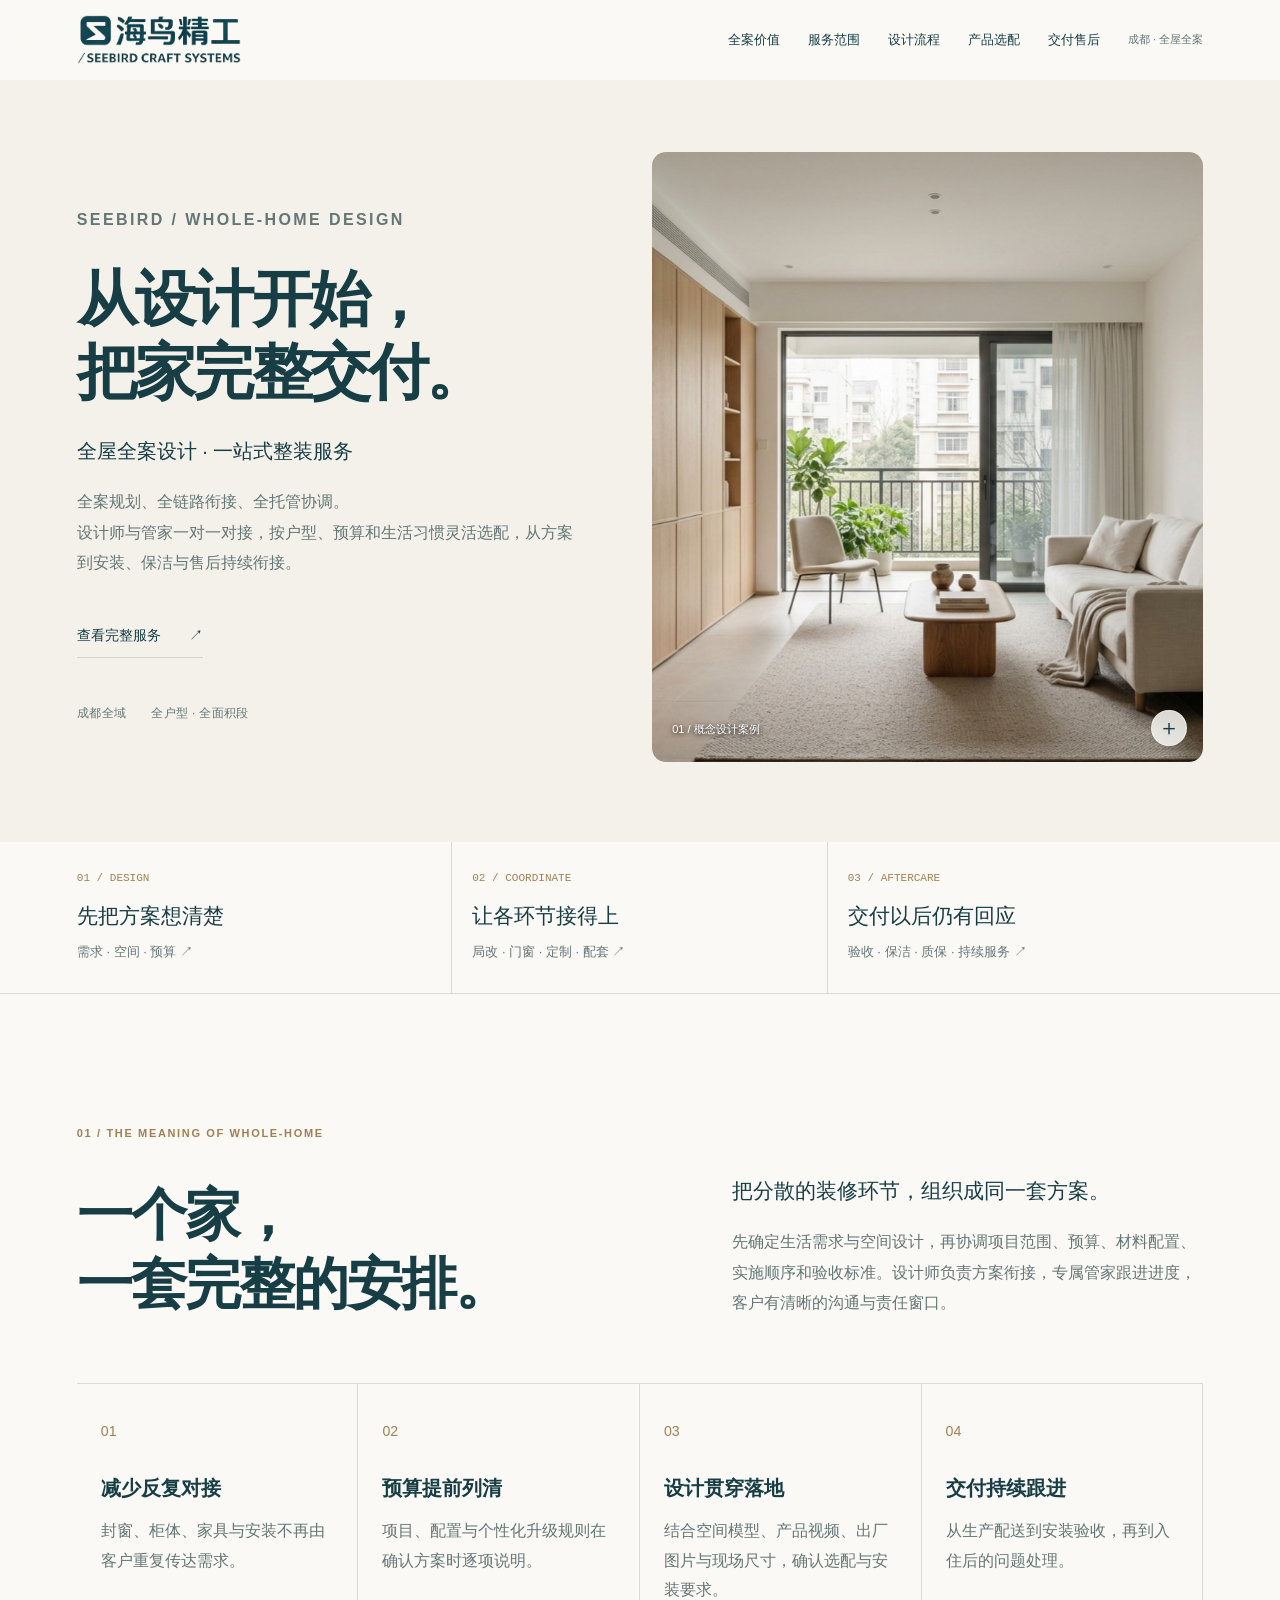
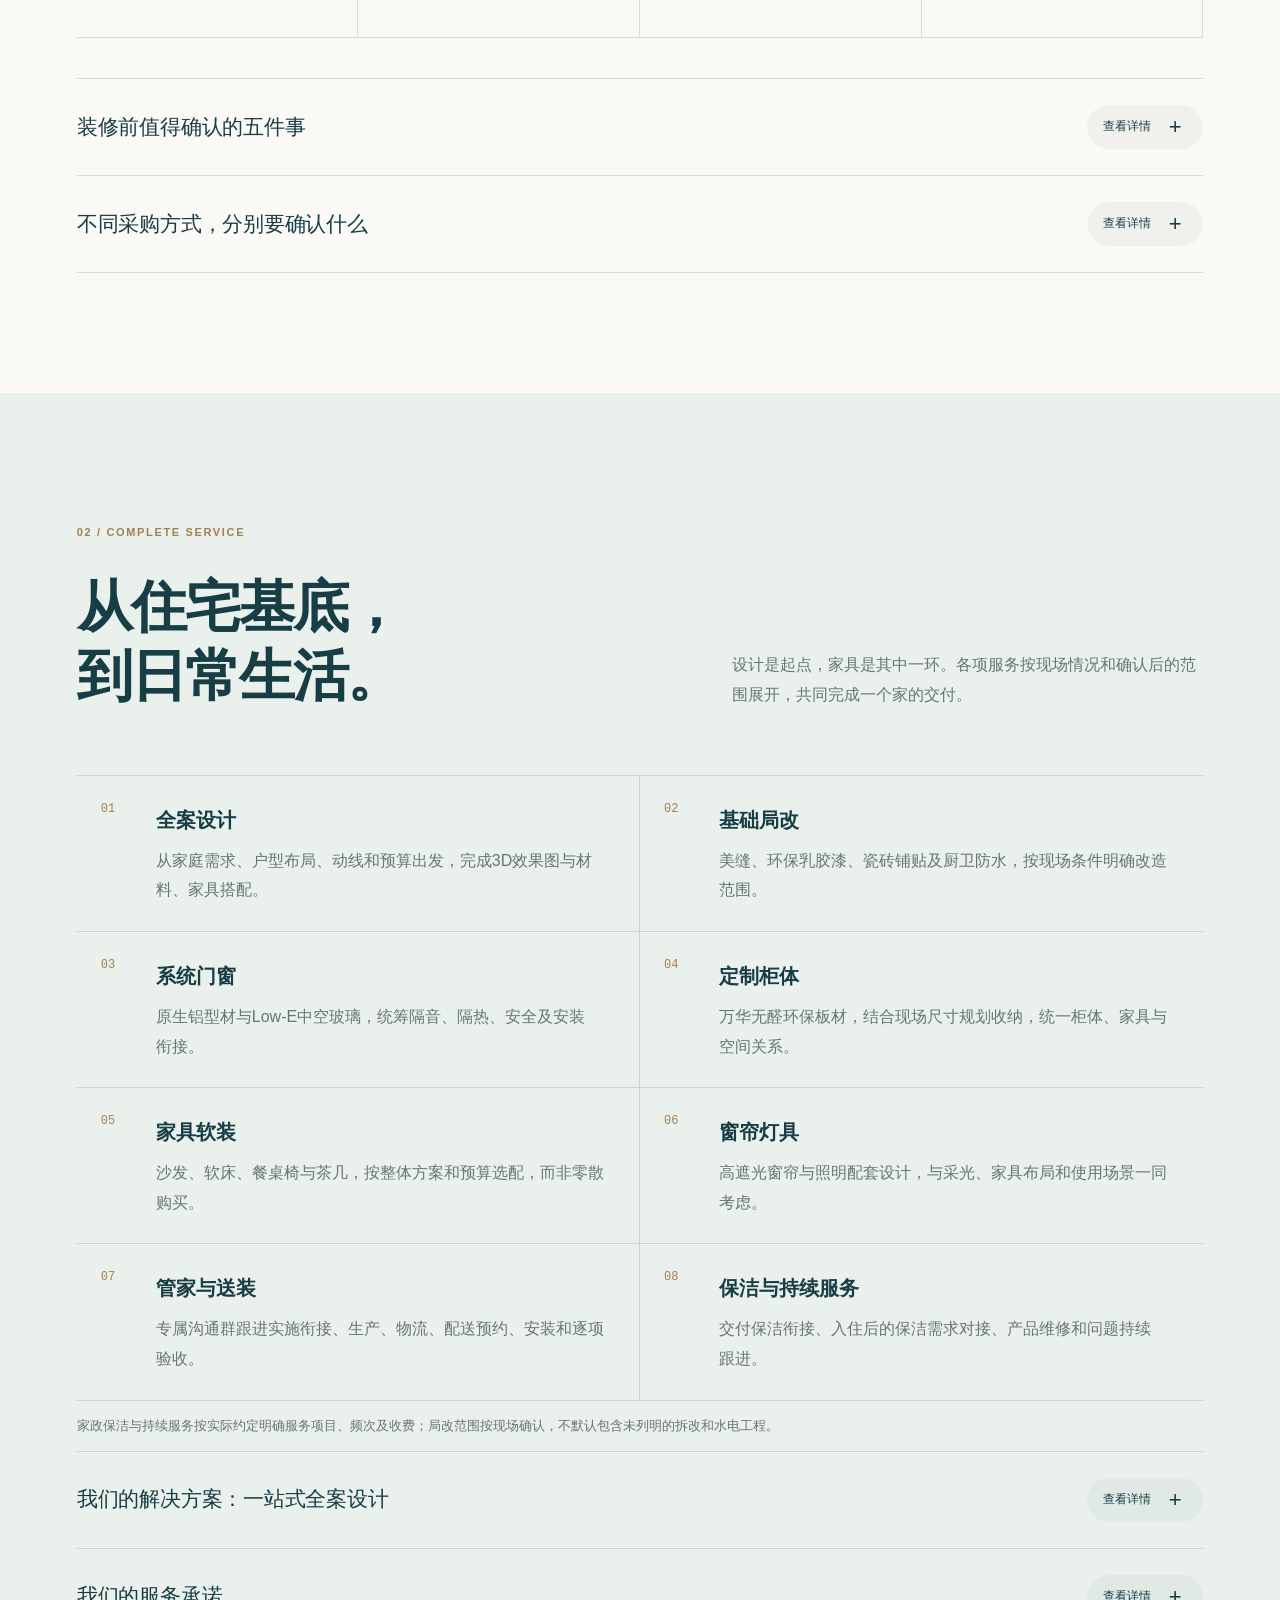
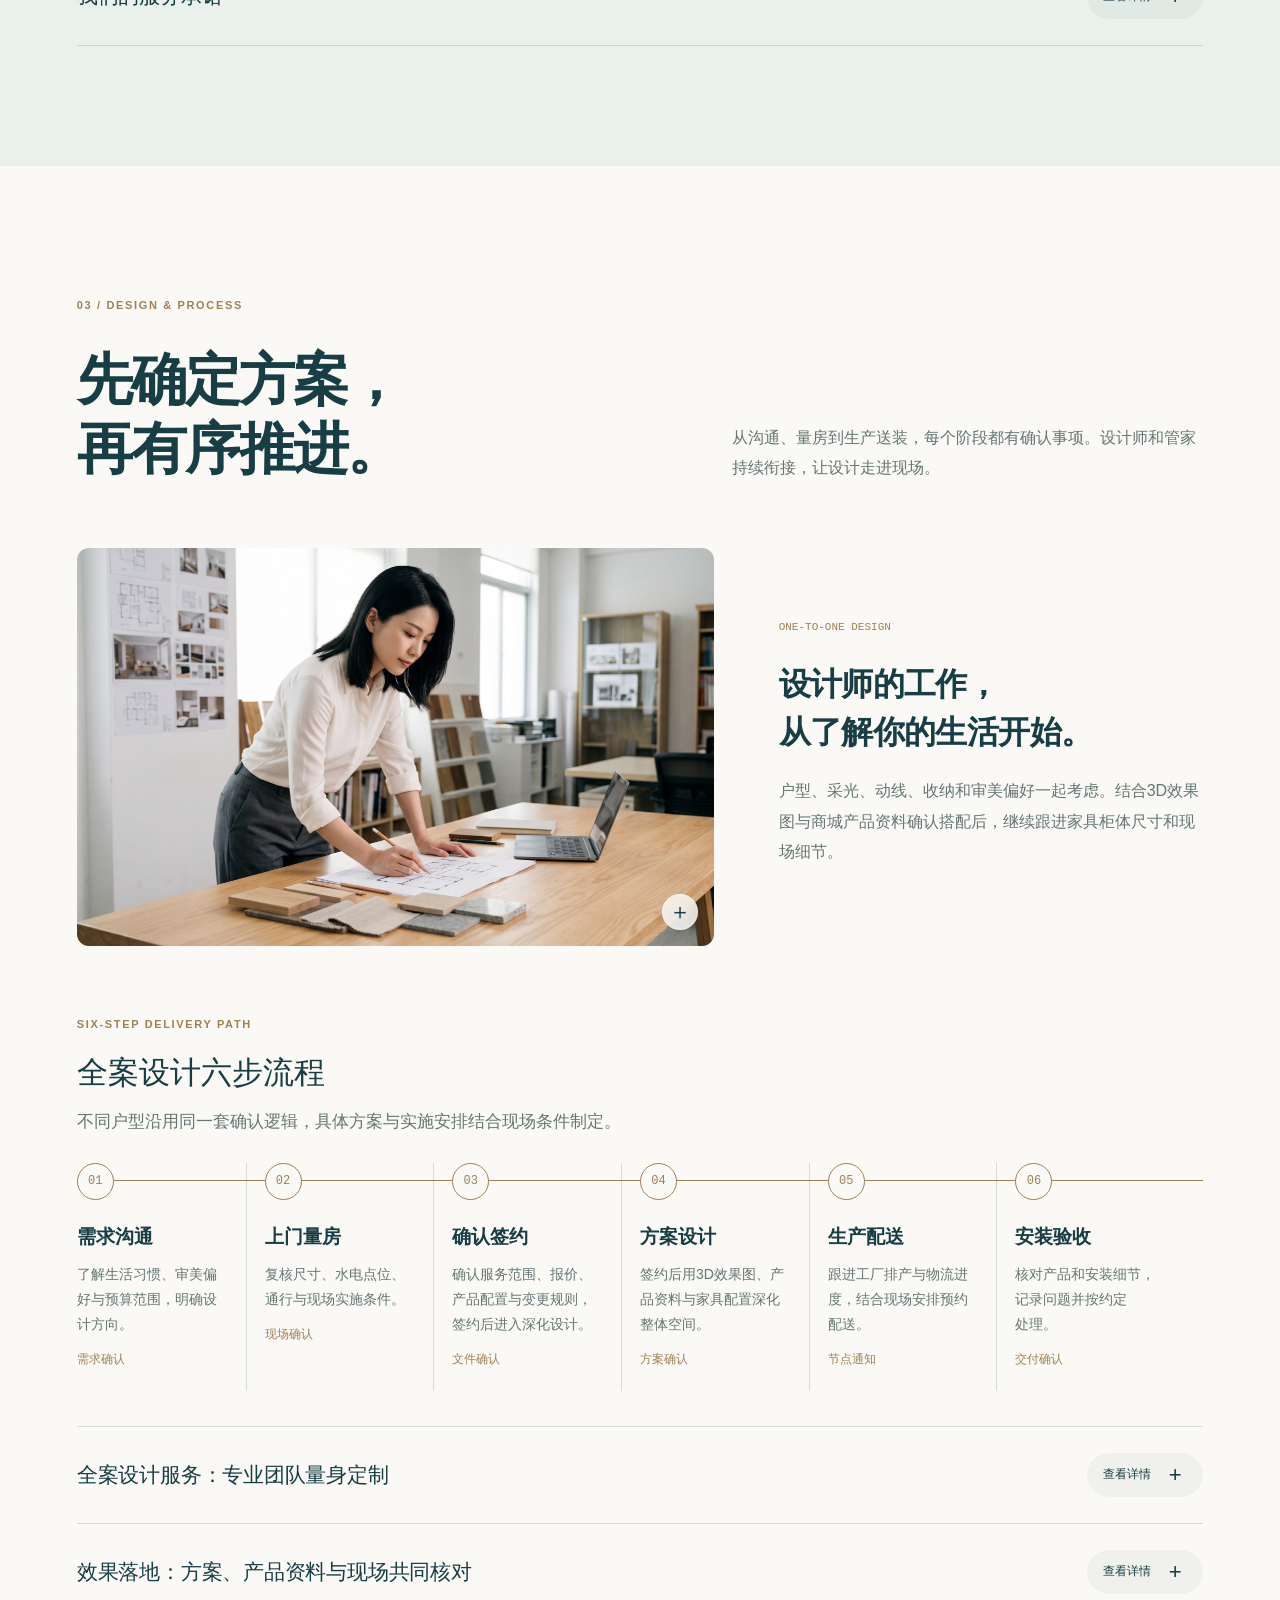
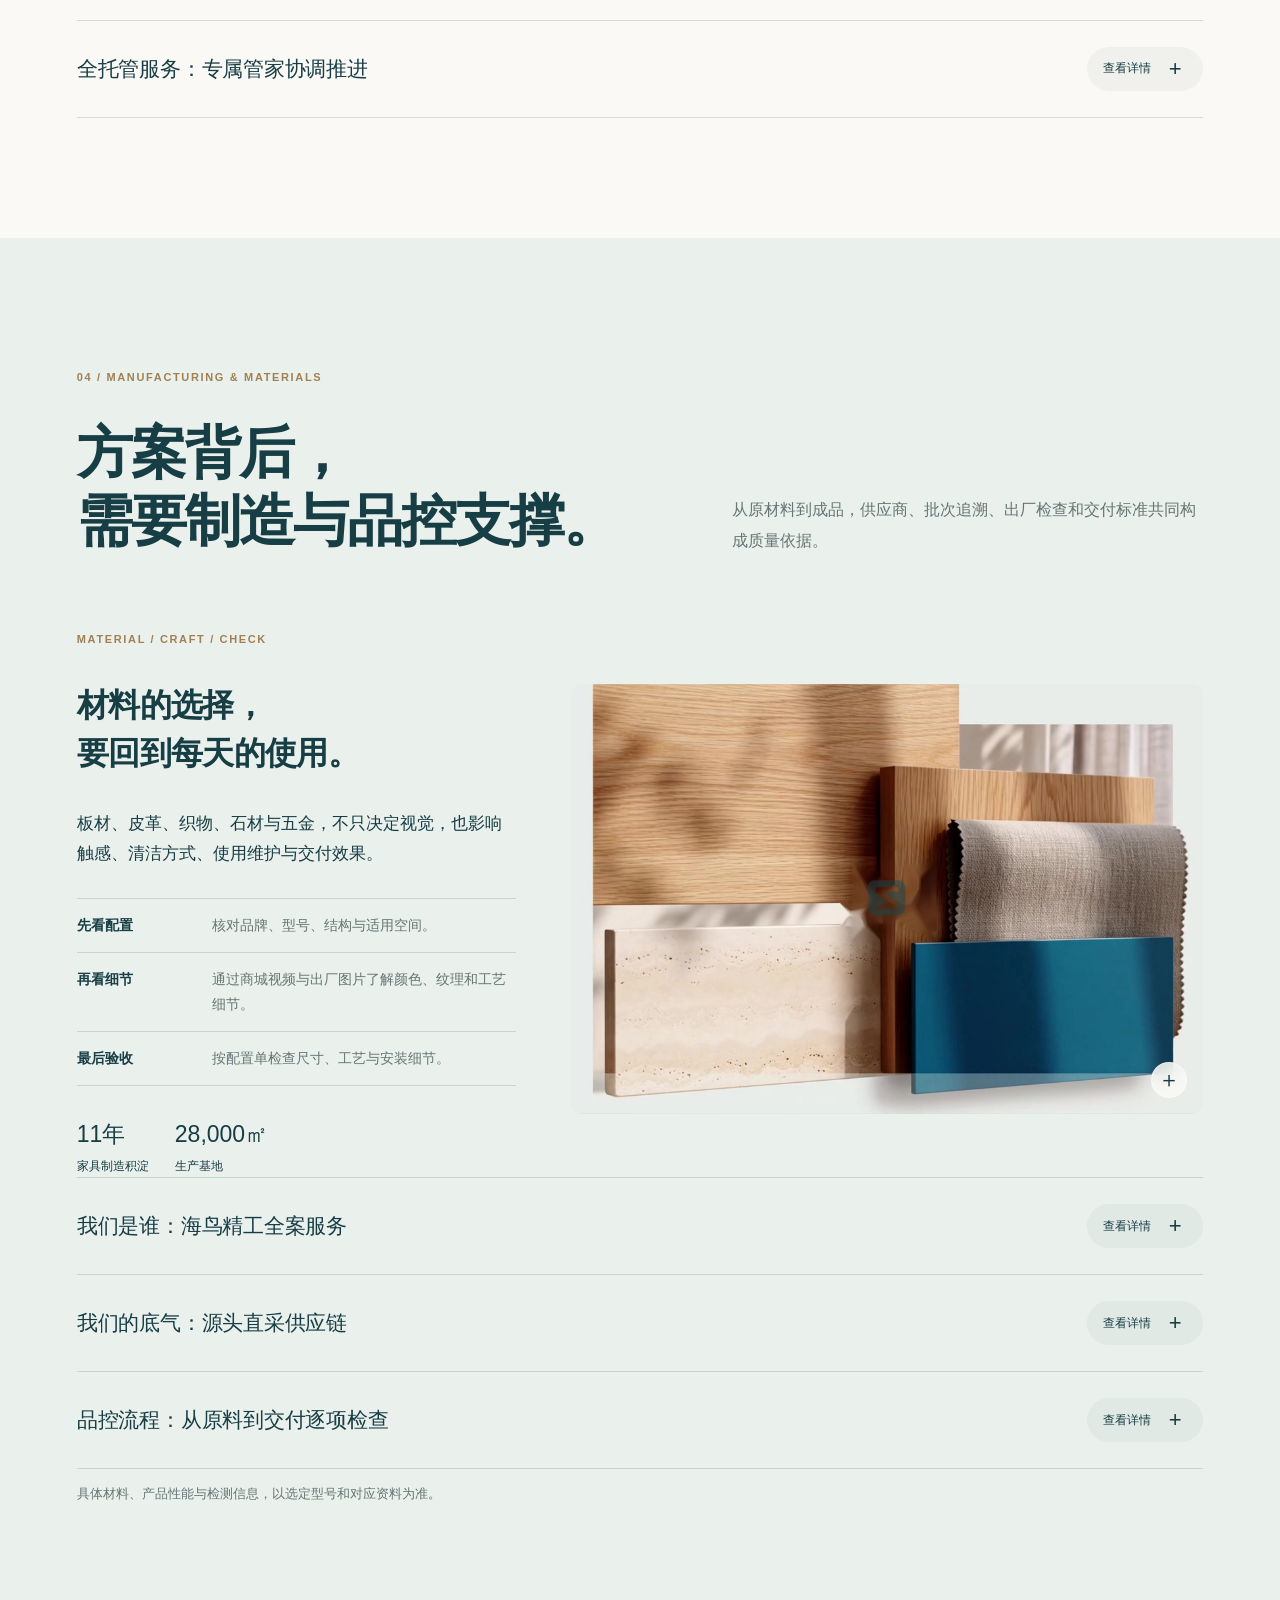
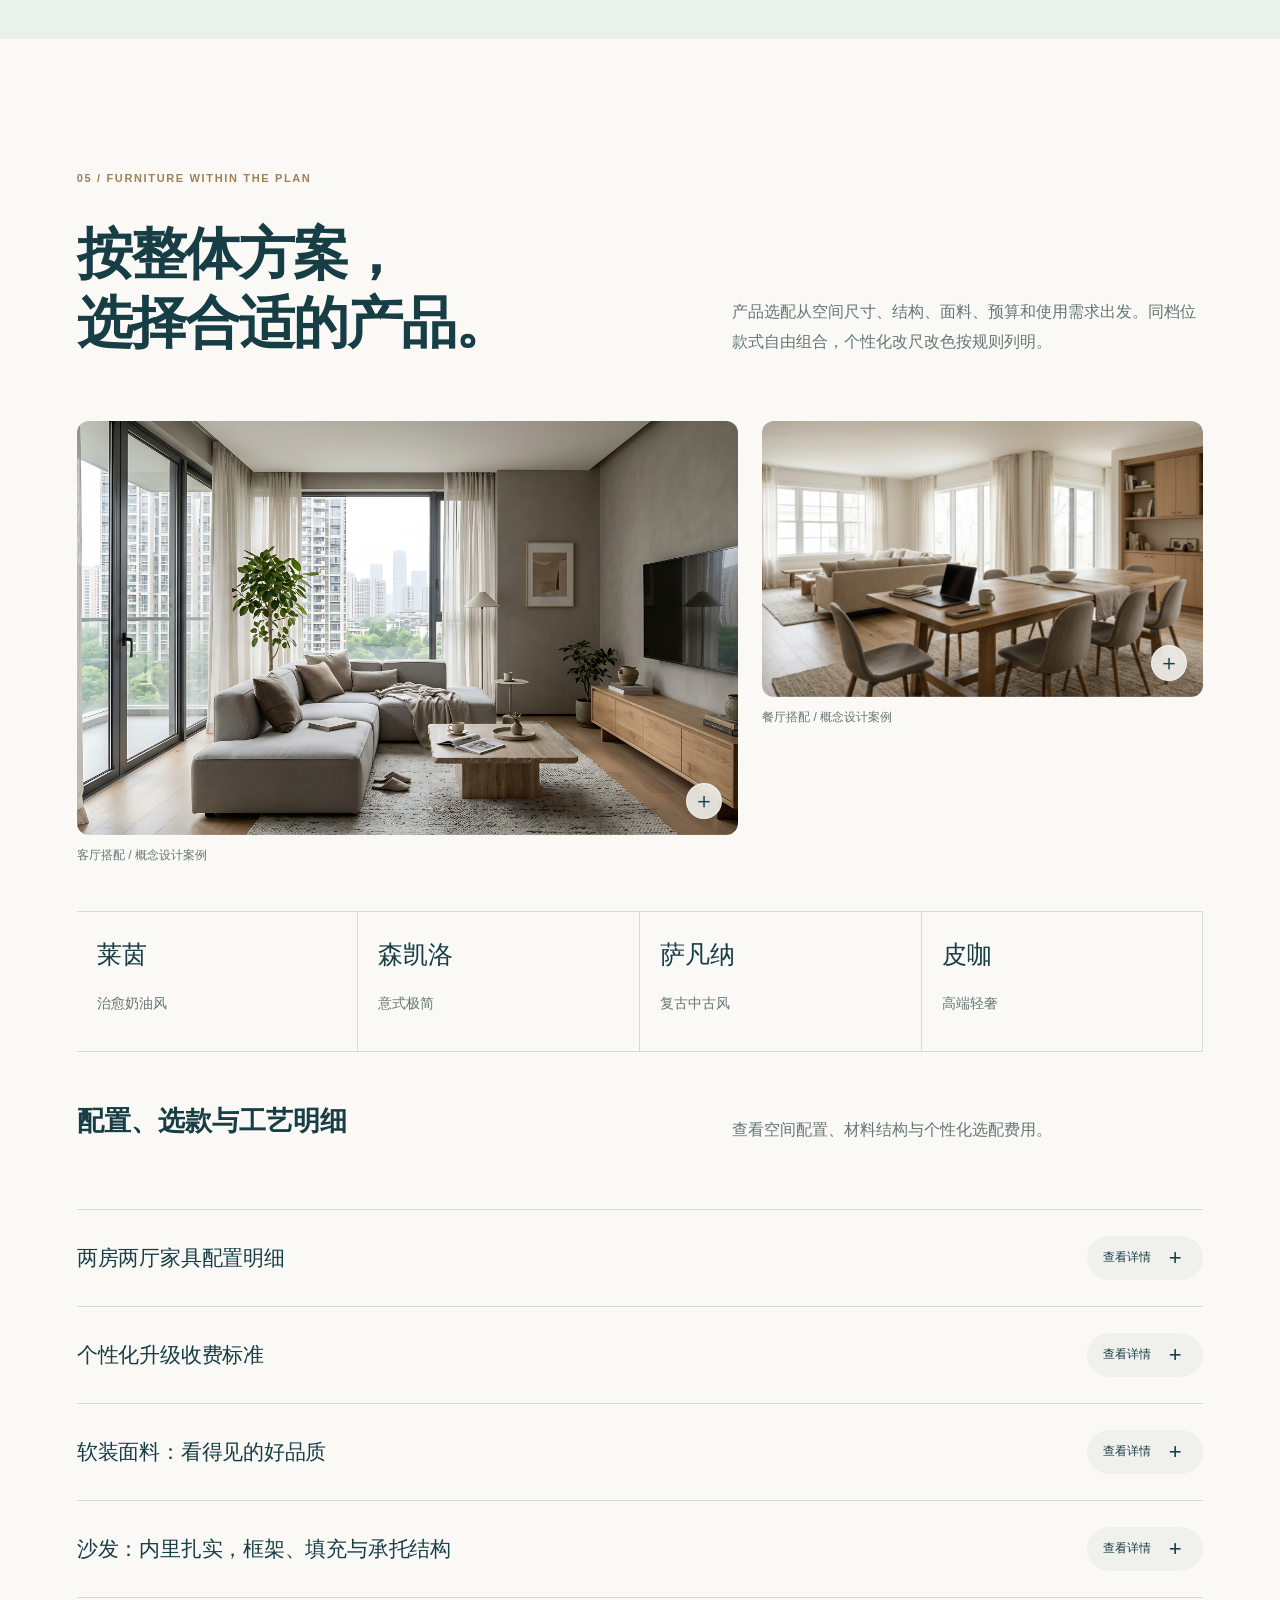
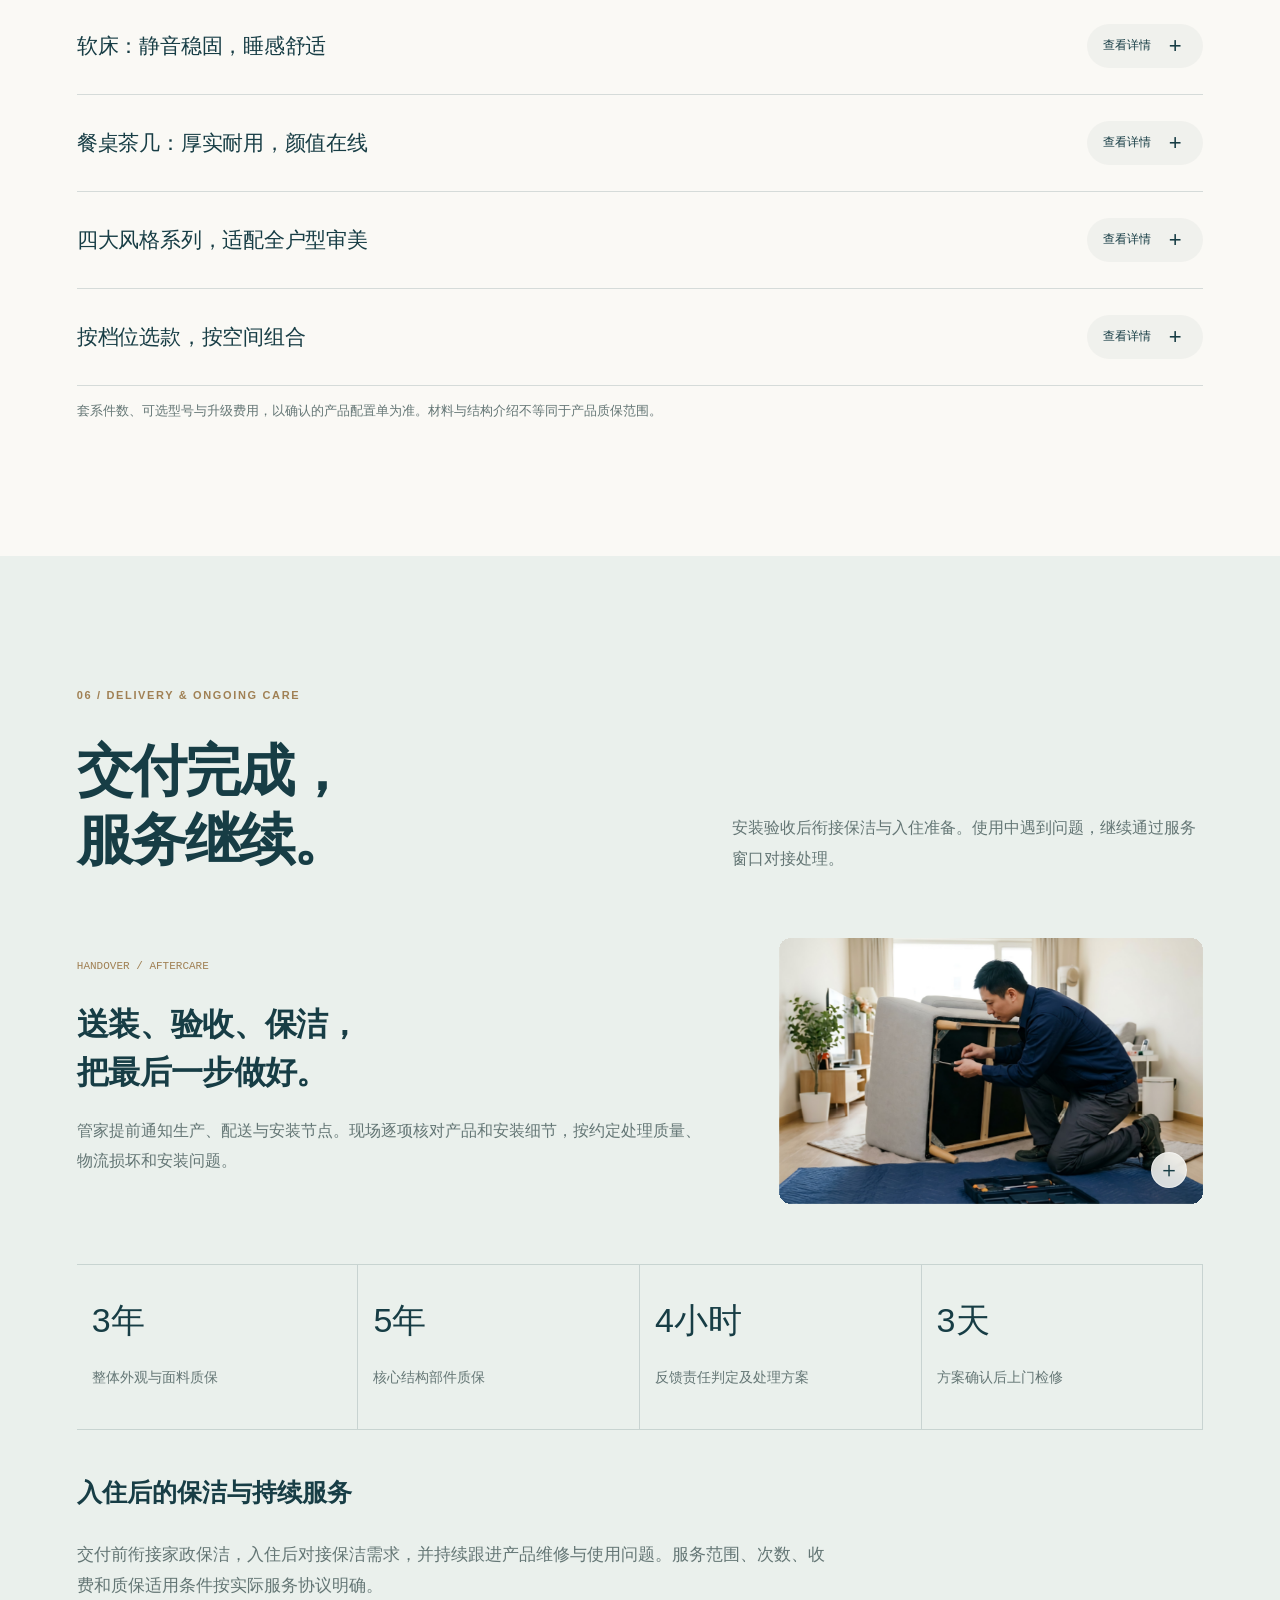
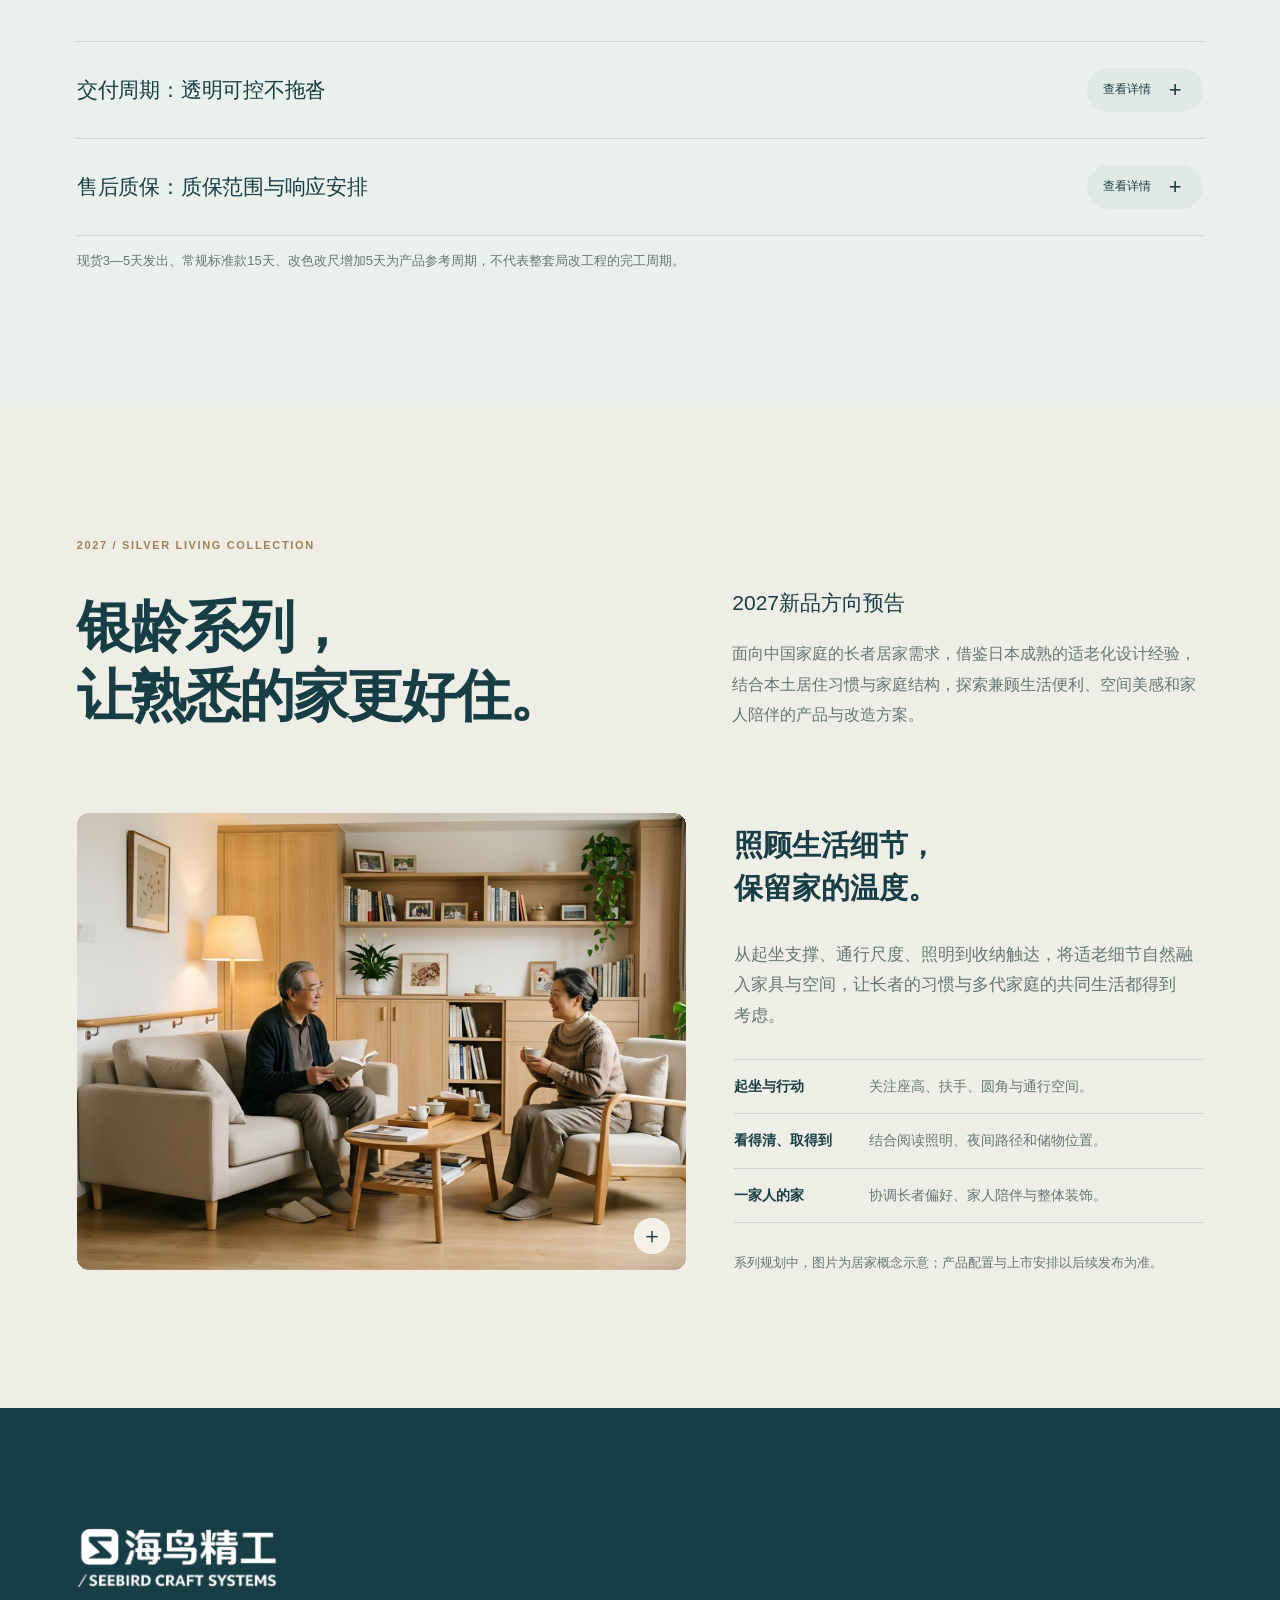
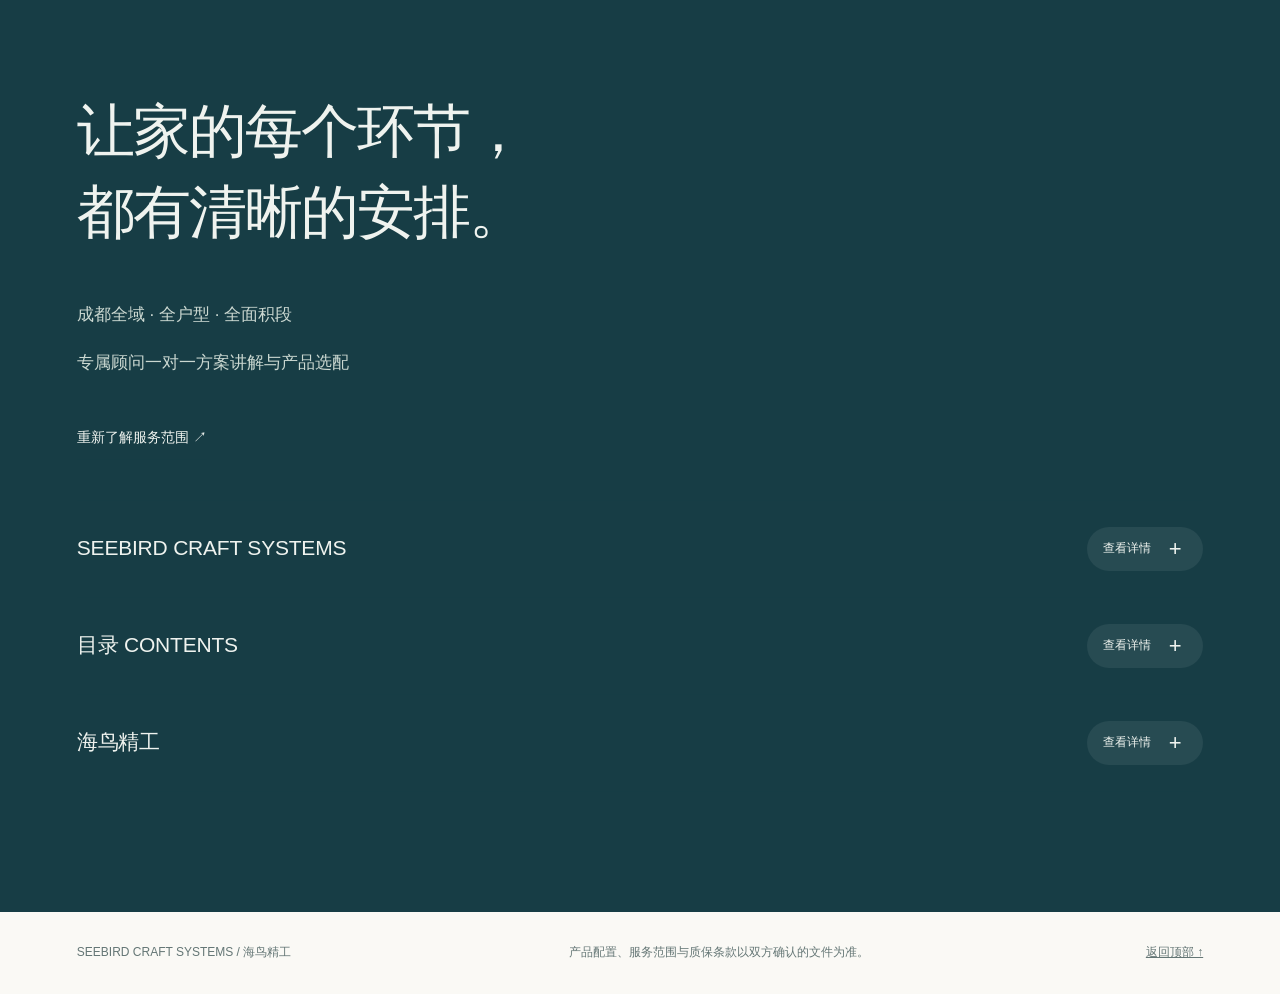
<file: index.html>
<!doctype html>
<html lang="zh-CN">
<head>
<meta charset="utf-8">
<meta name="viewport" content="width=device-width,initial-scale=1,viewport-fit=cover">
<meta name="description" content="海鸟精工一站式全案服务：设计、局改、门窗、定制、软装、窗帘灯具、安装保洁与持续服务。">
<title>海鸟精工｜一站式全案设计</title>
<script>if(window.matchMedia('(max-width: 900px)').matches){window.location.replace('mobile.html'+window.location.search+window.location.hash);}</script>
<link rel="stylesheet" href="site.css">
<link rel="stylesheet" href="refinement.css">
</head>
<body class="desktop">
<div class="progress">
<i>
</i>
</div>
<header>
<a class="logo" href="#top">
<img src="assets/new/logo.png" alt="海鸟精工 SEEBIRD CRAFT SYSTEMS">
</a>
<nav aria-label="章节导航">
<a href="#whole">全案价值</a>
<a href="#scope">服务范围</a>
<a href="#design">设计流程</a>
<a href="#products">产品选配</a>
<a href="#care">交付售后</a>
</nav>
<span class="header-label">成都 · 全屋全案</span>
</header>
<main id="top">
<section class="hero">
<div class="hero-copy">
<p class="eyebrow">SEEBIRD / WHOLE-HOME DESIGN</p>
<h1>从设计开始，<br>把家完整交付。</h1>
<p class="subtitle">全屋全案设计 · 一站式整装服务</p>
<p>全案规划、全链路衔接、全托管协调。<br>设计师与管家一对一对接，按户型、预算和生活习惯灵活选配，从方案到安装、保洁与售后持续衔接。</p>
<a class="link" href="#scope">查看完整服务 <span>↗</span>
</a>
<div class="hero-index">
<span>成都全域</span>
<span>全户型 · 全面积段</span>
</div>
</div>
<div class="hero-image">
<button class="photo" data-src="assets/new/hero.jpg">
<img loading="eager" fetchpriority="high" decoding="async" src="assets/new/hero.jpg" alt="概念设计案例：自然明亮的住宅客厅">
</button>
<span class="image-note">01 / 概念设计案例</span>
</div>
</section>
<div class="quick">
<a href="#design">
<small>01 / DESIGN</small>
<strong>先把方案想清楚</strong>
<span>需求 · 空间 · 预算 ↗</span>
</a>
<a href="#scope">
<small>02 / COORDINATE</small>
<strong>让各环节接得上</strong>
<span>局改 · 门窗 · 定制 · 配套 ↗</span>
</a>
<a href="#care">
<small>03 / AFTERCARE</small>
<strong>交付以后仍有回应</strong>
<span>验收 · 保洁 · 质保 · 持续服务 ↗</span>
</a>
</div>
<section id="whole" class="section">
<p class="eyebrow">01 / THE MEANING OF WHOLE-HOME</p>
<div class="heading">
<h2>一个家，<br>一套完整的安排。</h2>
<div>
<p class="lead">把分散的装修环节，组织成同一套方案。</p>
<p>先确定生活需求与空间设计，再协调项目范围、预算、材料配置、实施顺序和验收标准。设计师负责方案衔接，专属管家跟进进度，客户有清晰的沟通与责任窗口。</p>
</div>
</div>
<div class="reasons">
<article>
<small>01</small>
<h3>减少反复对接</h3>
<p>封窗、柜体、家具与安装不再由客户重复传达需求。</p>
</article>
<article>
<small>02</small>
<h3>预算提前列清</h3>
<p>项目、配置与个性化升级规则在确认方案时逐项说明。</p>
</article>
<article>
<small>03</small>
<h3>设计贯穿落地</h3>
<p>结合空间模型、产品视频、出厂图片与现场尺寸，确认选配与安装要求。</p>
</article>
<article>
<small>04</small>
<h3>交付持续跟进</h3>
<p>从生产配送到安装验收，再到入住后的问题处理。</p>
</article>
</div>
<div class="reading-details">
<details data-page="3">
<summary>
<span class="detail-title">装修前值得确认的五件事</span>
<span class="detail-action">
<span class="action-label">查看详情</span>
<span class="action-icon" aria-hidden="true">⌄</span>
</span>
</summary>
<div class="detail-body">
<div class="detail-grid" data-count="6">
<article class="detail-card">
<div class="detail-card-head">
<span class="detail-icon">
<svg viewBox="0 0 24 24" fill="none" stroke="currentColor" stroke-width="1.5" stroke-linecap="round" stroke-linejoin="round" aria-hidden="true">
<path d="M5 3h14v18H5zM8 9l2 2 5-5M8 15h8M8 18h6"/>
</svg>
</span>
<h4>装修前，先把沟通、预算、选材和交付责任明确下来。</h4>
</div>
<div class="detail-card-copy">
</div>
</article>
<article class="detail-card">
<div class="detail-card-head">
<span class="detail-icon">
<svg viewBox="0 0 24 24" fill="none" stroke="currentColor" stroke-width="1.5" stroke-linecap="round" stroke-linejoin="round" aria-hidden="true">
<path d="M4 7h16v14H4zM8 7V3h8v4M8 12h8M8 16h5"/>
</svg>
</span>
<h4>对接与分工</h4>
</div>
<div class="detail-card-copy">
<p>封窗、定制和家具涉及不同工序。统一沟通窗口，有助于减少重复确认，让尺寸、工期和责任分工接得上。</p>
</div>
</article>
<article class="detail-card">
<div class="detail-card-head">
<span class="detail-icon">
<svg viewBox="0 0 24 24" fill="none" stroke="currentColor" stroke-width="1.5" stroke-linecap="round" stroke-linejoin="round" aria-hidden="true">
<path d="M4 7h16v14H4zM8 7V3h8v4M8 12h8M8 16h5"/>
</svg>
</span>
<h4>预算与变更</h4>
</div>
<div class="detail-card-copy">
<p>先核对报价包含的项目、材料和数量。改尺、改色、追加项目等变更，应在执行前说明费用并取得确认。</p>
</div>
</article>
<article class="detail-card">
<div class="detail-card-head">
<span class="detail-icon">
<svg viewBox="0 0 24 24" fill="none" stroke="currentColor" stroke-width="1.5" stroke-linecap="round" stroke-linejoin="round" aria-hidden="true">
<path d="M4 20h16M5 16l1-5L16 1l5 5-10 10-6 1M14 3l5 5"/>
</svg>
</span>
<h4>设计服务范围</h4>
</div>
<div class="detail-card-copy">
<p>确认设计服务的工作内容、交付成果、调整方式和费用，让设计投入对应到实际需求。</p>
</div>
</article>
<article class="detail-card">
<div class="detail-card-head">
<span class="detail-icon">
<svg viewBox="0 0 24 24" fill="none" stroke="currentColor" stroke-width="1.5" stroke-linecap="round" stroke-linejoin="round" aria-hidden="true">
<path d="M5 3h14v18H5zM8 9l2 2 5-5M8 15h8M8 18h6"/>
</svg>
</span>
<h4>选材与验收</h4>
</div>
<div class="detail-card-copy">
<p>选材时核对品牌、型号与规格资料，施工和安装时明确检查项目；交付时留存验收记录和售后联系方式。</p>
</div>
</article>
<article class="detail-card">
<div class="detail-card-head">
<span class="detail-icon">
<svg viewBox="0 0 24 24" fill="none" stroke="currentColor" stroke-width="1.5" stroke-linecap="round" stroke-linejoin="round" aria-hidden="true">
<path d="M4 20h16M5 16l1-5L16 1l5 5-10 10-6 1M14 3l5 5"/>
</svg>
</span>
<h4>设计与产品配置核对</h4>
</div>
<div class="detail-card-copy">
<p>效果图用于讨论布局与搭配，专属产品商城提供视频、出厂图片与规格资料。结合现场尺寸复核，将选定型号、颜色和尺寸写入配置清单。</p>
</div>
</article>
</div>
</div>
</details>
<details data-page="23">
<summary>
<span class="detail-title">不同采购方式，分别要确认什么</span>
<span class="detail-action">
<span class="action-label">查看详情</span>
<span class="action-icon" aria-hidden="true">⌄</span>
</span>
</summary>
<div class="detail-body">
<div class="detail-grid" data-count="3">
<article class="detail-card">
<div class="detail-card-head">
<span class="detail-icon">
<svg viewBox="0 0 24 24" fill="none" stroke="currentColor" stroke-width="1.5" stroke-linecap="round" stroke-linejoin="round" aria-hidden="true">
<path d="M4 7h16v14H4zM8 7V3h8v4M8 12h8M8 16h5"/>
</svg>
</span>
<h4>自己零散采购</h4>
</div>
<div class="detail-card-copy">
<p>自行采购时，需要汇总材料、人工、运输与安装费用，并预留变更空间。</p>
<p>由客户分别安排供应商时，需要协调到货顺序、现场条件和施工进度。</p>
<p>签约时分别记录各供应商的质保范围、责任边界和服务联系方式。</p>
</div>
</article>
<article class="detail-card">
<div class="detail-card-head">
<span class="detail-icon">
<svg viewBox="0 0 24 24" fill="none" stroke="currentColor" stroke-width="1.5" stroke-linecap="round" stroke-linejoin="round" aria-hidden="true">
<path d="M4 7h16v14H4zM8 7V3h8v4M8 12h8M8 16h5"/>
</svg>
</span>
<h4>委托装修服务</h4>
</div>
<div class="detail-card-copy">
<p>委托服务时，先核对设计、施工、主材与软装是否包含在报价内，再了解增减项的确认方式。</p>
<p>施工与材料标准、项目分工及履约安排，应在签约前逐项核对。</p>
<p>了解设计方案、产品配置与现场施工之间如何衔接，以及出现差异后的处理流程。</p>
</div>
</article>
<article class="detail-card">
<div class="detail-card-head">
<span class="detail-icon">
<svg viewBox="0 0 24 24" fill="none" stroke="currentColor" stroke-width="1.5" stroke-linecap="round" stroke-linejoin="round" aria-hidden="true">
<path d="M4 20h16M5 16l1-5L16 1l5 5-10 10-6 1M14 3l5 5"/>
</svg>
</span>
<h4>海鸟精工 · 全案设计</h4>
</div>
<div class="detail-card-copy">
<p>海鸟精工按确认方案列明项目、产品配置和变更规则，便于客户逐项核对预算。</p>
<p>设计师衔接空间方案与选配，专属管家协调施工、生产和送装节点，减少客户在不同环节之间反复沟通。</p>
<p>通过材料确认、出厂检查和安装验收落实交付要求。产品外观与面料、核心结构分别说明质保范围，售后有明确的对接窗口。</p>
</div>
</article>
</div>
</div>
</details>
</div>
</section>
<section id="scope" class="section soft">
<p class="eyebrow">02 / COMPLETE SERVICE</p>
<div class="heading">
<h2>从住宅基底，<br>到日常生活。</h2>
<p>设计是起点，家具是其中一环。各项服务按现场情况和确认后的范围展开，共同完成一个家的交付。</p>
</div>
<div class="services">
<article>
<span>01</span>
<div>
<h3>全案设计</h3>
<p>从家庭需求、户型布局、动线和预算出发，完成3D效果图与材料、家具搭配。</p>
</div>
</article>
<article>
<span>02</span>
<div>
<h3>基础局改</h3>
<p>美缝、环保乳胶漆、瓷砖铺贴及厨卫防水，按现场条件明确改造范围。</p>
</div>
</article>
<article>
<span>03</span>
<div>
<h3>系统门窗</h3>
<p>原生铝型材与Low-E中空玻璃，统筹隔音、隔热、安全及安装衔接。</p>
</div>
</article>
<article>
<span>04</span>
<div>
<h3>定制柜体</h3>
<p>万华无醛环保板材，结合现场尺寸规划收纳，统一柜体、家具与空间关系。</p>
</div>
</article>
<article>
<span>05</span>
<div>
<h3>家具软装</h3>
<p>沙发、软床、餐桌椅与茶几，按整体方案和预算选配，而非零散购买。</p>
</div>
</article>
<article>
<span>06</span>
<div>
<h3>窗帘灯具</h3>
<p>高遮光窗帘与照明配套设计，与采光、家具布局和使用场景一同考虑。</p>
</div>
</article>
<article>
<span>07</span>
<div>
<h3>管家与送装</h3>
<p>专属沟通群跟进实施衔接、生产、物流、配送预约、安装和逐项验收。</p>
</div>
</article>
<article>
<span>08</span>
<div>
<h3>保洁与持续服务</h3>
<p>交付保洁衔接、入住后的保洁需求对接、产品维修和问题持续跟进。</p>
</div>
</article>
</div>
<p class="fine">家政保洁与持续服务按实际约定明确服务项目、频次及收费；局改范围按现场确认，不默认包含未列明的拆改和水电工程。</p>
<details data-page="5">
<summary>
<span class="detail-title">我们的解决方案：一站式全案设计</span>
<span class="detail-action">
<span class="action-label">查看详情</span>
<span class="action-icon" aria-hidden="true">⌄</span>
</span>
</summary>
<div class="detail-body">
<p>把设计、局改、门窗、柜体与家具配套放在同一套计划中，先确认范围与预算，再按节点推进。</p>
<div class="detail-grid" data-count="6">
<article class="detail-card">
<div class="detail-card-head">
<span class="detail-icon">
<svg viewBox="0 0 24 24" fill="none" stroke="currentColor" stroke-width="1.5" stroke-linecap="round" stroke-linejoin="round" aria-hidden="true">
<path d="M4 7h16v14H4zM8 7V3h8v4M8 12h8M8 16h5"/>
</svg>
</span>
<h4>基础局改 · 焕新基底</h4>
</div>
<div class="detail-card-copy">
<p>涵盖美缝、环保乳胶漆、瓷砖铺贴及厨卫防水工程，从源头筑牢家装品质基础。</p>
</div>
</article>
<article class="detail-card">
<div class="detail-card-head">
<span class="detail-icon">
<svg viewBox="0 0 24 24" fill="none" stroke="currentColor" stroke-width="1.5" stroke-linecap="round" stroke-linejoin="round" aria-hidden="true">
<path d="M4 7h16v14H4zM8 7V3h8v4M8 12h8M8 16h5"/>
</svg>
</span>
<h4>系统门窗 · 静谧安全</h4>
</div>
<div class="detail-card-copy">
<p>甄选原生铝型材搭配加厚Low-E中空玻璃，隔音隔热、防风抗压，兼顾节能与安全。</p>
</div>
</article>
<article class="detail-card">
<div class="detail-card-head">
<span class="detail-icon">
<svg viewBox="0 0 24 24" fill="none" stroke="currentColor" stroke-width="1.5" stroke-linecap="round" stroke-linejoin="round" aria-hidden="true">
<path d="M2 11L12 2l10 9M5 9v12h14V9M9 21v-7h6v7"/>
</svg>
</span>
<h4>定制柜体 · 环保收纳</h4>
</div>
<div class="detail-card-copy">
<p>采用万华无醛环保板材，依据户型量身定制，合理规划空间，收纳与美观兼得。</p>
</div>
</article>
<article class="detail-card">
<div class="detail-card-head">
<span class="detail-icon">
<svg viewBox="0 0 24 24" fill="none" stroke="currentColor" stroke-width="1.5" stroke-linecap="round" stroke-linejoin="round" aria-hidden="true">
<path d="M4 7h16v14H4zM8 7V3h8v4M8 12h8M8 16h5"/>
</svg>
</span>
<h4>软装家具 · 全屋配齐</h4>
</div>
<div class="detail-card-copy">
<p>沙发、软床、餐桌椅等核心家具一站式配齐，结合尺寸、预算和风格选配。</p>
</div>
</article>
<article class="detail-card">
<div class="detail-card-head">
<span class="detail-icon">
<svg viewBox="0 0 24 24" fill="none" stroke="currentColor" stroke-width="1.5" stroke-linecap="round" stroke-linejoin="round" aria-hidden="true">
<path d="M4 7h16v14H4zM8 7V3h8v4M8 12h8M8 16h5"/>
</svg>
</span>
<h4>窗帘灯具 · 细节点睛</h4>
</div>
<div class="detail-card-copy">
<p>结合采光、遮光和夜间使用需求，安排窗帘与灯具配套，使光线与空间布局相互配合。</p>
</div>
</article>
<article class="detail-card">
<div class="detail-card-head">
<span class="detail-icon">
<svg viewBox="0 0 24 24" fill="none" stroke="currentColor" stroke-width="1.5" stroke-linecap="round" stroke-linejoin="round" aria-hidden="true">
<path d="M4 7h16v14H4zM8 7V3h8v4M8 12h8M8 16h5"/>
</svg>
</span>
<h4>专属管家 · 全程协调</h4>
</div>
<div class="detail-card-copy">
<p>签约后由专属管家跟进量房、排产、配送与验收，涉及方案、费用和材料变更时与客户确认。</p>
<p>服务按确认的范围组织实施。需要设计与现场共同配合的事项，由设计师和管家衔接。</p>
</div>
</article>
</div>
</div>
</details>
<details data-page="8">
<summary>
<span class="detail-title">我们的服务承诺</span>
<span class="detail-action">
<span class="action-label">查看详情</span>
<span class="action-icon" aria-hidden="true">⌄</span>
</span>
</summary>
<div class="detail-body">
<div class="detail-grid" data-count="5">
<article class="detail-card">
<div class="detail-card-head">
<span class="detail-icon">
<svg viewBox="0 0 24 24" fill="none" stroke="currentColor" stroke-width="1.5" stroke-linecap="round" stroke-linejoin="round" aria-hidden="true">
<path d="M5 3h14v18H5zM8 9l2 2 5-5M8 15h8M8 18h6"/>
</svg>
</span>
<h4>报价、沟通、选配与质保，签约前逐项说明</h4>
</div>
<div class="detail-card-copy">
</div>
</article>
<article class="detail-card">
<div class="detail-card-head">
<span class="detail-icon">
<svg viewBox="0 0 24 24" fill="none" stroke="currentColor" stroke-width="1.5" stroke-linecap="round" stroke-linejoin="round" aria-hidden="true">
<path d="M4 7h16v14H4zM8 7V3h8v4M8 12h8M8 16h5"/>
</svg>
</span>
<h4>项目明细与报价</h4>
</div>
<div class="detail-card-copy">
<p>方案确认后列明报价、产品配置和服务范围。客户提出调整时，先确认费用与工期变化，再安排执行。</p>
</div>
</article>
<article class="detail-card">
<div class="detail-card-head">
<span class="detail-icon">
<svg viewBox="0 0 24 24" fill="none" stroke="currentColor" stroke-width="1.5" stroke-linecap="round" stroke-linejoin="round" aria-hidden="true">
<path d="M4 7h16v14H4zM8 7V3h8v4M8 12h8M8 16h5"/>
</svg>
</span>
<h4>专属管家一对一</h4>
</div>
<div class="detail-card-copy">
<p>签约后建立服务沟通群，由专属管家对接需求与进度，协调量房、生产、配送和验收。</p>
</div>
</article>
<article class="detail-card">
<div class="detail-card-head">
<span class="detail-icon">
<svg viewBox="0 0 24 24" fill="none" stroke="currentColor" stroke-width="1.5" stroke-linecap="round" stroke-linejoin="round" aria-hidden="true">
<path d="M4 20h16M5 16l1-5L16 1l5 5-10 10-6 1M14 3l5 5"/>
</svg>
</span>
<h4>款式自由任选</h4>
</div>
<div class="detail-card-copy">
<p>按选定档位的产品清单选款，支持颜色与尺寸调整。涉及升级或定制的费用，在配置单中单独列明。</p>
</div>
</article>
<article class="detail-card">
<div class="detail-card-head">
<span class="detail-icon">
<svg viewBox="0 0 24 24" fill="none" stroke="currentColor" stroke-width="1.5" stroke-linecap="round" stroke-linejoin="round" aria-hidden="true">
<path d="M5 3h14v18H5zM8 9l2 2 5-5M8 15h8M8 18h6"/>
</svg>
</span>
<h4>产品质保与服务响应</h4>
</div>
<div class="detail-card-copy">
<p>产品外观与面料提供<strong>3年</strong>质保，核心结构部件提供<strong>5年</strong>质保。问题反馈与上门检修按售后流程安排，适用条件在服务协议中明确。</p>
</div>
</article>
</div>
</div>
</details>
</section>
<section id="design" class="section">
<p class="eyebrow">03 / DESIGN & PROCESS</p>
<div class="heading">
<h2>先确定方案，<br>再有序推进。</h2>
<p>从沟通、量房到生产送装，每个阶段都有确认事项。设计师和管家持续衔接，让设计走进现场。</p>
</div>
<div class="feature">
<button class="photo" data-src="assets/new/designer.png">
<img loading="lazy" src="assets/new/designer.png" alt="设计沟通场景示意">
</button>
<div>
<small>ONE-TO-ONE DESIGN</small>
<h3>设计师的工作，<br>从了解你的生活开始。</h3>
<p>户型、采光、动线、收纳和审美偏好一起考虑。结合3D效果图与商城产品资料确认搭配后，继续跟进家具柜体尺寸和现场细节。</p>

</div>
</div>
<div class="process-head">
<p class="eyebrow">SIX-STEP DELIVERY PATH</p>
<h3>全案设计六步流程</h3>
<p>不同户型沿用同一套确认逻辑，具体方案与实施安排结合现场条件制定。</p>
</div>
<ol class="steps process-axis">
<li>
<h3>需求沟通</h3>
<p>了解生活习惯、审美偏好与预算范围，明确设计方向。</p>
<small>需求确认</small>
</li>
<li>
<h3>上门量房</h3>
<p>复核尺寸、水电点位、通行与现场实施条件。</p>
<small>现场确认</small>
</li>
<li>
<h3>确认签约</h3>
<p>确认服务范围、报价、产品配置与变更规则，签约后进入深化设计。</p>
<small>文件确认</small>
</li>
<li>
<h3>方案设计</h3>
<p>签约后用3D效果图、产品资料与家具配置深化整体空间。</p>
<small>方案确认</small>
</li>
<li>
<h3>生产配送</h3>
<p>跟进工厂排产与物流进度，结合现场安排预约配送。</p>
<small>节点通知</small>
</li>
<li>
<h3>安装验收</h3>
<p>核对产品和安装细节，记录问题并按约定处理。</p>
<small>交付确认</small>
</li>
</ol>

<details data-page="17">
<summary>
<span class="detail-title">全案设计服务：专业团队量身定制</span>
<span class="detail-action">
<span class="action-label">查看详情</span>
<span class="action-icon" aria-hidden="true">⌄</span>
</span>
</summary>
<div class="detail-body">
<p>设计师从生活方式与审美偏好出发，衔接空间布局、收纳与软装搭配，形成可讨论、可确认的整体方案。</p>
<div class="detail-grid" data-count="1">
<article class="detail-card">
<div class="detail-card-head">
<span class="detail-icon">
<svg viewBox="0 0 24 24" fill="none" stroke="currentColor" stroke-width="1.5" stroke-linecap="round" stroke-linejoin="round" aria-hidden="true">
<path d="M4 20h16M5 16l1-5L16 1l5 5-10 10-6 1M14 3l5 5"/>
</svg>
</span>
<h4>专属设计团队</h4>
</div>
<div class="detail-card-copy">
<p>设计团队结合户型结构、采光通风、空间动线与收纳需求展开设计，依据量房结果调整布局。</p>
<p class="detail-support">1v1全程跟踪</p>
<p>由对接设计师持续跟进需求、方案和现场核对，保留已确认的布局、材料与搭配记录，减少反复转述。</p>
<p class="detail-support">3D效果图预览</p>
<p>专业3D建模渲染，开工前即可看到未来家的完整效果。支持方案反复调整优化，确认空间布局、材料与搭配后，再推进实施。</p>
</div>
</article>
</div>
</div>
</details>
<details data-page="18">
<summary>
<span class="detail-title">效果落地：方案、产品资料与现场共同核对</span>
<span class="detail-action">
<span class="action-label">查看详情</span>
<span class="action-icon" aria-hidden="true">⌄</span>
</span>
</summary>
<div class="detail-body">
<div class="detail-grid" data-count="5">
<article class="detail-card">
<div class="detail-card-head">
<span class="detail-icon">
<svg viewBox="0 0 24 24" fill="none" stroke="currentColor" stroke-width="1.5" stroke-linecap="round" stroke-linejoin="round" aria-hidden="true">
<path d="M4 20h16M5 16l1-5L16 1l5 5-10 10-6 1M14 3l5 5"/>
</svg>
</span>
<h4>模型与尺寸复核</h4>
</div>
<div class="detail-card-copy">
<p>以家具和柜体的实际规格建立模型，结合现场尺寸检查摆放、通行与使用空间。下单前再次确认关键尺寸。</p>
</div>
</article>
<article class="detail-card">
<div class="detail-card-head">
<span class="detail-icon">
<svg viewBox="0 0 24 24" fill="none" stroke="currentColor" stroke-width="1.5" stroke-linecap="round" stroke-linejoin="round" aria-hidden="true">
<path d="M4 20h16M5 16l1-5L16 1l5 5-10 10-6 1M14 3l5 5"/>
</svg>
</span>
<h4>材质与颜色确认</h4>
</div>
<div class="detail-card-copy">
<p>效果图用于讨论整体关系，产品视频与出厂图片用于了解面料、颜色和细节。选定的材质与色号记录在配置清单中，交付时据此核对。</p>
</div>
</article>
<article class="detail-card">
<div class="detail-card-head">
<span class="detail-icon">
<svg viewBox="0 0 24 24" fill="none" stroke="currentColor" stroke-width="1.5" stroke-linecap="round" stroke-linejoin="round" aria-hidden="true">
<path d="M4 7h16v14H4zM8 7V3h8v4M8 12h8M8 16h5"/>
</svg>
</span>
<h4>产品资料核对</h4>
</div>
<div class="detail-card-copy">
<p>选款时结合专属产品商城中的视频、出厂图片和规格资料核对材质、工艺与尺寸，确认后写入配置单。</p>
</div>
</article>
<article class="detail-card">
<div class="detail-card-head">
<span class="detail-icon">
<svg viewBox="0 0 24 24" fill="none" stroke="currentColor" stroke-width="1.5" stroke-linecap="round" stroke-linejoin="round" aria-hidden="true">
<path d="M4 20h16M5 16l1-5L16 1l5 5-10 10-6 1M14 3l5 5"/>
</svg>
</span>
<h4>设计师全程跟进</h4>
</div>
<div class="detail-card-copy">
<p>设计师衔接方案与现场，重点核对家具尺寸、柜体位置、材料搭配和安装细节，发现差异及时沟通。</p>
</div>
</article>
<article class="detail-card">
<div class="detail-card-head">
<span class="detail-icon">
<svg viewBox="0 0 24 24" fill="none" stroke="currentColor" stroke-width="1.5" stroke-linecap="round" stroke-linejoin="round" aria-hidden="true">
<path d="M4 7h16v14H4zM8 7V3h8v4M8 12h8M8 16h5"/>
</svg>
</span>
<h4>我们的承诺</h4>
</div>
<div class="detail-card-copy">
<p>交付时按照确认的方案、型号、色号和配置核对。因我方原因造成的偏差，记录问题并按服务约定安排调整。</p>
</div>
</article>
</div>
</div>
</details>
<details data-page="19">
<summary>
<span class="detail-title">全托管服务：专属管家协调推进</span>
<span class="detail-action">
<span class="action-label">查看详情</span>
<span class="action-icon" aria-hidden="true">⌄</span>
</span>
</summary>
<div class="detail-body">
<div class="detail-grid" data-count="5">
<article class="detail-card">
<div class="detail-card-head">
<span class="detail-icon">
<svg viewBox="0 0 24 24" fill="none" stroke="currentColor" stroke-width="1.5" stroke-linecap="round" stroke-linejoin="round" aria-hidden="true">
<path d="M4 7h16v14H4zM8 7V3h8v4M8 12h8M8 16h5"/>
</svg>
</span>
<h4>签约启动</h4>
</div>
<div class="detail-card-copy">
<p>签署服务协议，即刻配备专属管家，建立一对一服务沟通群，全程对接您的需求与进度。</p>
</div>
</article>
<article class="detail-card">
<div class="detail-card-head">
<span class="detail-icon">
<svg viewBox="0 0 24 24" fill="none" stroke="currentColor" stroke-width="1.5" stroke-linecap="round" stroke-linejoin="round" aria-hidden="true">
<path d="M4 7h16v14H4zM8 7V3h8v4M8 12h8M8 16h5"/>
</svg>
</span>
<h4>现场复核</h4>
</div>
<div class="detail-card-copy">
<p>现场复核尺寸与水电点位，确认安装位置、通行条件和施工衔接要求。</p>
</div>
</article>
<article class="detail-card">
<div class="detail-card-head">
<span class="detail-icon">
<svg viewBox="0 0 24 24" fill="none" stroke="currentColor" stroke-width="1.5" stroke-linecap="round" stroke-linejoin="round" aria-hidden="true">
<path d="M4 7h16v14H4zM8 7V3h8v4M8 12h8M8 16h5"/>
</svg>
</span>
<h4>生产配送</h4>
</div>
<div class="detail-card-copy">
<p>跟进工厂生产与物流进度，结合现场准备情况预约配送；节点发生变化时及时与客户沟通。</p>
</div>
</article>
<article class="detail-card">
<div class="detail-card-head">
<span class="detail-icon">
<svg viewBox="0 0 24 24" fill="none" stroke="currentColor" stroke-width="1.5" stroke-linecap="round" stroke-linejoin="round" aria-hidden="true">
<path d="M5 3h14v18H5zM8 9l2 2 5-5M8 15h8M8 18h6"/>
</svg>
</span>
<h4>送装验收</h4>
</div>
<div class="detail-card-copy">
<p>自有专业团队上门安装，完工后逐项核对产品与安装细节，逐项验收后交付使用。</p>
</div>
</article>
<article class="detail-card">
<div class="detail-card-head">
<span class="detail-icon">
<svg viewBox="0 0 24 24" fill="none" stroke="currentColor" stroke-width="1.5" stroke-linecap="round" stroke-linejoin="round" aria-hidden="true">
<path d="M4 7h16v14H4zM8 7V3h8v4M8 12h8M8 16h5"/>
</svg>
</span>
<h4>专属管家 1对1全程跟踪</h4>
</div>
<div class="detail-card-copy">
<p>专属管家集中对接项目进度，提前说明需要客户确认的事项。方案、材料、费用和验收等重要节点共同确认。</p>
</div>
</article>
</div>
</div>
</details>
</section>
<section id="supply" class="section soft">
<p class="eyebrow">04 / MANUFACTURING & MATERIALS</p>
<div class="heading">
<h2>方案背后，<br>需要制造与品控支撑。</h2>
<p>从原材料到成品，供应商、批次追溯、出厂检查和交付标准共同构成质量依据。</p>
</div>
<div class="material-row material-story">
<div class="material-copy">
<p class="eyebrow">MATERIAL / CRAFT / CHECK</p>
<h3>材料的选择，<br>要回到每天的使用。</h3>
<p>板材、皮革、织物、石材与五金，不只决定视觉，也影响触感、清洁方式、使用维护与交付效果。</p>
<ul class="material-points">
<li>
<b>先看配置</b>
<span>核对品牌、型号、结构与适用空间。</span>
</li>
<li>
<b>再看细节</b>
<span>通过商城视频与出厂图片了解颜色、纹理和工艺细节。</span>
</li>
<li>
<b>最后验收</b>
<span>按配置单检查尺寸、工艺与安装细节。</span>
</li>
</ul>
<div class="facts">
<span>
<b>11年</b>家具制造积淀</span>
<span>
<b>28,000㎡</b>生产基地</span>
</div>
</div>
<button class="photo material-image" data-src="assets/new/materials.jpg" aria-label="放大查看材质搭配">
<img src="assets/new/materials.jpg" alt="木纹、洞石、织物与深青色饰面组成的材质搭配展示" loading="lazy" width="1920" height="1308">
</button>
</div>
<details data-page="4">
<summary>
<span class="detail-title">我们是谁：海鸟精工全案服务</span>
<span class="detail-action">
<span class="action-label">查看详情</span>
<span class="action-icon" aria-hidden="true">⌄</span>
</span>
</summary>
<div class="detail-body">
<p>海鸟精工是一家专注全屋全案设计与整装交付的家居服务品牌，依托自有工厂与全链路系统性保障，为成都客户打造从设计规划到入住的一站式解决方案。</p>
<div class="detail-grid" data-count="4">
<article class="detail-card">
<div class="detail-card-head">
<span class="detail-icon">
<svg viewBox="0 0 24 24" fill="none" stroke="currentColor" stroke-width="1.5" stroke-linecap="round" stroke-linejoin="round" aria-hidden="true">
<path d="M3 7l9-5 9 5-9 5-9-5zm0 5l9 5 9-5M3 17l9 5 9-5"/>
</svg>
</span>
<h4>品质工艺</h4>
</div>
<div class="detail-card-copy">
<p>
<strong>11年</strong>家具制造积淀，深耕工艺细节。从原料甄选到成品出厂，每一道工序严格把控，交付成品经得起长期检验。</p>
</div>
</article>
<article class="detail-card">
<div class="detail-card-head">
<span class="detail-icon">
<svg viewBox="0 0 24 24" fill="none" stroke="currentColor" stroke-width="1.5" stroke-linecap="round" stroke-linejoin="round" aria-hidden="true">
<path d="M4 7h16v14H4zM8 7V3h8v4M8 12h8M8 16h5"/>
</svg>
</span>
<h4>自有供应链</h4>
</div>
<div class="detail-card-copy">
<p>
<strong>28000㎡</strong>现代化生产基地，自有工厂直供，砍掉中间溢价环节。严选一线家居品牌原料，价格透明更实惠。</p>
</div>
</article>
<article class="detail-card">
<div class="detail-card-head">
<span class="detail-icon">
<svg viewBox="0 0 24 24" fill="none" stroke="currentColor" stroke-width="1.5" stroke-linecap="round" stroke-linejoin="round" aria-hidden="true">
<path d="M5 3h14v18H5zM8 9l2 2 5-5M8 15h8M8 18h6"/>
</svg>
</span>
<h4>全链路系统保障</h4>
</div>
<div class="detail-card-copy">
<p>从设计选材到生产、配送、安装和售后，由设计师与管家衔接。局改、门窗和定制等配套服务，按确认范围协调实施。</p>
</div>
</article>
<article class="detail-card">
<div class="detail-card-head">
<span class="detail-icon">
<svg viewBox="0 0 24 24" fill="none" stroke="currentColor" stroke-width="1.5" stroke-linecap="round" stroke-linejoin="round" aria-hidden="true">
<path d="M4 7h16v14H4zM8 7V3h8v4M8 12h8M8 16h5"/>
</svg>
</span>
<h4>绿色环保</h4>
</div>
<div class="detail-card-copy">
<p>采用万华无醛环保板材，相关产品检测资料可按适用型号核对，材料选择兼顾日常使用与环保要求。</p>
</div>
</article>
</div>
</div>
</details>
<details data-page="10">
<summary>
<span class="detail-title">我们的底气：源头直采供应链</span>
<span class="detail-action">
<span class="action-label">查看详情</span>
<span class="action-icon" aria-hidden="true">⌄</span>
</span>
</summary>
<div class="detail-body">
<p>自有工厂衔接选材、排产和质检，产品配置与报价明细便于核对。</p>
<div class="detail-grid" data-count="3">
<article class="detail-card">
<div class="detail-card-head">
<span class="detail-icon">
<svg viewBox="0 0 24 24" fill="none" stroke="currentColor" stroke-width="1.5" stroke-linecap="round" stroke-linejoin="round" aria-hidden="true">
<path d="M4 7h16v14H4zM8 7V3h8v4M8 12h8M8 16h5"/>
</svg>
</span>
<h4>产能规模</h4>
</div>
<div class="detail-card-copy">
<p class="detail-support">28000㎡</p>
<p>依托<strong>28000㎡</strong>生产基地，衔接备料、生产、质检与配送，按确认的产品配置组织交付。</p>
</div>
</article>
<article class="detail-card">
<div class="detail-card-head">
<span class="detail-icon">
<svg viewBox="0 0 24 24" fill="none" stroke="currentColor" stroke-width="1.5" stroke-linecap="round" stroke-linejoin="round" aria-hidden="true">
<path d="M4 7h16v14H4zM8 7V3h8v4M8 12h8M8 16h5"/>
</svg>
</span>
<h4>行业积淀</h4>
</div>
<div class="detail-card-copy">
<p class="detail-support">11年</p>
<p>深耕家具制造领域<strong>11年</strong>，累计服务超3000家装企与定制品牌，深谙市场需求与品质标准，形成成熟稳定的供应链服务体系。</p>
</div>
</article>
<article class="detail-card">
<div class="detail-card-head">
<span class="detail-icon">
<svg viewBox="0 0 24 24" fill="none" stroke="currentColor" stroke-width="1.5" stroke-linecap="round" stroke-linejoin="round" aria-hidden="true">
<path d="M4 7h16v14H4zM8 7V3h8v4M8 12h8M8 16h5"/>
</svg>
</span>
<h4>自有产能</h4>
</div>
<div class="detail-card-copy">
<p class="detail-support">3大基地</p>
<p>软体家具与餐桌柜体分设生产基地，结合产品类型组织制造，跟进原料批次、加工和成品检查。</p>
</div>
</article>
</div>
</div>
</details>
<details data-page="22">
<summary>
<span class="detail-title">品控流程：从原料到交付逐项检查</span>
<span class="detail-action">
<span class="action-label">查看详情</span>
<span class="action-icon" aria-hidden="true">⌄</span>
</span>
</summary>
<div class="detail-body">
<div class="detail-grid" data-count="4">
<article class="detail-card">
<div class="detail-card-head">
<span class="detail-icon">
<svg viewBox="0 0 24 24" fill="none" stroke="currentColor" stroke-width="1.5" stroke-linecap="round" stroke-linejoin="round" aria-hidden="true">
<path d="M5 3h14v18H5zM8 9l2 2 5-5M8 15h8M8 18h6"/>
</svg>
</span>
<h4>全流程质检</h4>
</div>
<div class="detail-card-copy">
<p>工厂设置质检台，出厂前检查成品的外观、结构与配置。发现问题后安排复核和处理，再进入发货环节。</p>
</div>
</article>
<article class="detail-card">
<div class="detail-card-head">
<span class="detail-icon">
<svg viewBox="0 0 24 24" fill="none" stroke="currentColor" stroke-width="1.5" stroke-linecap="round" stroke-linejoin="round" aria-hidden="true">
<path d="M5 3h14v18H5zM8 9l2 2 5-5M8 15h8M8 18h6"/>
</svg>
</span>
<h4>产品检测资料</h4>
</div>
<div class="detail-card-copy">
<p>甲醛释放量、物理性能等指标，应结合适用型号的检测报告查看，核对检测机构、项目和结果。</p>
</div>
</article>
<article class="detail-card">
<div class="detail-card-head">
<span class="detail-icon">
<svg viewBox="0 0 24 24" fill="none" stroke="currentColor" stroke-width="1.5" stroke-linecap="round" stroke-linejoin="round" aria-hidden="true">
<path d="M4 7h16v14H4zM8 7V3h8v4M8 12h8M8 16h5"/>
</svg>
</span>
<h4>源头供应链管控</h4>
</div>
<div class="detail-card-copy">
<p>原材料从合格供应商库采购，结合批次记录跟进来源，为材料复核与问题追溯提供依据。</p>
</div>
</article>
<article class="detail-card">
<div class="detail-card-head">
<span class="detail-icon">
<svg viewBox="0 0 24 24" fill="none" stroke="currentColor" stroke-width="1.5" stroke-linecap="round" stroke-linejoin="round" aria-hidden="true">
<path d="M4 7h16v14H4zM8 7V3h8v4M8 12h8M8 16h5"/>
</svg>
</span>
<h4>交付标准统一</h4>
</div>
<div class="detail-card-copy">
<p>按配置清单中的型号、材质、工艺和尺寸核对交付成品，发现差异后记录并按约定处理。</p>
</div>
</article>
</div>
</div>
</details>
<p class="fine">具体材料、产品性能与检测信息，以选定型号和对应资料为准。</p>
</section>
<section id="products" class="section">
<p class="eyebrow">05 / FURNITURE WITHIN THE PLAN</p>
<div class="heading">
<h2>按整体方案，<br>选择合适的产品。</h2>
<p>产品选配从空间尺寸、结构、面料、预算和使用需求出发。同档位款式自由组合，个性化改尺改色按规则列明。</p>
</div>
<div class="two-images">
<figure>
<button class="photo" data-src="assets/new/living.jpg">
<img loading="lazy" src="assets/new/living.jpg" alt="概念设计案例：住宅客厅家具搭配">
</button>
<figcaption>客厅搭配 / 概念设计案例</figcaption>
</figure>
<figure>
<button class="photo" data-src="assets/new/dining.jpg">
<img loading="lazy" src="assets/new/dining.jpg" alt="概念设计案例：住宅餐厅与木质餐桌">
</button>
<figcaption>餐厅搭配 / 概念设计案例</figcaption>
</figure>
</div>
<div class="series">
<div>
<h3>莱茵</h3>
<p>治愈奶油风</p>
</div>
<div>
<h3>森凯洛</h3>
<p>意式极简</p>
</div>
<div>
<h3>萨凡纳</h3>
<p>复古中古风</p>
</div>
<div>
<h3>皮咖</h3>
<p>高端轻奢</p>
</div>
</div>
<div class="heading compact">
<h3>配置、选款与工艺明细</h3>
<p>查看空间配置、材料结构与个性化选配费用。</p>
</div>
<details data-page="7">
<summary>
<span class="detail-title">两房两厅家具配置明细</span>
<span class="detail-action">
<span class="action-label">查看详情</span>
<span class="action-icon" aria-hidden="true">⌄</span>
</span>
</summary>
<div class="detail-body">
<p>以两房两厅为例，按客厅、餐厅和卧室分别确认家具配置。</p>
<div class="table-scroll">
<table class="configuration-table">
<caption>两房两厅参考配置</caption>
<thead>
<tr>
<th scope="col">空间</th>
<th scope="col">家具组合</th>
<th scope="col">数量</th>
</tr>
</thead>
<tbody>
<tr>
<th scope="row">客厅</th>
<td>沙发、茶几</td>
<td>各1件</td>
</tr>
<tr>
<th scope="row">餐厅</th>
<td>餐桌、餐椅</td>
<td>1桌、4椅</td>
</tr>
<tr>
<th scope="row">主卧</th>
<td>双人床、床头柜</td>
<td>1床、2柜</td>
</tr>
<tr>
<th scope="row">次卧</th>
<td>床、床头柜</td>
<td>1床、1柜</td>
</tr>
</tbody>
</table>
</div>
<div class="detail-grid" data-count="2">
<article class="detail-card">
<div class="detail-card-head">
<span class="detail-icon">
<svg viewBox="0 0 24 24" fill="none" stroke="currentColor" stroke-width="1.5" stroke-linecap="round" stroke-linejoin="round" aria-hidden="true">
<path d="M4 20h16M5 16l1-5L16 1l5 5-10 10-6 1M14 3l5 5"/>
</svg>
</span>
<h4>选款权益</h4>
</div>
<div class="detail-card-copy">
<p>同档位内按可选清单搭配款式，升级、改尺及改色费用另行确认。</p>
<p>根据户型和使用需求调整配置，确认尺寸、颜色与费用后安排生产。</p>
</div>
</article>
<article class="detail-card">
<div class="detail-card-head">
<span class="detail-icon">
<svg viewBox="0 0 24 24" fill="none" stroke="currentColor" stroke-width="1.5" stroke-linecap="round" stroke-linejoin="round" aria-hidden="true">
<path d="M2 11L12 2l10 9M5 9v12h14V9M9 21v-7h6v7"/>
</svg>
</span>
<h4>支持加房间升级配置，按需补差扩容</h4>
</div>
<div class="detail-card-copy">
</div>
</article>
</div>
</div>
</details>
<details data-page="9">
<summary>
<span class="detail-title">个性化升级收费标准</span>
<span class="detail-action">
<span class="action-label">查看详情</span>
<span class="action-icon" aria-hidden="true">⌄</span>
</span>
</summary>
<div class="detail-body">
<div class="detail-grid" data-count="4">
<article class="detail-card">
<div class="detail-card-head">
<span class="detail-icon">
<svg viewBox="0 0 24 24" fill="none" stroke="currentColor" stroke-width="1.5" stroke-linecap="round" stroke-linejoin="round" aria-hidden="true">
<path d="M2 11L12 2l10 9M5 9v12h14V9M9 21v-7h6v7"/>
</svg>
</span>
<h4>改尺、改色和房间增配费用分别列明</h4>
</div>
<div class="detail-card-copy">
</div>
</article>
<article class="detail-card">
<div class="detail-card-head">
<span class="detail-icon">
<svg viewBox="0 0 24 24" fill="none" stroke="currentColor" stroke-width="1.5" stroke-linecap="round" stroke-linejoin="round" aria-hidden="true">
<path d="M2 11L12 2l10 9M5 9v12h14V9M9 21v-7h6v7"/>
</svg>
</span>
<h4>加房间升级配置</h4>
</div>
<div class="detail-card-copy">
<p class="detail-support">¥2200 / 间</p>
<p>每增加1个标准房间配置（含1张床+1个床头柜），按需补差即可轻松扩容。</p>
<p>满足多居室家庭或客房需求，灵活适配不同户型结构。</p>
</div>
</article>
<article class="detail-card">
<div class="detail-card-head">
<span class="detail-icon">
<svg viewBox="0 0 24 24" fill="none" stroke="currentColor" stroke-width="1.5" stroke-linecap="round" stroke-linejoin="round" aria-hidden="true">
<path d="M4 7h16v14H4zM8 7V3h8v4M8 12h8M8 16h5"/>
</svg>
</span>
<h4>沙发尺寸定制</h4>
</div>
<div class="detail-card-copy">
<p class="detail-support">¥150-200 / 10cm</p>
<p>
<strong>10cm</strong>起改，B2档位+150元/<strong>10cm</strong>，VIP档位+200元/<strong>10cm</strong>。</p>
<p>尺寸改小<strong>30cm</strong>范围内不做降价调整，结合户型与摆放条件确认尺寸。</p>
</div>
</article>
<article class="detail-card">
<div class="detail-card-head">
<span class="detail-icon">
<svg viewBox="0 0 24 24" fill="none" stroke="currentColor" stroke-width="1.5" stroke-linecap="round" stroke-linejoin="round" aria-hidden="true">
<path d="M4 7h16v14H4zM8 7V3h8v4M8 12h8M8 16h5"/>
</svg>
</span>
<h4>软装色彩定制</h4>
</div>
<div class="detail-card-copy">
<p class="detail-support">0元起 / 件</p>
<p>主推色系免费任选；同材质非主推色系，沙发单件补差200-500元。</p>
<p>支持全屋色彩统一搭配，让家更具个人风格与温度。</p>
</div>
</article>
</div>
</div>
</details>
<details data-page="11">
<summary>
<span class="detail-title">软装面料：看得见的好品质</span>
<span class="detail-action">
<span class="action-label">查看详情</span>
<span class="action-icon" aria-hidden="true">⌄</span>
</span>
</summary>
<div class="detail-body">
<div class="detail-grid" data-count="2">
<article class="detail-card">
<div class="detail-card-head">
<span class="detail-icon">
<svg viewBox="0 0 24 24" fill="none" stroke="currentColor" stroke-width="1.5" stroke-linecap="round" stroke-linejoin="round" aria-hidden="true">
<path d="M3 7l9-5 9 5-9 5-9-5zm0 5l9 5 9-5M3 17l9 5 9-5"/>
</svg>
</span>
<h4>头层真皮 · 自然奢选</h4>
</div>
<div class="detail-card-copy">
<p>甄选原生皮料：严选<strong>2-3年</strong>小黄牛背部皮，天然毛孔透气排湿，纤维紧密韧性强。</p>
<p>真皮表面保留自然纹理，选配时结合产品视频、出厂图片和面料说明了解细节；使用中注意光照、湿度与日常养护。</p>
<p>如何鉴别好真皮？</p>
<p class="detail-support">一看：观察皮面纹理与自然差异</p>
<p class="detail-support">二捏：按压后迅速回弹，柔软有弹性</p>
<p class="detail-support">三查：结合材料标识与产品资料确认</p>
</div>
</article>
<article class="detail-card">
<div class="detail-card-head">
<span class="detail-icon">
<svg viewBox="0 0 24 24" fill="none" stroke="currentColor" stroke-width="1.5" stroke-linecap="round" stroke-linejoin="round" aria-hidden="true">
<path d="M3 7l9-5 9 5-9 5-9-5zm0 5l9 5 9-5M3 17l9 5 9-5"/>
</svg>
</span>
<h4>耐磨猫抓布 · 科技升级</h4>
</div>
<div class="detail-card-copy">
<p>耐磨与清洁：选用耐磨编织面料，兼顾日常摩擦和清洁需求。宠物抓挠与污渍仍需及时处理。</p>
<p>亲肤透气舒适：高密纺织面料，触感柔软亲肤，透气性佳，四季舒适。</p>
<p class="detail-support">适合人群</p>
<p class="detail-support">有孩家庭：关注面料清洁方式与边角处理</p>
<p class="detail-support">养宠家庭：关注耐磨表现与面料维护</p>
<p class="detail-support">预算搭配：比较不同面料的触感、养护与费用</p>
</div>
</article>
</div>
</div>
</details>
<details data-page="12">
<summary>
<span class="detail-title">沙发：内里扎实，框架、填充与承托结构</span>
<span class="detail-action">
<span class="action-label">查看详情</span>
<span class="action-icon" aria-hidden="true">⌄</span>
</span>
</summary>
<div class="detail-body">
<div class="detail-grid" data-count="3">
<article class="detail-card">
<div class="detail-card-head">
<span class="detail-icon">
<svg viewBox="0 0 24 24" fill="none" stroke="currentColor" stroke-width="1.5" stroke-linecap="round" stroke-linejoin="round" aria-hidden="true">
<path d="M3 7l9-5 9 5-9 5-9-5zm0 5l9 5 9-5M3 17l9 5 9-5"/>
</svg>
</span>
<h4>框架稳 · 20年耐用</h4>
</div>
<div class="detail-card-copy">
<p>采用落叶松实木框架，结合连接方式与加工工艺，关注结构支撑和日常使用稳定性。</p>
<p>选购时查看框架结构与连接方式，安装后检查支撑、连接和摆放稳定性。</p>
</div>
</article>
<article class="detail-card">
<div class="detail-card-head">
<span class="detail-icon">
<svg viewBox="0 0 24 24" fill="none" stroke="currentColor" stroke-width="1.5" stroke-linecap="round" stroke-linejoin="round" aria-hidden="true">
<path d="M4 7h16v14H4zM8 7V3h8v4M8 12h8M8 16h5"/>
</svg>
</span>
<h4>填充与承托 · 分层结构</h4>
</div>
<div class="detail-card-copy">
<p>分层海绵提供不同的坐感与承托，选配时结合填充规格、坐深、座高与产品视频了解结构。</p>
<p>搭配公仔棉靠包，结合填充说明、靠背高度和产品视频了解靠坐支撑，按使用习惯选择配置。</p>
</div>
</article>
<article class="detail-card">
<div class="detail-card-head">
<span class="detail-icon">
<svg viewBox="0 0 24 24" fill="none" stroke="currentColor" stroke-width="1.5" stroke-linecap="round" stroke-linejoin="round" aria-hidden="true">
<path d="M4 7h16v14H4zM8 7V3h8v4M8 12h8M8 16h5"/>
</svg>
</span>
<h4>承重强 · 静音稳固</h4>
</div>
<div class="detail-card-copy">
<p>
<strong>1.8mm</strong>加粗静音蛇形弹簧，配合高韧绷带十字编织。受力均匀分散，动态承重性能优异。</p>
<p>关注长期使用中的承托稳定性和异响控制。</p>
</div>
</article>
</div>
</div>
</details>
<details data-page="13">
<summary>
<span class="detail-title">软床：静音稳固，睡感舒适</span>
<span class="detail-action">
<span class="action-label">查看详情</span>
<span class="action-icon" aria-hidden="true">⌄</span>
</span>
</summary>
<div class="detail-body">
<div class="detail-grid" data-count="3">
<article class="detail-card">
<div class="detail-card-head">
<span class="detail-icon">
<svg viewBox="0 0 24 24" fill="none" stroke="currentColor" stroke-width="1.5" stroke-linecap="round" stroke-linejoin="round" aria-hidden="true">
<path d="M3 7l9-5 9 5-9 5-9-5zm0 5l9 5 9-5M3 17l9 5 9-5"/>
</svg>
</span>
<h4>实木框架 · 稳固无异响</h4>
</div>
<div class="detail-card-copy">
<p>采用落叶松实木主框架与加厚实木夹板，结合连接件、承托方式和安装检查，关注结构稳定性。</p>
<p>通过框架与连接部位加固提高稳定性，安装后检查紧固状态和使用异响。</p>
</div>
</article>
<article class="detail-card">
<div class="detail-card-head">
<span class="detail-icon">
<svg viewBox="0 0 24 24" fill="none" stroke="currentColor" stroke-width="1.5" stroke-linecap="round" stroke-linejoin="round" aria-hidden="true">
<path d="M3 7l9-5 9 5-9 5-9-5zm0 5l9 5 9-5M3 17l9 5 9-5"/>
</svg>
</span>
<h4>排骨架与承托结构</h4>
</div>
<div class="detail-card-copy">
<p>排骨架提供弹性支撑，选配时核对承托结构、床垫适配尺寸与产品规格。</p>
<p>组装后检查连接、承托与翻身时的声音，必要时调整紧固和接触部位。</p>
</div>
</article>
<article class="detail-card">
<div class="detail-card-head">
<span class="detail-icon">
<svg viewBox="0 0 24 24" fill="none" stroke="currentColor" stroke-width="1.5" stroke-linecap="round" stroke-linejoin="round" aria-hidden="true">
<path d="M4 7h16v14H4zM8 7V3h8v4M8 12h8M8 16h5"/>
</svg>
</span>
<h4>舒适靠包 · 倚靠随心</h4>
</div>
<div class="detail-card-copy">
<p>高密度海绵+公仔棉双靠包设计，软弹适中，倚靠阅读、追剧都舒适。</p>
<p>可拆洗部位按产品洗护说明清洁，具体结构以选定型号为准。</p>
</div>
</article>
</div>
</div>
</details>
<details data-page="14">
<summary>
<span class="detail-title">餐桌茶几：厚实耐用，颜值在线</span>
<span class="detail-action">
<span class="action-label">查看详情</span>
<span class="action-icon" aria-hidden="true">⌄</span>
</span>
</summary>
<div class="detail-body">
<div class="detail-grid" data-count="3">
<article class="detail-card">
<div class="detail-card-head">
<span class="detail-icon">
<svg viewBox="0 0 24 24" fill="none" stroke="currentColor" stroke-width="1.5" stroke-linecap="round" stroke-linejoin="round" aria-hidden="true">
<path d="M3 7l9-5 9 5-9 5-9-5zm0 5l9 5 9-5M3 17l9 5 9-5"/>
</svg>
</span>
<h4>甄选台面 · 18mm足厚整板</h4>
</div>
<div class="detail-card-copy">
<p>岩板台面：关注表面耐磨、耐热与清洁表现，使用条件以对应型号的产品说明为准。</p>
<p>微晶石面：兼具玻璃通透与石材坚硬，光泽度高，视觉精致高级。</p>
<p>3D饰面石：复刻天然大理石纹理，结合现代板材耐磨防刮特性。</p>
</div>
</article>
<article class="detail-card">
<div class="detail-card-head">
<span class="detail-icon">
<svg viewBox="0 0 24 24" fill="none" stroke="currentColor" stroke-width="1.5" stroke-linecap="round" stroke-linejoin="round" aria-hidden="true">
<path d="M4 7h16v14H4zM8 7V3h8v4M8 12h8M8 16h5"/>
</svg>
</span>
<h4>精工底座 · 细节见真章</h4>
</div>
<div class="detail-card-copy">
<p>加厚金属架构：<strong>1.2mm</strong>足厚不锈钢或碳素钢，承重优异，兼顾承重、稳定性和日常维护需求。</p>
<p>圆润边角处理：多道打磨工序，触感光滑无毛刺，避免磕碰划伤。</p>
<p>防滑脚垫设计：底部防滑减震脚垫，保护地板，摆放更稳固。</p>
</div>
</article>
<article class="detail-card">
<div class="detail-card-head">
<span class="detail-icon">
<svg viewBox="0 0 24 24" fill="none" stroke="currentColor" stroke-width="1.5" stroke-linecap="round" stroke-linejoin="round" aria-hidden="true">
<path d="M4 7h16v14H4zM8 7V3h8v4M8 12h8M8 16h5"/>
</svg>
</span>
<h4>品质承诺</h4>
</div>
<div class="detail-card-copy">
<p>选配时确认18毫米整板规格、台面材质和底座结构，交付时检查连接、稳定性与边角处理。日常使用按照对应产品的养护说明进行。</p>
</div>
</article>
</div>
</div>
</details>
<details data-page="15">
<summary>
<span class="detail-title">四大风格系列，适配全户型审美</span>
<span class="detail-action">
<span class="action-label">查看详情</span>
<span class="action-icon" aria-hidden="true">⌄</span>
</span>
</summary>
<div class="detail-body">
<div class="detail-grid" data-count="4">
<article class="detail-card">
<div class="detail-card-head">
<span class="detail-icon">
<svg viewBox="0 0 24 24" fill="none" stroke="currentColor" stroke-width="1.5" stroke-linecap="round" stroke-linejoin="round" aria-hidden="true">
<path d="M4 20h16M5 16l1-5L16 1l5 5-10 10-6 1M14 3l5 5"/>
</svg>
</span>
<h4>莱茵系列</h4>
</div>
<div class="detail-card-copy">
<p class="detail-support">治愈奶油风</p>
<p>以暖白与浅咖为主调，营造柔和温馨的空间氛围。</p>
<p>结合户型尺度与采光，选择适合的体量和配色。</p>
</div>
</article>
<article class="detail-card">
<div class="detail-card-head">
<span class="detail-icon">
<svg viewBox="0 0 24 24" fill="none" stroke="currentColor" stroke-width="1.5" stroke-linecap="round" stroke-linejoin="round" aria-hidden="true">
<path d="M4 20h16M5 16l1-5L16 1l5 5-10 10-6 1M14 3l5 5"/>
</svg>
</span>
<h4>森凯洛系列</h4>
</div>
<div class="detail-card-copy">
<p class="detail-support">意式极简</p>
<p>以利落线条、简洁体块与细节比例组织空间。</p>
<p>适合偏好简洁线条与现代材料的空间搭配。</p>
</div>
</article>
<article class="detail-card">
<div class="detail-card-head">
<span class="detail-icon">
<svg viewBox="0 0 24 24" fill="none" stroke="currentColor" stroke-width="1.5" stroke-linecap="round" stroke-linejoin="round" aria-hidden="true">
<path d="M4 20h16M5 16l1-5L16 1l5 5-10 10-6 1M14 3l5 5"/>
</svg>
</span>
<h4>萨凡纳系列</h4>
</div>
<div class="detail-card-copy">
<p class="detail-support">复古中古风</p>
<p>甄选进口油蜡皮与油蜡布材质，自带岁月沉淀的复古肌理。</p>
<p>配色浓郁质感独特，适配追求个性与腔调的品味家庭。</p>
</div>
</article>
<article class="detail-card">
<div class="detail-card-head">
<span class="detail-icon">
<svg viewBox="0 0 24 24" fill="none" stroke="currentColor" stroke-width="1.5" stroke-linecap="round" stroke-linejoin="round" aria-hidden="true">
<path d="M4 20h16M5 16l1-5L16 1l5 5-10 10-6 1M14 3l5 5"/>
</svg>
</span>
<h4>皮咖系列</h4>
</div>
<div class="detail-card-copy">
<p class="detail-support">高端轻奢</p>
<p>头层真皮与金属细节结合，注重触感和材质之间的对比。</p>
<p>依据空间尺度选择家具体量，并与柜体、灯光共同搭配。</p>
</div>
</article>
</div>
</div>
</details>
<details data-page="16">
<summary>
<span class="detail-title">按档位选款，按空间组合</span>
<span class="detail-action">
<span class="action-label">查看详情</span>
<span class="action-icon" aria-hidden="true">⌄</span>
</span>
</summary>
<div class="detail-body">
<p>四大风格 · 五大品类 · 数百款SKU，风格多样完整，满足不同家庭审美需求</p>
<div class="detail-grid" data-count="3">
<article class="detail-card">
<div class="detail-card-head">
<span class="detail-icon">
<svg viewBox="0 0 24 24" fill="none" stroke="currentColor" stroke-width="1.5" stroke-linecap="round" stroke-linejoin="round" aria-hidden="true">
<path d="M4 7h16v14H4zM8 7V3h8v4M8 12h8M8 16h5"/>
</svg>
</span>
<h4>B2 基础甄选档</h4>
</div>
<div class="detail-card-copy">
<p>五类家具按清单选配</p>
<p>涵盖沙发(30+款)、软床(30+款)、茶几(25款)、餐桌(21款)及餐椅(17款)五大核心品类，满足现代家居的基础搭配需求，可结合空间方案选配。</p>
</div>
</article>
<article class="detail-card">
<div class="detail-card-head">
<span class="detail-icon">
<svg viewBox="0 0 24 24" fill="none" stroke="currentColor" stroke-width="1.5" stroke-linecap="round" stroke-linejoin="round" aria-hidden="true">
<path d="M4 7h16v14H4zM8 7V3h8v4M8 12h8M8 16h5"/>
</svg>
</span>
<h4>VIP 尊享定制档</h4>
</div>
<div class="detail-card-copy">
<p class="detail-support">200+款软装通选</p>
<p>升级甄选200+款精品，涵盖功能沙发、L型转角沙发等多元款式，软床款式增至50款，覆盖意式、轻奢、极简等风格，随心定义家的格调。</p>
<p class="detail-support">800+</p>
</div>
</article>
<article class="detail-card">
<div class="detail-card-head">
<span class="detail-icon">
<svg viewBox="0 0 24 24" fill="none" stroke="currentColor" stroke-width="1.5" stroke-linecap="round" stroke-linejoin="round" aria-hidden="true">
<path d="M2 11L12 2l10 9M5 9v12h14V9M9 21v-7h6v7"/>
</svg>
</span>
<h4>仅客厅空间即可实现超800种搭配组合</h4>
</div>
<div class="detail-card-copy">
<p>再结合餐厅、卧室的自由组合，整体搭配可能性超过数千种。</p>
<p>设计师结合家具尺寸、材质和空间关系提供搭配建议，在选定档位内确认适合的组合。</p>
<p>专属产品商城展示产品视频与出厂图片，可按型号了解外观、结构和细节。</p>
<p>设计师结合商城产品资料与户型方案，协助确认可选型号、尺寸和搭配。</p>
</div>
</article>
</div>
</div>
</details>
<p class="fine">套系件数、可选型号与升级费用，以确认的产品配置单为准。材料与结构介绍不等同于产品质保范围。</p>
</section>
<section id="care" class="section soft">
<p class="eyebrow">06 / DELIVERY & ONGOING CARE</p>
<div class="heading">
<h2>交付完成，<br>服务继续。</h2>
<p>安装验收后衔接保洁与入住准备。使用中遇到问题，继续通过服务窗口对接处理。</p>
</div>
<div class="feature reverse">
<div>
<small>HANDOVER / AFTERCARE</small>
<h3>送装、验收、保洁，<br>把最后一步做好。</h3>
<p>管家提前通知生产、配送与安装节点。现场逐项核对产品和安装细节，按约定处理质量、物流损坏和安装问题。</p>

</div>
<button class="photo" data-src="assets/new/installer.jpg">
<img loading="lazy" src="assets/new/installer.jpg" alt="家具安装服务示意">
</button>
</div>
<div class="care-stats">
<div>
<b>3年</b>
<p>整体外观与面料质保</p>
</div>
<div>
<b>5年</b>
<p>核心结构部件质保</p>
</div>
<div>
<b>4小时</b>
<p>反馈责任判定及处理方案</p>
</div>
<div>
<b>3天</b>
<p>方案确认后上门检修</p>
</div>
</div>
<div class="care-copy">
<h3>入住后的保洁与持续服务</h3>
<p>交付前衔接家政保洁，入住后对接保洁需求，并持续跟进产品维修与使用问题。服务范围、次数、收费和质保适用条件按实际服务协议明确。</p>
</div>
<details data-page="20">
<summary>
<span class="detail-title">交付周期：透明可控不拖沓</span>
<span class="detail-action">
<span class="action-label">查看详情</span>
<span class="action-icon" aria-hidden="true">⌄</span>
</span>
</summary>
<div class="detail-body">
<div class="detail-grid" data-count="5">
<article class="detail-card">
<div class="detail-card-head">
<span class="detail-icon">
<svg viewBox="0 0 24 24" fill="none" stroke="currentColor" stroke-width="1.5" stroke-linecap="round" stroke-linejoin="round" aria-hidden="true">
<path d="M4 7h16v14H4zM8 7V3h8v4M8 12h8M8 16h5"/>
</svg>
</span>
<h4>现货产品</h4>
</div>
<div class="detail-card-copy">
</div>
</article>
<article class="detail-card">
<div class="detail-card-head">
<span class="detail-icon">
<svg viewBox="0 0 24 24" fill="none" stroke="currentColor" stroke-width="1.5" stroke-linecap="round" stroke-linejoin="round" aria-hidden="true">
<path d="M21 12a9 9 0 1 1-18 0 9 9 0 0 1 18 0M12 6v6l4 2"/>
</svg>
</span>
<h4>现货发货参考：3—5天</h4>
</div>
<div class="detail-card-copy">
<p>仓库常备库存，下单即安排物流直发，无需等待生产环节，真正的快速交付体验。</p>
</div>
</article>
<article class="detail-card">
<div class="detail-card-head">
<span class="detail-icon">
<svg viewBox="0 0 24 24" fill="none" stroke="currentColor" stroke-width="1.5" stroke-linecap="round" stroke-linejoin="round" aria-hidden="true">
<path d="M4 20h16M5 16l1-5L16 1l5 5-10 10-6 1M14 3l5 5"/>
</svg>
</span>
<h4>常规标准款</h4>
</div>
<div class="detail-card-copy">
<p class="detail-support">15天标准周期</p>
<p>按产品配置组织备料、加工和组装，跟进工序检查与排产节点。</p>
</div>
</article>
<article class="detail-card">
<div class="detail-card-head">
<span class="detail-icon">
<svg viewBox="0 0 24 24" fill="none" stroke="currentColor" stroke-width="1.5" stroke-linecap="round" stroke-linejoin="round" aria-hidden="true">
<path d="M4 20h16M5 16l1-5L16 1l5 5-10 10-6 1M14 3l5 5"/>
</svg>
</span>
<h4>改色改尺定制款</h4>
</div>
<div class="detail-card-copy">
<p class="detail-support">+5天定制周期</p>
<p>支持颜色与尺寸调整，确认定制要求、费用及排产时间后安排生产。</p>
</div>
</article>
<article class="detail-card">
<div class="detail-card-head">
<span class="detail-icon">
<svg viewBox="0 0 24 24" fill="none" stroke="currentColor" stroke-width="1.5" stroke-linecap="round" stroke-linejoin="round" aria-hidden="true">
<path d="M21 12a9 9 0 1 1-18 0 9 9 0 0 1 18 0M12 6v6l4 2"/>
</svg>
</span>
<h4>进度透明可查</h4>
</div>
<div class="detail-card-copy">
<p>签约后由专属管家沟通交付计划，生产、配送和安装节点提前通知。客户可通过服务群了解进度，涉及调整时说明原因与后续安排。</p>
</div>
</article>
</div>
</div>
</details>
<details data-page="21">
<summary>
<span class="detail-title">售后质保：质保范围与响应安排</span>
<span class="detail-action">
<span class="action-label">查看详情</span>
<span class="action-icon" aria-hidden="true">⌄</span>
</span>
</summary>
<div class="detail-body">
<p>产品交付后保留售后对接窗口。质保部位、适用条件和问题处理方式在服务协议中分别说明。</p>
<div class="detail-grid" data-count="3">
<article class="detail-card">
<div class="detail-card-head">
<span class="detail-icon">
<svg viewBox="0 0 24 24" fill="none" stroke="currentColor" stroke-width="1.5" stroke-linecap="round" stroke-linejoin="round" aria-hidden="true">
<path d="M5 3h14v18H5zM8 9l2 2 5-5M8 15h8M8 18h6"/>
</svg>
</span>
<h4>产品质保 · 分部位说明</h4>
</div>
<div class="detail-card-copy">
<p>整体外观与面料：非人为损坏按约定提供<strong>3年</strong>质保，覆盖项目及除外情形以协议为准。</p>
<p>核心结构部件：实木框架、高密海绵、五金功能件等按约定提供<strong>5年</strong>质保。</p>
</div>
</article>
<article class="detail-card">
<div class="detail-card-head">
<span class="detail-icon">
<svg viewBox="0 0 24 24" fill="none" stroke="currentColor" stroke-width="1.5" stroke-linecap="round" stroke-linejoin="round" aria-hidden="true">
<path d="M4 7h16v14H4zM8 7V3h8v4M8 12h8M8 16h5"/>
</svg>
</span>
<h4>问题反馈 · 明确处理安排</h4>
</div>
<div class="detail-card-copy">
<p>反馈闭环时效：用户反馈问题后，<strong>4小时</strong>内完成责任判定，并出具清晰可执行的解决方案。</p>
<p>上门检修：方案确认后按约定在<strong>3天</strong>内安排上门，具体维修进度结合配件与现场情况沟通。</p>
</div>
</article>
<article class="detail-card">
<div class="detail-card-head">
<span class="detail-icon">
<svg viewBox="0 0 24 24" fill="none" stroke="currentColor" stroke-width="1.5" stroke-linecap="round" stroke-linejoin="round" aria-hidden="true">
<path d="M5 3h14v18H5zM8 9l2 2 5-5M8 15h8M8 18h6"/>
</svg>
</span>
<h4>责任确认 · 跟进处理结果</h4>
</div>
<div class="detail-card-copy">
<p>由海鸟精工负责运输、安装的产品，发现质量、运输损坏或安装问题后，由服务窗口登记并核实责任，按协议安排维修、调整或其他处理，跟进至结果确认。</p>
</div>
</article>
</div>
</div>
</details>
<p class="fine">现货3—5天发出、常规标准款15天、改色改尺增加5天为产品参考周期，不代表整套局改工程的完工周期。</p>
</section>
<section id="silver" class="section silver-section">
<p class="eyebrow">2027 / SILVER LIVING COLLECTION</p>
<div class="heading"><h2>银龄系列，<br>让熟悉的家更好住。</h2><div><p class="lead">2027新品方向预告</p><p>面向中国家庭的长者居家需求，借鉴日本成熟的适老化设计经验，结合本土居住习惯与家庭结构，探索兼顾生活便利、空间美感和家人陪伴的产品与改造方案。</p></div></div>
<div class="silver-feature"><button class="photo" data-src="assets/new/silver-living-2027.jpg"><img loading="lazy" src="assets/new/silver-living-2027.jpg" alt="银龄居家概念：中国长者夫妻在温暖客厅交流，扶手座椅与宽敞动线融入家居装饰"></button><div class="silver-copy"><h3>照顾生活细节，<br>保留家的温度。</h3><p>从起坐支撑、通行尺度、照明到收纳触达，将适老细节自然融入家具与空间，让长者的习惯与多代家庭的共同生活都得到考虑。</p><ul class="material-points"><li><b>起坐与行动</b><span>关注座高、扶手、圆角与通行空间。</span></li><li><b>看得清、取得到</b><span>结合阅读照明、夜间路径和储物位置。</span></li><li><b>一家人的家</b><span>协调长者偏好、家人陪伴与整体装饰。</span></li></ul><p class="fine">系列规划中，图片为居家概念示意；产品配置与上市安排以后续发布为准。</p></div></div>
</section>
<section class="end section">
<img src="assets/new/logo.png" alt="海鸟精工完整LOGO">
<h2>让家的每个环节，<br>都有清晰的安排。</h2>
<p>成都全域 · 全户型 · 全面积段</p>
<p>专属顾问一对一方案讲解与产品选配</p>
<a class="link" href="#scope">重新了解服务范围 ↗</a>
<div class="reading-details">
<details data-page="1">
<summary>
<span class="detail-title">SEEBIRD CRAFT SYSTEMS</span>
<span class="detail-action">
<span class="action-label">查看详情</span>
<span class="action-icon" aria-hidden="true">⌄</span>
</span>
</summary>
<div class="detail-body">
<div class="detail-grid" data-count="7">
<article class="detail-card">
<div class="detail-card-head">
<span class="detail-icon">
<svg viewBox="0 0 24 24" fill="none" stroke="currentColor" stroke-width="1.5" stroke-linecap="round" stroke-linejoin="round" aria-hidden="true">
<path d="M4 7h16v14H4zM8 7V3h8v4M8 12h8M8 16h5"/>
</svg>
</span>
<h4>海鸟精工</h4>
</div>
<div class="detail-card-copy">
</div>
</article>
<article class="detail-card">
<div class="detail-card-head">
<span class="detail-icon">
<svg viewBox="0 0 24 24" fill="none" stroke="currentColor" stroke-width="1.5" stroke-linecap="round" stroke-linejoin="round" aria-hidden="true">
<path d="M4 20h16M5 16l1-5L16 1l5 5-10 10-6 1M14 3l5 5"/>
</svg>
</span>
<h4>全屋全案设计 · 一站式整装服务</h4>
</div>
<div class="detail-card-copy">
</div>
</article>
<article class="detail-card">
<div class="detail-card-head">
<span class="detail-icon">
<svg viewBox="0 0 24 24" fill="none" stroke="currentColor" stroke-width="1.5" stroke-linecap="round" stroke-linejoin="round" aria-hidden="true">
<path d="M4 20h16M5 16l1-5L16 1l5 5-10 10-6 1M14 3l5 5"/>
</svg>
</span>
<h4>面向成都全户型客户 · 从设计到交付全程协调</h4>
</div>
<div class="detail-card-copy">
</div>
</article>
<article class="detail-card">
<div class="detail-card-head">
<span class="detail-icon">
<svg viewBox="0 0 24 24" fill="none" stroke="currentColor" stroke-width="1.5" stroke-linecap="round" stroke-linejoin="round" aria-hidden="true">
<path d="M5 3h14v18H5zM8 9l2 2 5-5M8 15h8M8 18h6"/>
</svg>
</span>
<h4>全链路系统保障设计施工软装售后一体化</h4>
</div>
<div class="detail-card-copy">
</div>
</article>
<article class="detail-card">
<div class="detail-card-head">
<span class="detail-icon">
<svg viewBox="0 0 24 24" fill="none" stroke="currentColor" stroke-width="1.5" stroke-linecap="round" stroke-linejoin="round" aria-hidden="true">
<path d="M4 20h16M5 16l1-5L16 1l5 5-10 10-6 1M14 3l5 5"/>
</svg>
</span>
<h4>设计师一对一专属跟踪，量身定制</h4>
</div>
<div class="detail-card-copy">
</div>
</article>
<article class="detail-card">
<div class="detail-card-head">
<span class="detail-icon">
<svg viewBox="0 0 24 24" fill="none" stroke="currentColor" stroke-width="1.5" stroke-linecap="round" stroke-linejoin="round" aria-hidden="true">
<path d="M4 20h16M5 16l1-5L16 1l5 5-10 10-6 1M14 3l5 5"/>
</svg>
</span>
<h4>百款SKU通选四大风格，风格多样完整</h4>
</div>
<div class="detail-card-copy">
</div>
</article>
<article class="detail-card">
<div class="detail-card-head">
<span class="detail-icon">
<svg viewBox="0 0 24 24" fill="none" stroke="currentColor" stroke-width="1.5" stroke-linecap="round" stroke-linejoin="round" aria-hidden="true">
<path d="M5 3h14v18H5zM8 9l2 2 5-5M8 15h8M8 18h6"/>
</svg>
</span>
<h4>核心结构部件按约定提供5年质保</h4>
</div>
<div class="detail-card-copy">
</div>
</article>
</div>
</div>
</details>
<details data-page="2">
<summary>
<span class="detail-title">目录 CONTENTS</span>
<span class="detail-action">
<span class="action-label">查看详情</span>
<span class="action-icon" aria-hidden="true">⌄</span>
</span>
</summary>
<div class="detail-body">
<div class="detail-grid" data-count="6">
<article class="detail-card">
<div class="detail-card-head">
<span class="detail-icon">
<svg viewBox="0 0 24 24" fill="none" stroke="currentColor" stroke-width="1.5" stroke-linecap="round" stroke-linejoin="round" aria-hidden="true">
<path d="M4 7h16v14H4zM8 7V3h8v4M8 12h8M8 16h5"/>
</svg>
</span>
<h4>装修前值得确认的五件事</h4>
</div>
<div class="detail-card-copy">
<p>沟通与分工 · 预算与变更 · 选材与验收 · 设计与配置核对</p>
</div>
</article>
<article class="detail-card">
<div class="detail-card-head">
<span class="detail-icon">
<svg viewBox="0 0 24 24" fill="none" stroke="currentColor" stroke-width="1.5" stroke-linecap="round" stroke-linejoin="round" aria-hidden="true">
<path d="M4 7h16v14H4zM8 7V3h8v4M8 12h8M8 16h5"/>
</svg>
</span>
<h4>海鸟精工全案服务</h4>
</div>
<div class="detail-card-copy">
<p>品牌实力 · 一站式全案方案源头供应链 · 个性化定制</p>
</div>
</article>
<article class="detail-card">
<div class="detail-card-head">
<span class="detail-icon">
<svg viewBox="0 0 24 24" fill="none" stroke="currentColor" stroke-width="1.5" stroke-linecap="round" stroke-linejoin="round" aria-hidden="true">
<path d="M4 20h16M5 16l1-5L16 1l5 5-10 10-6 1M14 3l5 5"/>
</svg>
</span>
<h4>全案设计流程</h4>
</div>
<div class="detail-card-copy">
<p class="detail-support">不限面积通用流程 · 六步闭环需求沟通到交付验收</p>
</div>
</article>
<article class="detail-card">
<div class="detail-card-head">
<span class="detail-icon">
<svg viewBox="0 0 24 24" fill="none" stroke="currentColor" stroke-width="1.5" stroke-linecap="round" stroke-linejoin="round" aria-hidden="true">
<path d="M3 7l9-5 9 5-9 5-9-5zm0 5l9 5 9-5M3 17l9 5 9-5"/>
</svg>
</span>
<h4>家具材料与结构</h4>
</div>
<div class="detail-card-copy">
<p>面料 · 沙发 · 软床 · 餐桌茶几四大风格 · 百款通选</p>
</div>
</article>
<article class="detail-card">
<div class="detail-card-head">
<span class="detail-icon">
<svg viewBox="0 0 24 24" fill="none" stroke="currentColor" stroke-width="1.5" stroke-linecap="round" stroke-linejoin="round" aria-hidden="true">
<path d="M5 3h14v18H5zM8 9l2 2 5-5M8 15h8M8 18h6"/>
</svg>
</span>
<h4>设计与交付保障</h4>
</div>
<div class="detail-card-copy">
<p class="detail-support">方案与配置核对 · 管家协调 · 交付节点</p>
</div>
</article>
<article class="detail-card">
<div class="detail-card-head">
<span class="detail-icon">
<svg viewBox="0 0 24 24" fill="none" stroke="currentColor" stroke-width="1.5" stroke-linecap="round" stroke-linejoin="round" aria-hidden="true">
<path d="M5 3h14v18H5zM8 9l2 2 5-5M8 15h8M8 18h6"/>
</svg>
</span>
<h4>售后与品控保障</h4>
</div>
<div class="detail-card-copy">
<p class="detail-support">产品质保 · 售后响应 · 出厂检查 · 检测资料</p>
</div>
</article>
</div>
</div>
</details>
<details data-page="24">
<summary>
<span class="detail-title">海鸟精工</span>
<span class="detail-action">
<span class="action-label">查看详情</span>
<span class="action-icon" aria-hidden="true">⌄</span>
</span>
</summary>
<div class="detail-body">
<div class="detail-grid" data-count="4">
<article class="detail-card">
<div class="detail-card-head">
<span class="detail-icon">
<svg viewBox="0 0 24 24" fill="none" stroke="currentColor" stroke-width="1.5" stroke-linecap="round" stroke-linejoin="round" aria-hidden="true">
<path d="M4 20h16M5 16l1-5L16 1l5 5-10 10-6 1M14 3l5 5"/>
</svg>
</span>
<h4>全屋全案设计 · 一站式整装服务</h4>
</div>
<div class="detail-card-copy">
</div>
</article>
<article class="detail-card">
<div class="detail-card-head">
<span class="detail-icon">
<svg viewBox="0 0 24 24" fill="none" stroke="currentColor" stroke-width="1.5" stroke-linecap="round" stroke-linejoin="round" aria-hidden="true">
<path d="M4 7h16v14H4zM8 7V3h8v4M8 12h8M8 16h5"/>
</svg>
</span>
<h4>服务范围</h4>
</div>
<div class="detail-card-copy">
<p class="detail-support">成都市全域 · 全户型全面积段</p>
<p class="detail-support">从刚需小户型到改善大平层</p>
</div>
</article>
<article class="detail-card">
<div class="detail-card-head">
<span class="detail-icon">
<svg viewBox="0 0 24 24" fill="none" stroke="currentColor" stroke-width="1.5" stroke-linecap="round" stroke-linejoin="round" aria-hidden="true">
<path d="M4 7h16v14H4zM8 7V3h8v4M8 12h8M8 16h5"/>
</svg>
</span>
<h4>咨询预约</h4>
</div>
<div class="detail-card-copy">
<p class="detail-support">预约方案沟通与产品选配咨询</p>
<p class="detail-support">专属顾问一对一方案讲解</p>
</div>
</article>
<article class="detail-card">
<div class="detail-card-head">
<span class="detail-icon">
<svg viewBox="0 0 24 24" fill="none" stroke="currentColor" stroke-width="1.5" stroke-linecap="round" stroke-linejoin="round" aria-hidden="true">
<path d="M4 7h16v14H4zM8 7V3h8v4M8 12h8M8 16h5"/>
</svg>
</span>
<h4>了解配置、确认方案，让每一步交付有据可查</h4>
</div>
<div class="detail-card-copy">
<p>SEEBIRD CRAFT SYSTEMS · 设计 / 产品 / 交付 / 服务</p>
</div>
</article>
</div>
</div>
</details>
</div>
</section>
</main>
<footer>
<span>SEEBIRD CRAFT SYSTEMS / 海鸟精工</span>
<span>产品配置、服务范围与质保条款以双方确认的文件为准。</span>
<a href="#top">返回顶部 ↑</a>
</footer>
<dialog class="viewer" aria-label="空间与材质图片浏览">
<span class="viewer-hint">SEEBIRD / 图片浏览</span>
<button class="close" aria-label="关闭大图">×</button>
<button class="prev" aria-label="上一张">‹</button>
<img alt="">
<button class="next" aria-label="下一张">›</button>
<p>
</p>
<i>
</i>
</dialog>
<script src="site.js">
</script>
</body>
</html>
</file>
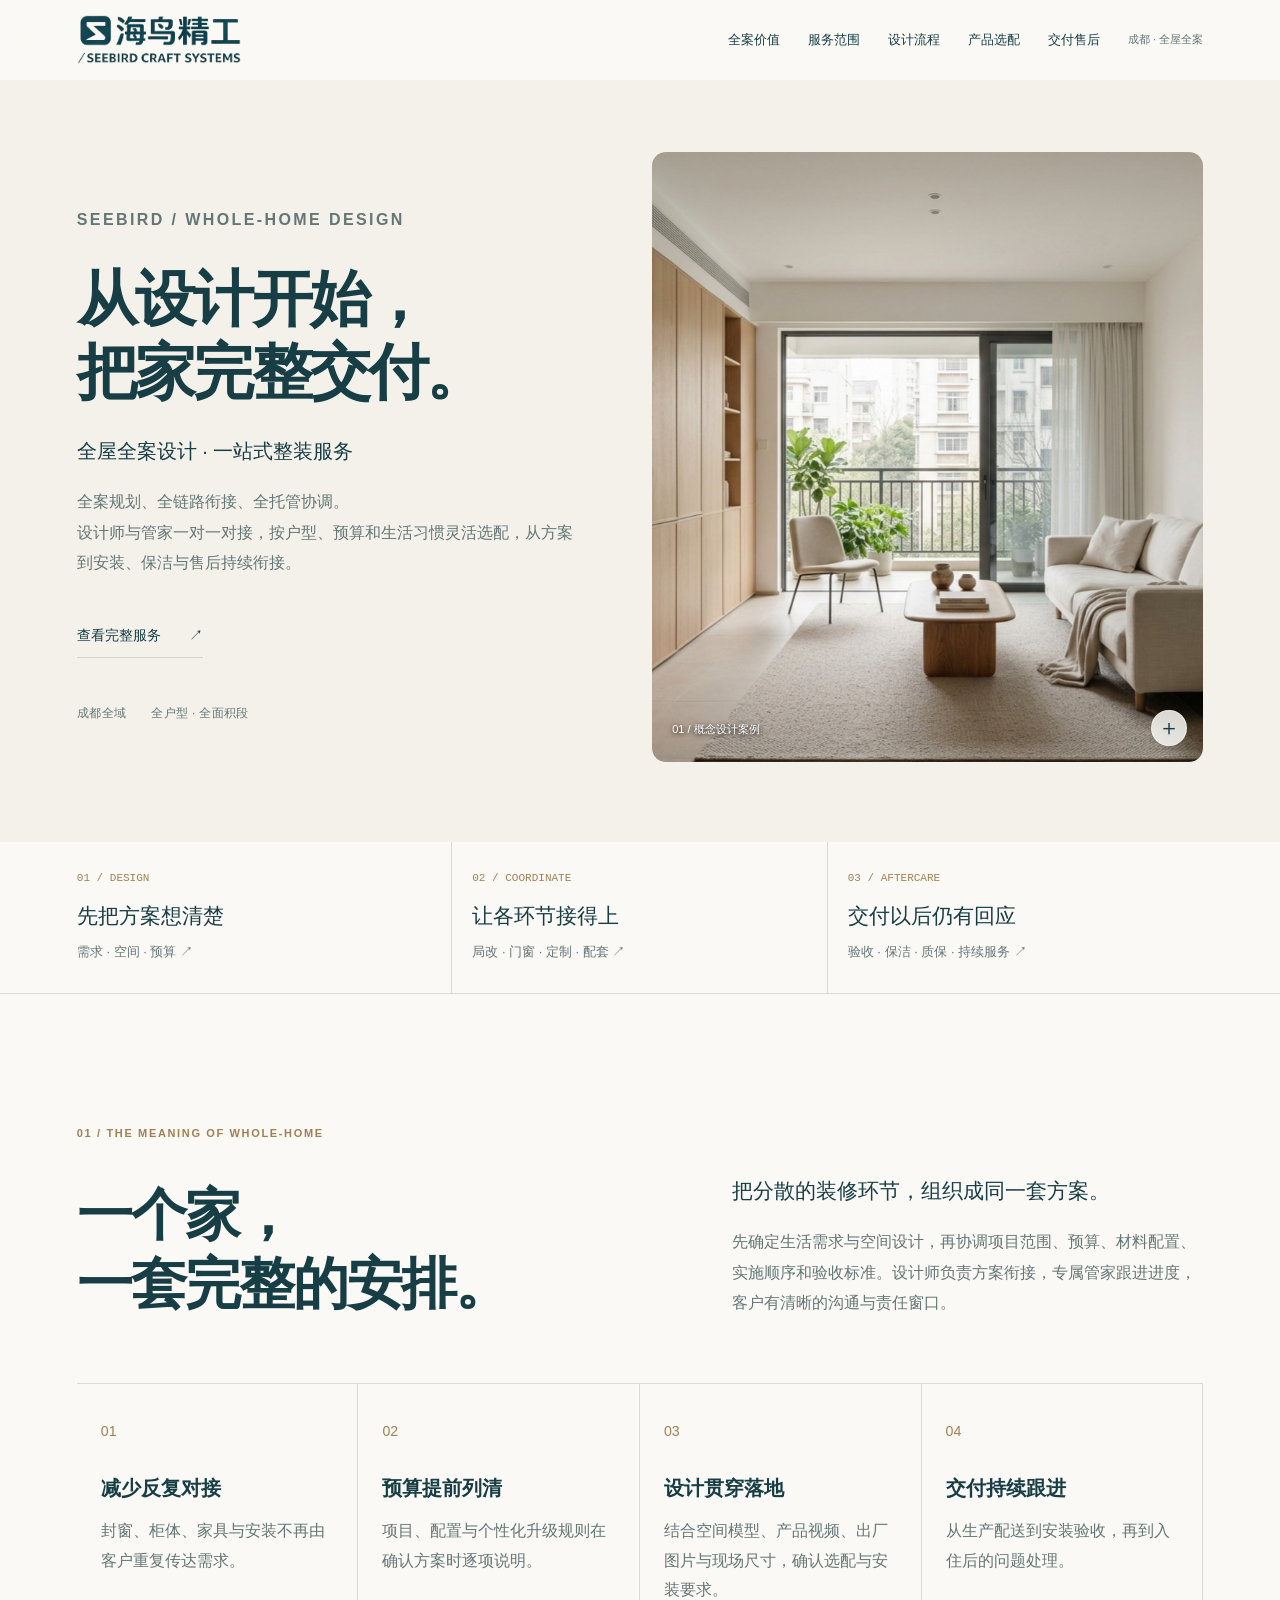
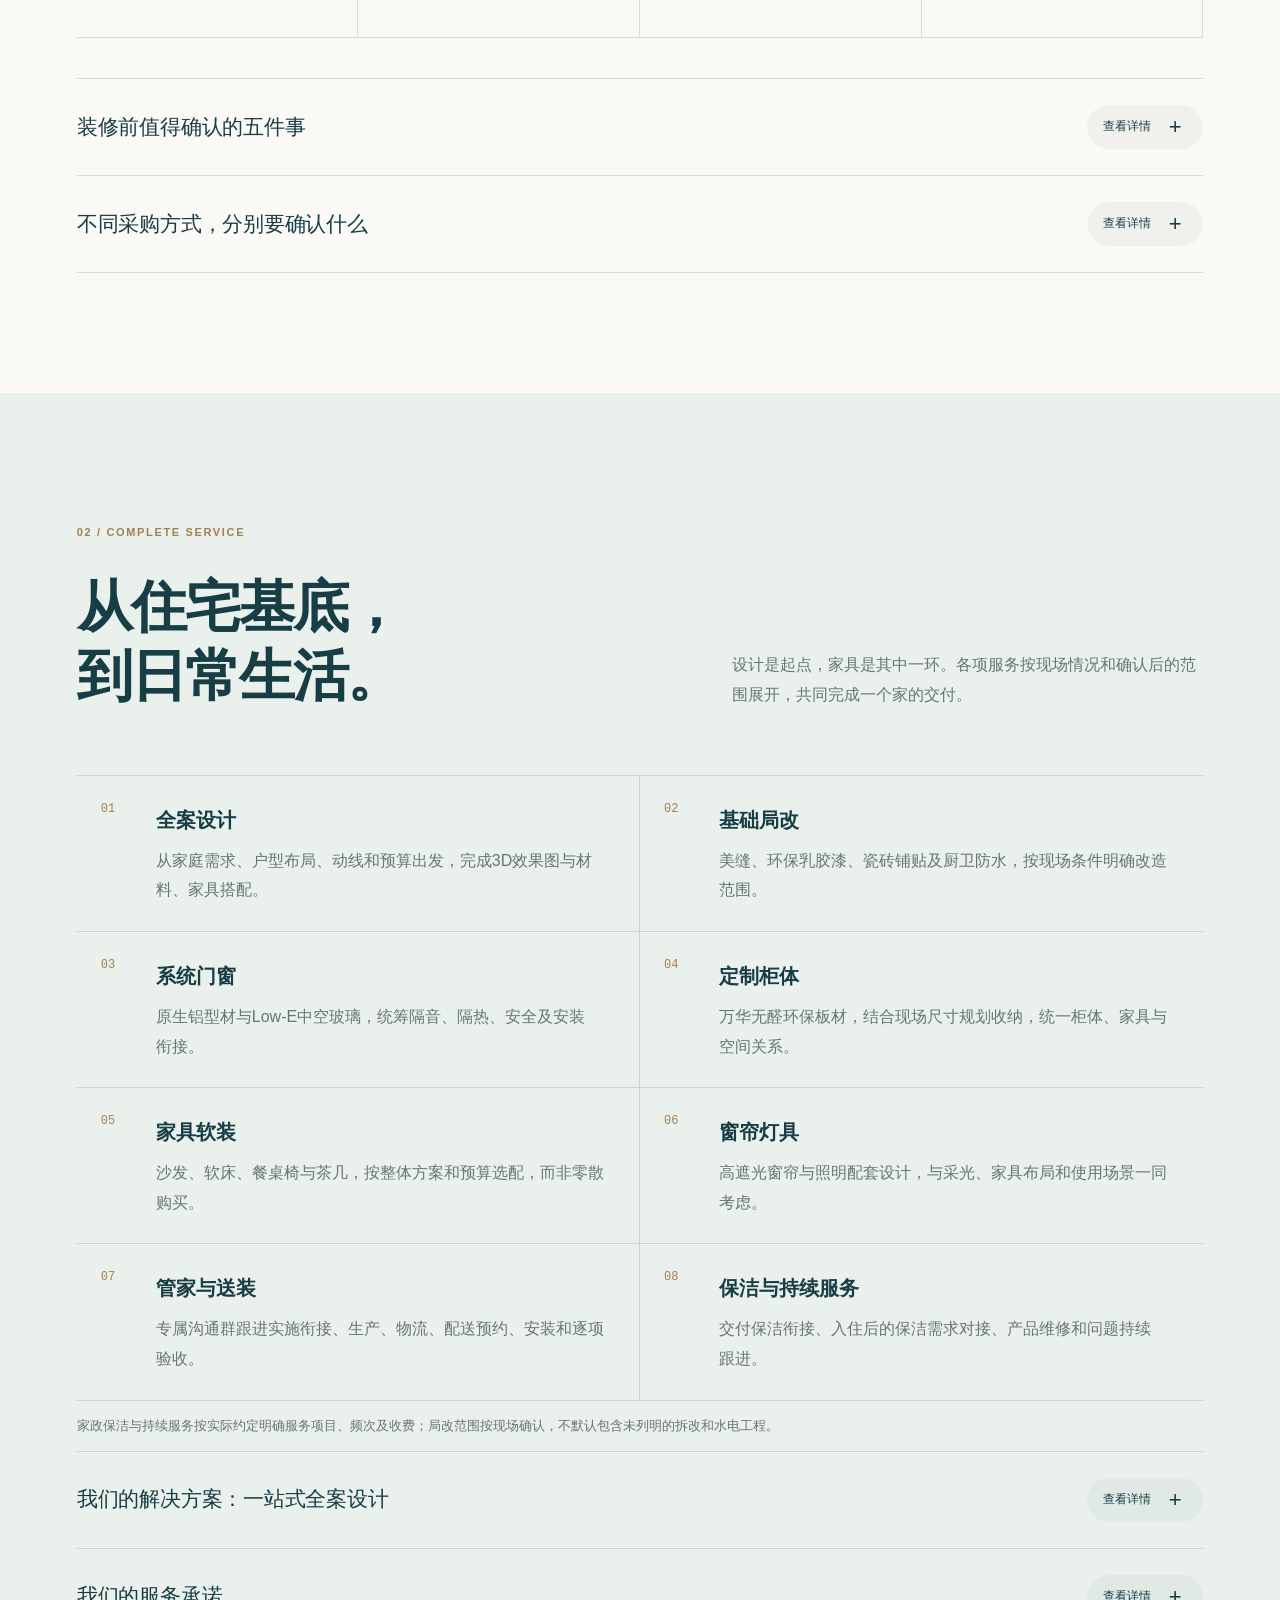
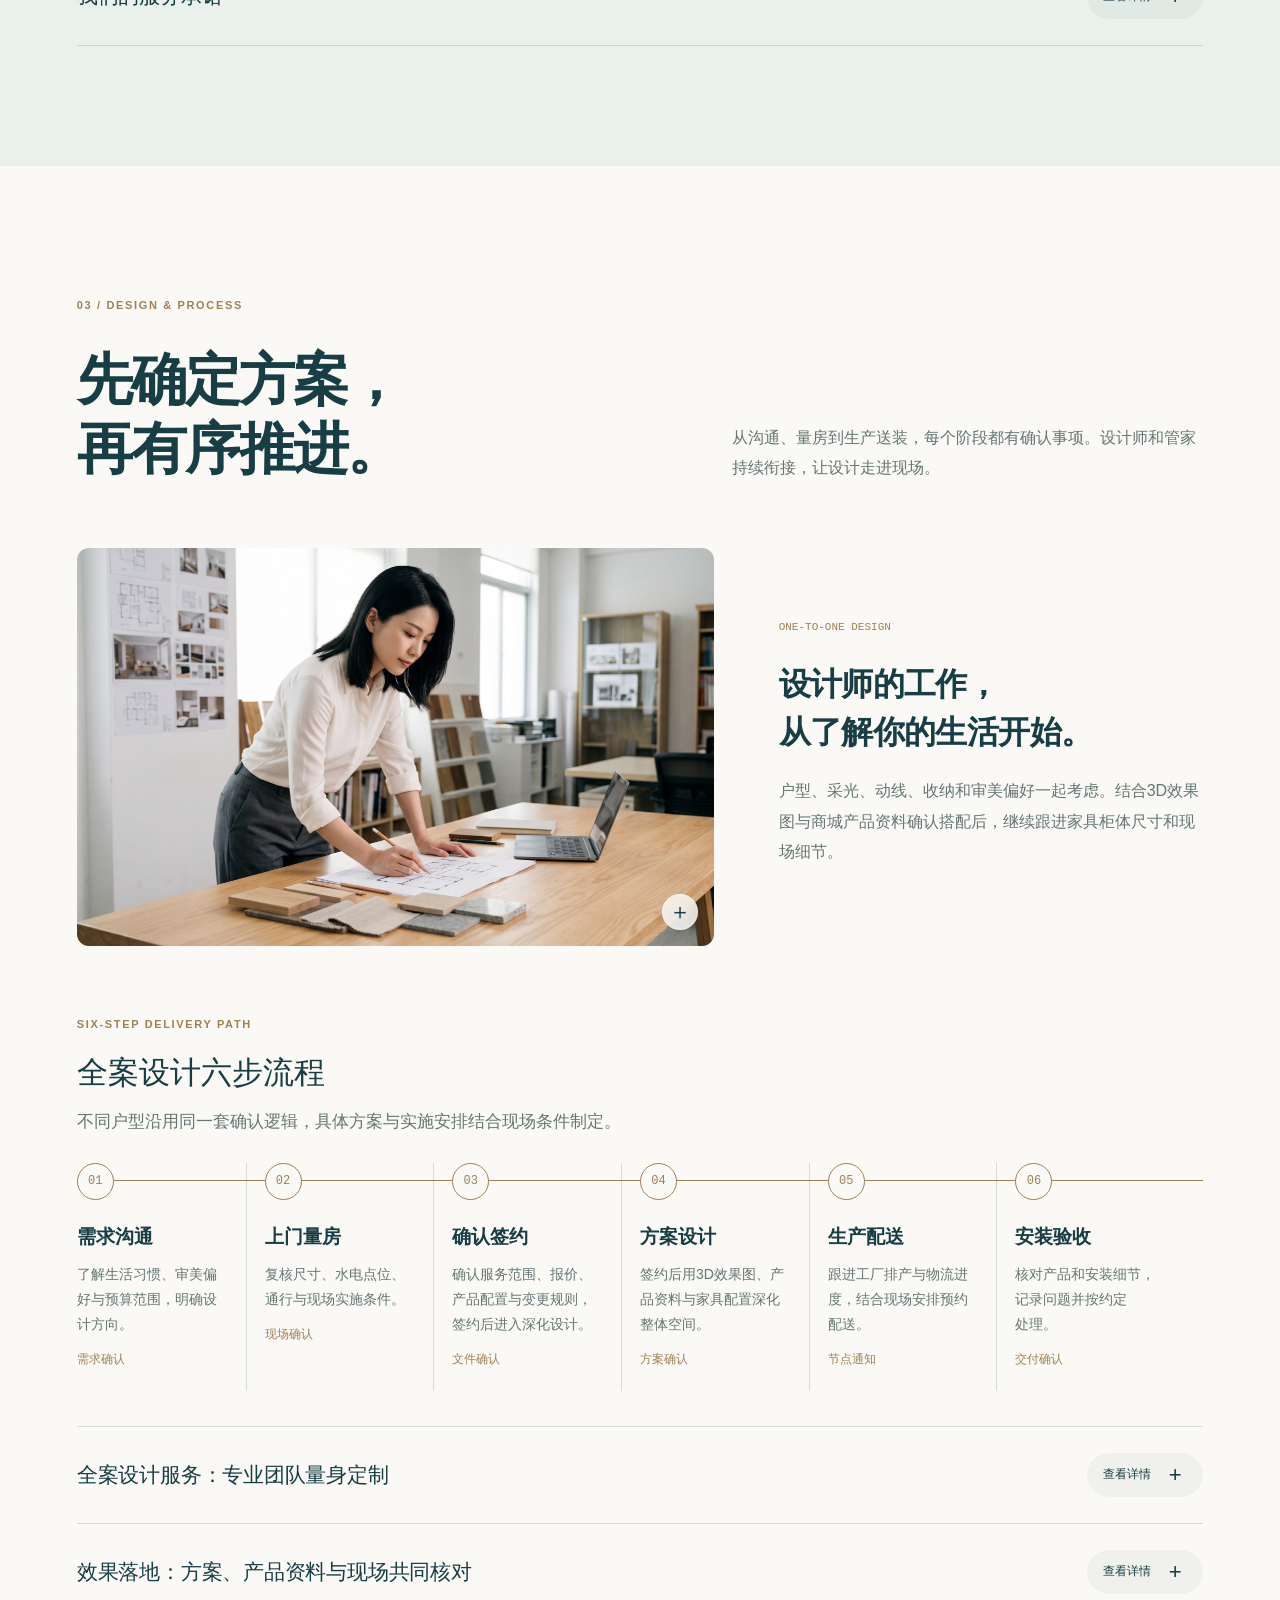
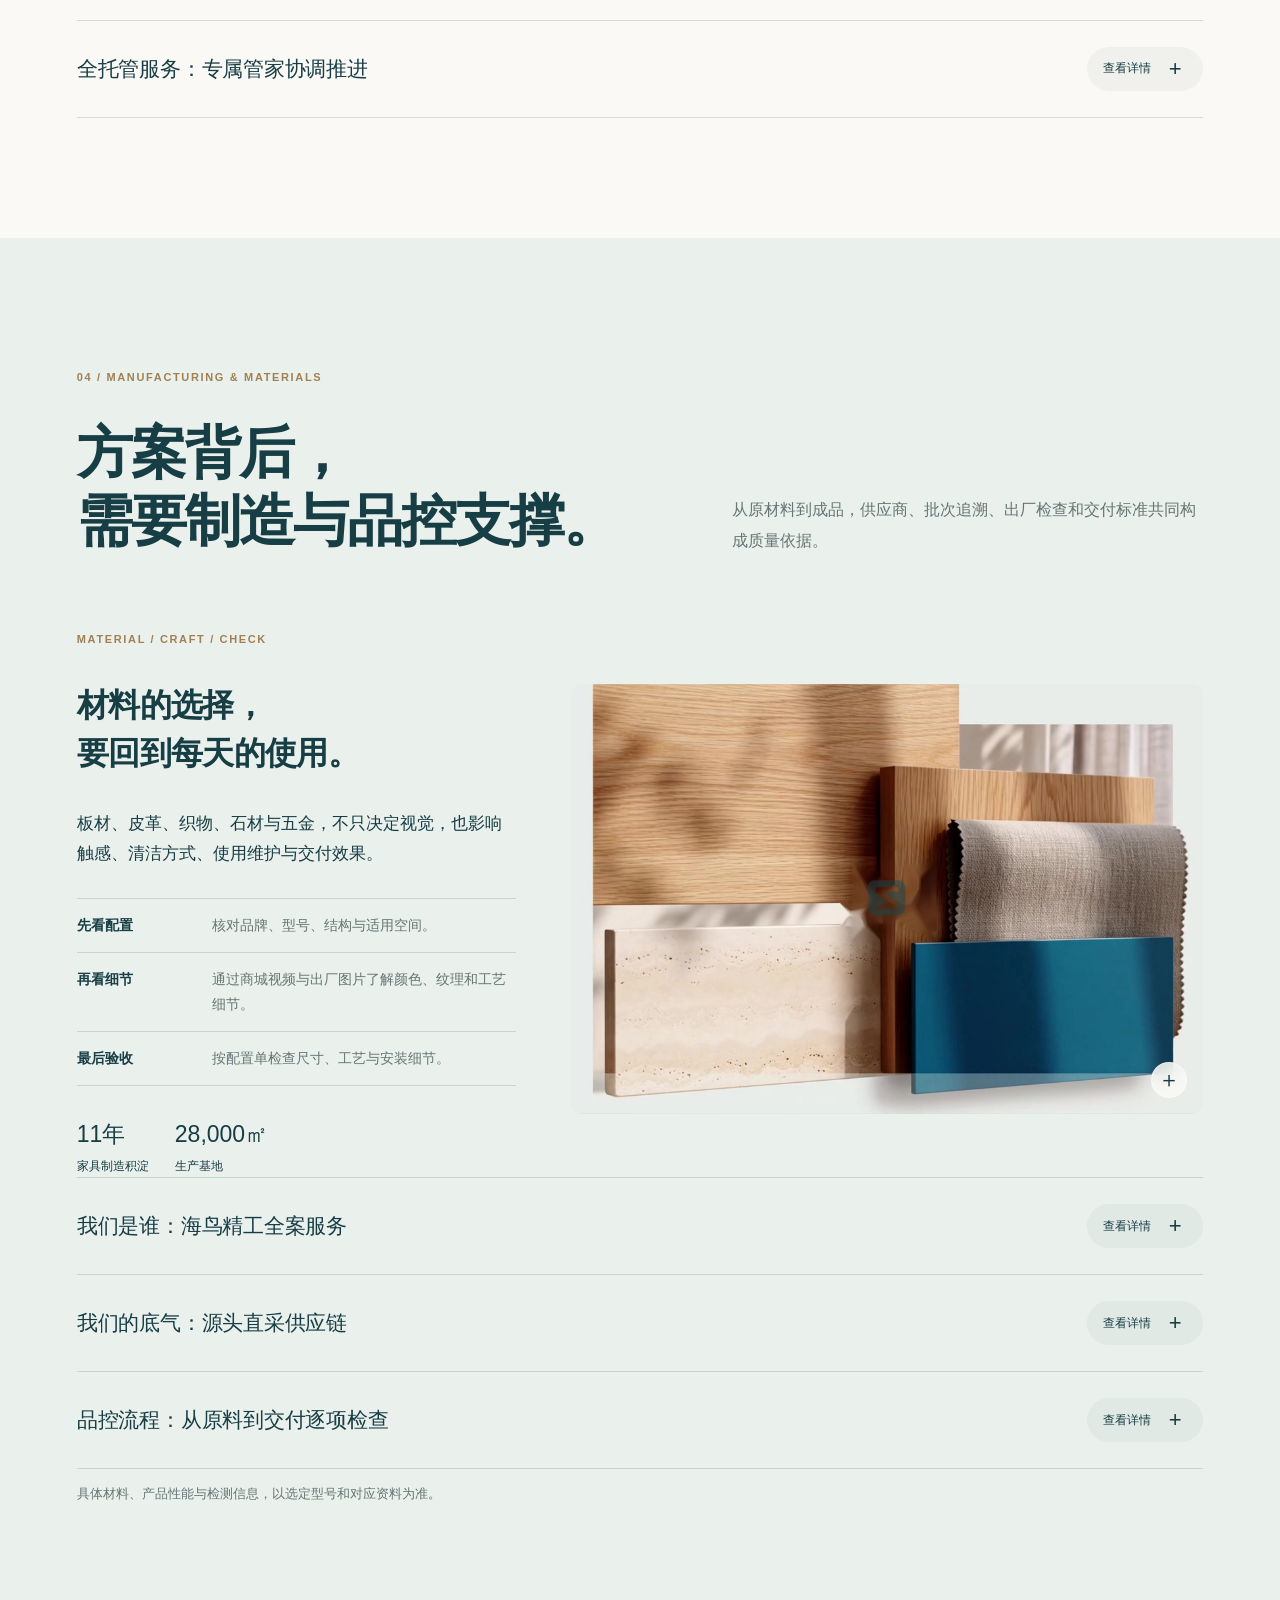
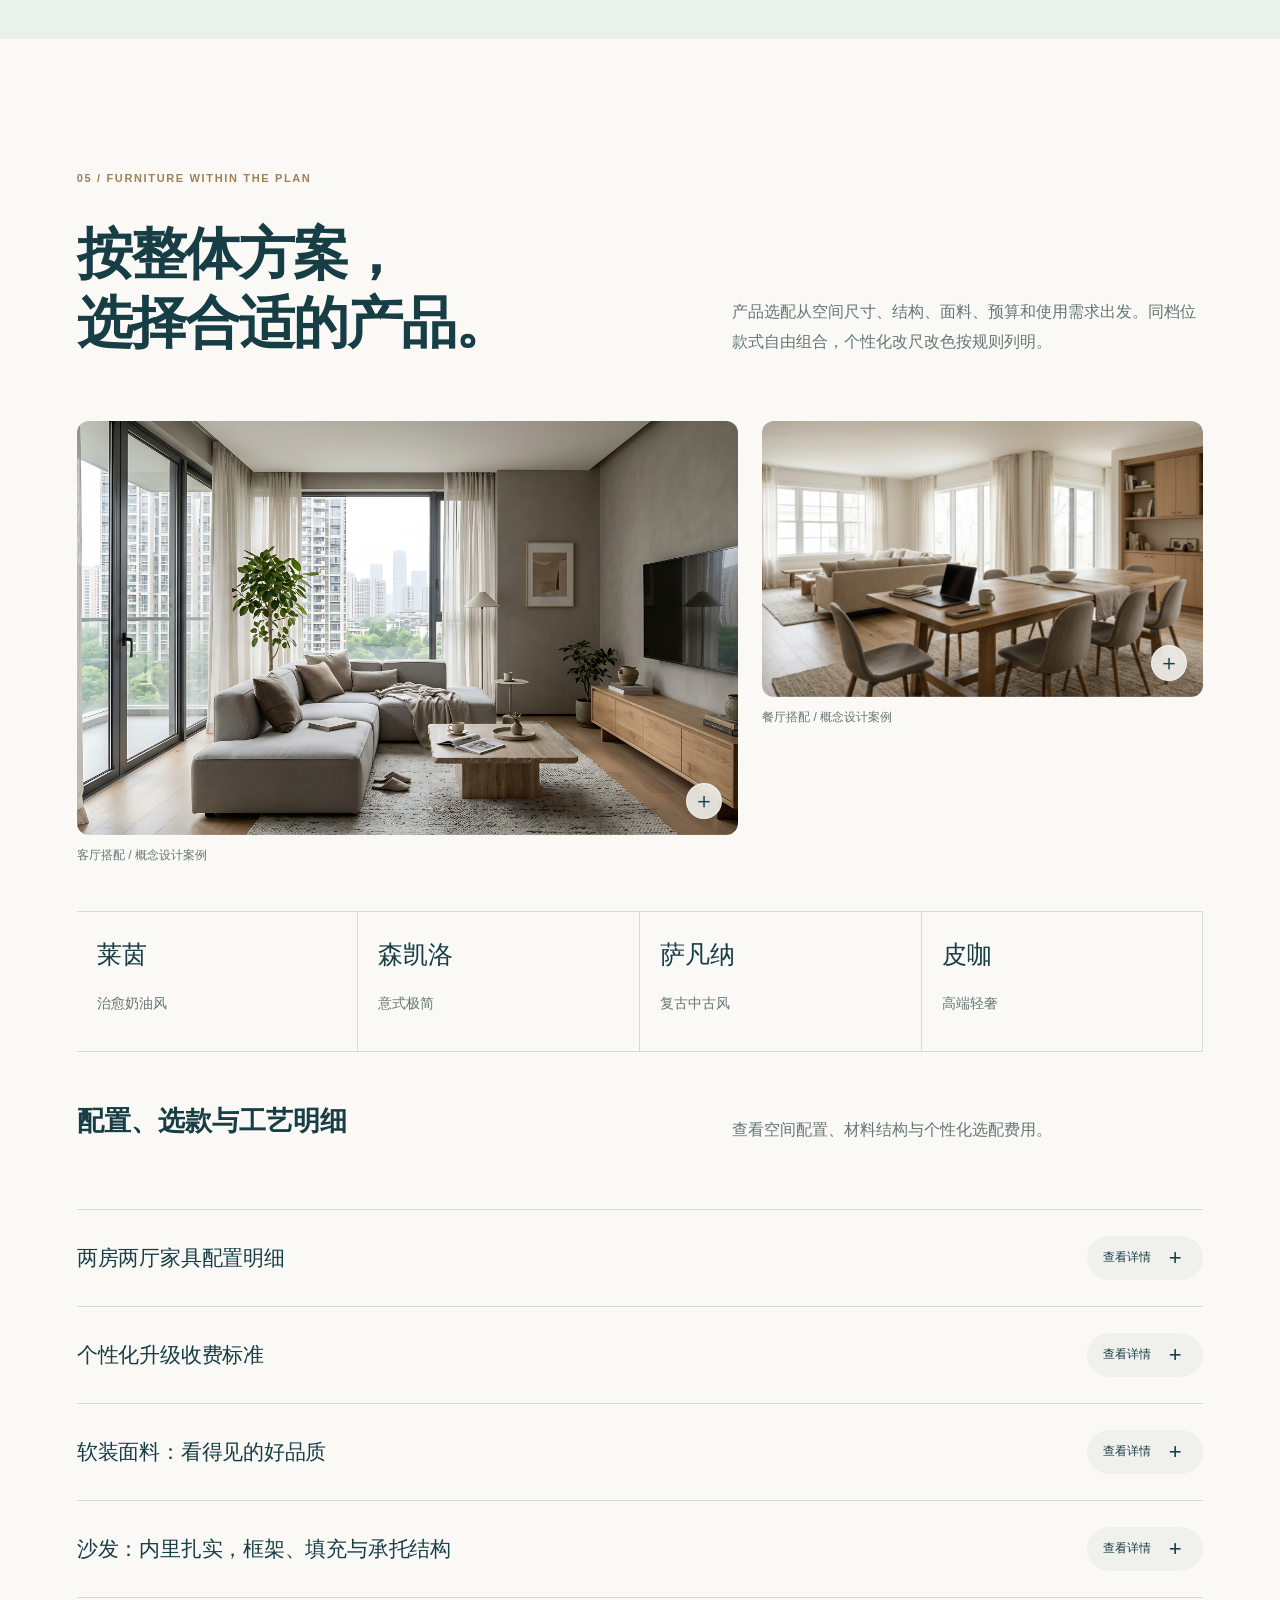
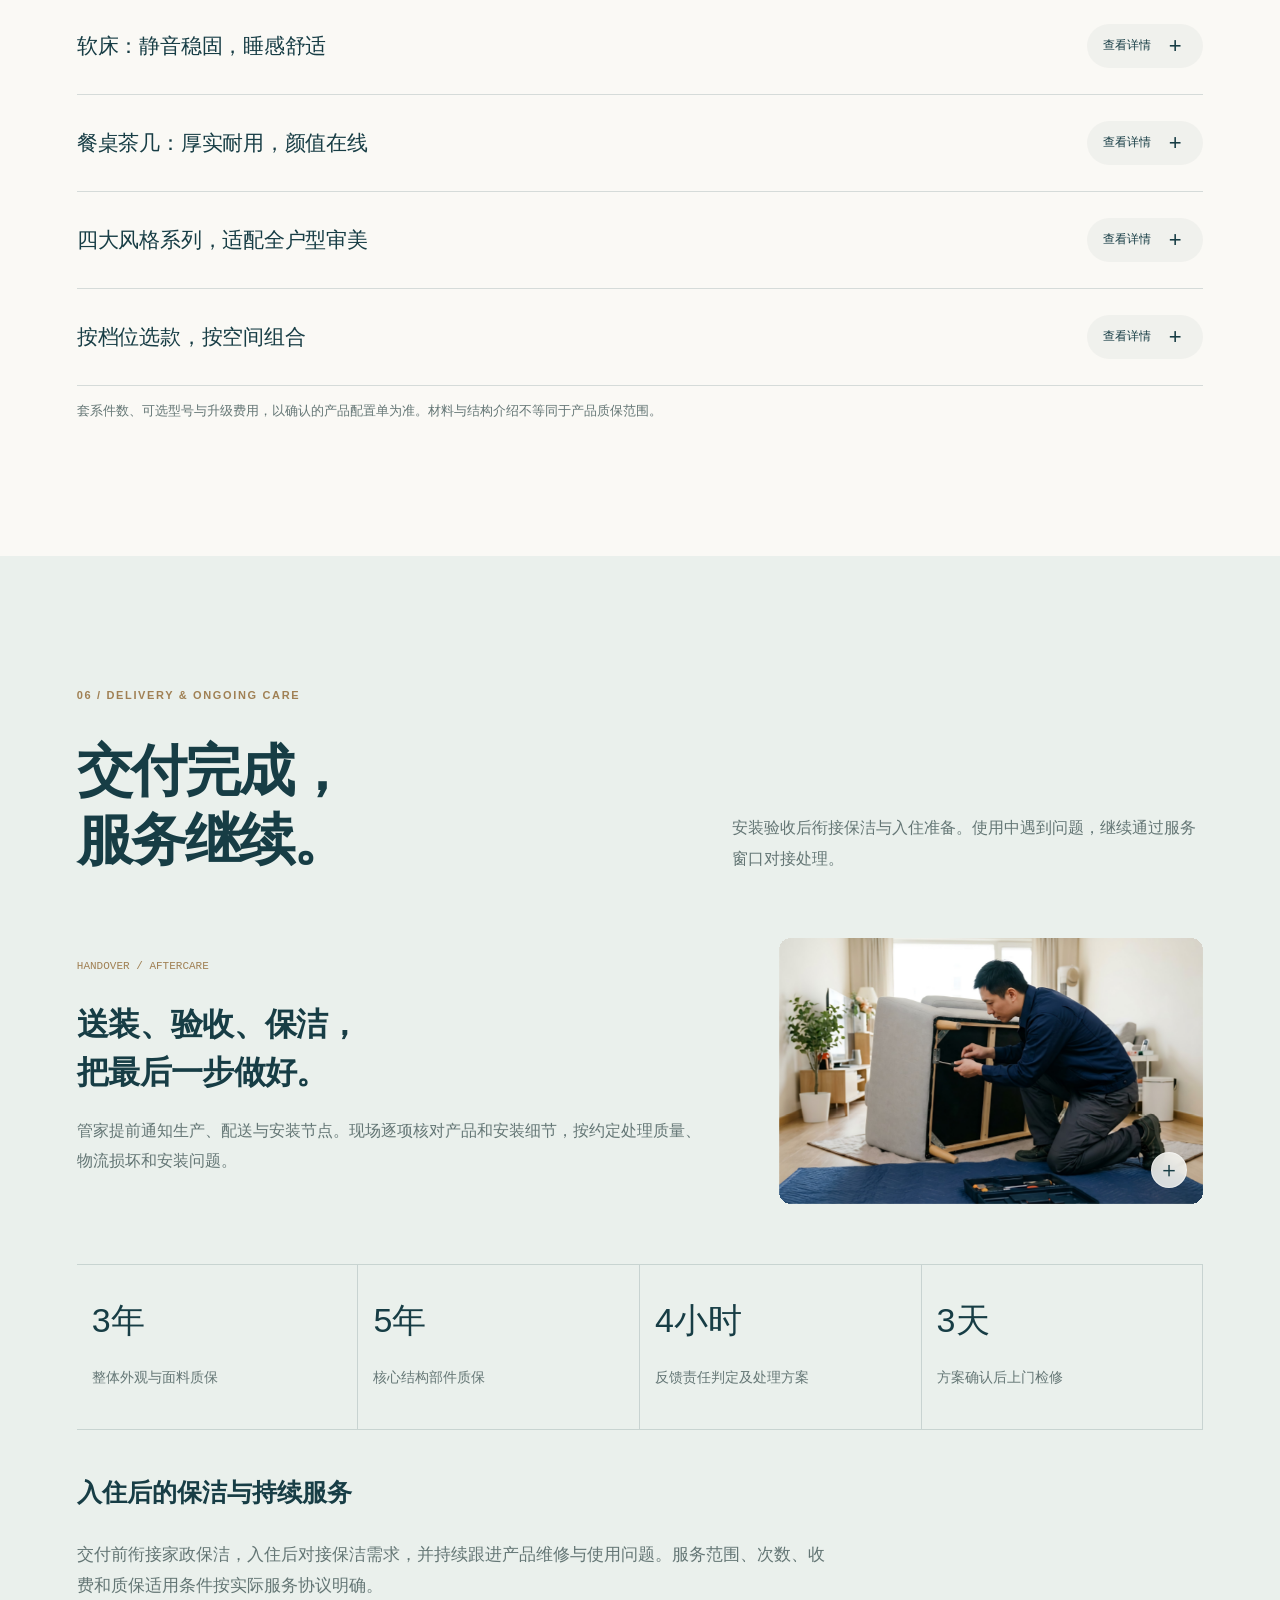
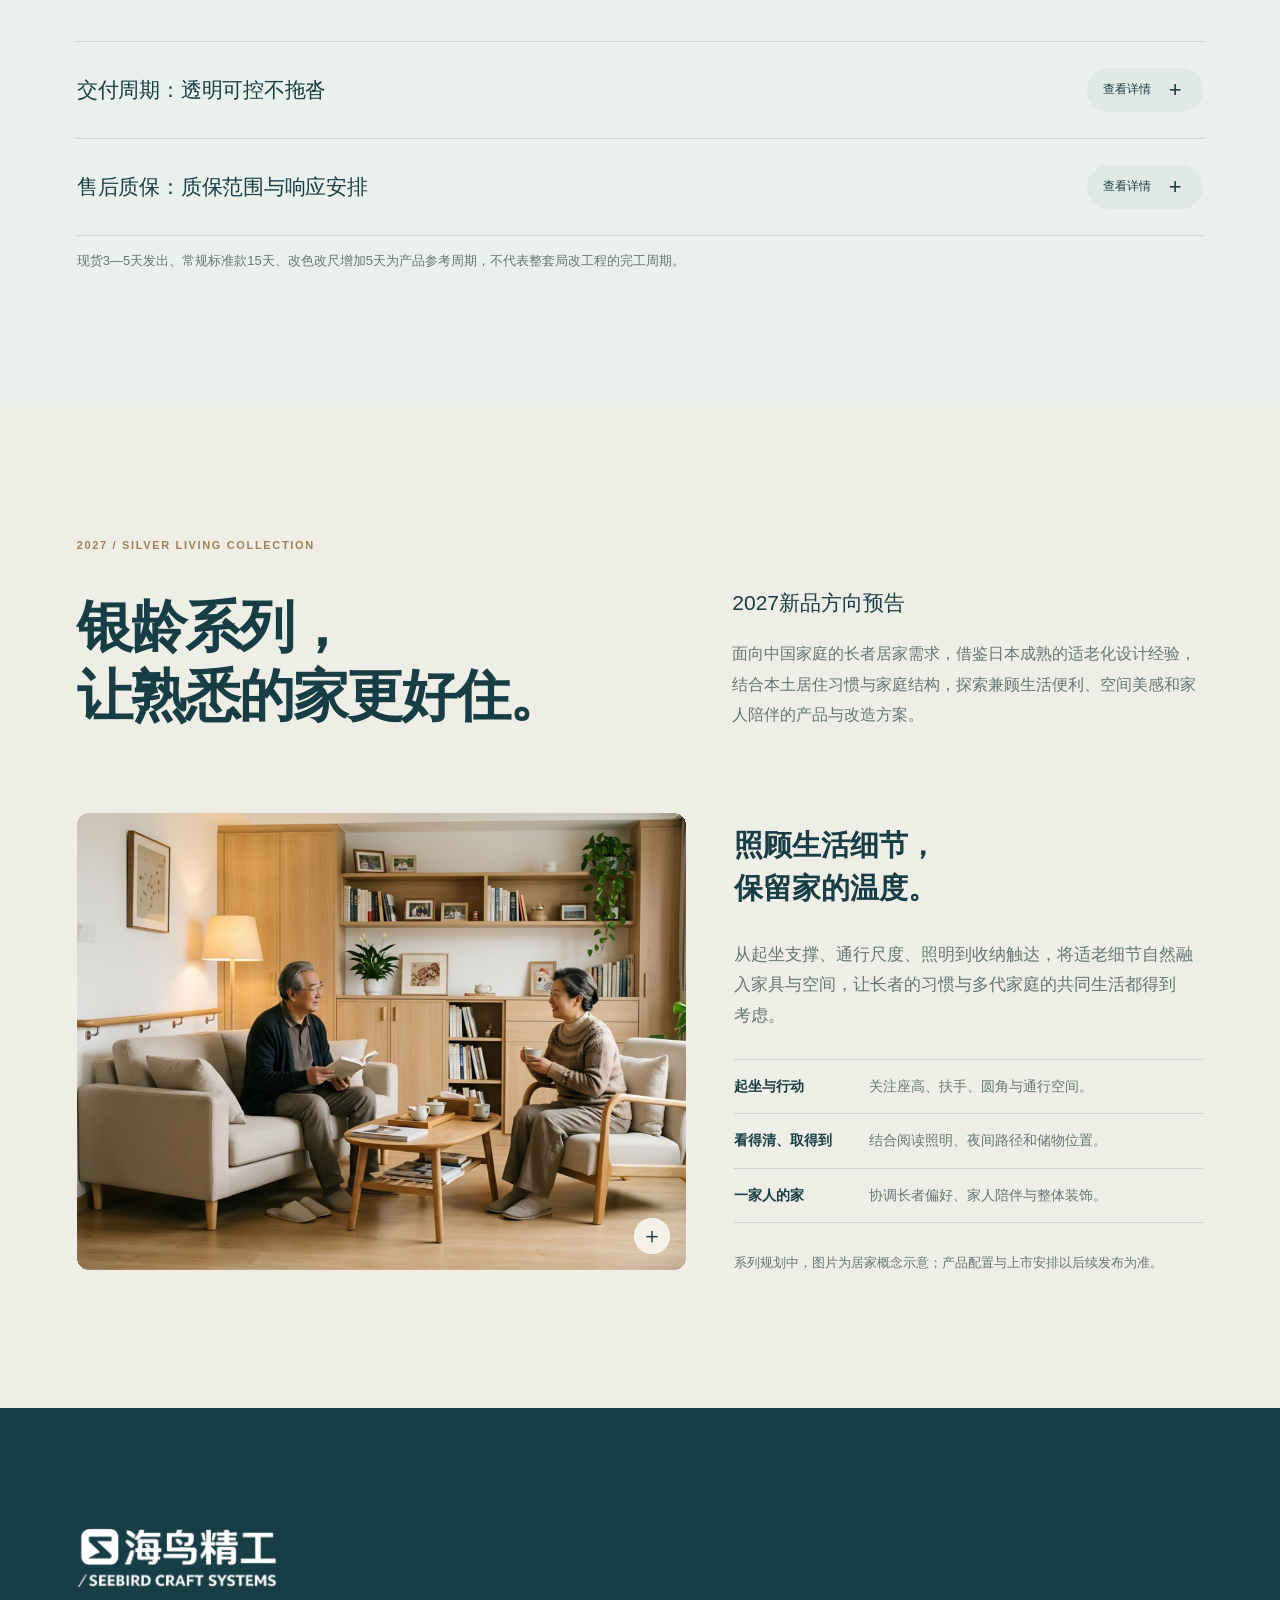
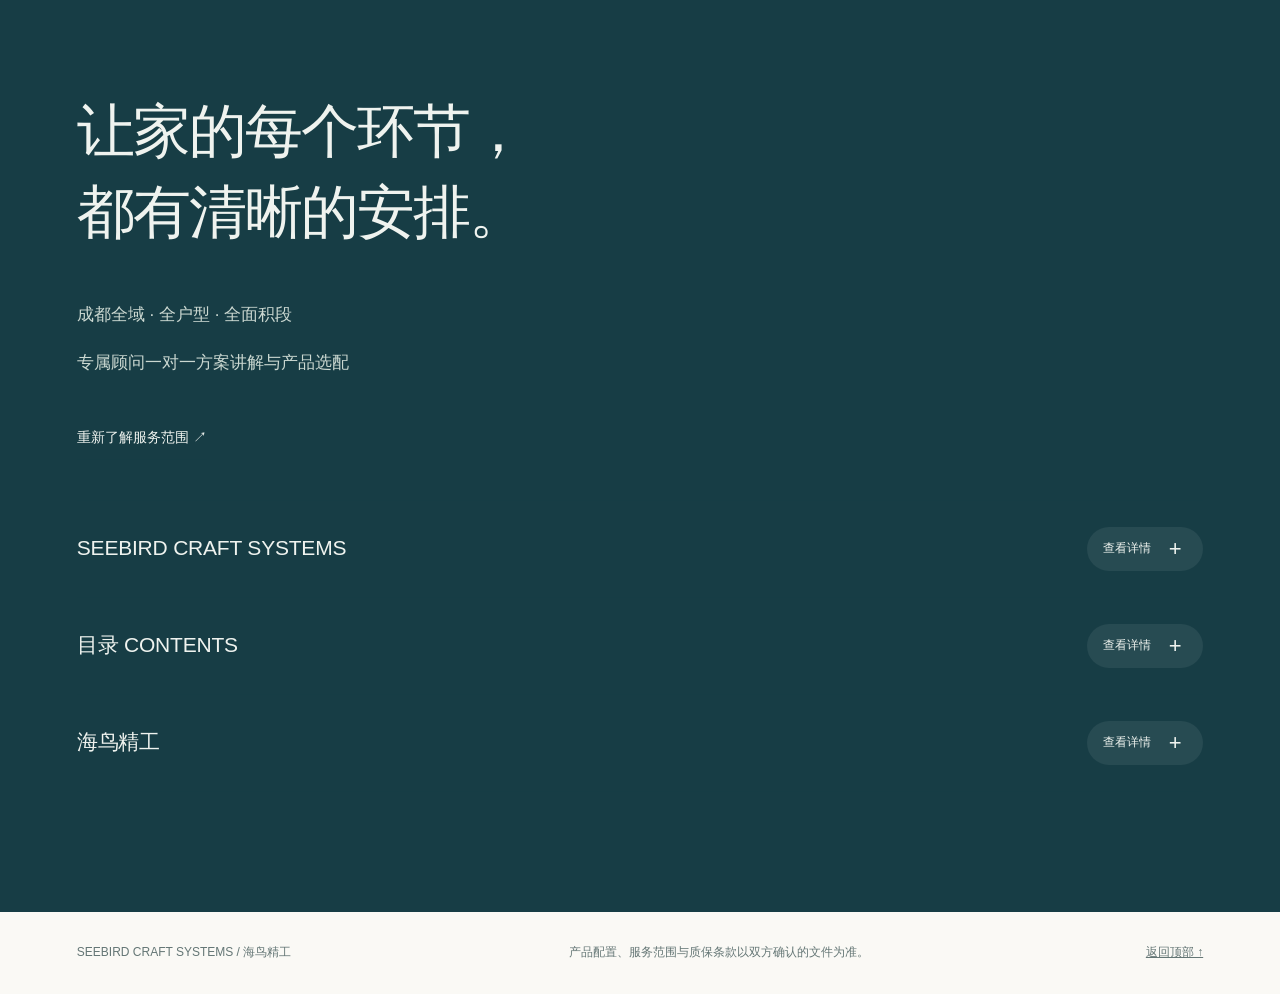
<file: desktop.html>
<!doctype html>
<html lang="zh-CN">
<head>
<meta charset="utf-8">
<meta name="viewport" content="width=device-width,initial-scale=1,viewport-fit=cover">
<meta name="description" content="海鸟精工一站式全案服务：设计、局改、门窗、定制、软装、窗帘灯具、安装保洁与持续服务。">
<title>海鸟精工｜一站式全案设计</title>
<link rel="stylesheet" href="site.css">
<link rel="stylesheet" href="refinement.css">
</head>
<body class="desktop">
<div class="progress">
<i>
</i>
</div>
<header>
<a class="logo" href="#top">
<img src="assets/new/logo.png" alt="海鸟精工 SEEBIRD CRAFT SYSTEMS">
</a>
<nav aria-label="章节导航">
<a href="#whole">全案价值</a>
<a href="#scope">服务范围</a>
<a href="#design">设计流程</a>
<a href="#products">产品选配</a>
<a href="#care">交付售后</a>
</nav>
<span class="header-label">成都 · 全屋全案</span>
</header>
<main id="top">
<section class="hero">
<div class="hero-copy">
<p class="eyebrow">SEEBIRD / WHOLE-HOME DESIGN</p>
<h1>从设计开始，<br>把家完整交付。</h1>
<p class="subtitle">全屋全案设计 · 一站式整装服务</p>
<p>全案规划、全链路衔接、全托管协调。<br>设计师与管家一对一对接，按户型、预算和生活习惯灵活选配，从方案到安装、保洁与售后持续衔接。</p>
<a class="link" href="#scope">查看完整服务 <span>↗</span>
</a>
<div class="hero-index">
<span>成都全域</span>
<span>全户型 · 全面积段</span>
</div>
</div>
<div class="hero-image">
<button class="photo" data-src="assets/new/hero.jpg">
<img loading="eager" fetchpriority="high" decoding="async" src="assets/new/hero.jpg" alt="概念设计案例：自然明亮的住宅客厅">
</button>
<span class="image-note">01 / 概念设计案例</span>
</div>
</section>
<div class="quick">
<a href="#design">
<small>01 / DESIGN</small>
<strong>先把方案想清楚</strong>
<span>需求 · 空间 · 预算 ↗</span>
</a>
<a href="#scope">
<small>02 / COORDINATE</small>
<strong>让各环节接得上</strong>
<span>局改 · 门窗 · 定制 · 配套 ↗</span>
</a>
<a href="#care">
<small>03 / AFTERCARE</small>
<strong>交付以后仍有回应</strong>
<span>验收 · 保洁 · 质保 · 持续服务 ↗</span>
</a>
</div>
<section id="whole" class="section">
<p class="eyebrow">01 / THE MEANING OF WHOLE-HOME</p>
<div class="heading">
<h2>一个家，<br>一套完整的安排。</h2>
<div>
<p class="lead">把分散的装修环节，组织成同一套方案。</p>
<p>先确定生活需求与空间设计，再协调项目范围、预算、材料配置、实施顺序和验收标准。设计师负责方案衔接，专属管家跟进进度，客户有清晰的沟通与责任窗口。</p>
</div>
</div>
<div class="reasons">
<article>
<small>01</small>
<h3>减少反复对接</h3>
<p>封窗、柜体、家具与安装不再由客户重复传达需求。</p>
</article>
<article>
<small>02</small>
<h3>预算提前列清</h3>
<p>项目、配置与个性化升级规则在确认方案时逐项说明。</p>
</article>
<article>
<small>03</small>
<h3>设计贯穿落地</h3>
<p>结合空间模型、产品视频、出厂图片与现场尺寸，确认选配与安装要求。</p>
</article>
<article>
<small>04</small>
<h3>交付持续跟进</h3>
<p>从生产配送到安装验收，再到入住后的问题处理。</p>
</article>
</div>
<div class="reading-details">
<details data-page="3">
<summary>
<span class="detail-title">装修前值得确认的五件事</span>
<span class="detail-action">
<span class="action-label">查看详情</span>
<span class="action-icon" aria-hidden="true">⌄</span>
</span>
</summary>
<div class="detail-body">
<div class="detail-grid" data-count="6">
<article class="detail-card">
<div class="detail-card-head">
<span class="detail-icon">
<svg viewBox="0 0 24 24" fill="none" stroke="currentColor" stroke-width="1.5" stroke-linecap="round" stroke-linejoin="round" aria-hidden="true">
<path d="M5 3h14v18H5zM8 9l2 2 5-5M8 15h8M8 18h6"/>
</svg>
</span>
<h4>装修前，先把沟通、预算、选材和交付责任明确下来。</h4>
</div>
<div class="detail-card-copy">
</div>
</article>
<article class="detail-card">
<div class="detail-card-head">
<span class="detail-icon">
<svg viewBox="0 0 24 24" fill="none" stroke="currentColor" stroke-width="1.5" stroke-linecap="round" stroke-linejoin="round" aria-hidden="true">
<path d="M4 7h16v14H4zM8 7V3h8v4M8 12h8M8 16h5"/>
</svg>
</span>
<h4>对接与分工</h4>
</div>
<div class="detail-card-copy">
<p>封窗、定制和家具涉及不同工序。统一沟通窗口，有助于减少重复确认，让尺寸、工期和责任分工接得上。</p>
</div>
</article>
<article class="detail-card">
<div class="detail-card-head">
<span class="detail-icon">
<svg viewBox="0 0 24 24" fill="none" stroke="currentColor" stroke-width="1.5" stroke-linecap="round" stroke-linejoin="round" aria-hidden="true">
<path d="M4 7h16v14H4zM8 7V3h8v4M8 12h8M8 16h5"/>
</svg>
</span>
<h4>预算与变更</h4>
</div>
<div class="detail-card-copy">
<p>先核对报价包含的项目、材料和数量。改尺、改色、追加项目等变更，应在执行前说明费用并取得确认。</p>
</div>
</article>
<article class="detail-card">
<div class="detail-card-head">
<span class="detail-icon">
<svg viewBox="0 0 24 24" fill="none" stroke="currentColor" stroke-width="1.5" stroke-linecap="round" stroke-linejoin="round" aria-hidden="true">
<path d="M4 20h16M5 16l1-5L16 1l5 5-10 10-6 1M14 3l5 5"/>
</svg>
</span>
<h4>设计服务范围</h4>
</div>
<div class="detail-card-copy">
<p>确认设计服务的工作内容、交付成果、调整方式和费用，让设计投入对应到实际需求。</p>
</div>
</article>
<article class="detail-card">
<div class="detail-card-head">
<span class="detail-icon">
<svg viewBox="0 0 24 24" fill="none" stroke="currentColor" stroke-width="1.5" stroke-linecap="round" stroke-linejoin="round" aria-hidden="true">
<path d="M5 3h14v18H5zM8 9l2 2 5-5M8 15h8M8 18h6"/>
</svg>
</span>
<h4>选材与验收</h4>
</div>
<div class="detail-card-copy">
<p>选材时核对品牌、型号与规格资料，施工和安装时明确检查项目；交付时留存验收记录和售后联系方式。</p>
</div>
</article>
<article class="detail-card">
<div class="detail-card-head">
<span class="detail-icon">
<svg viewBox="0 0 24 24" fill="none" stroke="currentColor" stroke-width="1.5" stroke-linecap="round" stroke-linejoin="round" aria-hidden="true">
<path d="M4 20h16M5 16l1-5L16 1l5 5-10 10-6 1M14 3l5 5"/>
</svg>
</span>
<h4>设计与产品配置核对</h4>
</div>
<div class="detail-card-copy">
<p>效果图用于讨论布局与搭配，专属产品商城提供视频、出厂图片与规格资料。结合现场尺寸复核，将选定型号、颜色和尺寸写入配置清单。</p>
</div>
</article>
</div>
</div>
</details>
<details data-page="23">
<summary>
<span class="detail-title">不同采购方式，分别要确认什么</span>
<span class="detail-action">
<span class="action-label">查看详情</span>
<span class="action-icon" aria-hidden="true">⌄</span>
</span>
</summary>
<div class="detail-body">
<div class="detail-grid" data-count="3">
<article class="detail-card">
<div class="detail-card-head">
<span class="detail-icon">
<svg viewBox="0 0 24 24" fill="none" stroke="currentColor" stroke-width="1.5" stroke-linecap="round" stroke-linejoin="round" aria-hidden="true">
<path d="M4 7h16v14H4zM8 7V3h8v4M8 12h8M8 16h5"/>
</svg>
</span>
<h4>自己零散采购</h4>
</div>
<div class="detail-card-copy">
<p>自行采购时，需要汇总材料、人工、运输与安装费用，并预留变更空间。</p>
<p>由客户分别安排供应商时，需要协调到货顺序、现场条件和施工进度。</p>
<p>签约时分别记录各供应商的质保范围、责任边界和服务联系方式。</p>
</div>
</article>
<article class="detail-card">
<div class="detail-card-head">
<span class="detail-icon">
<svg viewBox="0 0 24 24" fill="none" stroke="currentColor" stroke-width="1.5" stroke-linecap="round" stroke-linejoin="round" aria-hidden="true">
<path d="M4 7h16v14H4zM8 7V3h8v4M8 12h8M8 16h5"/>
</svg>
</span>
<h4>委托装修服务</h4>
</div>
<div class="detail-card-copy">
<p>委托服务时，先核对设计、施工、主材与软装是否包含在报价内，再了解增减项的确认方式。</p>
<p>施工与材料标准、项目分工及履约安排，应在签约前逐项核对。</p>
<p>了解设计方案、产品配置与现场施工之间如何衔接，以及出现差异后的处理流程。</p>
</div>
</article>
<article class="detail-card">
<div class="detail-card-head">
<span class="detail-icon">
<svg viewBox="0 0 24 24" fill="none" stroke="currentColor" stroke-width="1.5" stroke-linecap="round" stroke-linejoin="round" aria-hidden="true">
<path d="M4 20h16M5 16l1-5L16 1l5 5-10 10-6 1M14 3l5 5"/>
</svg>
</span>
<h4>海鸟精工 · 全案设计</h4>
</div>
<div class="detail-card-copy">
<p>海鸟精工按确认方案列明项目、产品配置和变更规则，便于客户逐项核对预算。</p>
<p>设计师衔接空间方案与选配，专属管家协调施工、生产和送装节点，减少客户在不同环节之间反复沟通。</p>
<p>通过材料确认、出厂检查和安装验收落实交付要求。产品外观与面料、核心结构分别说明质保范围，售后有明确的对接窗口。</p>
</div>
</article>
</div>
</div>
</details>
</div>
</section>
<section id="scope" class="section soft">
<p class="eyebrow">02 / COMPLETE SERVICE</p>
<div class="heading">
<h2>从住宅基底，<br>到日常生活。</h2>
<p>设计是起点，家具是其中一环。各项服务按现场情况和确认后的范围展开，共同完成一个家的交付。</p>
</div>
<div class="services">
<article>
<span>01</span>
<div>
<h3>全案设计</h3>
<p>从家庭需求、户型布局、动线和预算出发，完成3D效果图与材料、家具搭配。</p>
</div>
</article>
<article>
<span>02</span>
<div>
<h3>基础局改</h3>
<p>美缝、环保乳胶漆、瓷砖铺贴及厨卫防水，按现场条件明确改造范围。</p>
</div>
</article>
<article>
<span>03</span>
<div>
<h3>系统门窗</h3>
<p>原生铝型材与Low-E中空玻璃，统筹隔音、隔热、安全及安装衔接。</p>
</div>
</article>
<article>
<span>04</span>
<div>
<h3>定制柜体</h3>
<p>万华无醛环保板材，结合现场尺寸规划收纳，统一柜体、家具与空间关系。</p>
</div>
</article>
<article>
<span>05</span>
<div>
<h3>家具软装</h3>
<p>沙发、软床、餐桌椅与茶几，按整体方案和预算选配，而非零散购买。</p>
</div>
</article>
<article>
<span>06</span>
<div>
<h3>窗帘灯具</h3>
<p>高遮光窗帘与照明配套设计，与采光、家具布局和使用场景一同考虑。</p>
</div>
</article>
<article>
<span>07</span>
<div>
<h3>管家与送装</h3>
<p>专属沟通群跟进实施衔接、生产、物流、配送预约、安装和逐项验收。</p>
</div>
</article>
<article>
<span>08</span>
<div>
<h3>保洁与持续服务</h3>
<p>交付保洁衔接、入住后的保洁需求对接、产品维修和问题持续跟进。</p>
</div>
</article>
</div>
<p class="fine">家政保洁与持续服务按实际约定明确服务项目、频次及收费；局改范围按现场确认，不默认包含未列明的拆改和水电工程。</p>
<details data-page="5">
<summary>
<span class="detail-title">我们的解决方案：一站式全案设计</span>
<span class="detail-action">
<span class="action-label">查看详情</span>
<span class="action-icon" aria-hidden="true">⌄</span>
</span>
</summary>
<div class="detail-body">
<p>把设计、局改、门窗、柜体与家具配套放在同一套计划中，先确认范围与预算，再按节点推进。</p>
<div class="detail-grid" data-count="6">
<article class="detail-card">
<div class="detail-card-head">
<span class="detail-icon">
<svg viewBox="0 0 24 24" fill="none" stroke="currentColor" stroke-width="1.5" stroke-linecap="round" stroke-linejoin="round" aria-hidden="true">
<path d="M4 7h16v14H4zM8 7V3h8v4M8 12h8M8 16h5"/>
</svg>
</span>
<h4>基础局改 · 焕新基底</h4>
</div>
<div class="detail-card-copy">
<p>涵盖美缝、环保乳胶漆、瓷砖铺贴及厨卫防水工程，从源头筑牢家装品质基础。</p>
</div>
</article>
<article class="detail-card">
<div class="detail-card-head">
<span class="detail-icon">
<svg viewBox="0 0 24 24" fill="none" stroke="currentColor" stroke-width="1.5" stroke-linecap="round" stroke-linejoin="round" aria-hidden="true">
<path d="M4 7h16v14H4zM8 7V3h8v4M8 12h8M8 16h5"/>
</svg>
</span>
<h4>系统门窗 · 静谧安全</h4>
</div>
<div class="detail-card-copy">
<p>甄选原生铝型材搭配加厚Low-E中空玻璃，隔音隔热、防风抗压，兼顾节能与安全。</p>
</div>
</article>
<article class="detail-card">
<div class="detail-card-head">
<span class="detail-icon">
<svg viewBox="0 0 24 24" fill="none" stroke="currentColor" stroke-width="1.5" stroke-linecap="round" stroke-linejoin="round" aria-hidden="true">
<path d="M2 11L12 2l10 9M5 9v12h14V9M9 21v-7h6v7"/>
</svg>
</span>
<h4>定制柜体 · 环保收纳</h4>
</div>
<div class="detail-card-copy">
<p>采用万华无醛环保板材，依据户型量身定制，合理规划空间，收纳与美观兼得。</p>
</div>
</article>
<article class="detail-card">
<div class="detail-card-head">
<span class="detail-icon">
<svg viewBox="0 0 24 24" fill="none" stroke="currentColor" stroke-width="1.5" stroke-linecap="round" stroke-linejoin="round" aria-hidden="true">
<path d="M4 7h16v14H4zM8 7V3h8v4M8 12h8M8 16h5"/>
</svg>
</span>
<h4>软装家具 · 全屋配齐</h4>
</div>
<div class="detail-card-copy">
<p>沙发、软床、餐桌椅等核心家具一站式配齐，结合尺寸、预算和风格选配。</p>
</div>
</article>
<article class="detail-card">
<div class="detail-card-head">
<span class="detail-icon">
<svg viewBox="0 0 24 24" fill="none" stroke="currentColor" stroke-width="1.5" stroke-linecap="round" stroke-linejoin="round" aria-hidden="true">
<path d="M4 7h16v14H4zM8 7V3h8v4M8 12h8M8 16h5"/>
</svg>
</span>
<h4>窗帘灯具 · 细节点睛</h4>
</div>
<div class="detail-card-copy">
<p>结合采光、遮光和夜间使用需求，安排窗帘与灯具配套，使光线与空间布局相互配合。</p>
</div>
</article>
<article class="detail-card">
<div class="detail-card-head">
<span class="detail-icon">
<svg viewBox="0 0 24 24" fill="none" stroke="currentColor" stroke-width="1.5" stroke-linecap="round" stroke-linejoin="round" aria-hidden="true">
<path d="M4 7h16v14H4zM8 7V3h8v4M8 12h8M8 16h5"/>
</svg>
</span>
<h4>专属管家 · 全程协调</h4>
</div>
<div class="detail-card-copy">
<p>签约后由专属管家跟进量房、排产、配送与验收，涉及方案、费用和材料变更时与客户确认。</p>
<p>服务按确认的范围组织实施。需要设计与现场共同配合的事项，由设计师和管家衔接。</p>
</div>
</article>
</div>
</div>
</details>
<details data-page="8">
<summary>
<span class="detail-title">我们的服务承诺</span>
<span class="detail-action">
<span class="action-label">查看详情</span>
<span class="action-icon" aria-hidden="true">⌄</span>
</span>
</summary>
<div class="detail-body">
<div class="detail-grid" data-count="5">
<article class="detail-card">
<div class="detail-card-head">
<span class="detail-icon">
<svg viewBox="0 0 24 24" fill="none" stroke="currentColor" stroke-width="1.5" stroke-linecap="round" stroke-linejoin="round" aria-hidden="true">
<path d="M5 3h14v18H5zM8 9l2 2 5-5M8 15h8M8 18h6"/>
</svg>
</span>
<h4>报价、沟通、选配与质保，签约前逐项说明</h4>
</div>
<div class="detail-card-copy">
</div>
</article>
<article class="detail-card">
<div class="detail-card-head">
<span class="detail-icon">
<svg viewBox="0 0 24 24" fill="none" stroke="currentColor" stroke-width="1.5" stroke-linecap="round" stroke-linejoin="round" aria-hidden="true">
<path d="M4 7h16v14H4zM8 7V3h8v4M8 12h8M8 16h5"/>
</svg>
</span>
<h4>项目明细与报价</h4>
</div>
<div class="detail-card-copy">
<p>方案确认后列明报价、产品配置和服务范围。客户提出调整时，先确认费用与工期变化，再安排执行。</p>
</div>
</article>
<article class="detail-card">
<div class="detail-card-head">
<span class="detail-icon">
<svg viewBox="0 0 24 24" fill="none" stroke="currentColor" stroke-width="1.5" stroke-linecap="round" stroke-linejoin="round" aria-hidden="true">
<path d="M4 7h16v14H4zM8 7V3h8v4M8 12h8M8 16h5"/>
</svg>
</span>
<h4>专属管家一对一</h4>
</div>
<div class="detail-card-copy">
<p>签约后建立服务沟通群，由专属管家对接需求与进度，协调量房、生产、配送和验收。</p>
</div>
</article>
<article class="detail-card">
<div class="detail-card-head">
<span class="detail-icon">
<svg viewBox="0 0 24 24" fill="none" stroke="currentColor" stroke-width="1.5" stroke-linecap="round" stroke-linejoin="round" aria-hidden="true">
<path d="M4 20h16M5 16l1-5L16 1l5 5-10 10-6 1M14 3l5 5"/>
</svg>
</span>
<h4>款式自由任选</h4>
</div>
<div class="detail-card-copy">
<p>按选定档位的产品清单选款，支持颜色与尺寸调整。涉及升级或定制的费用，在配置单中单独列明。</p>
</div>
</article>
<article class="detail-card">
<div class="detail-card-head">
<span class="detail-icon">
<svg viewBox="0 0 24 24" fill="none" stroke="currentColor" stroke-width="1.5" stroke-linecap="round" stroke-linejoin="round" aria-hidden="true">
<path d="M5 3h14v18H5zM8 9l2 2 5-5M8 15h8M8 18h6"/>
</svg>
</span>
<h4>产品质保与服务响应</h4>
</div>
<div class="detail-card-copy">
<p>产品外观与面料提供<strong>3年</strong>质保，核心结构部件提供<strong>5年</strong>质保。问题反馈与上门检修按售后流程安排，适用条件在服务协议中明确。</p>
</div>
</article>
</div>
</div>
</details>
</section>
<section id="design" class="section">
<p class="eyebrow">03 / DESIGN & PROCESS</p>
<div class="heading">
<h2>先确定方案，<br>再有序推进。</h2>
<p>从沟通、量房到生产送装，每个阶段都有确认事项。设计师和管家持续衔接，让设计走进现场。</p>
</div>
<div class="feature">
<button class="photo" data-src="assets/new/designer.png">
<img loading="lazy" src="assets/new/designer.png" alt="设计沟通场景示意">
</button>
<div>
<small>ONE-TO-ONE DESIGN</small>
<h3>设计师的工作，<br>从了解你的生活开始。</h3>
<p>户型、采光、动线、收纳和审美偏好一起考虑。结合3D效果图与商城产品资料确认搭配后，继续跟进家具柜体尺寸和现场细节。</p>

</div>
</div>
<div class="process-head">
<p class="eyebrow">SIX-STEP DELIVERY PATH</p>
<h3>全案设计六步流程</h3>
<p>不同户型沿用同一套确认逻辑，具体方案与实施安排结合现场条件制定。</p>
</div>
<ol class="steps process-axis">
<li>
<h3>需求沟通</h3>
<p>了解生活习惯、审美偏好与预算范围，明确设计方向。</p>
<small>需求确认</small>
</li>
<li>
<h3>上门量房</h3>
<p>复核尺寸、水电点位、通行与现场实施条件。</p>
<small>现场确认</small>
</li>
<li>
<h3>确认签约</h3>
<p>确认服务范围、报价、产品配置与变更规则，签约后进入深化设计。</p>
<small>文件确认</small>
</li>
<li>
<h3>方案设计</h3>
<p>签约后用3D效果图、产品资料与家具配置深化整体空间。</p>
<small>方案确认</small>
</li>
<li>
<h3>生产配送</h3>
<p>跟进工厂排产与物流进度，结合现场安排预约配送。</p>
<small>节点通知</small>
</li>
<li>
<h3>安装验收</h3>
<p>核对产品和安装细节，记录问题并按约定处理。</p>
<small>交付确认</small>
</li>
</ol>

<details data-page="17">
<summary>
<span class="detail-title">全案设计服务：专业团队量身定制</span>
<span class="detail-action">
<span class="action-label">查看详情</span>
<span class="action-icon" aria-hidden="true">⌄</span>
</span>
</summary>
<div class="detail-body">
<p>设计师从生活方式与审美偏好出发，衔接空间布局、收纳与软装搭配，形成可讨论、可确认的整体方案。</p>
<div class="detail-grid" data-count="1">
<article class="detail-card">
<div class="detail-card-head">
<span class="detail-icon">
<svg viewBox="0 0 24 24" fill="none" stroke="currentColor" stroke-width="1.5" stroke-linecap="round" stroke-linejoin="round" aria-hidden="true">
<path d="M4 20h16M5 16l1-5L16 1l5 5-10 10-6 1M14 3l5 5"/>
</svg>
</span>
<h4>专属设计团队</h4>
</div>
<div class="detail-card-copy">
<p>设计团队结合户型结构、采光通风、空间动线与收纳需求展开设计，依据量房结果调整布局。</p>
<p class="detail-support">1v1全程跟踪</p>
<p>由对接设计师持续跟进需求、方案和现场核对，保留已确认的布局、材料与搭配记录，减少反复转述。</p>
<p class="detail-support">3D效果图预览</p>
<p>专业3D建模渲染，开工前即可看到未来家的完整效果。支持方案反复调整优化，确认空间布局、材料与搭配后，再推进实施。</p>
</div>
</article>
</div>
</div>
</details>
<details data-page="18">
<summary>
<span class="detail-title">效果落地：方案、产品资料与现场共同核对</span>
<span class="detail-action">
<span class="action-label">查看详情</span>
<span class="action-icon" aria-hidden="true">⌄</span>
</span>
</summary>
<div class="detail-body">
<div class="detail-grid" data-count="5">
<article class="detail-card">
<div class="detail-card-head">
<span class="detail-icon">
<svg viewBox="0 0 24 24" fill="none" stroke="currentColor" stroke-width="1.5" stroke-linecap="round" stroke-linejoin="round" aria-hidden="true">
<path d="M4 20h16M5 16l1-5L16 1l5 5-10 10-6 1M14 3l5 5"/>
</svg>
</span>
<h4>模型与尺寸复核</h4>
</div>
<div class="detail-card-copy">
<p>以家具和柜体的实际规格建立模型，结合现场尺寸检查摆放、通行与使用空间。下单前再次确认关键尺寸。</p>
</div>
</article>
<article class="detail-card">
<div class="detail-card-head">
<span class="detail-icon">
<svg viewBox="0 0 24 24" fill="none" stroke="currentColor" stroke-width="1.5" stroke-linecap="round" stroke-linejoin="round" aria-hidden="true">
<path d="M4 20h16M5 16l1-5L16 1l5 5-10 10-6 1M14 3l5 5"/>
</svg>
</span>
<h4>材质与颜色确认</h4>
</div>
<div class="detail-card-copy">
<p>效果图用于讨论整体关系，产品视频与出厂图片用于了解面料、颜色和细节。选定的材质与色号记录在配置清单中，交付时据此核对。</p>
</div>
</article>
<article class="detail-card">
<div class="detail-card-head">
<span class="detail-icon">
<svg viewBox="0 0 24 24" fill="none" stroke="currentColor" stroke-width="1.5" stroke-linecap="round" stroke-linejoin="round" aria-hidden="true">
<path d="M4 7h16v14H4zM8 7V3h8v4M8 12h8M8 16h5"/>
</svg>
</span>
<h4>产品资料核对</h4>
</div>
<div class="detail-card-copy">
<p>选款时结合专属产品商城中的视频、出厂图片和规格资料核对材质、工艺与尺寸，确认后写入配置单。</p>
</div>
</article>
<article class="detail-card">
<div class="detail-card-head">
<span class="detail-icon">
<svg viewBox="0 0 24 24" fill="none" stroke="currentColor" stroke-width="1.5" stroke-linecap="round" stroke-linejoin="round" aria-hidden="true">
<path d="M4 20h16M5 16l1-5L16 1l5 5-10 10-6 1M14 3l5 5"/>
</svg>
</span>
<h4>设计师全程跟进</h4>
</div>
<div class="detail-card-copy">
<p>设计师衔接方案与现场，重点核对家具尺寸、柜体位置、材料搭配和安装细节，发现差异及时沟通。</p>
</div>
</article>
<article class="detail-card">
<div class="detail-card-head">
<span class="detail-icon">
<svg viewBox="0 0 24 24" fill="none" stroke="currentColor" stroke-width="1.5" stroke-linecap="round" stroke-linejoin="round" aria-hidden="true">
<path d="M4 7h16v14H4zM8 7V3h8v4M8 12h8M8 16h5"/>
</svg>
</span>
<h4>我们的承诺</h4>
</div>
<div class="detail-card-copy">
<p>交付时按照确认的方案、型号、色号和配置核对。因我方原因造成的偏差，记录问题并按服务约定安排调整。</p>
</div>
</article>
</div>
</div>
</details>
<details data-page="19">
<summary>
<span class="detail-title">全托管服务：专属管家协调推进</span>
<span class="detail-action">
<span class="action-label">查看详情</span>
<span class="action-icon" aria-hidden="true">⌄</span>
</span>
</summary>
<div class="detail-body">
<div class="detail-grid" data-count="5">
<article class="detail-card">
<div class="detail-card-head">
<span class="detail-icon">
<svg viewBox="0 0 24 24" fill="none" stroke="currentColor" stroke-width="1.5" stroke-linecap="round" stroke-linejoin="round" aria-hidden="true">
<path d="M4 7h16v14H4zM8 7V3h8v4M8 12h8M8 16h5"/>
</svg>
</span>
<h4>签约启动</h4>
</div>
<div class="detail-card-copy">
<p>签署服务协议，即刻配备专属管家，建立一对一服务沟通群，全程对接您的需求与进度。</p>
</div>
</article>
<article class="detail-card">
<div class="detail-card-head">
<span class="detail-icon">
<svg viewBox="0 0 24 24" fill="none" stroke="currentColor" stroke-width="1.5" stroke-linecap="round" stroke-linejoin="round" aria-hidden="true">
<path d="M4 7h16v14H4zM8 7V3h8v4M8 12h8M8 16h5"/>
</svg>
</span>
<h4>现场复核</h4>
</div>
<div class="detail-card-copy">
<p>现场复核尺寸与水电点位，确认安装位置、通行条件和施工衔接要求。</p>
</div>
</article>
<article class="detail-card">
<div class="detail-card-head">
<span class="detail-icon">
<svg viewBox="0 0 24 24" fill="none" stroke="currentColor" stroke-width="1.5" stroke-linecap="round" stroke-linejoin="round" aria-hidden="true">
<path d="M4 7h16v14H4zM8 7V3h8v4M8 12h8M8 16h5"/>
</svg>
</span>
<h4>生产配送</h4>
</div>
<div class="detail-card-copy">
<p>跟进工厂生产与物流进度，结合现场准备情况预约配送；节点发生变化时及时与客户沟通。</p>
</div>
</article>
<article class="detail-card">
<div class="detail-card-head">
<span class="detail-icon">
<svg viewBox="0 0 24 24" fill="none" stroke="currentColor" stroke-width="1.5" stroke-linecap="round" stroke-linejoin="round" aria-hidden="true">
<path d="M5 3h14v18H5zM8 9l2 2 5-5M8 15h8M8 18h6"/>
</svg>
</span>
<h4>送装验收</h4>
</div>
<div class="detail-card-copy">
<p>自有专业团队上门安装，完工后逐项核对产品与安装细节，逐项验收后交付使用。</p>
</div>
</article>
<article class="detail-card">
<div class="detail-card-head">
<span class="detail-icon">
<svg viewBox="0 0 24 24" fill="none" stroke="currentColor" stroke-width="1.5" stroke-linecap="round" stroke-linejoin="round" aria-hidden="true">
<path d="M4 7h16v14H4zM8 7V3h8v4M8 12h8M8 16h5"/>
</svg>
</span>
<h4>专属管家 1对1全程跟踪</h4>
</div>
<div class="detail-card-copy">
<p>专属管家集中对接项目进度，提前说明需要客户确认的事项。方案、材料、费用和验收等重要节点共同确认。</p>
</div>
</article>
</div>
</div>
</details>
</section>
<section id="supply" class="section soft">
<p class="eyebrow">04 / MANUFACTURING & MATERIALS</p>
<div class="heading">
<h2>方案背后，<br>需要制造与品控支撑。</h2>
<p>从原材料到成品，供应商、批次追溯、出厂检查和交付标准共同构成质量依据。</p>
</div>
<div class="material-row material-story">
<div class="material-copy">
<p class="eyebrow">MATERIAL / CRAFT / CHECK</p>
<h3>材料的选择，<br>要回到每天的使用。</h3>
<p>板材、皮革、织物、石材与五金，不只决定视觉，也影响触感、清洁方式、使用维护与交付效果。</p>
<ul class="material-points">
<li>
<b>先看配置</b>
<span>核对品牌、型号、结构与适用空间。</span>
</li>
<li>
<b>再看细节</b>
<span>通过商城视频与出厂图片了解颜色、纹理和工艺细节。</span>
</li>
<li>
<b>最后验收</b>
<span>按配置单检查尺寸、工艺与安装细节。</span>
</li>
</ul>
<div class="facts">
<span>
<b>11年</b>家具制造积淀</span>
<span>
<b>28,000㎡</b>生产基地</span>
</div>
</div>
<button class="photo material-image" data-src="assets/new/materials.jpg" aria-label="放大查看材质搭配">
<img src="assets/new/materials.jpg" alt="木纹、洞石、织物与深青色饰面组成的材质搭配展示" loading="lazy" width="1920" height="1308">
</button>
</div>
<details data-page="4">
<summary>
<span class="detail-title">我们是谁：海鸟精工全案服务</span>
<span class="detail-action">
<span class="action-label">查看详情</span>
<span class="action-icon" aria-hidden="true">⌄</span>
</span>
</summary>
<div class="detail-body">
<p>海鸟精工是一家专注全屋全案设计与整装交付的家居服务品牌，依托自有工厂与全链路系统性保障，为成都客户打造从设计规划到入住的一站式解决方案。</p>
<div class="detail-grid" data-count="4">
<article class="detail-card">
<div class="detail-card-head">
<span class="detail-icon">
<svg viewBox="0 0 24 24" fill="none" stroke="currentColor" stroke-width="1.5" stroke-linecap="round" stroke-linejoin="round" aria-hidden="true">
<path d="M3 7l9-5 9 5-9 5-9-5zm0 5l9 5 9-5M3 17l9 5 9-5"/>
</svg>
</span>
<h4>品质工艺</h4>
</div>
<div class="detail-card-copy">
<p>
<strong>11年</strong>家具制造积淀，深耕工艺细节。从原料甄选到成品出厂，每一道工序严格把控，交付成品经得起长期检验。</p>
</div>
</article>
<article class="detail-card">
<div class="detail-card-head">
<span class="detail-icon">
<svg viewBox="0 0 24 24" fill="none" stroke="currentColor" stroke-width="1.5" stroke-linecap="round" stroke-linejoin="round" aria-hidden="true">
<path d="M4 7h16v14H4zM8 7V3h8v4M8 12h8M8 16h5"/>
</svg>
</span>
<h4>自有供应链</h4>
</div>
<div class="detail-card-copy">
<p>
<strong>28000㎡</strong>现代化生产基地，自有工厂直供，砍掉中间溢价环节。严选一线家居品牌原料，价格透明更实惠。</p>
</div>
</article>
<article class="detail-card">
<div class="detail-card-head">
<span class="detail-icon">
<svg viewBox="0 0 24 24" fill="none" stroke="currentColor" stroke-width="1.5" stroke-linecap="round" stroke-linejoin="round" aria-hidden="true">
<path d="M5 3h14v18H5zM8 9l2 2 5-5M8 15h8M8 18h6"/>
</svg>
</span>
<h4>全链路系统保障</h4>
</div>
<div class="detail-card-copy">
<p>从设计选材到生产、配送、安装和售后，由设计师与管家衔接。局改、门窗和定制等配套服务，按确认范围协调实施。</p>
</div>
</article>
<article class="detail-card">
<div class="detail-card-head">
<span class="detail-icon">
<svg viewBox="0 0 24 24" fill="none" stroke="currentColor" stroke-width="1.5" stroke-linecap="round" stroke-linejoin="round" aria-hidden="true">
<path d="M4 7h16v14H4zM8 7V3h8v4M8 12h8M8 16h5"/>
</svg>
</span>
<h4>绿色环保</h4>
</div>
<div class="detail-card-copy">
<p>采用万华无醛环保板材，相关产品检测资料可按适用型号核对，材料选择兼顾日常使用与环保要求。</p>
</div>
</article>
</div>
</div>
</details>
<details data-page="10">
<summary>
<span class="detail-title">我们的底气：源头直采供应链</span>
<span class="detail-action">
<span class="action-label">查看详情</span>
<span class="action-icon" aria-hidden="true">⌄</span>
</span>
</summary>
<div class="detail-body">
<p>自有工厂衔接选材、排产和质检，产品配置与报价明细便于核对。</p>
<div class="detail-grid" data-count="3">
<article class="detail-card">
<div class="detail-card-head">
<span class="detail-icon">
<svg viewBox="0 0 24 24" fill="none" stroke="currentColor" stroke-width="1.5" stroke-linecap="round" stroke-linejoin="round" aria-hidden="true">
<path d="M4 7h16v14H4zM8 7V3h8v4M8 12h8M8 16h5"/>
</svg>
</span>
<h4>产能规模</h4>
</div>
<div class="detail-card-copy">
<p class="detail-support">28000㎡</p>
<p>依托<strong>28000㎡</strong>生产基地，衔接备料、生产、质检与配送，按确认的产品配置组织交付。</p>
</div>
</article>
<article class="detail-card">
<div class="detail-card-head">
<span class="detail-icon">
<svg viewBox="0 0 24 24" fill="none" stroke="currentColor" stroke-width="1.5" stroke-linecap="round" stroke-linejoin="round" aria-hidden="true">
<path d="M4 7h16v14H4zM8 7V3h8v4M8 12h8M8 16h5"/>
</svg>
</span>
<h4>行业积淀</h4>
</div>
<div class="detail-card-copy">
<p class="detail-support">11年</p>
<p>深耕家具制造领域<strong>11年</strong>，累计服务超3000家装企与定制品牌，深谙市场需求与品质标准，形成成熟稳定的供应链服务体系。</p>
</div>
</article>
<article class="detail-card">
<div class="detail-card-head">
<span class="detail-icon">
<svg viewBox="0 0 24 24" fill="none" stroke="currentColor" stroke-width="1.5" stroke-linecap="round" stroke-linejoin="round" aria-hidden="true">
<path d="M4 7h16v14H4zM8 7V3h8v4M8 12h8M8 16h5"/>
</svg>
</span>
<h4>自有产能</h4>
</div>
<div class="detail-card-copy">
<p class="detail-support">3大基地</p>
<p>软体家具与餐桌柜体分设生产基地，结合产品类型组织制造，跟进原料批次、加工和成品检查。</p>
</div>
</article>
</div>
</div>
</details>
<details data-page="22">
<summary>
<span class="detail-title">品控流程：从原料到交付逐项检查</span>
<span class="detail-action">
<span class="action-label">查看详情</span>
<span class="action-icon" aria-hidden="true">⌄</span>
</span>
</summary>
<div class="detail-body">
<div class="detail-grid" data-count="4">
<article class="detail-card">
<div class="detail-card-head">
<span class="detail-icon">
<svg viewBox="0 0 24 24" fill="none" stroke="currentColor" stroke-width="1.5" stroke-linecap="round" stroke-linejoin="round" aria-hidden="true">
<path d="M5 3h14v18H5zM8 9l2 2 5-5M8 15h8M8 18h6"/>
</svg>
</span>
<h4>全流程质检</h4>
</div>
<div class="detail-card-copy">
<p>工厂设置质检台，出厂前检查成品的外观、结构与配置。发现问题后安排复核和处理，再进入发货环节。</p>
</div>
</article>
<article class="detail-card">
<div class="detail-card-head">
<span class="detail-icon">
<svg viewBox="0 0 24 24" fill="none" stroke="currentColor" stroke-width="1.5" stroke-linecap="round" stroke-linejoin="round" aria-hidden="true">
<path d="M5 3h14v18H5zM8 9l2 2 5-5M8 15h8M8 18h6"/>
</svg>
</span>
<h4>产品检测资料</h4>
</div>
<div class="detail-card-copy">
<p>甲醛释放量、物理性能等指标，应结合适用型号的检测报告查看，核对检测机构、项目和结果。</p>
</div>
</article>
<article class="detail-card">
<div class="detail-card-head">
<span class="detail-icon">
<svg viewBox="0 0 24 24" fill="none" stroke="currentColor" stroke-width="1.5" stroke-linecap="round" stroke-linejoin="round" aria-hidden="true">
<path d="M4 7h16v14H4zM8 7V3h8v4M8 12h8M8 16h5"/>
</svg>
</span>
<h4>源头供应链管控</h4>
</div>
<div class="detail-card-copy">
<p>原材料从合格供应商库采购，结合批次记录跟进来源，为材料复核与问题追溯提供依据。</p>
</div>
</article>
<article class="detail-card">
<div class="detail-card-head">
<span class="detail-icon">
<svg viewBox="0 0 24 24" fill="none" stroke="currentColor" stroke-width="1.5" stroke-linecap="round" stroke-linejoin="round" aria-hidden="true">
<path d="M4 7h16v14H4zM8 7V3h8v4M8 12h8M8 16h5"/>
</svg>
</span>
<h4>交付标准统一</h4>
</div>
<div class="detail-card-copy">
<p>按配置清单中的型号、材质、工艺和尺寸核对交付成品，发现差异后记录并按约定处理。</p>
</div>
</article>
</div>
</div>
</details>
<p class="fine">具体材料、产品性能与检测信息，以选定型号和对应资料为准。</p>
</section>
<section id="products" class="section">
<p class="eyebrow">05 / FURNITURE WITHIN THE PLAN</p>
<div class="heading">
<h2>按整体方案，<br>选择合适的产品。</h2>
<p>产品选配从空间尺寸、结构、面料、预算和使用需求出发。同档位款式自由组合，个性化改尺改色按规则列明。</p>
</div>
<div class="two-images">
<figure>
<button class="photo" data-src="assets/new/living.jpg">
<img loading="lazy" src="assets/new/living.jpg" alt="概念设计案例：住宅客厅家具搭配">
</button>
<figcaption>客厅搭配 / 概念设计案例</figcaption>
</figure>
<figure>
<button class="photo" data-src="assets/new/dining.jpg">
<img loading="lazy" src="assets/new/dining.jpg" alt="概念设计案例：住宅餐厅与木质餐桌">
</button>
<figcaption>餐厅搭配 / 概念设计案例</figcaption>
</figure>
</div>
<div class="series">
<div>
<h3>莱茵</h3>
<p>治愈奶油风</p>
</div>
<div>
<h3>森凯洛</h3>
<p>意式极简</p>
</div>
<div>
<h3>萨凡纳</h3>
<p>复古中古风</p>
</div>
<div>
<h3>皮咖</h3>
<p>高端轻奢</p>
</div>
</div>
<div class="heading compact">
<h3>配置、选款与工艺明细</h3>
<p>查看空间配置、材料结构与个性化选配费用。</p>
</div>
<details data-page="7">
<summary>
<span class="detail-title">两房两厅家具配置明细</span>
<span class="detail-action">
<span class="action-label">查看详情</span>
<span class="action-icon" aria-hidden="true">⌄</span>
</span>
</summary>
<div class="detail-body">
<p>以两房两厅为例，按客厅、餐厅和卧室分别确认家具配置。</p>
<div class="table-scroll">
<table class="configuration-table">
<caption>两房两厅参考配置</caption>
<thead>
<tr>
<th scope="col">空间</th>
<th scope="col">家具组合</th>
<th scope="col">数量</th>
</tr>
</thead>
<tbody>
<tr>
<th scope="row">客厅</th>
<td>沙发、茶几</td>
<td>各1件</td>
</tr>
<tr>
<th scope="row">餐厅</th>
<td>餐桌、餐椅</td>
<td>1桌、4椅</td>
</tr>
<tr>
<th scope="row">主卧</th>
<td>双人床、床头柜</td>
<td>1床、2柜</td>
</tr>
<tr>
<th scope="row">次卧</th>
<td>床、床头柜</td>
<td>1床、1柜</td>
</tr>
</tbody>
</table>
</div>
<div class="detail-grid" data-count="2">
<article class="detail-card">
<div class="detail-card-head">
<span class="detail-icon">
<svg viewBox="0 0 24 24" fill="none" stroke="currentColor" stroke-width="1.5" stroke-linecap="round" stroke-linejoin="round" aria-hidden="true">
<path d="M4 20h16M5 16l1-5L16 1l5 5-10 10-6 1M14 3l5 5"/>
</svg>
</span>
<h4>选款权益</h4>
</div>
<div class="detail-card-copy">
<p>同档位内按可选清单搭配款式，升级、改尺及改色费用另行确认。</p>
<p>根据户型和使用需求调整配置，确认尺寸、颜色与费用后安排生产。</p>
</div>
</article>
<article class="detail-card">
<div class="detail-card-head">
<span class="detail-icon">
<svg viewBox="0 0 24 24" fill="none" stroke="currentColor" stroke-width="1.5" stroke-linecap="round" stroke-linejoin="round" aria-hidden="true">
<path d="M2 11L12 2l10 9M5 9v12h14V9M9 21v-7h6v7"/>
</svg>
</span>
<h4>支持加房间升级配置，按需补差扩容</h4>
</div>
<div class="detail-card-copy">
</div>
</article>
</div>
</div>
</details>
<details data-page="9">
<summary>
<span class="detail-title">个性化升级收费标准</span>
<span class="detail-action">
<span class="action-label">查看详情</span>
<span class="action-icon" aria-hidden="true">⌄</span>
</span>
</summary>
<div class="detail-body">
<div class="detail-grid" data-count="4">
<article class="detail-card">
<div class="detail-card-head">
<span class="detail-icon">
<svg viewBox="0 0 24 24" fill="none" stroke="currentColor" stroke-width="1.5" stroke-linecap="round" stroke-linejoin="round" aria-hidden="true">
<path d="M2 11L12 2l10 9M5 9v12h14V9M9 21v-7h6v7"/>
</svg>
</span>
<h4>改尺、改色和房间增配费用分别列明</h4>
</div>
<div class="detail-card-copy">
</div>
</article>
<article class="detail-card">
<div class="detail-card-head">
<span class="detail-icon">
<svg viewBox="0 0 24 24" fill="none" stroke="currentColor" stroke-width="1.5" stroke-linecap="round" stroke-linejoin="round" aria-hidden="true">
<path d="M2 11L12 2l10 9M5 9v12h14V9M9 21v-7h6v7"/>
</svg>
</span>
<h4>加房间升级配置</h4>
</div>
<div class="detail-card-copy">
<p class="detail-support">¥2200 / 间</p>
<p>每增加1个标准房间配置（含1张床+1个床头柜），按需补差即可轻松扩容。</p>
<p>满足多居室家庭或客房需求，灵活适配不同户型结构。</p>
</div>
</article>
<article class="detail-card">
<div class="detail-card-head">
<span class="detail-icon">
<svg viewBox="0 0 24 24" fill="none" stroke="currentColor" stroke-width="1.5" stroke-linecap="round" stroke-linejoin="round" aria-hidden="true">
<path d="M4 7h16v14H4zM8 7V3h8v4M8 12h8M8 16h5"/>
</svg>
</span>
<h4>沙发尺寸定制</h4>
</div>
<div class="detail-card-copy">
<p class="detail-support">¥150-200 / 10cm</p>
<p>
<strong>10cm</strong>起改，B2档位+150元/<strong>10cm</strong>，VIP档位+200元/<strong>10cm</strong>。</p>
<p>尺寸改小<strong>30cm</strong>范围内不做降价调整，结合户型与摆放条件确认尺寸。</p>
</div>
</article>
<article class="detail-card">
<div class="detail-card-head">
<span class="detail-icon">
<svg viewBox="0 0 24 24" fill="none" stroke="currentColor" stroke-width="1.5" stroke-linecap="round" stroke-linejoin="round" aria-hidden="true">
<path d="M4 7h16v14H4zM8 7V3h8v4M8 12h8M8 16h5"/>
</svg>
</span>
<h4>软装色彩定制</h4>
</div>
<div class="detail-card-copy">
<p class="detail-support">0元起 / 件</p>
<p>主推色系免费任选；同材质非主推色系，沙发单件补差200-500元。</p>
<p>支持全屋色彩统一搭配，让家更具个人风格与温度。</p>
</div>
</article>
</div>
</div>
</details>
<details data-page="11">
<summary>
<span class="detail-title">软装面料：看得见的好品质</span>
<span class="detail-action">
<span class="action-label">查看详情</span>
<span class="action-icon" aria-hidden="true">⌄</span>
</span>
</summary>
<div class="detail-body">
<div class="detail-grid" data-count="2">
<article class="detail-card">
<div class="detail-card-head">
<span class="detail-icon">
<svg viewBox="0 0 24 24" fill="none" stroke="currentColor" stroke-width="1.5" stroke-linecap="round" stroke-linejoin="round" aria-hidden="true">
<path d="M3 7l9-5 9 5-9 5-9-5zm0 5l9 5 9-5M3 17l9 5 9-5"/>
</svg>
</span>
<h4>头层真皮 · 自然奢选</h4>
</div>
<div class="detail-card-copy">
<p>甄选原生皮料：严选<strong>2-3年</strong>小黄牛背部皮，天然毛孔透气排湿，纤维紧密韧性强。</p>
<p>真皮表面保留自然纹理，选配时结合产品视频、出厂图片和面料说明了解细节；使用中注意光照、湿度与日常养护。</p>
<p>如何鉴别好真皮？</p>
<p class="detail-support">一看：观察皮面纹理与自然差异</p>
<p class="detail-support">二捏：按压后迅速回弹，柔软有弹性</p>
<p class="detail-support">三查：结合材料标识与产品资料确认</p>
</div>
</article>
<article class="detail-card">
<div class="detail-card-head">
<span class="detail-icon">
<svg viewBox="0 0 24 24" fill="none" stroke="currentColor" stroke-width="1.5" stroke-linecap="round" stroke-linejoin="round" aria-hidden="true">
<path d="M3 7l9-5 9 5-9 5-9-5zm0 5l9 5 9-5M3 17l9 5 9-5"/>
</svg>
</span>
<h4>耐磨猫抓布 · 科技升级</h4>
</div>
<div class="detail-card-copy">
<p>耐磨与清洁：选用耐磨编织面料，兼顾日常摩擦和清洁需求。宠物抓挠与污渍仍需及时处理。</p>
<p>亲肤透气舒适：高密纺织面料，触感柔软亲肤，透气性佳，四季舒适。</p>
<p class="detail-support">适合人群</p>
<p class="detail-support">有孩家庭：关注面料清洁方式与边角处理</p>
<p class="detail-support">养宠家庭：关注耐磨表现与面料维护</p>
<p class="detail-support">预算搭配：比较不同面料的触感、养护与费用</p>
</div>
</article>
</div>
</div>
</details>
<details data-page="12">
<summary>
<span class="detail-title">沙发：内里扎实，框架、填充与承托结构</span>
<span class="detail-action">
<span class="action-label">查看详情</span>
<span class="action-icon" aria-hidden="true">⌄</span>
</span>
</summary>
<div class="detail-body">
<div class="detail-grid" data-count="3">
<article class="detail-card">
<div class="detail-card-head">
<span class="detail-icon">
<svg viewBox="0 0 24 24" fill="none" stroke="currentColor" stroke-width="1.5" stroke-linecap="round" stroke-linejoin="round" aria-hidden="true">
<path d="M3 7l9-5 9 5-9 5-9-5zm0 5l9 5 9-5M3 17l9 5 9-5"/>
</svg>
</span>
<h4>框架稳 · 20年耐用</h4>
</div>
<div class="detail-card-copy">
<p>采用落叶松实木框架，结合连接方式与加工工艺，关注结构支撑和日常使用稳定性。</p>
<p>选购时查看框架结构与连接方式，安装后检查支撑、连接和摆放稳定性。</p>
</div>
</article>
<article class="detail-card">
<div class="detail-card-head">
<span class="detail-icon">
<svg viewBox="0 0 24 24" fill="none" stroke="currentColor" stroke-width="1.5" stroke-linecap="round" stroke-linejoin="round" aria-hidden="true">
<path d="M4 7h16v14H4zM8 7V3h8v4M8 12h8M8 16h5"/>
</svg>
</span>
<h4>填充与承托 · 分层结构</h4>
</div>
<div class="detail-card-copy">
<p>分层海绵提供不同的坐感与承托，选配时结合填充规格、坐深、座高与产品视频了解结构。</p>
<p>搭配公仔棉靠包，结合填充说明、靠背高度和产品视频了解靠坐支撑，按使用习惯选择配置。</p>
</div>
</article>
<article class="detail-card">
<div class="detail-card-head">
<span class="detail-icon">
<svg viewBox="0 0 24 24" fill="none" stroke="currentColor" stroke-width="1.5" stroke-linecap="round" stroke-linejoin="round" aria-hidden="true">
<path d="M4 7h16v14H4zM8 7V3h8v4M8 12h8M8 16h5"/>
</svg>
</span>
<h4>承重强 · 静音稳固</h4>
</div>
<div class="detail-card-copy">
<p>
<strong>1.8mm</strong>加粗静音蛇形弹簧，配合高韧绷带十字编织。受力均匀分散，动态承重性能优异。</p>
<p>关注长期使用中的承托稳定性和异响控制。</p>
</div>
</article>
</div>
</div>
</details>
<details data-page="13">
<summary>
<span class="detail-title">软床：静音稳固，睡感舒适</span>
<span class="detail-action">
<span class="action-label">查看详情</span>
<span class="action-icon" aria-hidden="true">⌄</span>
</span>
</summary>
<div class="detail-body">
<div class="detail-grid" data-count="3">
<article class="detail-card">
<div class="detail-card-head">
<span class="detail-icon">
<svg viewBox="0 0 24 24" fill="none" stroke="currentColor" stroke-width="1.5" stroke-linecap="round" stroke-linejoin="round" aria-hidden="true">
<path d="M3 7l9-5 9 5-9 5-9-5zm0 5l9 5 9-5M3 17l9 5 9-5"/>
</svg>
</span>
<h4>实木框架 · 稳固无异响</h4>
</div>
<div class="detail-card-copy">
<p>采用落叶松实木主框架与加厚实木夹板，结合连接件、承托方式和安装检查，关注结构稳定性。</p>
<p>通过框架与连接部位加固提高稳定性，安装后检查紧固状态和使用异响。</p>
</div>
</article>
<article class="detail-card">
<div class="detail-card-head">
<span class="detail-icon">
<svg viewBox="0 0 24 24" fill="none" stroke="currentColor" stroke-width="1.5" stroke-linecap="round" stroke-linejoin="round" aria-hidden="true">
<path d="M3 7l9-5 9 5-9 5-9-5zm0 5l9 5 9-5M3 17l9 5 9-5"/>
</svg>
</span>
<h4>排骨架与承托结构</h4>
</div>
<div class="detail-card-copy">
<p>排骨架提供弹性支撑，选配时核对承托结构、床垫适配尺寸与产品规格。</p>
<p>组装后检查连接、承托与翻身时的声音，必要时调整紧固和接触部位。</p>
</div>
</article>
<article class="detail-card">
<div class="detail-card-head">
<span class="detail-icon">
<svg viewBox="0 0 24 24" fill="none" stroke="currentColor" stroke-width="1.5" stroke-linecap="round" stroke-linejoin="round" aria-hidden="true">
<path d="M4 7h16v14H4zM8 7V3h8v4M8 12h8M8 16h5"/>
</svg>
</span>
<h4>舒适靠包 · 倚靠随心</h4>
</div>
<div class="detail-card-copy">
<p>高密度海绵+公仔棉双靠包设计，软弹适中，倚靠阅读、追剧都舒适。</p>
<p>可拆洗部位按产品洗护说明清洁，具体结构以选定型号为准。</p>
</div>
</article>
</div>
</div>
</details>
<details data-page="14">
<summary>
<span class="detail-title">餐桌茶几：厚实耐用，颜值在线</span>
<span class="detail-action">
<span class="action-label">查看详情</span>
<span class="action-icon" aria-hidden="true">⌄</span>
</span>
</summary>
<div class="detail-body">
<div class="detail-grid" data-count="3">
<article class="detail-card">
<div class="detail-card-head">
<span class="detail-icon">
<svg viewBox="0 0 24 24" fill="none" stroke="currentColor" stroke-width="1.5" stroke-linecap="round" stroke-linejoin="round" aria-hidden="true">
<path d="M3 7l9-5 9 5-9 5-9-5zm0 5l9 5 9-5M3 17l9 5 9-5"/>
</svg>
</span>
<h4>甄选台面 · 18mm足厚整板</h4>
</div>
<div class="detail-card-copy">
<p>岩板台面：关注表面耐磨、耐热与清洁表现，使用条件以对应型号的产品说明为准。</p>
<p>微晶石面：兼具玻璃通透与石材坚硬，光泽度高，视觉精致高级。</p>
<p>3D饰面石：复刻天然大理石纹理，结合现代板材耐磨防刮特性。</p>
</div>
</article>
<article class="detail-card">
<div class="detail-card-head">
<span class="detail-icon">
<svg viewBox="0 0 24 24" fill="none" stroke="currentColor" stroke-width="1.5" stroke-linecap="round" stroke-linejoin="round" aria-hidden="true">
<path d="M4 7h16v14H4zM8 7V3h8v4M8 12h8M8 16h5"/>
</svg>
</span>
<h4>精工底座 · 细节见真章</h4>
</div>
<div class="detail-card-copy">
<p>加厚金属架构：<strong>1.2mm</strong>足厚不锈钢或碳素钢，承重优异，兼顾承重、稳定性和日常维护需求。</p>
<p>圆润边角处理：多道打磨工序，触感光滑无毛刺，避免磕碰划伤。</p>
<p>防滑脚垫设计：底部防滑减震脚垫，保护地板，摆放更稳固。</p>
</div>
</article>
<article class="detail-card">
<div class="detail-card-head">
<span class="detail-icon">
<svg viewBox="0 0 24 24" fill="none" stroke="currentColor" stroke-width="1.5" stroke-linecap="round" stroke-linejoin="round" aria-hidden="true">
<path d="M4 7h16v14H4zM8 7V3h8v4M8 12h8M8 16h5"/>
</svg>
</span>
<h4>品质承诺</h4>
</div>
<div class="detail-card-copy">
<p>选配时确认18毫米整板规格、台面材质和底座结构，交付时检查连接、稳定性与边角处理。日常使用按照对应产品的养护说明进行。</p>
</div>
</article>
</div>
</div>
</details>
<details data-page="15">
<summary>
<span class="detail-title">四大风格系列，适配全户型审美</span>
<span class="detail-action">
<span class="action-label">查看详情</span>
<span class="action-icon" aria-hidden="true">⌄</span>
</span>
</summary>
<div class="detail-body">
<div class="detail-grid" data-count="4">
<article class="detail-card">
<div class="detail-card-head">
<span class="detail-icon">
<svg viewBox="0 0 24 24" fill="none" stroke="currentColor" stroke-width="1.5" stroke-linecap="round" stroke-linejoin="round" aria-hidden="true">
<path d="M4 20h16M5 16l1-5L16 1l5 5-10 10-6 1M14 3l5 5"/>
</svg>
</span>
<h4>莱茵系列</h4>
</div>
<div class="detail-card-copy">
<p class="detail-support">治愈奶油风</p>
<p>以暖白与浅咖为主调，营造柔和温馨的空间氛围。</p>
<p>结合户型尺度与采光，选择适合的体量和配色。</p>
</div>
</article>
<article class="detail-card">
<div class="detail-card-head">
<span class="detail-icon">
<svg viewBox="0 0 24 24" fill="none" stroke="currentColor" stroke-width="1.5" stroke-linecap="round" stroke-linejoin="round" aria-hidden="true">
<path d="M4 20h16M5 16l1-5L16 1l5 5-10 10-6 1M14 3l5 5"/>
</svg>
</span>
<h4>森凯洛系列</h4>
</div>
<div class="detail-card-copy">
<p class="detail-support">意式极简</p>
<p>以利落线条、简洁体块与细节比例组织空间。</p>
<p>适合偏好简洁线条与现代材料的空间搭配。</p>
</div>
</article>
<article class="detail-card">
<div class="detail-card-head">
<span class="detail-icon">
<svg viewBox="0 0 24 24" fill="none" stroke="currentColor" stroke-width="1.5" stroke-linecap="round" stroke-linejoin="round" aria-hidden="true">
<path d="M4 20h16M5 16l1-5L16 1l5 5-10 10-6 1M14 3l5 5"/>
</svg>
</span>
<h4>萨凡纳系列</h4>
</div>
<div class="detail-card-copy">
<p class="detail-support">复古中古风</p>
<p>甄选进口油蜡皮与油蜡布材质，自带岁月沉淀的复古肌理。</p>
<p>配色浓郁质感独特，适配追求个性与腔调的品味家庭。</p>
</div>
</article>
<article class="detail-card">
<div class="detail-card-head">
<span class="detail-icon">
<svg viewBox="0 0 24 24" fill="none" stroke="currentColor" stroke-width="1.5" stroke-linecap="round" stroke-linejoin="round" aria-hidden="true">
<path d="M4 20h16M5 16l1-5L16 1l5 5-10 10-6 1M14 3l5 5"/>
</svg>
</span>
<h4>皮咖系列</h4>
</div>
<div class="detail-card-copy">
<p class="detail-support">高端轻奢</p>
<p>头层真皮与金属细节结合，注重触感和材质之间的对比。</p>
<p>依据空间尺度选择家具体量，并与柜体、灯光共同搭配。</p>
</div>
</article>
</div>
</div>
</details>
<details data-page="16">
<summary>
<span class="detail-title">按档位选款，按空间组合</span>
<span class="detail-action">
<span class="action-label">查看详情</span>
<span class="action-icon" aria-hidden="true">⌄</span>
</span>
</summary>
<div class="detail-body">
<p>四大风格 · 五大品类 · 数百款SKU，风格多样完整，满足不同家庭审美需求</p>
<div class="detail-grid" data-count="3">
<article class="detail-card">
<div class="detail-card-head">
<span class="detail-icon">
<svg viewBox="0 0 24 24" fill="none" stroke="currentColor" stroke-width="1.5" stroke-linecap="round" stroke-linejoin="round" aria-hidden="true">
<path d="M4 7h16v14H4zM8 7V3h8v4M8 12h8M8 16h5"/>
</svg>
</span>
<h4>B2 基础甄选档</h4>
</div>
<div class="detail-card-copy">
<p>五类家具按清单选配</p>
<p>涵盖沙发(30+款)、软床(30+款)、茶几(25款)、餐桌(21款)及餐椅(17款)五大核心品类，满足现代家居的基础搭配需求，可结合空间方案选配。</p>
</div>
</article>
<article class="detail-card">
<div class="detail-card-head">
<span class="detail-icon">
<svg viewBox="0 0 24 24" fill="none" stroke="currentColor" stroke-width="1.5" stroke-linecap="round" stroke-linejoin="round" aria-hidden="true">
<path d="M4 7h16v14H4zM8 7V3h8v4M8 12h8M8 16h5"/>
</svg>
</span>
<h4>VIP 尊享定制档</h4>
</div>
<div class="detail-card-copy">
<p class="detail-support">200+款软装通选</p>
<p>升级甄选200+款精品，涵盖功能沙发、L型转角沙发等多元款式，软床款式增至50款，覆盖意式、轻奢、极简等风格，随心定义家的格调。</p>
<p class="detail-support">800+</p>
</div>
</article>
<article class="detail-card">
<div class="detail-card-head">
<span class="detail-icon">
<svg viewBox="0 0 24 24" fill="none" stroke="currentColor" stroke-width="1.5" stroke-linecap="round" stroke-linejoin="round" aria-hidden="true">
<path d="M2 11L12 2l10 9M5 9v12h14V9M9 21v-7h6v7"/>
</svg>
</span>
<h4>仅客厅空间即可实现超800种搭配组合</h4>
</div>
<div class="detail-card-copy">
<p>再结合餐厅、卧室的自由组合，整体搭配可能性超过数千种。</p>
<p>设计师结合家具尺寸、材质和空间关系提供搭配建议，在选定档位内确认适合的组合。</p>
<p>专属产品商城展示产品视频与出厂图片，可按型号了解外观、结构和细节。</p>
<p>设计师结合商城产品资料与户型方案，协助确认可选型号、尺寸和搭配。</p>
</div>
</article>
</div>
</div>
</details>
<p class="fine">套系件数、可选型号与升级费用，以确认的产品配置单为准。材料与结构介绍不等同于产品质保范围。</p>
</section>
<section id="care" class="section soft">
<p class="eyebrow">06 / DELIVERY & ONGOING CARE</p>
<div class="heading">
<h2>交付完成，<br>服务继续。</h2>
<p>安装验收后衔接保洁与入住准备。使用中遇到问题，继续通过服务窗口对接处理。</p>
</div>
<div class="feature reverse">
<div>
<small>HANDOVER / AFTERCARE</small>
<h3>送装、验收、保洁，<br>把最后一步做好。</h3>
<p>管家提前通知生产、配送与安装节点。现场逐项核对产品和安装细节，按约定处理质量、物流损坏和安装问题。</p>

</div>
<button class="photo" data-src="assets/new/installer.jpg">
<img loading="lazy" src="assets/new/installer.jpg" alt="家具安装服务示意">
</button>
</div>
<div class="care-stats">
<div>
<b>3年</b>
<p>整体外观与面料质保</p>
</div>
<div>
<b>5年</b>
<p>核心结构部件质保</p>
</div>
<div>
<b>4小时</b>
<p>反馈责任判定及处理方案</p>
</div>
<div>
<b>3天</b>
<p>方案确认后上门检修</p>
</div>
</div>
<div class="care-copy">
<h3>入住后的保洁与持续服务</h3>
<p>交付前衔接家政保洁，入住后对接保洁需求，并持续跟进产品维修与使用问题。服务范围、次数、收费和质保适用条件按实际服务协议明确。</p>
</div>
<details data-page="20">
<summary>
<span class="detail-title">交付周期：透明可控不拖沓</span>
<span class="detail-action">
<span class="action-label">查看详情</span>
<span class="action-icon" aria-hidden="true">⌄</span>
</span>
</summary>
<div class="detail-body">
<div class="detail-grid" data-count="5">
<article class="detail-card">
<div class="detail-card-head">
<span class="detail-icon">
<svg viewBox="0 0 24 24" fill="none" stroke="currentColor" stroke-width="1.5" stroke-linecap="round" stroke-linejoin="round" aria-hidden="true">
<path d="M4 7h16v14H4zM8 7V3h8v4M8 12h8M8 16h5"/>
</svg>
</span>
<h4>现货产品</h4>
</div>
<div class="detail-card-copy">
</div>
</article>
<article class="detail-card">
<div class="detail-card-head">
<span class="detail-icon">
<svg viewBox="0 0 24 24" fill="none" stroke="currentColor" stroke-width="1.5" stroke-linecap="round" stroke-linejoin="round" aria-hidden="true">
<path d="M21 12a9 9 0 1 1-18 0 9 9 0 0 1 18 0M12 6v6l4 2"/>
</svg>
</span>
<h4>现货发货参考：3—5天</h4>
</div>
<div class="detail-card-copy">
<p>仓库常备库存，下单即安排物流直发，无需等待生产环节，真正的快速交付体验。</p>
</div>
</article>
<article class="detail-card">
<div class="detail-card-head">
<span class="detail-icon">
<svg viewBox="0 0 24 24" fill="none" stroke="currentColor" stroke-width="1.5" stroke-linecap="round" stroke-linejoin="round" aria-hidden="true">
<path d="M4 20h16M5 16l1-5L16 1l5 5-10 10-6 1M14 3l5 5"/>
</svg>
</span>
<h4>常规标准款</h4>
</div>
<div class="detail-card-copy">
<p class="detail-support">15天标准周期</p>
<p>按产品配置组织备料、加工和组装，跟进工序检查与排产节点。</p>
</div>
</article>
<article class="detail-card">
<div class="detail-card-head">
<span class="detail-icon">
<svg viewBox="0 0 24 24" fill="none" stroke="currentColor" stroke-width="1.5" stroke-linecap="round" stroke-linejoin="round" aria-hidden="true">
<path d="M4 20h16M5 16l1-5L16 1l5 5-10 10-6 1M14 3l5 5"/>
</svg>
</span>
<h4>改色改尺定制款</h4>
</div>
<div class="detail-card-copy">
<p class="detail-support">+5天定制周期</p>
<p>支持颜色与尺寸调整，确认定制要求、费用及排产时间后安排生产。</p>
</div>
</article>
<article class="detail-card">
<div class="detail-card-head">
<span class="detail-icon">
<svg viewBox="0 0 24 24" fill="none" stroke="currentColor" stroke-width="1.5" stroke-linecap="round" stroke-linejoin="round" aria-hidden="true">
<path d="M21 12a9 9 0 1 1-18 0 9 9 0 0 1 18 0M12 6v6l4 2"/>
</svg>
</span>
<h4>进度透明可查</h4>
</div>
<div class="detail-card-copy">
<p>签约后由专属管家沟通交付计划，生产、配送和安装节点提前通知。客户可通过服务群了解进度，涉及调整时说明原因与后续安排。</p>
</div>
</article>
</div>
</div>
</details>
<details data-page="21">
<summary>
<span class="detail-title">售后质保：质保范围与响应安排</span>
<span class="detail-action">
<span class="action-label">查看详情</span>
<span class="action-icon" aria-hidden="true">⌄</span>
</span>
</summary>
<div class="detail-body">
<p>产品交付后保留售后对接窗口。质保部位、适用条件和问题处理方式在服务协议中分别说明。</p>
<div class="detail-grid" data-count="3">
<article class="detail-card">
<div class="detail-card-head">
<span class="detail-icon">
<svg viewBox="0 0 24 24" fill="none" stroke="currentColor" stroke-width="1.5" stroke-linecap="round" stroke-linejoin="round" aria-hidden="true">
<path d="M5 3h14v18H5zM8 9l2 2 5-5M8 15h8M8 18h6"/>
</svg>
</span>
<h4>产品质保 · 分部位说明</h4>
</div>
<div class="detail-card-copy">
<p>整体外观与面料：非人为损坏按约定提供<strong>3年</strong>质保，覆盖项目及除外情形以协议为准。</p>
<p>核心结构部件：实木框架、高密海绵、五金功能件等按约定提供<strong>5年</strong>质保。</p>
</div>
</article>
<article class="detail-card">
<div class="detail-card-head">
<span class="detail-icon">
<svg viewBox="0 0 24 24" fill="none" stroke="currentColor" stroke-width="1.5" stroke-linecap="round" stroke-linejoin="round" aria-hidden="true">
<path d="M4 7h16v14H4zM8 7V3h8v4M8 12h8M8 16h5"/>
</svg>
</span>
<h4>问题反馈 · 明确处理安排</h4>
</div>
<div class="detail-card-copy">
<p>反馈闭环时效：用户反馈问题后，<strong>4小时</strong>内完成责任判定，并出具清晰可执行的解决方案。</p>
<p>上门检修：方案确认后按约定在<strong>3天</strong>内安排上门，具体维修进度结合配件与现场情况沟通。</p>
</div>
</article>
<article class="detail-card">
<div class="detail-card-head">
<span class="detail-icon">
<svg viewBox="0 0 24 24" fill="none" stroke="currentColor" stroke-width="1.5" stroke-linecap="round" stroke-linejoin="round" aria-hidden="true">
<path d="M5 3h14v18H5zM8 9l2 2 5-5M8 15h8M8 18h6"/>
</svg>
</span>
<h4>责任确认 · 跟进处理结果</h4>
</div>
<div class="detail-card-copy">
<p>由海鸟精工负责运输、安装的产品，发现质量、运输损坏或安装问题后，由服务窗口登记并核实责任，按协议安排维修、调整或其他处理，跟进至结果确认。</p>
</div>
</article>
</div>
</div>
</details>
<p class="fine">现货3—5天发出、常规标准款15天、改色改尺增加5天为产品参考周期，不代表整套局改工程的完工周期。</p>
</section>
<section id="silver" class="section silver-section">
<p class="eyebrow">2027 / SILVER LIVING COLLECTION</p>
<div class="heading"><h2>银龄系列，<br>让熟悉的家更好住。</h2><div><p class="lead">2027新品方向预告</p><p>面向中国家庭的长者居家需求，借鉴日本成熟的适老化设计经验，结合本土居住习惯与家庭结构，探索兼顾生活便利、空间美感和家人陪伴的产品与改造方案。</p></div></div>
<div class="silver-feature"><button class="photo" data-src="assets/new/silver-living-2027.jpg"><img loading="lazy" src="assets/new/silver-living-2027.jpg" alt="银龄居家概念：中国长者夫妻在温暖客厅交流，扶手座椅与宽敞动线融入家居装饰"></button><div class="silver-copy"><h3>照顾生活细节，<br>保留家的温度。</h3><p>从起坐支撑、通行尺度、照明到收纳触达，将适老细节自然融入家具与空间，让长者的习惯与多代家庭的共同生活都得到考虑。</p><ul class="material-points"><li><b>起坐与行动</b><span>关注座高、扶手、圆角与通行空间。</span></li><li><b>看得清、取得到</b><span>结合阅读照明、夜间路径和储物位置。</span></li><li><b>一家人的家</b><span>协调长者偏好、家人陪伴与整体装饰。</span></li></ul><p class="fine">系列规划中，图片为居家概念示意；产品配置与上市安排以后续发布为准。</p></div></div>
</section>
<section class="end section">
<img src="assets/new/logo.png" alt="海鸟精工完整LOGO">
<h2>让家的每个环节，<br>都有清晰的安排。</h2>
<p>成都全域 · 全户型 · 全面积段</p>
<p>专属顾问一对一方案讲解与产品选配</p>
<a class="link" href="#scope">重新了解服务范围 ↗</a>
<div class="reading-details">
<details data-page="1">
<summary>
<span class="detail-title">SEEBIRD CRAFT SYSTEMS</span>
<span class="detail-action">
<span class="action-label">查看详情</span>
<span class="action-icon" aria-hidden="true">⌄</span>
</span>
</summary>
<div class="detail-body">
<div class="detail-grid" data-count="7">
<article class="detail-card">
<div class="detail-card-head">
<span class="detail-icon">
<svg viewBox="0 0 24 24" fill="none" stroke="currentColor" stroke-width="1.5" stroke-linecap="round" stroke-linejoin="round" aria-hidden="true">
<path d="M4 7h16v14H4zM8 7V3h8v4M8 12h8M8 16h5"/>
</svg>
</span>
<h4>海鸟精工</h4>
</div>
<div class="detail-card-copy">
</div>
</article>
<article class="detail-card">
<div class="detail-card-head">
<span class="detail-icon">
<svg viewBox="0 0 24 24" fill="none" stroke="currentColor" stroke-width="1.5" stroke-linecap="round" stroke-linejoin="round" aria-hidden="true">
<path d="M4 20h16M5 16l1-5L16 1l5 5-10 10-6 1M14 3l5 5"/>
</svg>
</span>
<h4>全屋全案设计 · 一站式整装服务</h4>
</div>
<div class="detail-card-copy">
</div>
</article>
<article class="detail-card">
<div class="detail-card-head">
<span class="detail-icon">
<svg viewBox="0 0 24 24" fill="none" stroke="currentColor" stroke-width="1.5" stroke-linecap="round" stroke-linejoin="round" aria-hidden="true">
<path d="M4 20h16M5 16l1-5L16 1l5 5-10 10-6 1M14 3l5 5"/>
</svg>
</span>
<h4>面向成都全户型客户 · 从设计到交付全程协调</h4>
</div>
<div class="detail-card-copy">
</div>
</article>
<article class="detail-card">
<div class="detail-card-head">
<span class="detail-icon">
<svg viewBox="0 0 24 24" fill="none" stroke="currentColor" stroke-width="1.5" stroke-linecap="round" stroke-linejoin="round" aria-hidden="true">
<path d="M5 3h14v18H5zM8 9l2 2 5-5M8 15h8M8 18h6"/>
</svg>
</span>
<h4>全链路系统保障设计施工软装售后一体化</h4>
</div>
<div class="detail-card-copy">
</div>
</article>
<article class="detail-card">
<div class="detail-card-head">
<span class="detail-icon">
<svg viewBox="0 0 24 24" fill="none" stroke="currentColor" stroke-width="1.5" stroke-linecap="round" stroke-linejoin="round" aria-hidden="true">
<path d="M4 20h16M5 16l1-5L16 1l5 5-10 10-6 1M14 3l5 5"/>
</svg>
</span>
<h4>设计师一对一专属跟踪，量身定制</h4>
</div>
<div class="detail-card-copy">
</div>
</article>
<article class="detail-card">
<div class="detail-card-head">
<span class="detail-icon">
<svg viewBox="0 0 24 24" fill="none" stroke="currentColor" stroke-width="1.5" stroke-linecap="round" stroke-linejoin="round" aria-hidden="true">
<path d="M4 20h16M5 16l1-5L16 1l5 5-10 10-6 1M14 3l5 5"/>
</svg>
</span>
<h4>百款SKU通选四大风格，风格多样完整</h4>
</div>
<div class="detail-card-copy">
</div>
</article>
<article class="detail-card">
<div class="detail-card-head">
<span class="detail-icon">
<svg viewBox="0 0 24 24" fill="none" stroke="currentColor" stroke-width="1.5" stroke-linecap="round" stroke-linejoin="round" aria-hidden="true">
<path d="M5 3h14v18H5zM8 9l2 2 5-5M8 15h8M8 18h6"/>
</svg>
</span>
<h4>核心结构部件按约定提供5年质保</h4>
</div>
<div class="detail-card-copy">
</div>
</article>
</div>
</div>
</details>
<details data-page="2">
<summary>
<span class="detail-title">目录 CONTENTS</span>
<span class="detail-action">
<span class="action-label">查看详情</span>
<span class="action-icon" aria-hidden="true">⌄</span>
</span>
</summary>
<div class="detail-body">
<div class="detail-grid" data-count="6">
<article class="detail-card">
<div class="detail-card-head">
<span class="detail-icon">
<svg viewBox="0 0 24 24" fill="none" stroke="currentColor" stroke-width="1.5" stroke-linecap="round" stroke-linejoin="round" aria-hidden="true">
<path d="M4 7h16v14H4zM8 7V3h8v4M8 12h8M8 16h5"/>
</svg>
</span>
<h4>装修前值得确认的五件事</h4>
</div>
<div class="detail-card-copy">
<p>沟通与分工 · 预算与变更 · 选材与验收 · 设计与配置核对</p>
</div>
</article>
<article class="detail-card">
<div class="detail-card-head">
<span class="detail-icon">
<svg viewBox="0 0 24 24" fill="none" stroke="currentColor" stroke-width="1.5" stroke-linecap="round" stroke-linejoin="round" aria-hidden="true">
<path d="M4 7h16v14H4zM8 7V3h8v4M8 12h8M8 16h5"/>
</svg>
</span>
<h4>海鸟精工全案服务</h4>
</div>
<div class="detail-card-copy">
<p>品牌实力 · 一站式全案方案源头供应链 · 个性化定制</p>
</div>
</article>
<article class="detail-card">
<div class="detail-card-head">
<span class="detail-icon">
<svg viewBox="0 0 24 24" fill="none" stroke="currentColor" stroke-width="1.5" stroke-linecap="round" stroke-linejoin="round" aria-hidden="true">
<path d="M4 20h16M5 16l1-5L16 1l5 5-10 10-6 1M14 3l5 5"/>
</svg>
</span>
<h4>全案设计流程</h4>
</div>
<div class="detail-card-copy">
<p class="detail-support">不限面积通用流程 · 六步闭环需求沟通到交付验收</p>
</div>
</article>
<article class="detail-card">
<div class="detail-card-head">
<span class="detail-icon">
<svg viewBox="0 0 24 24" fill="none" stroke="currentColor" stroke-width="1.5" stroke-linecap="round" stroke-linejoin="round" aria-hidden="true">
<path d="M3 7l9-5 9 5-9 5-9-5zm0 5l9 5 9-5M3 17l9 5 9-5"/>
</svg>
</span>
<h4>家具材料与结构</h4>
</div>
<div class="detail-card-copy">
<p>面料 · 沙发 · 软床 · 餐桌茶几四大风格 · 百款通选</p>
</div>
</article>
<article class="detail-card">
<div class="detail-card-head">
<span class="detail-icon">
<svg viewBox="0 0 24 24" fill="none" stroke="currentColor" stroke-width="1.5" stroke-linecap="round" stroke-linejoin="round" aria-hidden="true">
<path d="M5 3h14v18H5zM8 9l2 2 5-5M8 15h8M8 18h6"/>
</svg>
</span>
<h4>设计与交付保障</h4>
</div>
<div class="detail-card-copy">
<p class="detail-support">方案与配置核对 · 管家协调 · 交付节点</p>
</div>
</article>
<article class="detail-card">
<div class="detail-card-head">
<span class="detail-icon">
<svg viewBox="0 0 24 24" fill="none" stroke="currentColor" stroke-width="1.5" stroke-linecap="round" stroke-linejoin="round" aria-hidden="true">
<path d="M5 3h14v18H5zM8 9l2 2 5-5M8 15h8M8 18h6"/>
</svg>
</span>
<h4>售后与品控保障</h4>
</div>
<div class="detail-card-copy">
<p class="detail-support">产品质保 · 售后响应 · 出厂检查 · 检测资料</p>
</div>
</article>
</div>
</div>
</details>
<details data-page="24">
<summary>
<span class="detail-title">海鸟精工</span>
<span class="detail-action">
<span class="action-label">查看详情</span>
<span class="action-icon" aria-hidden="true">⌄</span>
</span>
</summary>
<div class="detail-body">
<div class="detail-grid" data-count="4">
<article class="detail-card">
<div class="detail-card-head">
<span class="detail-icon">
<svg viewBox="0 0 24 24" fill="none" stroke="currentColor" stroke-width="1.5" stroke-linecap="round" stroke-linejoin="round" aria-hidden="true">
<path d="M4 20h16M5 16l1-5L16 1l5 5-10 10-6 1M14 3l5 5"/>
</svg>
</span>
<h4>全屋全案设计 · 一站式整装服务</h4>
</div>
<div class="detail-card-copy">
</div>
</article>
<article class="detail-card">
<div class="detail-card-head">
<span class="detail-icon">
<svg viewBox="0 0 24 24" fill="none" stroke="currentColor" stroke-width="1.5" stroke-linecap="round" stroke-linejoin="round" aria-hidden="true">
<path d="M4 7h16v14H4zM8 7V3h8v4M8 12h8M8 16h5"/>
</svg>
</span>
<h4>服务范围</h4>
</div>
<div class="detail-card-copy">
<p class="detail-support">成都市全域 · 全户型全面积段</p>
<p class="detail-support">从刚需小户型到改善大平层</p>
</div>
</article>
<article class="detail-card">
<div class="detail-card-head">
<span class="detail-icon">
<svg viewBox="0 0 24 24" fill="none" stroke="currentColor" stroke-width="1.5" stroke-linecap="round" stroke-linejoin="round" aria-hidden="true">
<path d="M4 7h16v14H4zM8 7V3h8v4M8 12h8M8 16h5"/>
</svg>
</span>
<h4>咨询预约</h4>
</div>
<div class="detail-card-copy">
<p class="detail-support">预约方案沟通与产品选配咨询</p>
<p class="detail-support">专属顾问一对一方案讲解</p>
</div>
</article>
<article class="detail-card">
<div class="detail-card-head">
<span class="detail-icon">
<svg viewBox="0 0 24 24" fill="none" stroke="currentColor" stroke-width="1.5" stroke-linecap="round" stroke-linejoin="round" aria-hidden="true">
<path d="M4 7h16v14H4zM8 7V3h8v4M8 12h8M8 16h5"/>
</svg>
</span>
<h4>了解配置、确认方案，让每一步交付有据可查</h4>
</div>
<div class="detail-card-copy">
<p>SEEBIRD CRAFT SYSTEMS · 设计 / 产品 / 交付 / 服务</p>
</div>
</article>
</div>
</div>
</details>
</div>
</section>
</main>
<footer>
<span>SEEBIRD CRAFT SYSTEMS / 海鸟精工</span>
<span>产品配置、服务范围与质保条款以双方确认的文件为准。</span>
<a href="#top">返回顶部 ↑</a>
</footer>
<dialog class="viewer" aria-label="空间与材质图片浏览">
<span class="viewer-hint">SEEBIRD / 图片浏览</span>
<button class="close" aria-label="关闭大图">×</button>
<button class="prev" aria-label="上一张">‹</button>
<img alt="">
<button class="next" aria-label="下一张">›</button>
<p>
</p>
<i>
</i>
</dialog>
<script src="site.js">
</script>
</body>
</html>
</file>
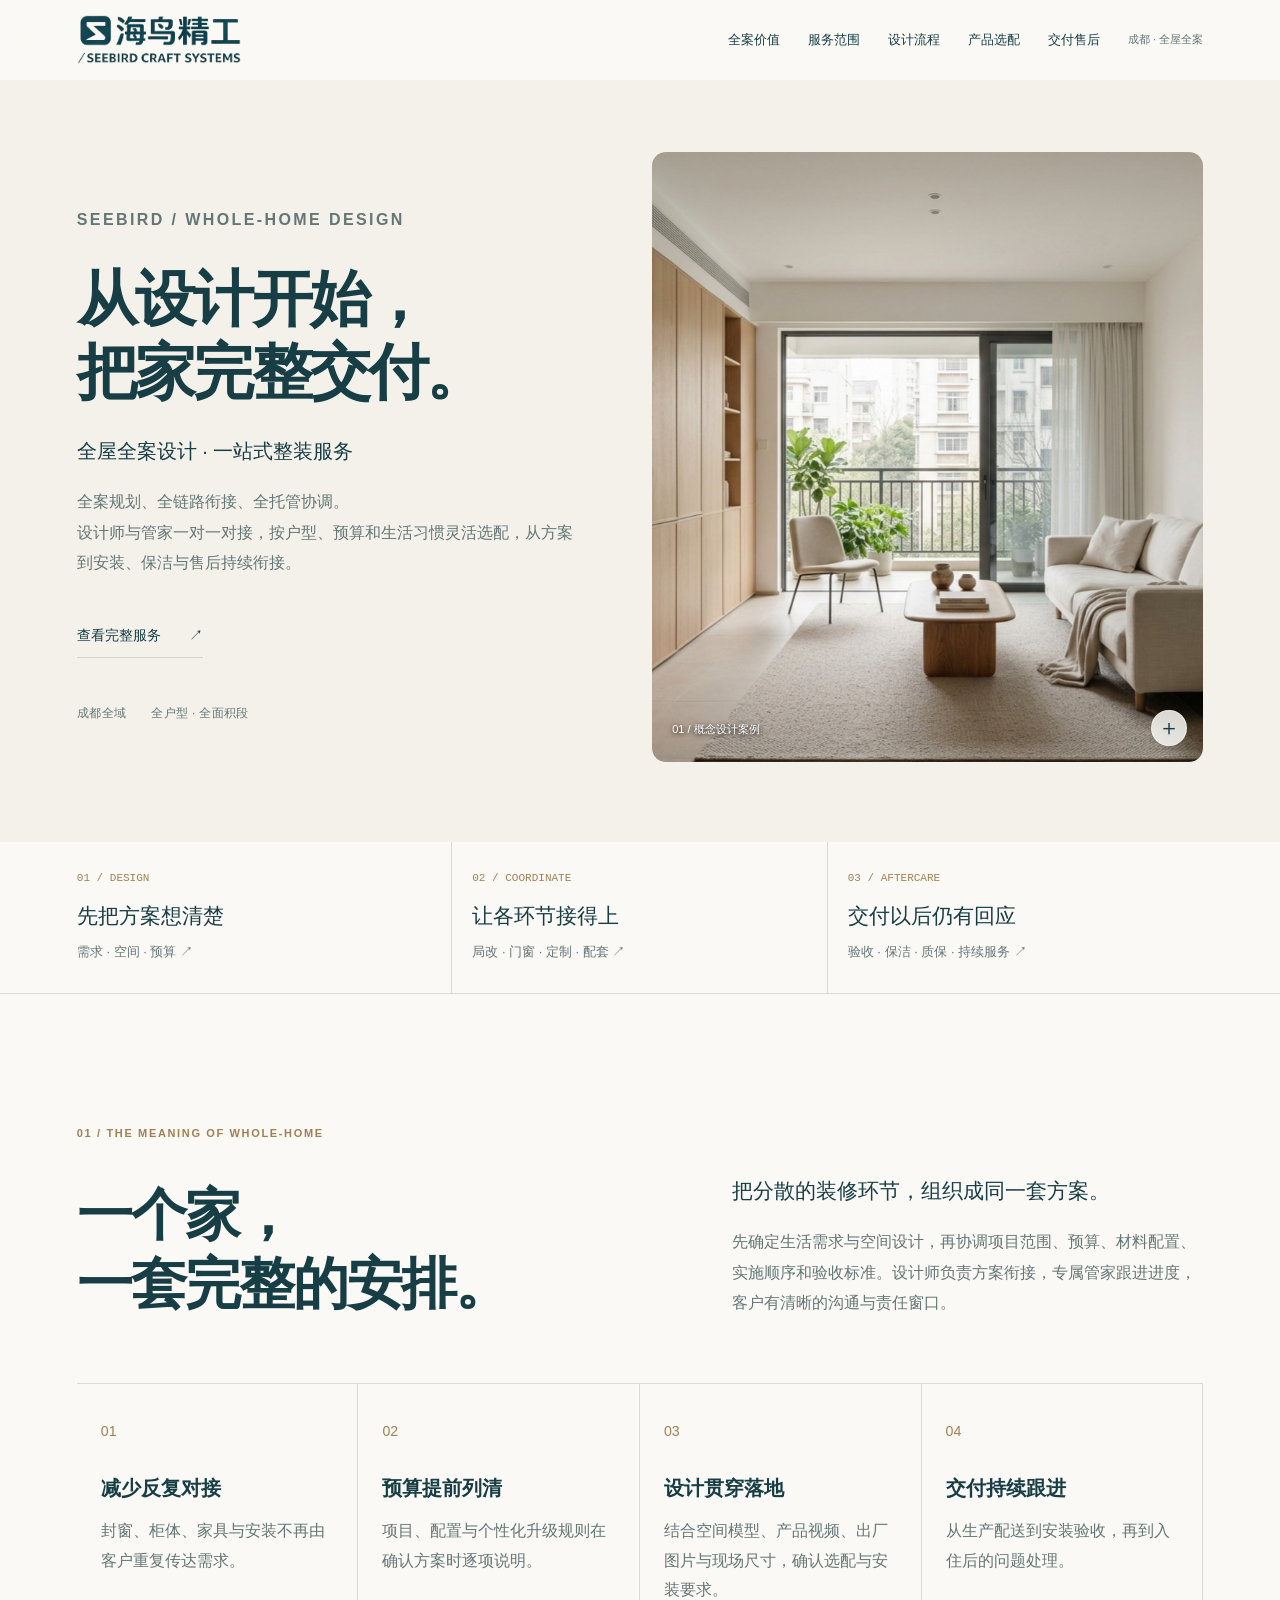
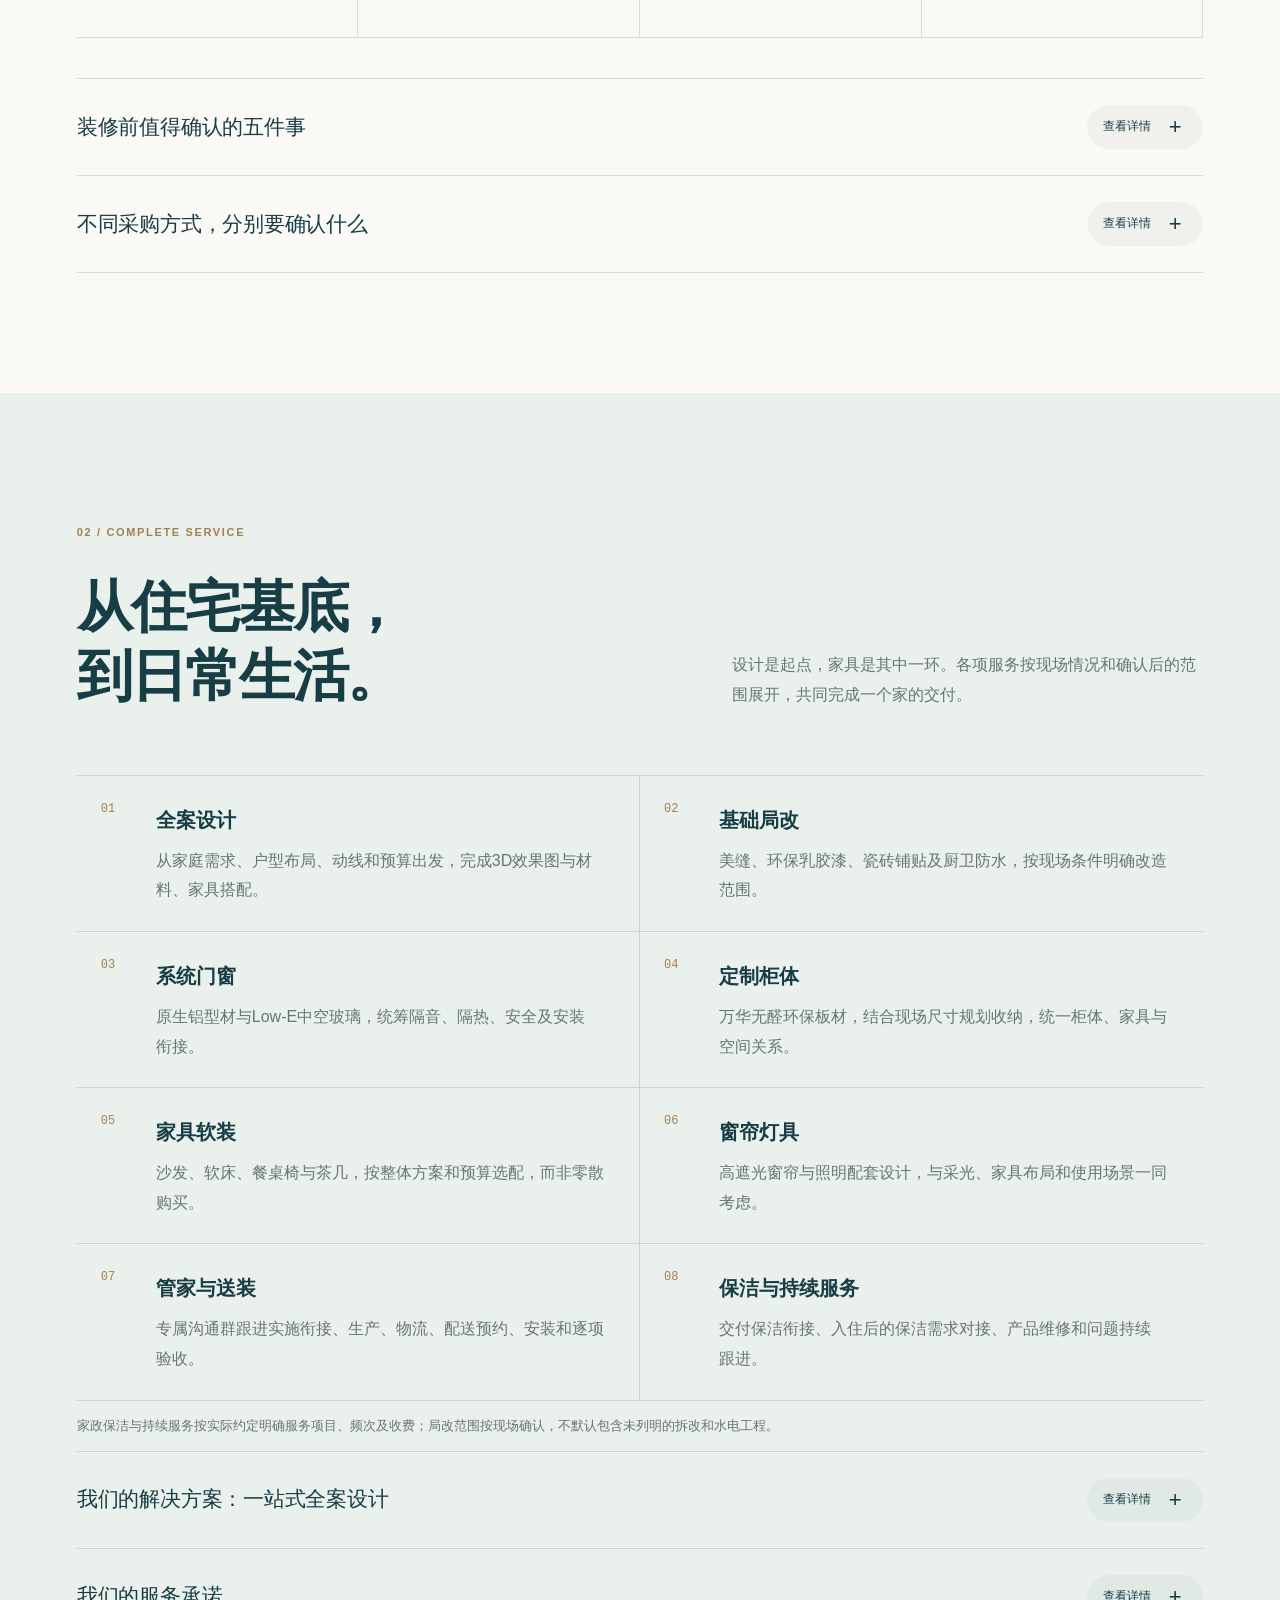
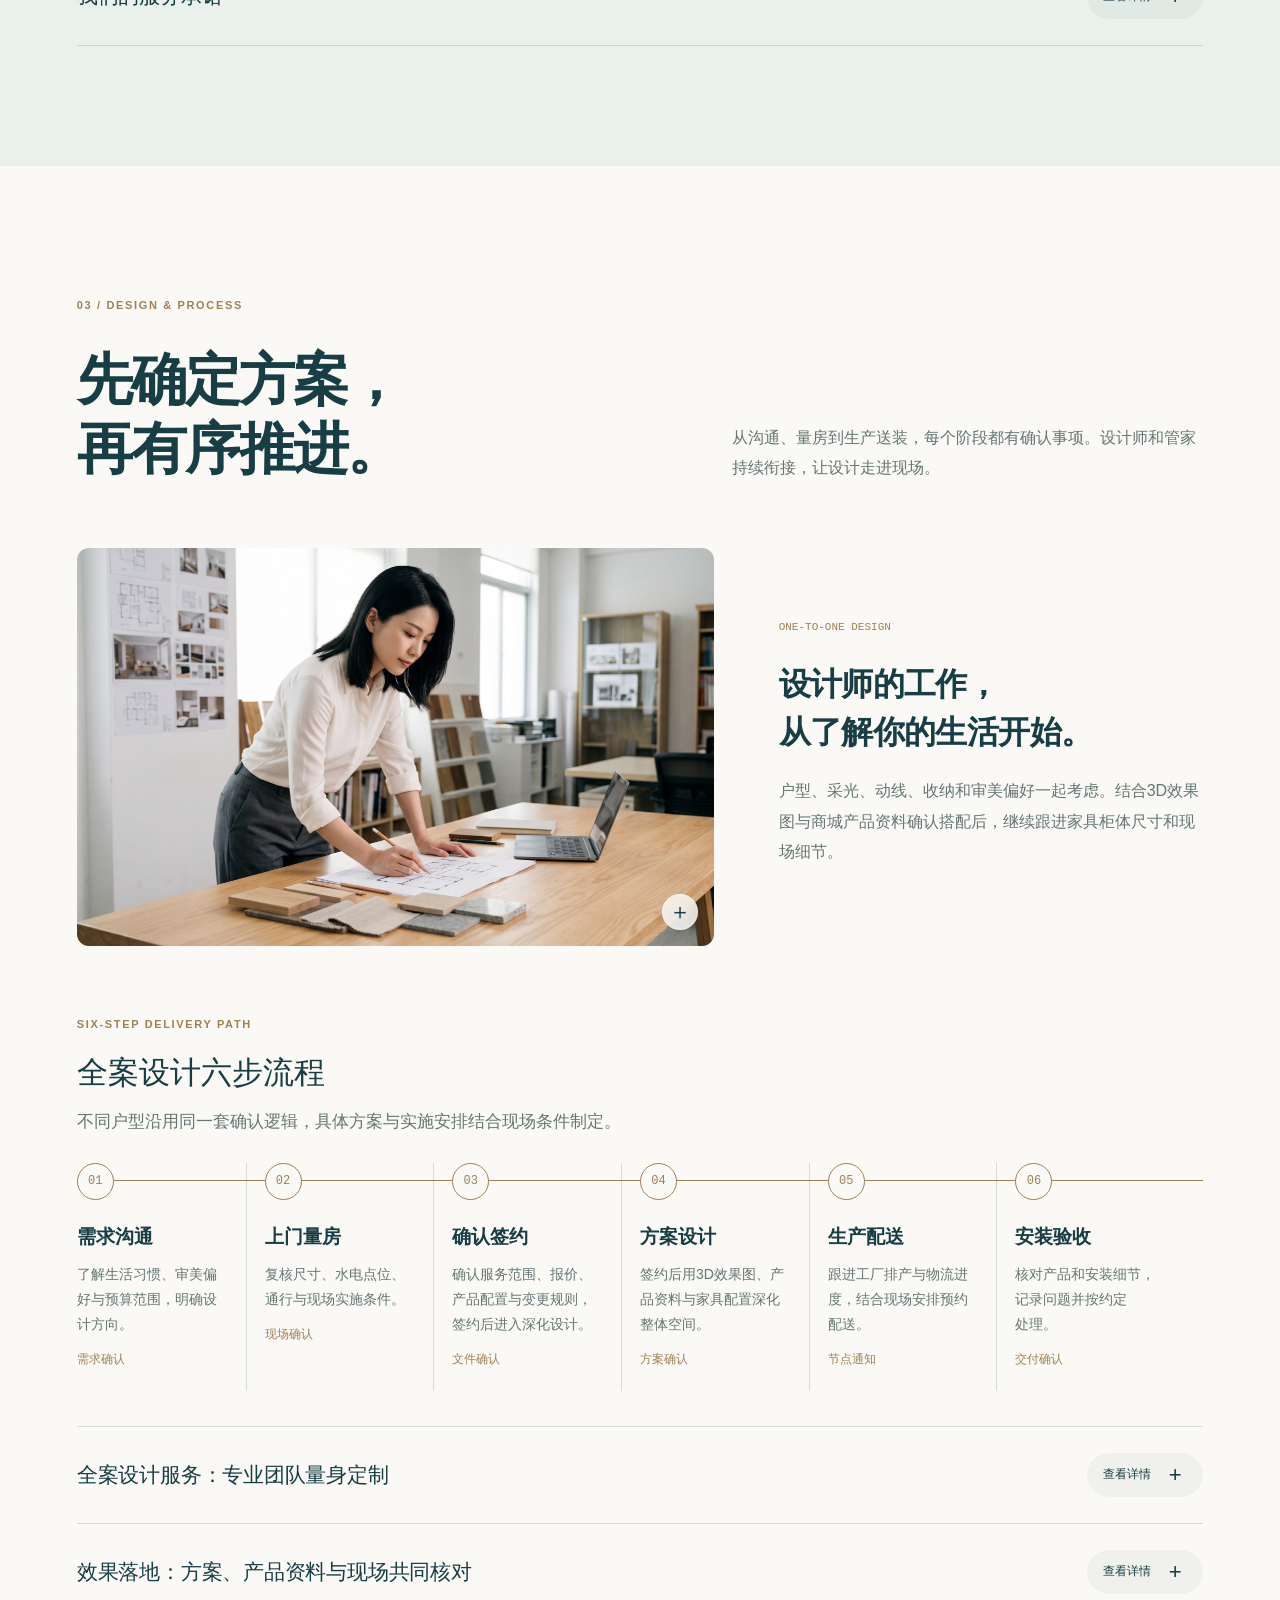
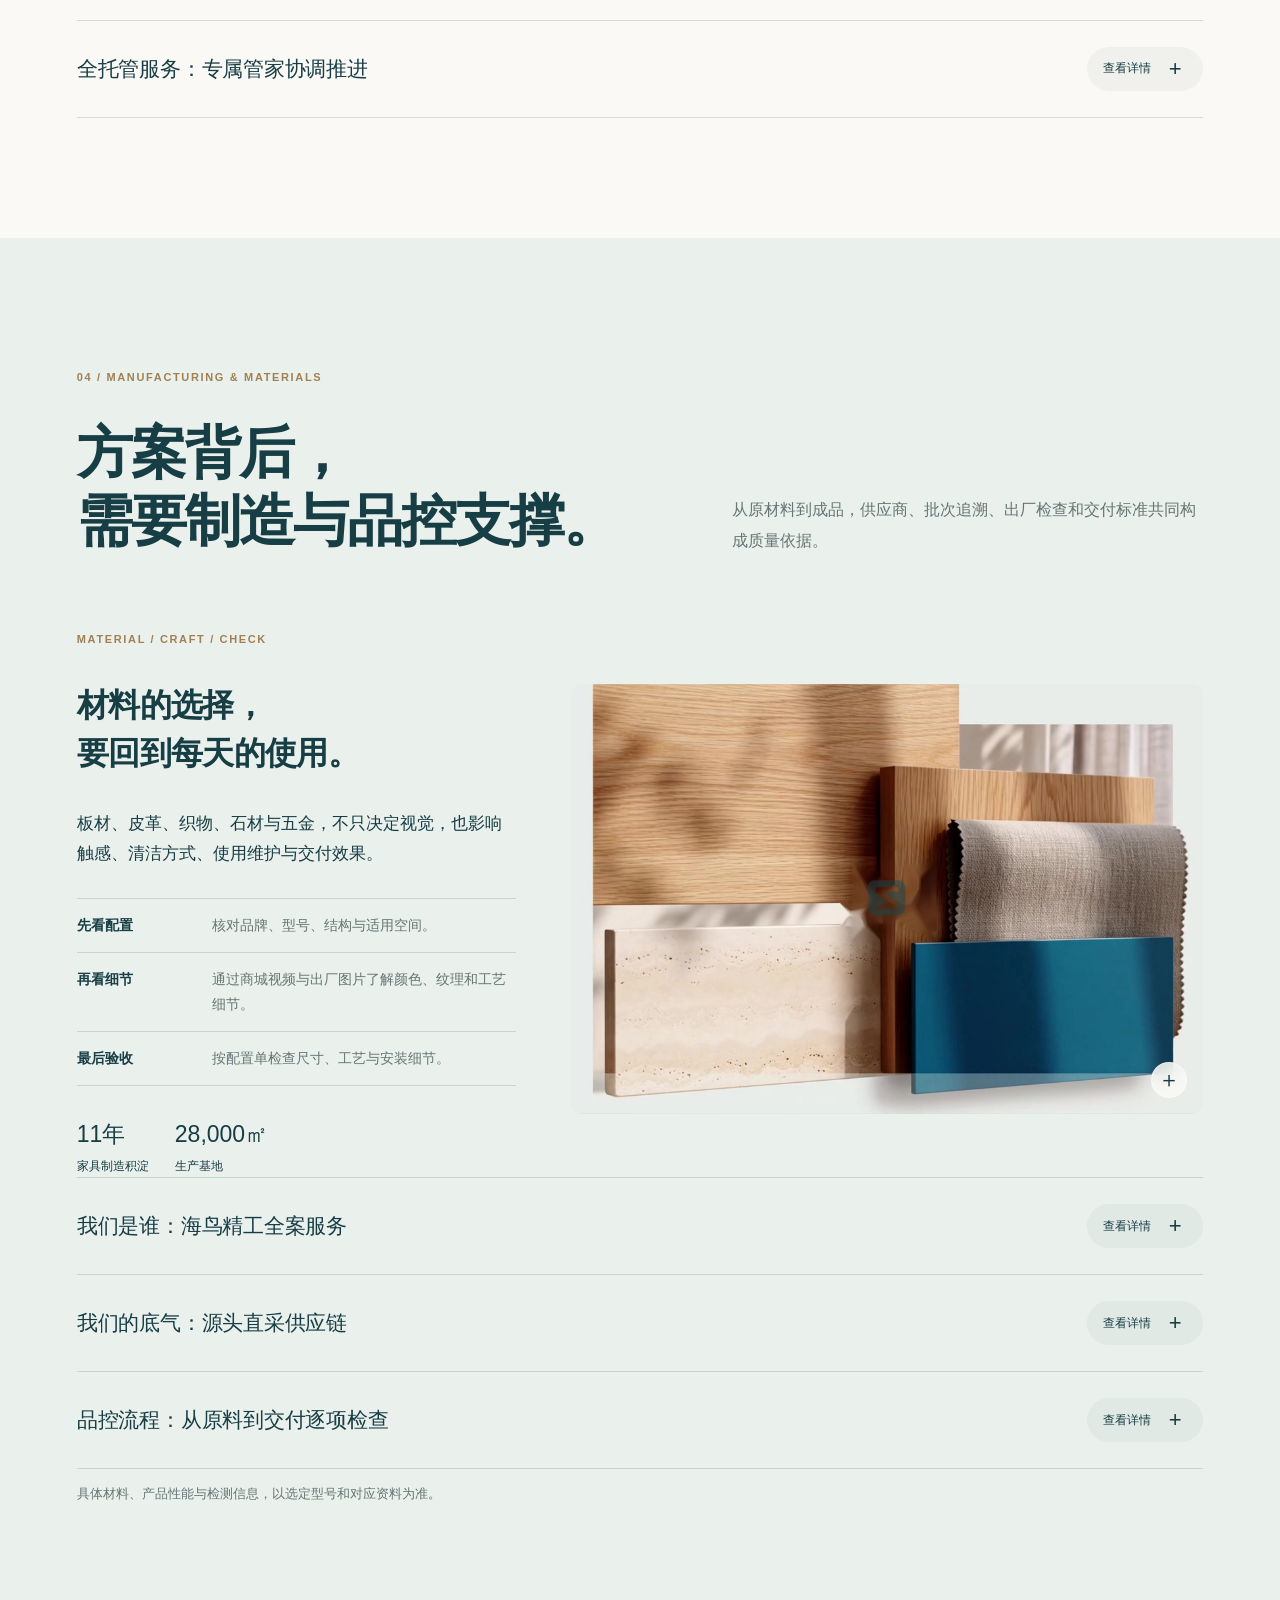
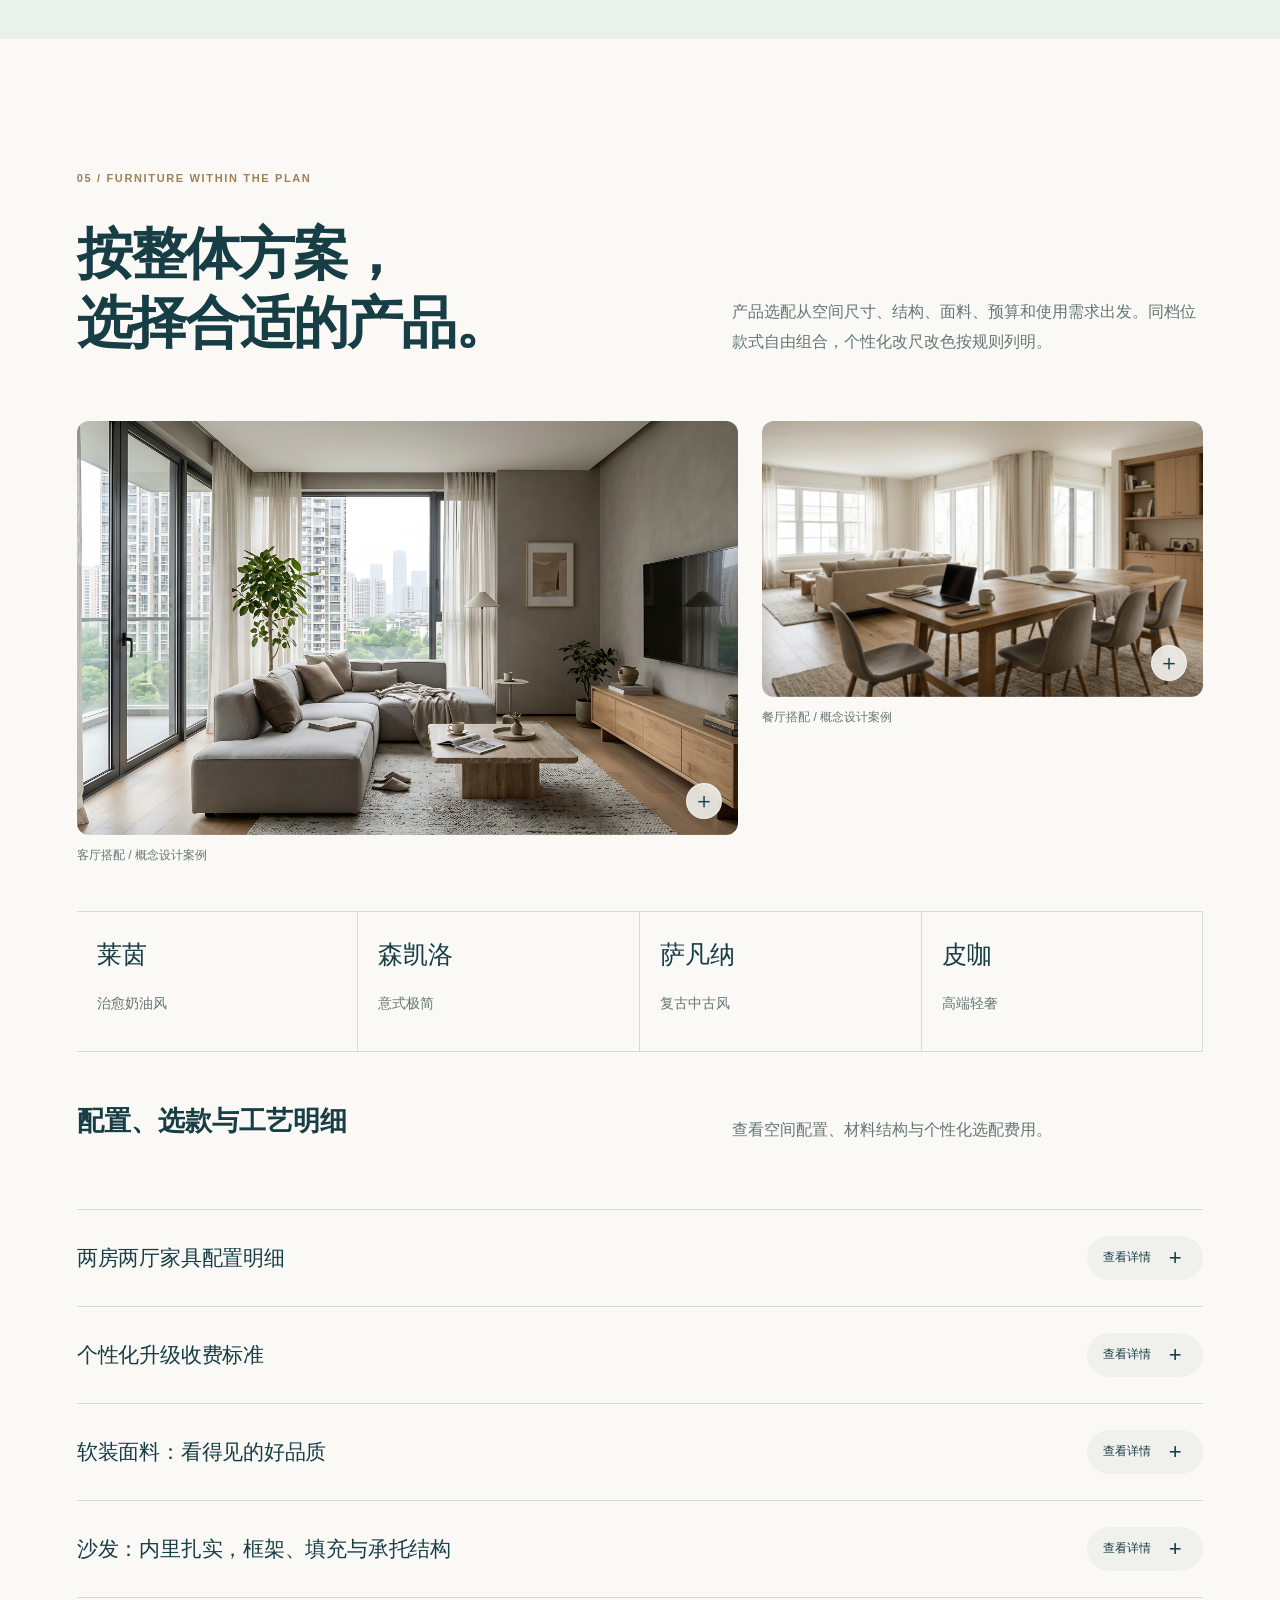
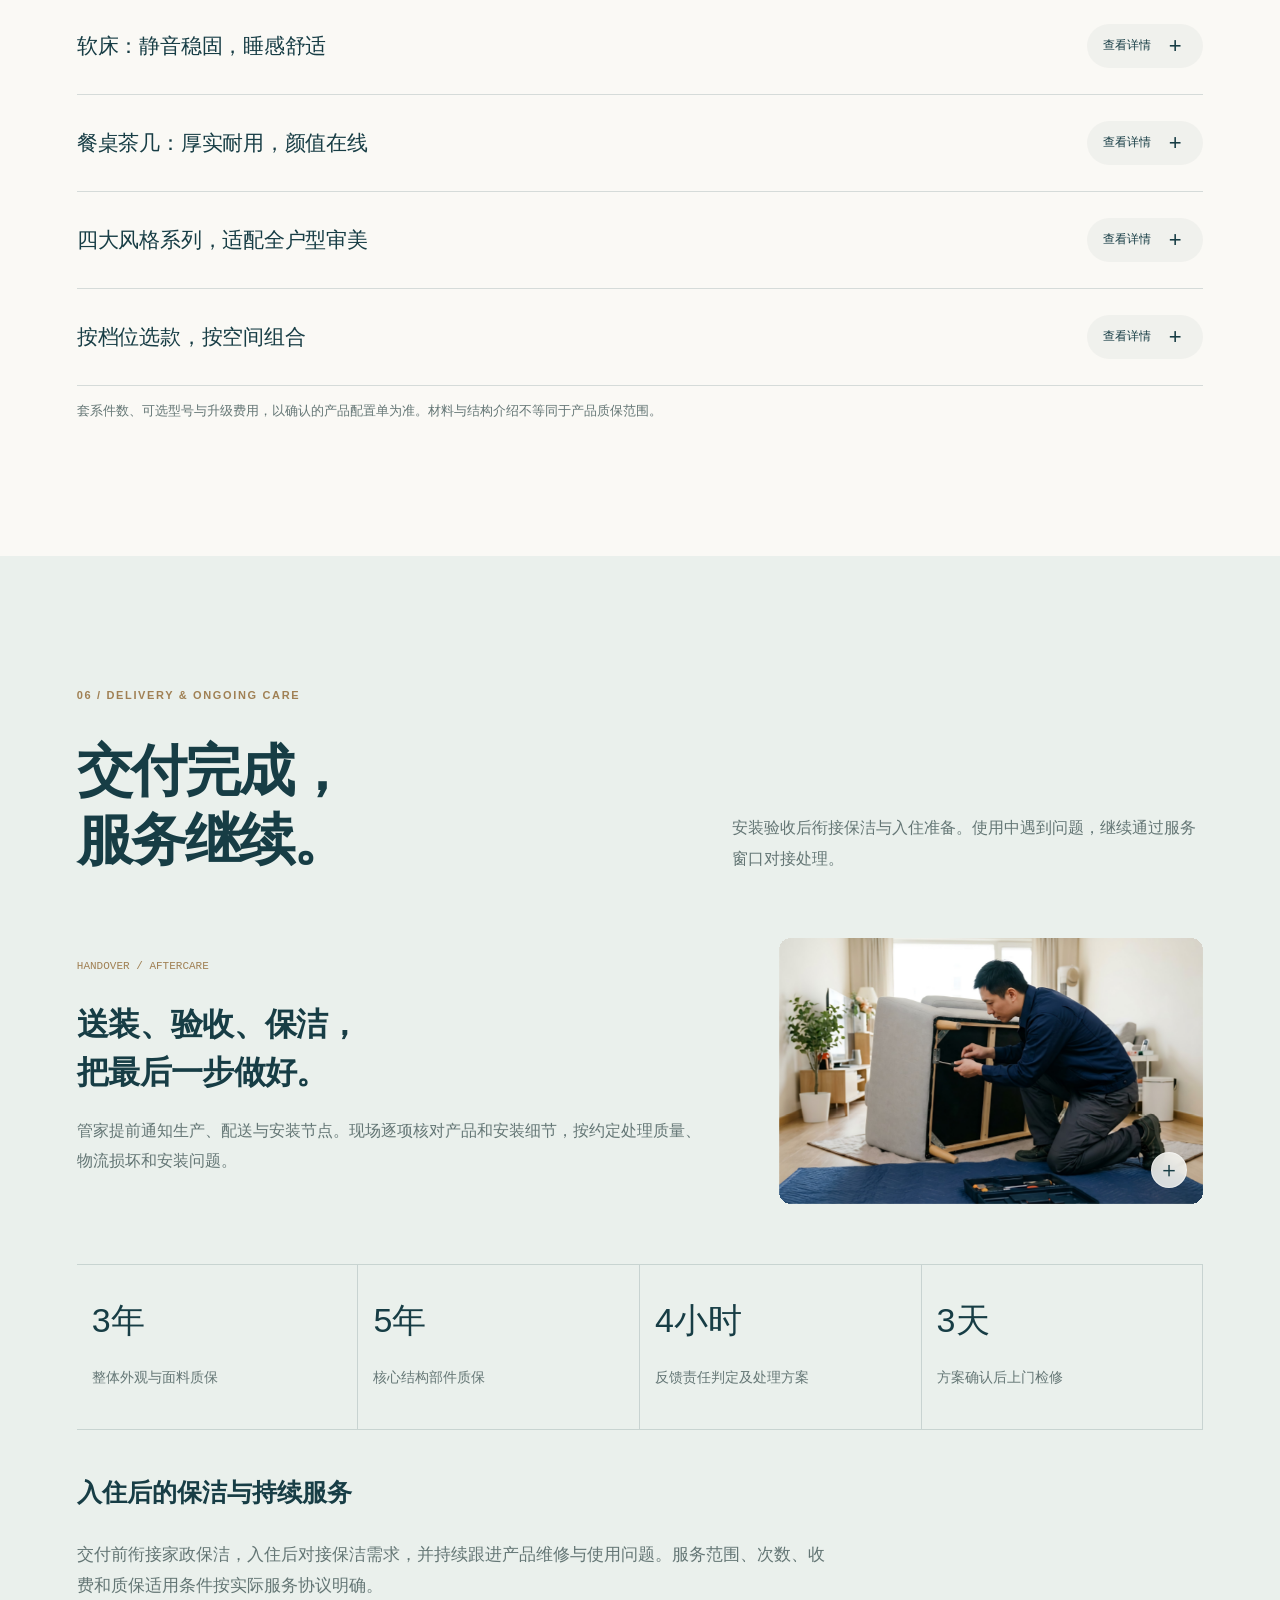
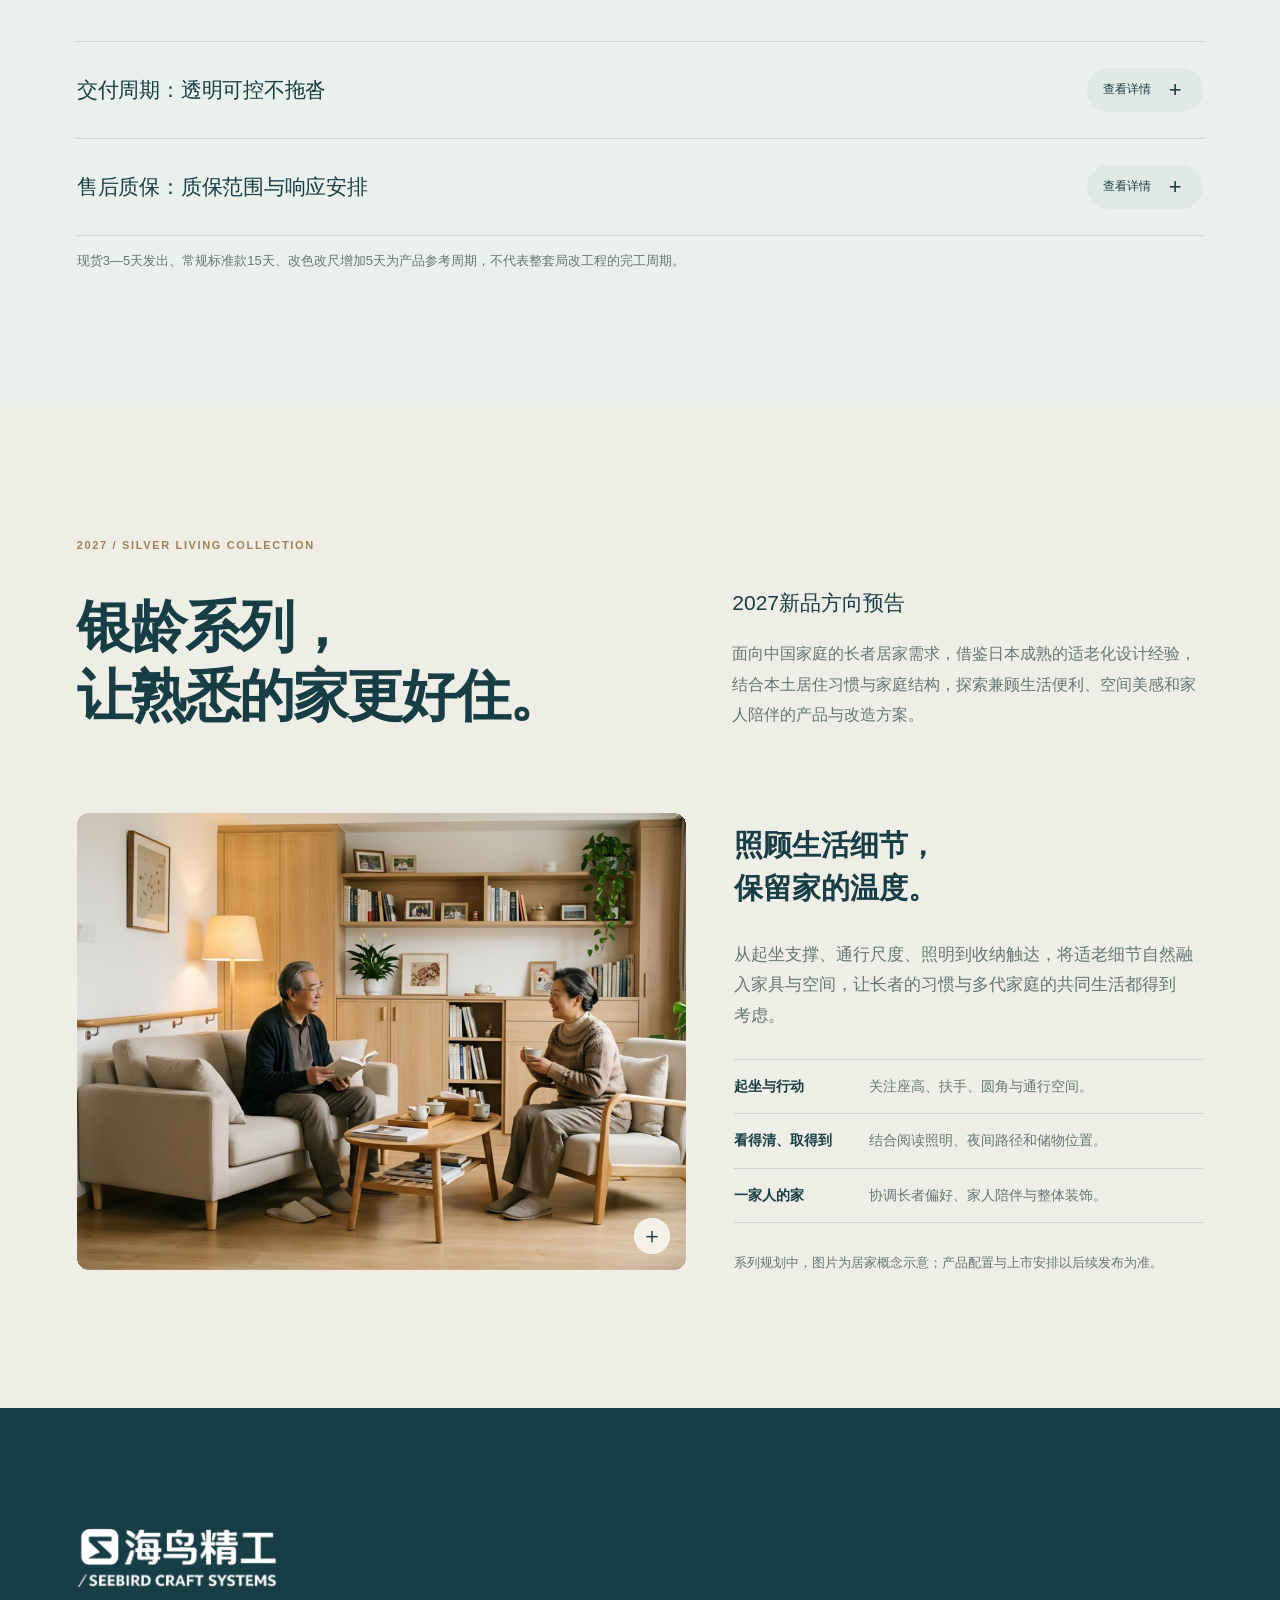
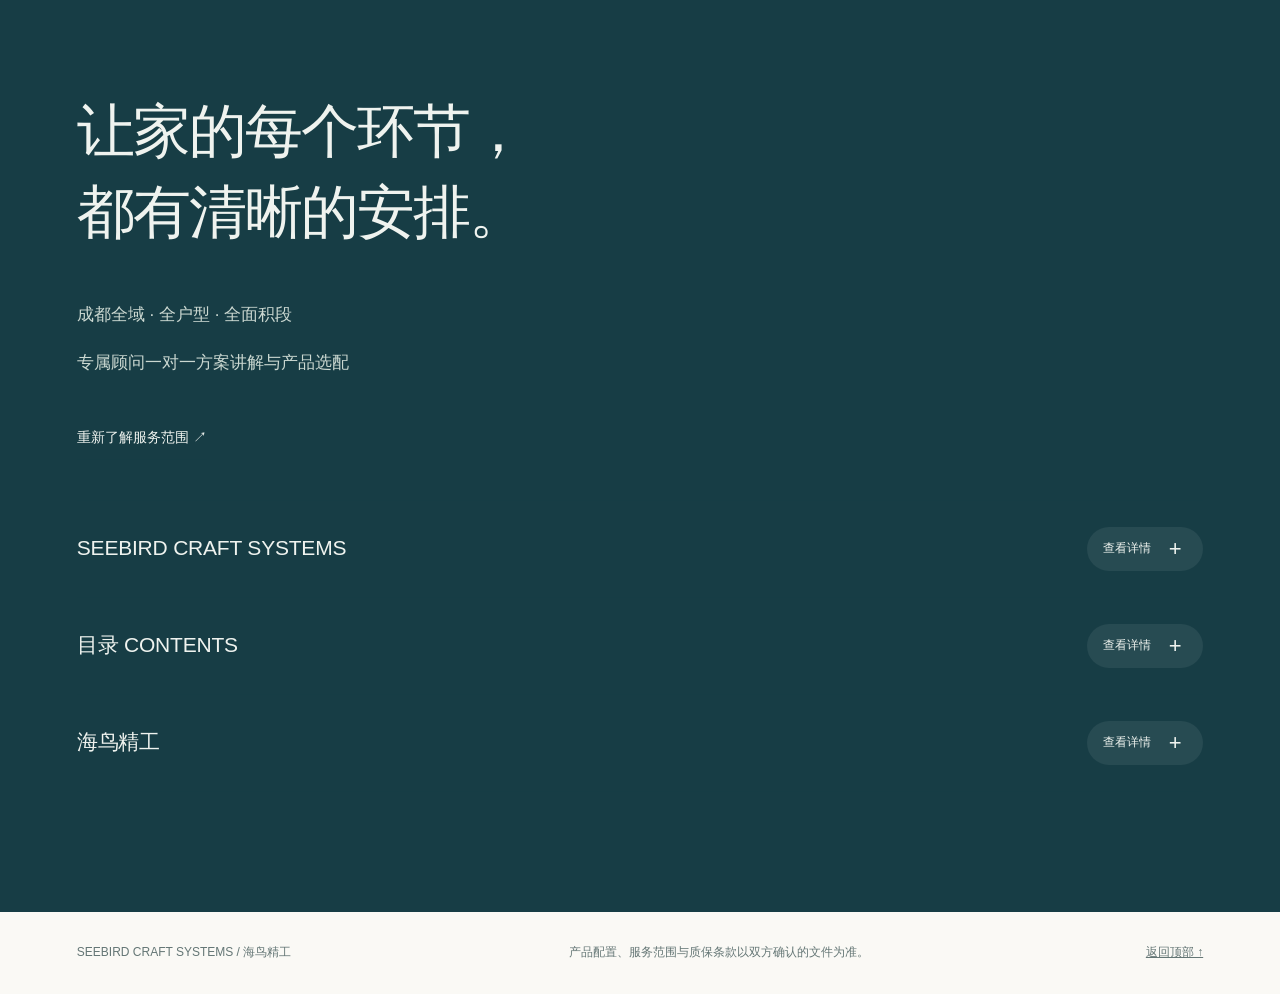
<file: mobile.html>
<!doctype html>
<html lang="zh-CN">
<head>
<meta charset="utf-8">
<meta name="viewport" content="width=device-width,initial-scale=1,viewport-fit=cover">
<meta name="description" content="海鸟精工一站式全案服务：设计、局改、门窗、定制、软装、窗帘灯具、安装保洁与持续服务。">
<title>海鸟精工｜一站式全案设计</title>
<link rel="stylesheet" href="site.css">
<link rel="stylesheet" href="refinement.css">
</head>
<body class="mobile">
<div class="progress">
<i>
</i>
</div>
<header>
<a class="logo" href="#top">
<img src="assets/new/logo.png" alt="海鸟精工 SEEBIRD CRAFT SYSTEMS">
</a>
<nav aria-label="章节导航">
<a href="#whole">全案价值</a>
<a href="#scope">服务范围</a>
<a href="#design">设计流程</a>
<a href="#products">产品选配</a>
<a href="#care">交付售后</a>
</nav>
<span class="header-label">成都 · 全屋全案</span>
</header>
<main id="top">
<section class="hero">
<div class="hero-copy">
<p class="eyebrow">SEEBIRD / WHOLE-HOME DESIGN</p>
<h1>从设计开始，<br>把家完整交付。</h1>
<p class="subtitle">全屋全案设计 · 一站式整装服务</p>
<p>全案规划、全链路衔接、全托管协调。<br>设计师与管家一对一对接，按户型、预算和生活习惯灵活选配，从方案到安装、保洁与售后持续衔接。</p>
<a class="link" href="#scope">查看完整服务 <span>↗</span>
</a>
<div class="hero-index">
<span>成都全域</span>
<span>全户型 · 全面积段</span>
</div>
</div>
<div class="hero-image">
<button class="photo" data-src="assets/new/hero.jpg">
<img loading="eager" fetchpriority="high" decoding="async" src="assets/new/hero.jpg" alt="概念设计案例：自然明亮的住宅客厅">
</button>
<span class="image-note">01 / 概念设计案例</span>
</div>
</section>
<div class="quick">
<a href="#design">
<small>01 / DESIGN</small>
<strong>先把方案想清楚</strong>
<span>需求 · 空间 · 预算 ↗</span>
</a>
<a href="#scope">
<small>02 / COORDINATE</small>
<strong>让各环节接得上</strong>
<span>局改 · 门窗 · 定制 · 配套 ↗</span>
</a>
<a href="#care">
<small>03 / AFTERCARE</small>
<strong>交付以后仍有回应</strong>
<span>验收 · 保洁 · 质保 · 持续服务 ↗</span>
</a>
</div>
<section id="whole" class="section">
<p class="eyebrow">01 / THE MEANING OF WHOLE-HOME</p>
<div class="heading">
<h2>一个家，<br>一套完整的安排。</h2>
<div>
<p class="lead">把分散的装修环节，组织成同一套方案。</p>
<p>先确定生活需求与空间设计，再协调项目范围、预算、材料配置、实施顺序和验收标准。设计师负责方案衔接，专属管家跟进进度，客户有清晰的沟通与责任窗口。</p>
</div>
</div>
<div class="reasons">
<article>
<small>01</small>
<h3>减少反复对接</h3>
<p>封窗、柜体、家具与安装不再由客户重复传达需求。</p>
</article>
<article>
<small>02</small>
<h3>预算提前列清</h3>
<p>项目、配置与个性化升级规则在确认方案时逐项说明。</p>
</article>
<article>
<small>03</small>
<h3>设计贯穿落地</h3>
<p>结合空间模型、产品视频、出厂图片与现场尺寸，确认选配与安装要求。</p>
</article>
<article>
<small>04</small>
<h3>交付持续跟进</h3>
<p>从生产配送到安装验收，再到入住后的问题处理。</p>
</article>
</div>
<div class="reading-details">
<details data-page="3">
<summary>
<span class="detail-title">装修前值得确认的五件事</span>
<span class="detail-action">
<span class="action-label">查看详情</span>
<span class="action-icon" aria-hidden="true">⌄</span>
</span>
</summary>
<div class="detail-body">
<div class="detail-grid" data-count="6">
<article class="detail-card">
<div class="detail-card-head">
<span class="detail-icon">
<svg viewBox="0 0 24 24" fill="none" stroke="currentColor" stroke-width="1.5" stroke-linecap="round" stroke-linejoin="round" aria-hidden="true">
<path d="M5 3h14v18H5zM8 9l2 2 5-5M8 15h8M8 18h6"/>
</svg>
</span>
<h4>装修前，先把沟通、预算、选材和交付责任明确下来。</h4>
</div>
<div class="detail-card-copy">
</div>
</article>
<article class="detail-card">
<div class="detail-card-head">
<span class="detail-icon">
<svg viewBox="0 0 24 24" fill="none" stroke="currentColor" stroke-width="1.5" stroke-linecap="round" stroke-linejoin="round" aria-hidden="true">
<path d="M4 7h16v14H4zM8 7V3h8v4M8 12h8M8 16h5"/>
</svg>
</span>
<h4>对接与分工</h4>
</div>
<div class="detail-card-copy">
<p>封窗、定制和家具涉及不同工序。统一沟通窗口，有助于减少重复确认，让尺寸、工期和责任分工接得上。</p>
</div>
</article>
<article class="detail-card">
<div class="detail-card-head">
<span class="detail-icon">
<svg viewBox="0 0 24 24" fill="none" stroke="currentColor" stroke-width="1.5" stroke-linecap="round" stroke-linejoin="round" aria-hidden="true">
<path d="M4 7h16v14H4zM8 7V3h8v4M8 12h8M8 16h5"/>
</svg>
</span>
<h4>预算与变更</h4>
</div>
<div class="detail-card-copy">
<p>先核对报价包含的项目、材料和数量。改尺、改色、追加项目等变更，应在执行前说明费用并取得确认。</p>
</div>
</article>
<article class="detail-card">
<div class="detail-card-head">
<span class="detail-icon">
<svg viewBox="0 0 24 24" fill="none" stroke="currentColor" stroke-width="1.5" stroke-linecap="round" stroke-linejoin="round" aria-hidden="true">
<path d="M4 20h16M5 16l1-5L16 1l5 5-10 10-6 1M14 3l5 5"/>
</svg>
</span>
<h4>设计服务范围</h4>
</div>
<div class="detail-card-copy">
<p>确认设计服务的工作内容、交付成果、调整方式和费用，让设计投入对应到实际需求。</p>
</div>
</article>
<article class="detail-card">
<div class="detail-card-head">
<span class="detail-icon">
<svg viewBox="0 0 24 24" fill="none" stroke="currentColor" stroke-width="1.5" stroke-linecap="round" stroke-linejoin="round" aria-hidden="true">
<path d="M5 3h14v18H5zM8 9l2 2 5-5M8 15h8M8 18h6"/>
</svg>
</span>
<h4>选材与验收</h4>
</div>
<div class="detail-card-copy">
<p>选材时核对品牌、型号与规格资料，施工和安装时明确检查项目；交付时留存验收记录和售后联系方式。</p>
</div>
</article>
<article class="detail-card">
<div class="detail-card-head">
<span class="detail-icon">
<svg viewBox="0 0 24 24" fill="none" stroke="currentColor" stroke-width="1.5" stroke-linecap="round" stroke-linejoin="round" aria-hidden="true">
<path d="M4 20h16M5 16l1-5L16 1l5 5-10 10-6 1M14 3l5 5"/>
</svg>
</span>
<h4>设计与产品配置核对</h4>
</div>
<div class="detail-card-copy">
<p>效果图用于讨论布局与搭配，专属产品商城提供视频、出厂图片与规格资料。结合现场尺寸复核，将选定型号、颜色和尺寸写入配置清单。</p>
</div>
</article>
</div>
</div>
</details>
<details data-page="23">
<summary>
<span class="detail-title">不同采购方式，分别要确认什么</span>
<span class="detail-action">
<span class="action-label">查看详情</span>
<span class="action-icon" aria-hidden="true">⌄</span>
</span>
</summary>
<div class="detail-body">
<div class="detail-grid" data-count="3">
<article class="detail-card">
<div class="detail-card-head">
<span class="detail-icon">
<svg viewBox="0 0 24 24" fill="none" stroke="currentColor" stroke-width="1.5" stroke-linecap="round" stroke-linejoin="round" aria-hidden="true">
<path d="M4 7h16v14H4zM8 7V3h8v4M8 12h8M8 16h5"/>
</svg>
</span>
<h4>自己零散采购</h4>
</div>
<div class="detail-card-copy">
<p>自行采购时，需要汇总材料、人工、运输与安装费用，并预留变更空间。</p>
<p>由客户分别安排供应商时，需要协调到货顺序、现场条件和施工进度。</p>
<p>签约时分别记录各供应商的质保范围、责任边界和服务联系方式。</p>
</div>
</article>
<article class="detail-card">
<div class="detail-card-head">
<span class="detail-icon">
<svg viewBox="0 0 24 24" fill="none" stroke="currentColor" stroke-width="1.5" stroke-linecap="round" stroke-linejoin="round" aria-hidden="true">
<path d="M4 7h16v14H4zM8 7V3h8v4M8 12h8M8 16h5"/>
</svg>
</span>
<h4>委托装修服务</h4>
</div>
<div class="detail-card-copy">
<p>委托服务时，先核对设计、施工、主材与软装是否包含在报价内，再了解增减项的确认方式。</p>
<p>施工与材料标准、项目分工及履约安排，应在签约前逐项核对。</p>
<p>了解设计方案、产品配置与现场施工之间如何衔接，以及出现差异后的处理流程。</p>
</div>
</article>
<article class="detail-card">
<div class="detail-card-head">
<span class="detail-icon">
<svg viewBox="0 0 24 24" fill="none" stroke="currentColor" stroke-width="1.5" stroke-linecap="round" stroke-linejoin="round" aria-hidden="true">
<path d="M4 20h16M5 16l1-5L16 1l5 5-10 10-6 1M14 3l5 5"/>
</svg>
</span>
<h4>海鸟精工 · 全案设计</h4>
</div>
<div class="detail-card-copy">
<p>海鸟精工按确认方案列明项目、产品配置和变更规则，便于客户逐项核对预算。</p>
<p>设计师衔接空间方案与选配，专属管家协调施工、生产和送装节点，减少客户在不同环节之间反复沟通。</p>
<p>通过材料确认、出厂检查和安装验收落实交付要求。产品外观与面料、核心结构分别说明质保范围，售后有明确的对接窗口。</p>
</div>
</article>
</div>
</div>
</details>
</div>
</section>
<section id="scope" class="section soft">
<p class="eyebrow">02 / COMPLETE SERVICE</p>
<div class="heading">
<h2>从住宅基底，<br>到日常生活。</h2>
<p>设计是起点，家具是其中一环。各项服务按现场情况和确认后的范围展开，共同完成一个家的交付。</p>
</div>
<div class="services">
<article>
<span>01</span>
<div>
<h3>全案设计</h3>
<p>从家庭需求、户型布局、动线和预算出发，完成3D效果图与材料、家具搭配。</p>
</div>
</article>
<article>
<span>02</span>
<div>
<h3>基础局改</h3>
<p>美缝、环保乳胶漆、瓷砖铺贴及厨卫防水，按现场条件明确改造范围。</p>
</div>
</article>
<article>
<span>03</span>
<div>
<h3>系统门窗</h3>
<p>原生铝型材与Low-E中空玻璃，统筹隔音、隔热、安全及安装衔接。</p>
</div>
</article>
<article>
<span>04</span>
<div>
<h3>定制柜体</h3>
<p>万华无醛环保板材，结合现场尺寸规划收纳，统一柜体、家具与空间关系。</p>
</div>
</article>
<article>
<span>05</span>
<div>
<h3>家具软装</h3>
<p>沙发、软床、餐桌椅与茶几，按整体方案和预算选配，而非零散购买。</p>
</div>
</article>
<article>
<span>06</span>
<div>
<h3>窗帘灯具</h3>
<p>高遮光窗帘与照明配套设计，与采光、家具布局和使用场景一同考虑。</p>
</div>
</article>
<article>
<span>07</span>
<div>
<h3>管家与送装</h3>
<p>专属沟通群跟进实施衔接、生产、物流、配送预约、安装和逐项验收。</p>
</div>
</article>
<article>
<span>08</span>
<div>
<h3>保洁与持续服务</h3>
<p>交付保洁衔接、入住后的保洁需求对接、产品维修和问题持续跟进。</p>
</div>
</article>
</div>
<p class="fine">家政保洁与持续服务按实际约定明确服务项目、频次及收费；局改范围按现场确认，不默认包含未列明的拆改和水电工程。</p>
<details data-page="5">
<summary>
<span class="detail-title">我们的解决方案：一站式全案设计</span>
<span class="detail-action">
<span class="action-label">查看详情</span>
<span class="action-icon" aria-hidden="true">⌄</span>
</span>
</summary>
<div class="detail-body">
<p>把设计、局改、门窗、柜体与家具配套放在同一套计划中，先确认范围与预算，再按节点推进。</p>
<div class="detail-grid" data-count="6">
<article class="detail-card">
<div class="detail-card-head">
<span class="detail-icon">
<svg viewBox="0 0 24 24" fill="none" stroke="currentColor" stroke-width="1.5" stroke-linecap="round" stroke-linejoin="round" aria-hidden="true">
<path d="M4 7h16v14H4zM8 7V3h8v4M8 12h8M8 16h5"/>
</svg>
</span>
<h4>基础局改 · 焕新基底</h4>
</div>
<div class="detail-card-copy">
<p>涵盖美缝、环保乳胶漆、瓷砖铺贴及厨卫防水工程，从源头筑牢家装品质基础。</p>
</div>
</article>
<article class="detail-card">
<div class="detail-card-head">
<span class="detail-icon">
<svg viewBox="0 0 24 24" fill="none" stroke="currentColor" stroke-width="1.5" stroke-linecap="round" stroke-linejoin="round" aria-hidden="true">
<path d="M4 7h16v14H4zM8 7V3h8v4M8 12h8M8 16h5"/>
</svg>
</span>
<h4>系统门窗 · 静谧安全</h4>
</div>
<div class="detail-card-copy">
<p>甄选原生铝型材搭配加厚Low-E中空玻璃，隔音隔热、防风抗压，兼顾节能与安全。</p>
</div>
</article>
<article class="detail-card">
<div class="detail-card-head">
<span class="detail-icon">
<svg viewBox="0 0 24 24" fill="none" stroke="currentColor" stroke-width="1.5" stroke-linecap="round" stroke-linejoin="round" aria-hidden="true">
<path d="M2 11L12 2l10 9M5 9v12h14V9M9 21v-7h6v7"/>
</svg>
</span>
<h4>定制柜体 · 环保收纳</h4>
</div>
<div class="detail-card-copy">
<p>采用万华无醛环保板材，依据户型量身定制，合理规划空间，收纳与美观兼得。</p>
</div>
</article>
<article class="detail-card">
<div class="detail-card-head">
<span class="detail-icon">
<svg viewBox="0 0 24 24" fill="none" stroke="currentColor" stroke-width="1.5" stroke-linecap="round" stroke-linejoin="round" aria-hidden="true">
<path d="M4 7h16v14H4zM8 7V3h8v4M8 12h8M8 16h5"/>
</svg>
</span>
<h4>软装家具 · 全屋配齐</h4>
</div>
<div class="detail-card-copy">
<p>沙发、软床、餐桌椅等核心家具一站式配齐，结合尺寸、预算和风格选配。</p>
</div>
</article>
<article class="detail-card">
<div class="detail-card-head">
<span class="detail-icon">
<svg viewBox="0 0 24 24" fill="none" stroke="currentColor" stroke-width="1.5" stroke-linecap="round" stroke-linejoin="round" aria-hidden="true">
<path d="M4 7h16v14H4zM8 7V3h8v4M8 12h8M8 16h5"/>
</svg>
</span>
<h4>窗帘灯具 · 细节点睛</h4>
</div>
<div class="detail-card-copy">
<p>结合采光、遮光和夜间使用需求，安排窗帘与灯具配套，使光线与空间布局相互配合。</p>
</div>
</article>
<article class="detail-card">
<div class="detail-card-head">
<span class="detail-icon">
<svg viewBox="0 0 24 24" fill="none" stroke="currentColor" stroke-width="1.5" stroke-linecap="round" stroke-linejoin="round" aria-hidden="true">
<path d="M4 7h16v14H4zM8 7V3h8v4M8 12h8M8 16h5"/>
</svg>
</span>
<h4>专属管家 · 全程协调</h4>
</div>
<div class="detail-card-copy">
<p>签约后由专属管家跟进量房、排产、配送与验收，涉及方案、费用和材料变更时与客户确认。</p>
<p>服务按确认的范围组织实施。需要设计与现场共同配合的事项，由设计师和管家衔接。</p>
</div>
</article>
</div>
</div>
</details>
<details data-page="8">
<summary>
<span class="detail-title">我们的服务承诺</span>
<span class="detail-action">
<span class="action-label">查看详情</span>
<span class="action-icon" aria-hidden="true">⌄</span>
</span>
</summary>
<div class="detail-body">
<div class="detail-grid" data-count="5">
<article class="detail-card">
<div class="detail-card-head">
<span class="detail-icon">
<svg viewBox="0 0 24 24" fill="none" stroke="currentColor" stroke-width="1.5" stroke-linecap="round" stroke-linejoin="round" aria-hidden="true">
<path d="M5 3h14v18H5zM8 9l2 2 5-5M8 15h8M8 18h6"/>
</svg>
</span>
<h4>报价、沟通、选配与质保，签约前逐项说明</h4>
</div>
<div class="detail-card-copy">
</div>
</article>
<article class="detail-card">
<div class="detail-card-head">
<span class="detail-icon">
<svg viewBox="0 0 24 24" fill="none" stroke="currentColor" stroke-width="1.5" stroke-linecap="round" stroke-linejoin="round" aria-hidden="true">
<path d="M4 7h16v14H4zM8 7V3h8v4M8 12h8M8 16h5"/>
</svg>
</span>
<h4>项目明细与报价</h4>
</div>
<div class="detail-card-copy">
<p>方案确认后列明报价、产品配置和服务范围。客户提出调整时，先确认费用与工期变化，再安排执行。</p>
</div>
</article>
<article class="detail-card">
<div class="detail-card-head">
<span class="detail-icon">
<svg viewBox="0 0 24 24" fill="none" stroke="currentColor" stroke-width="1.5" stroke-linecap="round" stroke-linejoin="round" aria-hidden="true">
<path d="M4 7h16v14H4zM8 7V3h8v4M8 12h8M8 16h5"/>
</svg>
</span>
<h4>专属管家一对一</h4>
</div>
<div class="detail-card-copy">
<p>签约后建立服务沟通群，由专属管家对接需求与进度，协调量房、生产、配送和验收。</p>
</div>
</article>
<article class="detail-card">
<div class="detail-card-head">
<span class="detail-icon">
<svg viewBox="0 0 24 24" fill="none" stroke="currentColor" stroke-width="1.5" stroke-linecap="round" stroke-linejoin="round" aria-hidden="true">
<path d="M4 20h16M5 16l1-5L16 1l5 5-10 10-6 1M14 3l5 5"/>
</svg>
</span>
<h4>款式自由任选</h4>
</div>
<div class="detail-card-copy">
<p>按选定档位的产品清单选款，支持颜色与尺寸调整。涉及升级或定制的费用，在配置单中单独列明。</p>
</div>
</article>
<article class="detail-card">
<div class="detail-card-head">
<span class="detail-icon">
<svg viewBox="0 0 24 24" fill="none" stroke="currentColor" stroke-width="1.5" stroke-linecap="round" stroke-linejoin="round" aria-hidden="true">
<path d="M5 3h14v18H5zM8 9l2 2 5-5M8 15h8M8 18h6"/>
</svg>
</span>
<h4>产品质保与服务响应</h4>
</div>
<div class="detail-card-copy">
<p>产品外观与面料提供<strong>3年</strong>质保，核心结构部件提供<strong>5年</strong>质保。问题反馈与上门检修按售后流程安排，适用条件在服务协议中明确。</p>
</div>
</article>
</div>
</div>
</details>
</section>
<section id="design" class="section">
<p class="eyebrow">03 / DESIGN & PROCESS</p>
<div class="heading">
<h2>先确定方案，<br>再有序推进。</h2>
<p>从沟通、量房到生产送装，每个阶段都有确认事项。设计师和管家持续衔接，让设计走进现场。</p>
</div>
<div class="feature">
<button class="photo" data-src="assets/new/designer.png">
<img loading="lazy" src="assets/new/designer.png" alt="设计沟通场景示意">
</button>
<div>
<small>ONE-TO-ONE DESIGN</small>
<h3>设计师的工作，<br>从了解你的生活开始。</h3>
<p>户型、采光、动线、收纳和审美偏好一起考虑。结合3D效果图与商城产品资料确认搭配后，继续跟进家具柜体尺寸和现场细节。</p>

</div>
</div>
<div class="process-head">
<p class="eyebrow">SIX-STEP DELIVERY PATH</p>
<h3>全案设计六步流程</h3>
<p>不同户型沿用同一套确认逻辑，具体方案与实施安排结合现场条件制定。</p>
</div>
<ol class="steps process-axis">
<li>
<h3>需求沟通</h3>
<p>了解生活习惯、审美偏好与预算范围，明确设计方向。</p>
<small>需求确认</small>
</li>
<li>
<h3>上门量房</h3>
<p>复核尺寸、水电点位、通行与现场实施条件。</p>
<small>现场确认</small>
</li>
<li>
<h3>确认签约</h3>
<p>确认服务范围、报价、产品配置与变更规则，签约后进入深化设计。</p>
<small>文件确认</small>
</li>
<li>
<h3>方案设计</h3>
<p>签约后用3D效果图、产品资料与家具配置深化整体空间。</p>
<small>方案确认</small>
</li>
<li>
<h3>生产配送</h3>
<p>跟进工厂排产与物流进度，结合现场安排预约配送。</p>
<small>节点通知</small>
</li>
<li>
<h3>安装验收</h3>
<p>核对产品和安装细节，记录问题并按约定处理。</p>
<small>交付确认</small>
</li>
</ol>

<details data-page="17">
<summary>
<span class="detail-title">全案设计服务：专业团队量身定制</span>
<span class="detail-action">
<span class="action-label">查看详情</span>
<span class="action-icon" aria-hidden="true">⌄</span>
</span>
</summary>
<div class="detail-body">
<p>设计师从生活方式与审美偏好出发，衔接空间布局、收纳与软装搭配，形成可讨论、可确认的整体方案。</p>
<div class="detail-grid" data-count="1">
<article class="detail-card">
<div class="detail-card-head">
<span class="detail-icon">
<svg viewBox="0 0 24 24" fill="none" stroke="currentColor" stroke-width="1.5" stroke-linecap="round" stroke-linejoin="round" aria-hidden="true">
<path d="M4 20h16M5 16l1-5L16 1l5 5-10 10-6 1M14 3l5 5"/>
</svg>
</span>
<h4>专属设计团队</h4>
</div>
<div class="detail-card-copy">
<p>设计团队结合户型结构、采光通风、空间动线与收纳需求展开设计，依据量房结果调整布局。</p>
<p class="detail-support">1v1全程跟踪</p>
<p>由对接设计师持续跟进需求、方案和现场核对，保留已确认的布局、材料与搭配记录，减少反复转述。</p>
<p class="detail-support">3D效果图预览</p>
<p>专业3D建模渲染，开工前即可看到未来家的完整效果。支持方案反复调整优化，确认空间布局、材料与搭配后，再推进实施。</p>
</div>
</article>
</div>
</div>
</details>
<details data-page="18">
<summary>
<span class="detail-title">效果落地：方案、产品资料与现场共同核对</span>
<span class="detail-action">
<span class="action-label">查看详情</span>
<span class="action-icon" aria-hidden="true">⌄</span>
</span>
</summary>
<div class="detail-body">
<div class="detail-grid" data-count="5">
<article class="detail-card">
<div class="detail-card-head">
<span class="detail-icon">
<svg viewBox="0 0 24 24" fill="none" stroke="currentColor" stroke-width="1.5" stroke-linecap="round" stroke-linejoin="round" aria-hidden="true">
<path d="M4 20h16M5 16l1-5L16 1l5 5-10 10-6 1M14 3l5 5"/>
</svg>
</span>
<h4>模型与尺寸复核</h4>
</div>
<div class="detail-card-copy">
<p>以家具和柜体的实际规格建立模型，结合现场尺寸检查摆放、通行与使用空间。下单前再次确认关键尺寸。</p>
</div>
</article>
<article class="detail-card">
<div class="detail-card-head">
<span class="detail-icon">
<svg viewBox="0 0 24 24" fill="none" stroke="currentColor" stroke-width="1.5" stroke-linecap="round" stroke-linejoin="round" aria-hidden="true">
<path d="M4 20h16M5 16l1-5L16 1l5 5-10 10-6 1M14 3l5 5"/>
</svg>
</span>
<h4>材质与颜色确认</h4>
</div>
<div class="detail-card-copy">
<p>效果图用于讨论整体关系，产品视频与出厂图片用于了解面料、颜色和细节。选定的材质与色号记录在配置清单中，交付时据此核对。</p>
</div>
</article>
<article class="detail-card">
<div class="detail-card-head">
<span class="detail-icon">
<svg viewBox="0 0 24 24" fill="none" stroke="currentColor" stroke-width="1.5" stroke-linecap="round" stroke-linejoin="round" aria-hidden="true">
<path d="M4 7h16v14H4zM8 7V3h8v4M8 12h8M8 16h5"/>
</svg>
</span>
<h4>产品资料核对</h4>
</div>
<div class="detail-card-copy">
<p>选款时结合专属产品商城中的视频、出厂图片和规格资料核对材质、工艺与尺寸，确认后写入配置单。</p>
</div>
</article>
<article class="detail-card">
<div class="detail-card-head">
<span class="detail-icon">
<svg viewBox="0 0 24 24" fill="none" stroke="currentColor" stroke-width="1.5" stroke-linecap="round" stroke-linejoin="round" aria-hidden="true">
<path d="M4 20h16M5 16l1-5L16 1l5 5-10 10-6 1M14 3l5 5"/>
</svg>
</span>
<h4>设计师全程跟进</h4>
</div>
<div class="detail-card-copy">
<p>设计师衔接方案与现场，重点核对家具尺寸、柜体位置、材料搭配和安装细节，发现差异及时沟通。</p>
</div>
</article>
<article class="detail-card">
<div class="detail-card-head">
<span class="detail-icon">
<svg viewBox="0 0 24 24" fill="none" stroke="currentColor" stroke-width="1.5" stroke-linecap="round" stroke-linejoin="round" aria-hidden="true">
<path d="M4 7h16v14H4zM8 7V3h8v4M8 12h8M8 16h5"/>
</svg>
</span>
<h4>我们的承诺</h4>
</div>
<div class="detail-card-copy">
<p>交付时按照确认的方案、型号、色号和配置核对。因我方原因造成的偏差，记录问题并按服务约定安排调整。</p>
</div>
</article>
</div>
</div>
</details>
<details data-page="19">
<summary>
<span class="detail-title">全托管服务：专属管家协调推进</span>
<span class="detail-action">
<span class="action-label">查看详情</span>
<span class="action-icon" aria-hidden="true">⌄</span>
</span>
</summary>
<div class="detail-body">
<div class="detail-grid" data-count="5">
<article class="detail-card">
<div class="detail-card-head">
<span class="detail-icon">
<svg viewBox="0 0 24 24" fill="none" stroke="currentColor" stroke-width="1.5" stroke-linecap="round" stroke-linejoin="round" aria-hidden="true">
<path d="M4 7h16v14H4zM8 7V3h8v4M8 12h8M8 16h5"/>
</svg>
</span>
<h4>签约启动</h4>
</div>
<div class="detail-card-copy">
<p>签署服务协议，即刻配备专属管家，建立一对一服务沟通群，全程对接您的需求与进度。</p>
</div>
</article>
<article class="detail-card">
<div class="detail-card-head">
<span class="detail-icon">
<svg viewBox="0 0 24 24" fill="none" stroke="currentColor" stroke-width="1.5" stroke-linecap="round" stroke-linejoin="round" aria-hidden="true">
<path d="M4 7h16v14H4zM8 7V3h8v4M8 12h8M8 16h5"/>
</svg>
</span>
<h4>现场复核</h4>
</div>
<div class="detail-card-copy">
<p>现场复核尺寸与水电点位，确认安装位置、通行条件和施工衔接要求。</p>
</div>
</article>
<article class="detail-card">
<div class="detail-card-head">
<span class="detail-icon">
<svg viewBox="0 0 24 24" fill="none" stroke="currentColor" stroke-width="1.5" stroke-linecap="round" stroke-linejoin="round" aria-hidden="true">
<path d="M4 7h16v14H4zM8 7V3h8v4M8 12h8M8 16h5"/>
</svg>
</span>
<h4>生产配送</h4>
</div>
<div class="detail-card-copy">
<p>跟进工厂生产与物流进度，结合现场准备情况预约配送；节点发生变化时及时与客户沟通。</p>
</div>
</article>
<article class="detail-card">
<div class="detail-card-head">
<span class="detail-icon">
<svg viewBox="0 0 24 24" fill="none" stroke="currentColor" stroke-width="1.5" stroke-linecap="round" stroke-linejoin="round" aria-hidden="true">
<path d="M5 3h14v18H5zM8 9l2 2 5-5M8 15h8M8 18h6"/>
</svg>
</span>
<h4>送装验收</h4>
</div>
<div class="detail-card-copy">
<p>自有专业团队上门安装，完工后逐项核对产品与安装细节，逐项验收后交付使用。</p>
</div>
</article>
<article class="detail-card">
<div class="detail-card-head">
<span class="detail-icon">
<svg viewBox="0 0 24 24" fill="none" stroke="currentColor" stroke-width="1.5" stroke-linecap="round" stroke-linejoin="round" aria-hidden="true">
<path d="M4 7h16v14H4zM8 7V3h8v4M8 12h8M8 16h5"/>
</svg>
</span>
<h4>专属管家 1对1全程跟踪</h4>
</div>
<div class="detail-card-copy">
<p>专属管家集中对接项目进度，提前说明需要客户确认的事项。方案、材料、费用和验收等重要节点共同确认。</p>
</div>
</article>
</div>
</div>
</details>
</section>
<section id="supply" class="section soft">
<p class="eyebrow">04 / MANUFACTURING & MATERIALS</p>
<div class="heading">
<h2>方案背后，<br>需要制造与品控支撑。</h2>
<p>从原材料到成品，供应商、批次追溯、出厂检查和交付标准共同构成质量依据。</p>
</div>
<div class="material-row material-story">
<div class="material-copy">
<p class="eyebrow">MATERIAL / CRAFT / CHECK</p>
<h3>材料的选择，<br>要回到每天的使用。</h3>
<p>板材、皮革、织物、石材与五金，不只决定视觉，也影响触感、清洁方式、使用维护与交付效果。</p>
<ul class="material-points">
<li>
<b>先看配置</b>
<span>核对品牌、型号、结构与适用空间。</span>
</li>
<li>
<b>再看细节</b>
<span>通过商城视频与出厂图片了解颜色、纹理和工艺细节。</span>
</li>
<li>
<b>最后验收</b>
<span>按配置单检查尺寸、工艺与安装细节。</span>
</li>
</ul>
<div class="facts">
<span>
<b>11年</b>家具制造积淀</span>
<span>
<b>28,000㎡</b>生产基地</span>
</div>
</div>
<button class="photo material-image" data-src="assets/new/materials.jpg" aria-label="放大查看材质搭配">
<img src="assets/new/materials.jpg" alt="木纹、洞石、织物与深青色饰面组成的材质搭配展示" loading="lazy" width="1920" height="1308">
</button>
</div>
<details data-page="4">
<summary>
<span class="detail-title">我们是谁：海鸟精工全案服务</span>
<span class="detail-action">
<span class="action-label">查看详情</span>
<span class="action-icon" aria-hidden="true">⌄</span>
</span>
</summary>
<div class="detail-body">
<p>海鸟精工是一家专注全屋全案设计与整装交付的家居服务品牌，依托自有工厂与全链路系统性保障，为成都客户打造从设计规划到入住的一站式解决方案。</p>
<div class="detail-grid" data-count="4">
<article class="detail-card">
<div class="detail-card-head">
<span class="detail-icon">
<svg viewBox="0 0 24 24" fill="none" stroke="currentColor" stroke-width="1.5" stroke-linecap="round" stroke-linejoin="round" aria-hidden="true">
<path d="M3 7l9-5 9 5-9 5-9-5zm0 5l9 5 9-5M3 17l9 5 9-5"/>
</svg>
</span>
<h4>品质工艺</h4>
</div>
<div class="detail-card-copy">
<p>
<strong>11年</strong>家具制造积淀，深耕工艺细节。从原料甄选到成品出厂，每一道工序严格把控，交付成品经得起长期检验。</p>
</div>
</article>
<article class="detail-card">
<div class="detail-card-head">
<span class="detail-icon">
<svg viewBox="0 0 24 24" fill="none" stroke="currentColor" stroke-width="1.5" stroke-linecap="round" stroke-linejoin="round" aria-hidden="true">
<path d="M4 7h16v14H4zM8 7V3h8v4M8 12h8M8 16h5"/>
</svg>
</span>
<h4>自有供应链</h4>
</div>
<div class="detail-card-copy">
<p>
<strong>28000㎡</strong>现代化生产基地，自有工厂直供，砍掉中间溢价环节。严选一线家居品牌原料，价格透明更实惠。</p>
</div>
</article>
<article class="detail-card">
<div class="detail-card-head">
<span class="detail-icon">
<svg viewBox="0 0 24 24" fill="none" stroke="currentColor" stroke-width="1.5" stroke-linecap="round" stroke-linejoin="round" aria-hidden="true">
<path d="M5 3h14v18H5zM8 9l2 2 5-5M8 15h8M8 18h6"/>
</svg>
</span>
<h4>全链路系统保障</h4>
</div>
<div class="detail-card-copy">
<p>从设计选材到生产、配送、安装和售后，由设计师与管家衔接。局改、门窗和定制等配套服务，按确认范围协调实施。</p>
</div>
</article>
<article class="detail-card">
<div class="detail-card-head">
<span class="detail-icon">
<svg viewBox="0 0 24 24" fill="none" stroke="currentColor" stroke-width="1.5" stroke-linecap="round" stroke-linejoin="round" aria-hidden="true">
<path d="M4 7h16v14H4zM8 7V3h8v4M8 12h8M8 16h5"/>
</svg>
</span>
<h4>绿色环保</h4>
</div>
<div class="detail-card-copy">
<p>采用万华无醛环保板材，相关产品检测资料可按适用型号核对，材料选择兼顾日常使用与环保要求。</p>
</div>
</article>
</div>
</div>
</details>
<details data-page="10">
<summary>
<span class="detail-title">我们的底气：源头直采供应链</span>
<span class="detail-action">
<span class="action-label">查看详情</span>
<span class="action-icon" aria-hidden="true">⌄</span>
</span>
</summary>
<div class="detail-body">
<p>自有工厂衔接选材、排产和质检，产品配置与报价明细便于核对。</p>
<div class="detail-grid" data-count="3">
<article class="detail-card">
<div class="detail-card-head">
<span class="detail-icon">
<svg viewBox="0 0 24 24" fill="none" stroke="currentColor" stroke-width="1.5" stroke-linecap="round" stroke-linejoin="round" aria-hidden="true">
<path d="M4 7h16v14H4zM8 7V3h8v4M8 12h8M8 16h5"/>
</svg>
</span>
<h4>产能规模</h4>
</div>
<div class="detail-card-copy">
<p class="detail-support">28000㎡</p>
<p>依托<strong>28000㎡</strong>生产基地，衔接备料、生产、质检与配送，按确认的产品配置组织交付。</p>
</div>
</article>
<article class="detail-card">
<div class="detail-card-head">
<span class="detail-icon">
<svg viewBox="0 0 24 24" fill="none" stroke="currentColor" stroke-width="1.5" stroke-linecap="round" stroke-linejoin="round" aria-hidden="true">
<path d="M4 7h16v14H4zM8 7V3h8v4M8 12h8M8 16h5"/>
</svg>
</span>
<h4>行业积淀</h4>
</div>
<div class="detail-card-copy">
<p class="detail-support">11年</p>
<p>深耕家具制造领域<strong>11年</strong>，累计服务超3000家装企与定制品牌，深谙市场需求与品质标准，形成成熟稳定的供应链服务体系。</p>
</div>
</article>
<article class="detail-card">
<div class="detail-card-head">
<span class="detail-icon">
<svg viewBox="0 0 24 24" fill="none" stroke="currentColor" stroke-width="1.5" stroke-linecap="round" stroke-linejoin="round" aria-hidden="true">
<path d="M4 7h16v14H4zM8 7V3h8v4M8 12h8M8 16h5"/>
</svg>
</span>
<h4>自有产能</h4>
</div>
<div class="detail-card-copy">
<p class="detail-support">3大基地</p>
<p>软体家具与餐桌柜体分设生产基地，结合产品类型组织制造，跟进原料批次、加工和成品检查。</p>
</div>
</article>
</div>
</div>
</details>
<details data-page="22">
<summary>
<span class="detail-title">品控流程：从原料到交付逐项检查</span>
<span class="detail-action">
<span class="action-label">查看详情</span>
<span class="action-icon" aria-hidden="true">⌄</span>
</span>
</summary>
<div class="detail-body">
<div class="detail-grid" data-count="4">
<article class="detail-card">
<div class="detail-card-head">
<span class="detail-icon">
<svg viewBox="0 0 24 24" fill="none" stroke="currentColor" stroke-width="1.5" stroke-linecap="round" stroke-linejoin="round" aria-hidden="true">
<path d="M5 3h14v18H5zM8 9l2 2 5-5M8 15h8M8 18h6"/>
</svg>
</span>
<h4>全流程质检</h4>
</div>
<div class="detail-card-copy">
<p>工厂设置质检台，出厂前检查成品的外观、结构与配置。发现问题后安排复核和处理，再进入发货环节。</p>
</div>
</article>
<article class="detail-card">
<div class="detail-card-head">
<span class="detail-icon">
<svg viewBox="0 0 24 24" fill="none" stroke="currentColor" stroke-width="1.5" stroke-linecap="round" stroke-linejoin="round" aria-hidden="true">
<path d="M5 3h14v18H5zM8 9l2 2 5-5M8 15h8M8 18h6"/>
</svg>
</span>
<h4>产品检测资料</h4>
</div>
<div class="detail-card-copy">
<p>甲醛释放量、物理性能等指标，应结合适用型号的检测报告查看，核对检测机构、项目和结果。</p>
</div>
</article>
<article class="detail-card">
<div class="detail-card-head">
<span class="detail-icon">
<svg viewBox="0 0 24 24" fill="none" stroke="currentColor" stroke-width="1.5" stroke-linecap="round" stroke-linejoin="round" aria-hidden="true">
<path d="M4 7h16v14H4zM8 7V3h8v4M8 12h8M8 16h5"/>
</svg>
</span>
<h4>源头供应链管控</h4>
</div>
<div class="detail-card-copy">
<p>原材料从合格供应商库采购，结合批次记录跟进来源，为材料复核与问题追溯提供依据。</p>
</div>
</article>
<article class="detail-card">
<div class="detail-card-head">
<span class="detail-icon">
<svg viewBox="0 0 24 24" fill="none" stroke="currentColor" stroke-width="1.5" stroke-linecap="round" stroke-linejoin="round" aria-hidden="true">
<path d="M4 7h16v14H4zM8 7V3h8v4M8 12h8M8 16h5"/>
</svg>
</span>
<h4>交付标准统一</h4>
</div>
<div class="detail-card-copy">
<p>按配置清单中的型号、材质、工艺和尺寸核对交付成品，发现差异后记录并按约定处理。</p>
</div>
</article>
</div>
</div>
</details>
<p class="fine">具体材料、产品性能与检测信息，以选定型号和对应资料为准。</p>
</section>
<section id="products" class="section">
<p class="eyebrow">05 / FURNITURE WITHIN THE PLAN</p>
<div class="heading">
<h2>按整体方案，<br>选择合适的产品。</h2>
<p>产品选配从空间尺寸、结构、面料、预算和使用需求出发。同档位款式自由组合，个性化改尺改色按规则列明。</p>
</div>
<div class="two-images">
<figure>
<button class="photo" data-src="assets/new/living.jpg">
<img loading="lazy" src="assets/new/living.jpg" alt="概念设计案例：住宅客厅家具搭配">
</button>
<figcaption>客厅搭配 / 概念设计案例</figcaption>
</figure>
<figure>
<button class="photo" data-src="assets/new/dining.jpg">
<img loading="lazy" src="assets/new/dining.jpg" alt="概念设计案例：住宅餐厅与木质餐桌">
</button>
<figcaption>餐厅搭配 / 概念设计案例</figcaption>
</figure>
</div>
<div class="series">
<div>
<h3>莱茵</h3>
<p>治愈奶油风</p>
</div>
<div>
<h3>森凯洛</h3>
<p>意式极简</p>
</div>
<div>
<h3>萨凡纳</h3>
<p>复古中古风</p>
</div>
<div>
<h3>皮咖</h3>
<p>高端轻奢</p>
</div>
</div>
<div class="heading compact">
<h3>配置、选款与工艺明细</h3>
<p>查看空间配置、材料结构与个性化选配费用。</p>
</div>
<details data-page="7">
<summary>
<span class="detail-title">两房两厅家具配置明细</span>
<span class="detail-action">
<span class="action-label">查看详情</span>
<span class="action-icon" aria-hidden="true">⌄</span>
</span>
</summary>
<div class="detail-body">
<p>以两房两厅为例，按客厅、餐厅和卧室分别确认家具配置。</p>
<div class="table-scroll">
<table class="configuration-table">
<caption>两房两厅参考配置</caption>
<thead>
<tr>
<th scope="col">空间</th>
<th scope="col">家具组合</th>
<th scope="col">数量</th>
</tr>
</thead>
<tbody>
<tr>
<th scope="row">客厅</th>
<td>沙发、茶几</td>
<td>各1件</td>
</tr>
<tr>
<th scope="row">餐厅</th>
<td>餐桌、餐椅</td>
<td>1桌、4椅</td>
</tr>
<tr>
<th scope="row">主卧</th>
<td>双人床、床头柜</td>
<td>1床、2柜</td>
</tr>
<tr>
<th scope="row">次卧</th>
<td>床、床头柜</td>
<td>1床、1柜</td>
</tr>
</tbody>
</table>
</div>
<div class="detail-grid" data-count="2">
<article class="detail-card">
<div class="detail-card-head">
<span class="detail-icon">
<svg viewBox="0 0 24 24" fill="none" stroke="currentColor" stroke-width="1.5" stroke-linecap="round" stroke-linejoin="round" aria-hidden="true">
<path d="M4 20h16M5 16l1-5L16 1l5 5-10 10-6 1M14 3l5 5"/>
</svg>
</span>
<h4>选款权益</h4>
</div>
<div class="detail-card-copy">
<p>同档位内按可选清单搭配款式，升级、改尺及改色费用另行确认。</p>
<p>根据户型和使用需求调整配置，确认尺寸、颜色与费用后安排生产。</p>
</div>
</article>
<article class="detail-card">
<div class="detail-card-head">
<span class="detail-icon">
<svg viewBox="0 0 24 24" fill="none" stroke="currentColor" stroke-width="1.5" stroke-linecap="round" stroke-linejoin="round" aria-hidden="true">
<path d="M2 11L12 2l10 9M5 9v12h14V9M9 21v-7h6v7"/>
</svg>
</span>
<h4>支持加房间升级配置，按需补差扩容</h4>
</div>
<div class="detail-card-copy">
</div>
</article>
</div>
</div>
</details>
<details data-page="9">
<summary>
<span class="detail-title">个性化升级收费标准</span>
<span class="detail-action">
<span class="action-label">查看详情</span>
<span class="action-icon" aria-hidden="true">⌄</span>
</span>
</summary>
<div class="detail-body">
<div class="detail-grid" data-count="4">
<article class="detail-card">
<div class="detail-card-head">
<span class="detail-icon">
<svg viewBox="0 0 24 24" fill="none" stroke="currentColor" stroke-width="1.5" stroke-linecap="round" stroke-linejoin="round" aria-hidden="true">
<path d="M2 11L12 2l10 9M5 9v12h14V9M9 21v-7h6v7"/>
</svg>
</span>
<h4>改尺、改色和房间增配费用分别列明</h4>
</div>
<div class="detail-card-copy">
</div>
</article>
<article class="detail-card">
<div class="detail-card-head">
<span class="detail-icon">
<svg viewBox="0 0 24 24" fill="none" stroke="currentColor" stroke-width="1.5" stroke-linecap="round" stroke-linejoin="round" aria-hidden="true">
<path d="M2 11L12 2l10 9M5 9v12h14V9M9 21v-7h6v7"/>
</svg>
</span>
<h4>加房间升级配置</h4>
</div>
<div class="detail-card-copy">
<p class="detail-support">¥2200 / 间</p>
<p>每增加1个标准房间配置（含1张床+1个床头柜），按需补差即可轻松扩容。</p>
<p>满足多居室家庭或客房需求，灵活适配不同户型结构。</p>
</div>
</article>
<article class="detail-card">
<div class="detail-card-head">
<span class="detail-icon">
<svg viewBox="0 0 24 24" fill="none" stroke="currentColor" stroke-width="1.5" stroke-linecap="round" stroke-linejoin="round" aria-hidden="true">
<path d="M4 7h16v14H4zM8 7V3h8v4M8 12h8M8 16h5"/>
</svg>
</span>
<h4>沙发尺寸定制</h4>
</div>
<div class="detail-card-copy">
<p class="detail-support">¥150-200 / 10cm</p>
<p>
<strong>10cm</strong>起改，B2档位+150元/<strong>10cm</strong>，VIP档位+200元/<strong>10cm</strong>。</p>
<p>尺寸改小<strong>30cm</strong>范围内不做降价调整，结合户型与摆放条件确认尺寸。</p>
</div>
</article>
<article class="detail-card">
<div class="detail-card-head">
<span class="detail-icon">
<svg viewBox="0 0 24 24" fill="none" stroke="currentColor" stroke-width="1.5" stroke-linecap="round" stroke-linejoin="round" aria-hidden="true">
<path d="M4 7h16v14H4zM8 7V3h8v4M8 12h8M8 16h5"/>
</svg>
</span>
<h4>软装色彩定制</h4>
</div>
<div class="detail-card-copy">
<p class="detail-support">0元起 / 件</p>
<p>主推色系免费任选；同材质非主推色系，沙发单件补差200-500元。</p>
<p>支持全屋色彩统一搭配，让家更具个人风格与温度。</p>
</div>
</article>
</div>
</div>
</details>
<details data-page="11">
<summary>
<span class="detail-title">软装面料：看得见的好品质</span>
<span class="detail-action">
<span class="action-label">查看详情</span>
<span class="action-icon" aria-hidden="true">⌄</span>
</span>
</summary>
<div class="detail-body">
<div class="detail-grid" data-count="2">
<article class="detail-card">
<div class="detail-card-head">
<span class="detail-icon">
<svg viewBox="0 0 24 24" fill="none" stroke="currentColor" stroke-width="1.5" stroke-linecap="round" stroke-linejoin="round" aria-hidden="true">
<path d="M3 7l9-5 9 5-9 5-9-5zm0 5l9 5 9-5M3 17l9 5 9-5"/>
</svg>
</span>
<h4>头层真皮 · 自然奢选</h4>
</div>
<div class="detail-card-copy">
<p>甄选原生皮料：严选<strong>2-3年</strong>小黄牛背部皮，天然毛孔透气排湿，纤维紧密韧性强。</p>
<p>真皮表面保留自然纹理，选配时结合产品视频、出厂图片和面料说明了解细节；使用中注意光照、湿度与日常养护。</p>
<p>如何鉴别好真皮？</p>
<p class="detail-support">一看：观察皮面纹理与自然差异</p>
<p class="detail-support">二捏：按压后迅速回弹，柔软有弹性</p>
<p class="detail-support">三查：结合材料标识与产品资料确认</p>
</div>
</article>
<article class="detail-card">
<div class="detail-card-head">
<span class="detail-icon">
<svg viewBox="0 0 24 24" fill="none" stroke="currentColor" stroke-width="1.5" stroke-linecap="round" stroke-linejoin="round" aria-hidden="true">
<path d="M3 7l9-5 9 5-9 5-9-5zm0 5l9 5 9-5M3 17l9 5 9-5"/>
</svg>
</span>
<h4>耐磨猫抓布 · 科技升级</h4>
</div>
<div class="detail-card-copy">
<p>耐磨与清洁：选用耐磨编织面料，兼顾日常摩擦和清洁需求。宠物抓挠与污渍仍需及时处理。</p>
<p>亲肤透气舒适：高密纺织面料，触感柔软亲肤，透气性佳，四季舒适。</p>
<p class="detail-support">适合人群</p>
<p class="detail-support">有孩家庭：关注面料清洁方式与边角处理</p>
<p class="detail-support">养宠家庭：关注耐磨表现与面料维护</p>
<p class="detail-support">预算搭配：比较不同面料的触感、养护与费用</p>
</div>
</article>
</div>
</div>
</details>
<details data-page="12">
<summary>
<span class="detail-title">沙发：内里扎实，框架、填充与承托结构</span>
<span class="detail-action">
<span class="action-label">查看详情</span>
<span class="action-icon" aria-hidden="true">⌄</span>
</span>
</summary>
<div class="detail-body">
<div class="detail-grid" data-count="3">
<article class="detail-card">
<div class="detail-card-head">
<span class="detail-icon">
<svg viewBox="0 0 24 24" fill="none" stroke="currentColor" stroke-width="1.5" stroke-linecap="round" stroke-linejoin="round" aria-hidden="true">
<path d="M3 7l9-5 9 5-9 5-9-5zm0 5l9 5 9-5M3 17l9 5 9-5"/>
</svg>
</span>
<h4>框架稳 · 20年耐用</h4>
</div>
<div class="detail-card-copy">
<p>采用落叶松实木框架，结合连接方式与加工工艺，关注结构支撑和日常使用稳定性。</p>
<p>选购时查看框架结构与连接方式，安装后检查支撑、连接和摆放稳定性。</p>
</div>
</article>
<article class="detail-card">
<div class="detail-card-head">
<span class="detail-icon">
<svg viewBox="0 0 24 24" fill="none" stroke="currentColor" stroke-width="1.5" stroke-linecap="round" stroke-linejoin="round" aria-hidden="true">
<path d="M4 7h16v14H4zM8 7V3h8v4M8 12h8M8 16h5"/>
</svg>
</span>
<h4>填充与承托 · 分层结构</h4>
</div>
<div class="detail-card-copy">
<p>分层海绵提供不同的坐感与承托，选配时结合填充规格、坐深、座高与产品视频了解结构。</p>
<p>搭配公仔棉靠包，结合填充说明、靠背高度和产品视频了解靠坐支撑，按使用习惯选择配置。</p>
</div>
</article>
<article class="detail-card">
<div class="detail-card-head">
<span class="detail-icon">
<svg viewBox="0 0 24 24" fill="none" stroke="currentColor" stroke-width="1.5" stroke-linecap="round" stroke-linejoin="round" aria-hidden="true">
<path d="M4 7h16v14H4zM8 7V3h8v4M8 12h8M8 16h5"/>
</svg>
</span>
<h4>承重强 · 静音稳固</h4>
</div>
<div class="detail-card-copy">
<p>
<strong>1.8mm</strong>加粗静音蛇形弹簧，配合高韧绷带十字编织。受力均匀分散，动态承重性能优异。</p>
<p>关注长期使用中的承托稳定性和异响控制。</p>
</div>
</article>
</div>
</div>
</details>
<details data-page="13">
<summary>
<span class="detail-title">软床：静音稳固，睡感舒适</span>
<span class="detail-action">
<span class="action-label">查看详情</span>
<span class="action-icon" aria-hidden="true">⌄</span>
</span>
</summary>
<div class="detail-body">
<div class="detail-grid" data-count="3">
<article class="detail-card">
<div class="detail-card-head">
<span class="detail-icon">
<svg viewBox="0 0 24 24" fill="none" stroke="currentColor" stroke-width="1.5" stroke-linecap="round" stroke-linejoin="round" aria-hidden="true">
<path d="M3 7l9-5 9 5-9 5-9-5zm0 5l9 5 9-5M3 17l9 5 9-5"/>
</svg>
</span>
<h4>实木框架 · 稳固无异响</h4>
</div>
<div class="detail-card-copy">
<p>采用落叶松实木主框架与加厚实木夹板，结合连接件、承托方式和安装检查，关注结构稳定性。</p>
<p>通过框架与连接部位加固提高稳定性，安装后检查紧固状态和使用异响。</p>
</div>
</article>
<article class="detail-card">
<div class="detail-card-head">
<span class="detail-icon">
<svg viewBox="0 0 24 24" fill="none" stroke="currentColor" stroke-width="1.5" stroke-linecap="round" stroke-linejoin="round" aria-hidden="true">
<path d="M3 7l9-5 9 5-9 5-9-5zm0 5l9 5 9-5M3 17l9 5 9-5"/>
</svg>
</span>
<h4>排骨架与承托结构</h4>
</div>
<div class="detail-card-copy">
<p>排骨架提供弹性支撑，选配时核对承托结构、床垫适配尺寸与产品规格。</p>
<p>组装后检查连接、承托与翻身时的声音，必要时调整紧固和接触部位。</p>
</div>
</article>
<article class="detail-card">
<div class="detail-card-head">
<span class="detail-icon">
<svg viewBox="0 0 24 24" fill="none" stroke="currentColor" stroke-width="1.5" stroke-linecap="round" stroke-linejoin="round" aria-hidden="true">
<path d="M4 7h16v14H4zM8 7V3h8v4M8 12h8M8 16h5"/>
</svg>
</span>
<h4>舒适靠包 · 倚靠随心</h4>
</div>
<div class="detail-card-copy">
<p>高密度海绵+公仔棉双靠包设计，软弹适中，倚靠阅读、追剧都舒适。</p>
<p>可拆洗部位按产品洗护说明清洁，具体结构以选定型号为准。</p>
</div>
</article>
</div>
</div>
</details>
<details data-page="14">
<summary>
<span class="detail-title">餐桌茶几：厚实耐用，颜值在线</span>
<span class="detail-action">
<span class="action-label">查看详情</span>
<span class="action-icon" aria-hidden="true">⌄</span>
</span>
</summary>
<div class="detail-body">
<div class="detail-grid" data-count="3">
<article class="detail-card">
<div class="detail-card-head">
<span class="detail-icon">
<svg viewBox="0 0 24 24" fill="none" stroke="currentColor" stroke-width="1.5" stroke-linecap="round" stroke-linejoin="round" aria-hidden="true">
<path d="M3 7l9-5 9 5-9 5-9-5zm0 5l9 5 9-5M3 17l9 5 9-5"/>
</svg>
</span>
<h4>甄选台面 · 18mm足厚整板</h4>
</div>
<div class="detail-card-copy">
<p>岩板台面：关注表面耐磨、耐热与清洁表现，使用条件以对应型号的产品说明为准。</p>
<p>微晶石面：兼具玻璃通透与石材坚硬，光泽度高，视觉精致高级。</p>
<p>3D饰面石：复刻天然大理石纹理，结合现代板材耐磨防刮特性。</p>
</div>
</article>
<article class="detail-card">
<div class="detail-card-head">
<span class="detail-icon">
<svg viewBox="0 0 24 24" fill="none" stroke="currentColor" stroke-width="1.5" stroke-linecap="round" stroke-linejoin="round" aria-hidden="true">
<path d="M4 7h16v14H4zM8 7V3h8v4M8 12h8M8 16h5"/>
</svg>
</span>
<h4>精工底座 · 细节见真章</h4>
</div>
<div class="detail-card-copy">
<p>加厚金属架构：<strong>1.2mm</strong>足厚不锈钢或碳素钢，承重优异，兼顾承重、稳定性和日常维护需求。</p>
<p>圆润边角处理：多道打磨工序，触感光滑无毛刺，避免磕碰划伤。</p>
<p>防滑脚垫设计：底部防滑减震脚垫，保护地板，摆放更稳固。</p>
</div>
</article>
<article class="detail-card">
<div class="detail-card-head">
<span class="detail-icon">
<svg viewBox="0 0 24 24" fill="none" stroke="currentColor" stroke-width="1.5" stroke-linecap="round" stroke-linejoin="round" aria-hidden="true">
<path d="M4 7h16v14H4zM8 7V3h8v4M8 12h8M8 16h5"/>
</svg>
</span>
<h4>品质承诺</h4>
</div>
<div class="detail-card-copy">
<p>选配时确认18毫米整板规格、台面材质和底座结构，交付时检查连接、稳定性与边角处理。日常使用按照对应产品的养护说明进行。</p>
</div>
</article>
</div>
</div>
</details>
<details data-page="15">
<summary>
<span class="detail-title">四大风格系列，适配全户型审美</span>
<span class="detail-action">
<span class="action-label">查看详情</span>
<span class="action-icon" aria-hidden="true">⌄</span>
</span>
</summary>
<div class="detail-body">
<div class="detail-grid" data-count="4">
<article class="detail-card">
<div class="detail-card-head">
<span class="detail-icon">
<svg viewBox="0 0 24 24" fill="none" stroke="currentColor" stroke-width="1.5" stroke-linecap="round" stroke-linejoin="round" aria-hidden="true">
<path d="M4 20h16M5 16l1-5L16 1l5 5-10 10-6 1M14 3l5 5"/>
</svg>
</span>
<h4>莱茵系列</h4>
</div>
<div class="detail-card-copy">
<p class="detail-support">治愈奶油风</p>
<p>以暖白与浅咖为主调，营造柔和温馨的空间氛围。</p>
<p>结合户型尺度与采光，选择适合的体量和配色。</p>
</div>
</article>
<article class="detail-card">
<div class="detail-card-head">
<span class="detail-icon">
<svg viewBox="0 0 24 24" fill="none" stroke="currentColor" stroke-width="1.5" stroke-linecap="round" stroke-linejoin="round" aria-hidden="true">
<path d="M4 20h16M5 16l1-5L16 1l5 5-10 10-6 1M14 3l5 5"/>
</svg>
</span>
<h4>森凯洛系列</h4>
</div>
<div class="detail-card-copy">
<p class="detail-support">意式极简</p>
<p>以利落线条、简洁体块与细节比例组织空间。</p>
<p>适合偏好简洁线条与现代材料的空间搭配。</p>
</div>
</article>
<article class="detail-card">
<div class="detail-card-head">
<span class="detail-icon">
<svg viewBox="0 0 24 24" fill="none" stroke="currentColor" stroke-width="1.5" stroke-linecap="round" stroke-linejoin="round" aria-hidden="true">
<path d="M4 20h16M5 16l1-5L16 1l5 5-10 10-6 1M14 3l5 5"/>
</svg>
</span>
<h4>萨凡纳系列</h4>
</div>
<div class="detail-card-copy">
<p class="detail-support">复古中古风</p>
<p>甄选进口油蜡皮与油蜡布材质，自带岁月沉淀的复古肌理。</p>
<p>配色浓郁质感独特，适配追求个性与腔调的品味家庭。</p>
</div>
</article>
<article class="detail-card">
<div class="detail-card-head">
<span class="detail-icon">
<svg viewBox="0 0 24 24" fill="none" stroke="currentColor" stroke-width="1.5" stroke-linecap="round" stroke-linejoin="round" aria-hidden="true">
<path d="M4 20h16M5 16l1-5L16 1l5 5-10 10-6 1M14 3l5 5"/>
</svg>
</span>
<h4>皮咖系列</h4>
</div>
<div class="detail-card-copy">
<p class="detail-support">高端轻奢</p>
<p>头层真皮与金属细节结合，注重触感和材质之间的对比。</p>
<p>依据空间尺度选择家具体量，并与柜体、灯光共同搭配。</p>
</div>
</article>
</div>
</div>
</details>
<details data-page="16">
<summary>
<span class="detail-title">按档位选款，按空间组合</span>
<span class="detail-action">
<span class="action-label">查看详情</span>
<span class="action-icon" aria-hidden="true">⌄</span>
</span>
</summary>
<div class="detail-body">
<p>四大风格 · 五大品类 · 数百款SKU，风格多样完整，满足不同家庭审美需求</p>
<div class="detail-grid" data-count="3">
<article class="detail-card">
<div class="detail-card-head">
<span class="detail-icon">
<svg viewBox="0 0 24 24" fill="none" stroke="currentColor" stroke-width="1.5" stroke-linecap="round" stroke-linejoin="round" aria-hidden="true">
<path d="M4 7h16v14H4zM8 7V3h8v4M8 12h8M8 16h5"/>
</svg>
</span>
<h4>B2 基础甄选档</h4>
</div>
<div class="detail-card-copy">
<p>五类家具按清单选配</p>
<p>涵盖沙发(30+款)、软床(30+款)、茶几(25款)、餐桌(21款)及餐椅(17款)五大核心品类，满足现代家居的基础搭配需求，可结合空间方案选配。</p>
</div>
</article>
<article class="detail-card">
<div class="detail-card-head">
<span class="detail-icon">
<svg viewBox="0 0 24 24" fill="none" stroke="currentColor" stroke-width="1.5" stroke-linecap="round" stroke-linejoin="round" aria-hidden="true">
<path d="M4 7h16v14H4zM8 7V3h8v4M8 12h8M8 16h5"/>
</svg>
</span>
<h4>VIP 尊享定制档</h4>
</div>
<div class="detail-card-copy">
<p class="detail-support">200+款软装通选</p>
<p>升级甄选200+款精品，涵盖功能沙发、L型转角沙发等多元款式，软床款式增至50款，覆盖意式、轻奢、极简等风格，随心定义家的格调。</p>
<p class="detail-support">800+</p>
</div>
</article>
<article class="detail-card">
<div class="detail-card-head">
<span class="detail-icon">
<svg viewBox="0 0 24 24" fill="none" stroke="currentColor" stroke-width="1.5" stroke-linecap="round" stroke-linejoin="round" aria-hidden="true">
<path d="M2 11L12 2l10 9M5 9v12h14V9M9 21v-7h6v7"/>
</svg>
</span>
<h4>仅客厅空间即可实现超800种搭配组合</h4>
</div>
<div class="detail-card-copy">
<p>再结合餐厅、卧室的自由组合，整体搭配可能性超过数千种。</p>
<p>设计师结合家具尺寸、材质和空间关系提供搭配建议，在选定档位内确认适合的组合。</p>
<p>专属产品商城展示产品视频与出厂图片，可按型号了解外观、结构和细节。</p>
<p>设计师结合商城产品资料与户型方案，协助确认可选型号、尺寸和搭配。</p>
</div>
</article>
</div>
</div>
</details>
<p class="fine">套系件数、可选型号与升级费用，以确认的产品配置单为准。材料与结构介绍不等同于产品质保范围。</p>
</section>
<section id="care" class="section soft">
<p class="eyebrow">06 / DELIVERY & ONGOING CARE</p>
<div class="heading">
<h2>交付完成，<br>服务继续。</h2>
<p>安装验收后衔接保洁与入住准备。使用中遇到问题，继续通过服务窗口对接处理。</p>
</div>
<div class="feature reverse">
<div>
<small>HANDOVER / AFTERCARE</small>
<h3>送装、验收、保洁，<br>把最后一步做好。</h3>
<p>管家提前通知生产、配送与安装节点。现场逐项核对产品和安装细节，按约定处理质量、物流损坏和安装问题。</p>

</div>
<button class="photo" data-src="assets/new/installer.jpg">
<img loading="lazy" src="assets/new/installer.jpg" alt="家具安装服务示意">
</button>
</div>
<div class="care-stats">
<div>
<b>3年</b>
<p>整体外观与面料质保</p>
</div>
<div>
<b>5年</b>
<p>核心结构部件质保</p>
</div>
<div>
<b>4小时</b>
<p>反馈责任判定及处理方案</p>
</div>
<div>
<b>3天</b>
<p>方案确认后上门检修</p>
</div>
</div>
<div class="care-copy">
<h3>入住后的保洁与持续服务</h3>
<p>交付前衔接家政保洁，入住后对接保洁需求，并持续跟进产品维修与使用问题。服务范围、次数、收费和质保适用条件按实际服务协议明确。</p>
</div>
<details data-page="20">
<summary>
<span class="detail-title">交付周期：透明可控不拖沓</span>
<span class="detail-action">
<span class="action-label">查看详情</span>
<span class="action-icon" aria-hidden="true">⌄</span>
</span>
</summary>
<div class="detail-body">
<div class="detail-grid" data-count="5">
<article class="detail-card">
<div class="detail-card-head">
<span class="detail-icon">
<svg viewBox="0 0 24 24" fill="none" stroke="currentColor" stroke-width="1.5" stroke-linecap="round" stroke-linejoin="round" aria-hidden="true">
<path d="M4 7h16v14H4zM8 7V3h8v4M8 12h8M8 16h5"/>
</svg>
</span>
<h4>现货产品</h4>
</div>
<div class="detail-card-copy">
</div>
</article>
<article class="detail-card">
<div class="detail-card-head">
<span class="detail-icon">
<svg viewBox="0 0 24 24" fill="none" stroke="currentColor" stroke-width="1.5" stroke-linecap="round" stroke-linejoin="round" aria-hidden="true">
<path d="M21 12a9 9 0 1 1-18 0 9 9 0 0 1 18 0M12 6v6l4 2"/>
</svg>
</span>
<h4>现货发货参考：3—5天</h4>
</div>
<div class="detail-card-copy">
<p>仓库常备库存，下单即安排物流直发，无需等待生产环节，真正的快速交付体验。</p>
</div>
</article>
<article class="detail-card">
<div class="detail-card-head">
<span class="detail-icon">
<svg viewBox="0 0 24 24" fill="none" stroke="currentColor" stroke-width="1.5" stroke-linecap="round" stroke-linejoin="round" aria-hidden="true">
<path d="M4 20h16M5 16l1-5L16 1l5 5-10 10-6 1M14 3l5 5"/>
</svg>
</span>
<h4>常规标准款</h4>
</div>
<div class="detail-card-copy">
<p class="detail-support">15天标准周期</p>
<p>按产品配置组织备料、加工和组装，跟进工序检查与排产节点。</p>
</div>
</article>
<article class="detail-card">
<div class="detail-card-head">
<span class="detail-icon">
<svg viewBox="0 0 24 24" fill="none" stroke="currentColor" stroke-width="1.5" stroke-linecap="round" stroke-linejoin="round" aria-hidden="true">
<path d="M4 20h16M5 16l1-5L16 1l5 5-10 10-6 1M14 3l5 5"/>
</svg>
</span>
<h4>改色改尺定制款</h4>
</div>
<div class="detail-card-copy">
<p class="detail-support">+5天定制周期</p>
<p>支持颜色与尺寸调整，确认定制要求、费用及排产时间后安排生产。</p>
</div>
</article>
<article class="detail-card">
<div class="detail-card-head">
<span class="detail-icon">
<svg viewBox="0 0 24 24" fill="none" stroke="currentColor" stroke-width="1.5" stroke-linecap="round" stroke-linejoin="round" aria-hidden="true">
<path d="M21 12a9 9 0 1 1-18 0 9 9 0 0 1 18 0M12 6v6l4 2"/>
</svg>
</span>
<h4>进度透明可查</h4>
</div>
<div class="detail-card-copy">
<p>签约后由专属管家沟通交付计划，生产、配送和安装节点提前通知。客户可通过服务群了解进度，涉及调整时说明原因与后续安排。</p>
</div>
</article>
</div>
</div>
</details>
<details data-page="21">
<summary>
<span class="detail-title">售后质保：质保范围与响应安排</span>
<span class="detail-action">
<span class="action-label">查看详情</span>
<span class="action-icon" aria-hidden="true">⌄</span>
</span>
</summary>
<div class="detail-body">
<p>产品交付后保留售后对接窗口。质保部位、适用条件和问题处理方式在服务协议中分别说明。</p>
<div class="detail-grid" data-count="3">
<article class="detail-card">
<div class="detail-card-head">
<span class="detail-icon">
<svg viewBox="0 0 24 24" fill="none" stroke="currentColor" stroke-width="1.5" stroke-linecap="round" stroke-linejoin="round" aria-hidden="true">
<path d="M5 3h14v18H5zM8 9l2 2 5-5M8 15h8M8 18h6"/>
</svg>
</span>
<h4>产品质保 · 分部位说明</h4>
</div>
<div class="detail-card-copy">
<p>整体外观与面料：非人为损坏按约定提供<strong>3年</strong>质保，覆盖项目及除外情形以协议为准。</p>
<p>核心结构部件：实木框架、高密海绵、五金功能件等按约定提供<strong>5年</strong>质保。</p>
</div>
</article>
<article class="detail-card">
<div class="detail-card-head">
<span class="detail-icon">
<svg viewBox="0 0 24 24" fill="none" stroke="currentColor" stroke-width="1.5" stroke-linecap="round" stroke-linejoin="round" aria-hidden="true">
<path d="M4 7h16v14H4zM8 7V3h8v4M8 12h8M8 16h5"/>
</svg>
</span>
<h4>问题反馈 · 明确处理安排</h4>
</div>
<div class="detail-card-copy">
<p>反馈闭环时效：用户反馈问题后，<strong>4小时</strong>内完成责任判定，并出具清晰可执行的解决方案。</p>
<p>上门检修：方案确认后按约定在<strong>3天</strong>内安排上门，具体维修进度结合配件与现场情况沟通。</p>
</div>
</article>
<article class="detail-card">
<div class="detail-card-head">
<span class="detail-icon">
<svg viewBox="0 0 24 24" fill="none" stroke="currentColor" stroke-width="1.5" stroke-linecap="round" stroke-linejoin="round" aria-hidden="true">
<path d="M5 3h14v18H5zM8 9l2 2 5-5M8 15h8M8 18h6"/>
</svg>
</span>
<h4>责任确认 · 跟进处理结果</h4>
</div>
<div class="detail-card-copy">
<p>由海鸟精工负责运输、安装的产品，发现质量、运输损坏或安装问题后，由服务窗口登记并核实责任，按协议安排维修、调整或其他处理，跟进至结果确认。</p>
</div>
</article>
</div>
</div>
</details>
<p class="fine">现货3—5天发出、常规标准款15天、改色改尺增加5天为产品参考周期，不代表整套局改工程的完工周期。</p>
</section>
<section id="silver" class="section silver-section">
<p class="eyebrow">2027 / SILVER LIVING COLLECTION</p>
<div class="heading"><h2>银龄系列，<br>让熟悉的家更好住。</h2><div><p class="lead">2027新品方向预告</p><p>面向中国家庭的长者居家需求，借鉴日本成熟的适老化设计经验，结合本土居住习惯与家庭结构，探索兼顾生活便利、空间美感和家人陪伴的产品与改造方案。</p></div></div>
<div class="silver-feature"><button class="photo" data-src="assets/new/silver-living-2027.jpg"><img loading="lazy" src="assets/new/silver-living-2027.jpg" alt="银龄居家概念：中国长者夫妻在温暖客厅交流，扶手座椅与宽敞动线融入家居装饰"></button><div class="silver-copy"><h3>照顾生活细节，<br>保留家的温度。</h3><p>从起坐支撑、通行尺度、照明到收纳触达，将适老细节自然融入家具与空间，让长者的习惯与多代家庭的共同生活都得到考虑。</p><ul class="material-points"><li><b>起坐与行动</b><span>关注座高、扶手、圆角与通行空间。</span></li><li><b>看得清、取得到</b><span>结合阅读照明、夜间路径和储物位置。</span></li><li><b>一家人的家</b><span>协调长者偏好、家人陪伴与整体装饰。</span></li></ul><p class="fine">系列规划中，图片为居家概念示意；产品配置与上市安排以后续发布为准。</p></div></div>
</section>
<section class="end section">
<img src="assets/new/logo.png" alt="海鸟精工完整LOGO">
<h2>让家的每个环节，<br>都有清晰的安排。</h2>
<p>成都全域 · 全户型 · 全面积段</p>
<p>专属顾问一对一方案讲解与产品选配</p>
<a class="link" href="#scope">重新了解服务范围 ↗</a>
<div class="reading-details">
<details data-page="1">
<summary>
<span class="detail-title">SEEBIRD CRAFT SYSTEMS</span>
<span class="detail-action">
<span class="action-label">查看详情</span>
<span class="action-icon" aria-hidden="true">⌄</span>
</span>
</summary>
<div class="detail-body">
<div class="detail-grid" data-count="7">
<article class="detail-card">
<div class="detail-card-head">
<span class="detail-icon">
<svg viewBox="0 0 24 24" fill="none" stroke="currentColor" stroke-width="1.5" stroke-linecap="round" stroke-linejoin="round" aria-hidden="true">
<path d="M4 7h16v14H4zM8 7V3h8v4M8 12h8M8 16h5"/>
</svg>
</span>
<h4>海鸟精工</h4>
</div>
<div class="detail-card-copy">
</div>
</article>
<article class="detail-card">
<div class="detail-card-head">
<span class="detail-icon">
<svg viewBox="0 0 24 24" fill="none" stroke="currentColor" stroke-width="1.5" stroke-linecap="round" stroke-linejoin="round" aria-hidden="true">
<path d="M4 20h16M5 16l1-5L16 1l5 5-10 10-6 1M14 3l5 5"/>
</svg>
</span>
<h4>全屋全案设计 · 一站式整装服务</h4>
</div>
<div class="detail-card-copy">
</div>
</article>
<article class="detail-card">
<div class="detail-card-head">
<span class="detail-icon">
<svg viewBox="0 0 24 24" fill="none" stroke="currentColor" stroke-width="1.5" stroke-linecap="round" stroke-linejoin="round" aria-hidden="true">
<path d="M4 20h16M5 16l1-5L16 1l5 5-10 10-6 1M14 3l5 5"/>
</svg>
</span>
<h4>面向成都全户型客户 · 从设计到交付全程协调</h4>
</div>
<div class="detail-card-copy">
</div>
</article>
<article class="detail-card">
<div class="detail-card-head">
<span class="detail-icon">
<svg viewBox="0 0 24 24" fill="none" stroke="currentColor" stroke-width="1.5" stroke-linecap="round" stroke-linejoin="round" aria-hidden="true">
<path d="M5 3h14v18H5zM8 9l2 2 5-5M8 15h8M8 18h6"/>
</svg>
</span>
<h4>全链路系统保障设计施工软装售后一体化</h4>
</div>
<div class="detail-card-copy">
</div>
</article>
<article class="detail-card">
<div class="detail-card-head">
<span class="detail-icon">
<svg viewBox="0 0 24 24" fill="none" stroke="currentColor" stroke-width="1.5" stroke-linecap="round" stroke-linejoin="round" aria-hidden="true">
<path d="M4 20h16M5 16l1-5L16 1l5 5-10 10-6 1M14 3l5 5"/>
</svg>
</span>
<h4>设计师一对一专属跟踪，量身定制</h4>
</div>
<div class="detail-card-copy">
</div>
</article>
<article class="detail-card">
<div class="detail-card-head">
<span class="detail-icon">
<svg viewBox="0 0 24 24" fill="none" stroke="currentColor" stroke-width="1.5" stroke-linecap="round" stroke-linejoin="round" aria-hidden="true">
<path d="M4 20h16M5 16l1-5L16 1l5 5-10 10-6 1M14 3l5 5"/>
</svg>
</span>
<h4>百款SKU通选四大风格，风格多样完整</h4>
</div>
<div class="detail-card-copy">
</div>
</article>
<article class="detail-card">
<div class="detail-card-head">
<span class="detail-icon">
<svg viewBox="0 0 24 24" fill="none" stroke="currentColor" stroke-width="1.5" stroke-linecap="round" stroke-linejoin="round" aria-hidden="true">
<path d="M5 3h14v18H5zM8 9l2 2 5-5M8 15h8M8 18h6"/>
</svg>
</span>
<h4>核心结构部件按约定提供5年质保</h4>
</div>
<div class="detail-card-copy">
</div>
</article>
</div>
</div>
</details>
<details data-page="2">
<summary>
<span class="detail-title">目录 CONTENTS</span>
<span class="detail-action">
<span class="action-label">查看详情</span>
<span class="action-icon" aria-hidden="true">⌄</span>
</span>
</summary>
<div class="detail-body">
<div class="detail-grid" data-count="6">
<article class="detail-card">
<div class="detail-card-head">
<span class="detail-icon">
<svg viewBox="0 0 24 24" fill="none" stroke="currentColor" stroke-width="1.5" stroke-linecap="round" stroke-linejoin="round" aria-hidden="true">
<path d="M4 7h16v14H4zM8 7V3h8v4M8 12h8M8 16h5"/>
</svg>
</span>
<h4>装修前值得确认的五件事</h4>
</div>
<div class="detail-card-copy">
<p>沟通与分工 · 预算与变更 · 选材与验收 · 设计与配置核对</p>
</div>
</article>
<article class="detail-card">
<div class="detail-card-head">
<span class="detail-icon">
<svg viewBox="0 0 24 24" fill="none" stroke="currentColor" stroke-width="1.5" stroke-linecap="round" stroke-linejoin="round" aria-hidden="true">
<path d="M4 7h16v14H4zM8 7V3h8v4M8 12h8M8 16h5"/>
</svg>
</span>
<h4>海鸟精工全案服务</h4>
</div>
<div class="detail-card-copy">
<p>品牌实力 · 一站式全案方案源头供应链 · 个性化定制</p>
</div>
</article>
<article class="detail-card">
<div class="detail-card-head">
<span class="detail-icon">
<svg viewBox="0 0 24 24" fill="none" stroke="currentColor" stroke-width="1.5" stroke-linecap="round" stroke-linejoin="round" aria-hidden="true">
<path d="M4 20h16M5 16l1-5L16 1l5 5-10 10-6 1M14 3l5 5"/>
</svg>
</span>
<h4>全案设计流程</h4>
</div>
<div class="detail-card-copy">
<p class="detail-support">不限面积通用流程 · 六步闭环需求沟通到交付验收</p>
</div>
</article>
<article class="detail-card">
<div class="detail-card-head">
<span class="detail-icon">
<svg viewBox="0 0 24 24" fill="none" stroke="currentColor" stroke-width="1.5" stroke-linecap="round" stroke-linejoin="round" aria-hidden="true">
<path d="M3 7l9-5 9 5-9 5-9-5zm0 5l9 5 9-5M3 17l9 5 9-5"/>
</svg>
</span>
<h4>家具材料与结构</h4>
</div>
<div class="detail-card-copy">
<p>面料 · 沙发 · 软床 · 餐桌茶几四大风格 · 百款通选</p>
</div>
</article>
<article class="detail-card">
<div class="detail-card-head">
<span class="detail-icon">
<svg viewBox="0 0 24 24" fill="none" stroke="currentColor" stroke-width="1.5" stroke-linecap="round" stroke-linejoin="round" aria-hidden="true">
<path d="M5 3h14v18H5zM8 9l2 2 5-5M8 15h8M8 18h6"/>
</svg>
</span>
<h4>设计与交付保障</h4>
</div>
<div class="detail-card-copy">
<p class="detail-support">方案与配置核对 · 管家协调 · 交付节点</p>
</div>
</article>
<article class="detail-card">
<div class="detail-card-head">
<span class="detail-icon">
<svg viewBox="0 0 24 24" fill="none" stroke="currentColor" stroke-width="1.5" stroke-linecap="round" stroke-linejoin="round" aria-hidden="true">
<path d="M5 3h14v18H5zM8 9l2 2 5-5M8 15h8M8 18h6"/>
</svg>
</span>
<h4>售后与品控保障</h4>
</div>
<div class="detail-card-copy">
<p class="detail-support">产品质保 · 售后响应 · 出厂检查 · 检测资料</p>
</div>
</article>
</div>
</div>
</details>
<details data-page="24">
<summary>
<span class="detail-title">海鸟精工</span>
<span class="detail-action">
<span class="action-label">查看详情</span>
<span class="action-icon" aria-hidden="true">⌄</span>
</span>
</summary>
<div class="detail-body">
<div class="detail-grid" data-count="4">
<article class="detail-card">
<div class="detail-card-head">
<span class="detail-icon">
<svg viewBox="0 0 24 24" fill="none" stroke="currentColor" stroke-width="1.5" stroke-linecap="round" stroke-linejoin="round" aria-hidden="true">
<path d="M4 20h16M5 16l1-5L16 1l5 5-10 10-6 1M14 3l5 5"/>
</svg>
</span>
<h4>全屋全案设计 · 一站式整装服务</h4>
</div>
<div class="detail-card-copy">
</div>
</article>
<article class="detail-card">
<div class="detail-card-head">
<span class="detail-icon">
<svg viewBox="0 0 24 24" fill="none" stroke="currentColor" stroke-width="1.5" stroke-linecap="round" stroke-linejoin="round" aria-hidden="true">
<path d="M4 7h16v14H4zM8 7V3h8v4M8 12h8M8 16h5"/>
</svg>
</span>
<h4>服务范围</h4>
</div>
<div class="detail-card-copy">
<p class="detail-support">成都市全域 · 全户型全面积段</p>
<p class="detail-support">从刚需小户型到改善大平层</p>
</div>
</article>
<article class="detail-card">
<div class="detail-card-head">
<span class="detail-icon">
<svg viewBox="0 0 24 24" fill="none" stroke="currentColor" stroke-width="1.5" stroke-linecap="round" stroke-linejoin="round" aria-hidden="true">
<path d="M4 7h16v14H4zM8 7V3h8v4M8 12h8M8 16h5"/>
</svg>
</span>
<h4>咨询预约</h4>
</div>
<div class="detail-card-copy">
<p class="detail-support">预约方案沟通与产品选配咨询</p>
<p class="detail-support">专属顾问一对一方案讲解</p>
</div>
</article>
<article class="detail-card">
<div class="detail-card-head">
<span class="detail-icon">
<svg viewBox="0 0 24 24" fill="none" stroke="currentColor" stroke-width="1.5" stroke-linecap="round" stroke-linejoin="round" aria-hidden="true">
<path d="M4 7h16v14H4zM8 7V3h8v4M8 12h8M8 16h5"/>
</svg>
</span>
<h4>了解配置、确认方案，让每一步交付有据可查</h4>
</div>
<div class="detail-card-copy">
<p>SEEBIRD CRAFT SYSTEMS · 设计 / 产品 / 交付 / 服务</p>
</div>
</article>
</div>
</div>
</details>
</div>
</section>
</main>
<footer>
<span>SEEBIRD CRAFT SYSTEMS / 海鸟精工</span>
<span>产品配置、服务范围与质保条款以双方确认的文件为准。</span>
<a href="#top">返回顶部 ↑</a>
</footer>
<nav class="bottom-nav" aria-label="手机主导航">
<a href="#top">首页</a>
<a href="#scope">全案</a>
<a href="#products">选配</a>
<a href="#care">服务</a>
</nav>
<dialog class="viewer" aria-label="空间与材质图片浏览">
<span class="viewer-hint">SEEBIRD / 图片浏览</span>
<button class="close" aria-label="关闭大图">×</button>
<button class="prev" aria-label="上一张">‹</button>
<img alt="">
<button class="next" aria-label="下一张">›</button>
<p>
</p>
<i>
</i>
</dialog>
<script src="site.js">
</script>
</body>
</html>
</file>
<file: site.css>
:root{--ink:#173d45;--muted:#647675;--accent:#a08054;--line:#cbd6d1;--paper:#faf9f5;--pad:clamp(24px,6vw,90px)}
*{box-sizing:border-box}html{scroll-behavior:smooth}body{margin:0;background:var(--paper);color:var(--ink);font:16px/1.85 "Microsoft YaHei","PingFang SC",sans-serif}a{color:inherit}button{font:inherit}img{max-width:100%}section[id]{scroll-margin-top:95px}
header{position:sticky;top:0;z-index:30;background:#faf9f5f5;display:flex;align-items:center;gap:28px;padding:12px var(--pad);height:78px;border-bottom:1px solid var(--line)}.logo{width:170px;flex:none}.logo img{width:100%;display:block}header nav{display:flex;gap:25px;margin-left:auto}nav a{text-decoration:none;font-size:13px}.header-label{font-size:11px;color:var(--muted)}nav a.active{color:var(--accent)}
.hero{padding:55px var(--pad);display:grid;grid-template-columns:minmax(0,.95fr) minmax(0,1.05fr);gap:55px;align-items:center;min-height:700px;background:#f3f1ea}.hero>*{min-width:0}.hero h1{font-size:clamp(38px,4vw,62px);line-height:1.3;letter-spacing:-.04em;font-weight:500;margin:26px 0}.eyebrow{font:11px/1.6 monospace;letter-spacing:.1em;color:var(--accent)}.subtitle{font-size:20px}.hero-copy>p{color:var(--muted)}.hero-image{height:600px;position:relative}.hero-image .photo{height:100%}.image-note{position:absolute;bottom:20px;left:20px;color:#fff;font-size:11px;text-shadow:0 1px 5px #000}.hero-index{display:flex;gap:25px;margin-top:45px;font-size:12px;color:var(--muted)}
.photo{display:block;width:100%;padding:0;border:0;background:none;cursor:zoom-in;overflow:hidden;min-width:0}.photo img{display:block;width:100%;height:100%;object-fit:cover}.link{display:inline-flex;gap:22px;margin-top:20px;text-decoration:none;border-bottom:1px solid;padding:8px 0;font-size:14px}
.quick{display:grid;grid-template-columns:repeat(3,minmax(0,1fr));padding:0 var(--pad);border-bottom:1px solid var(--line)}.quick a{padding:30px 20px;text-decoration:none;border-right:1px solid var(--line)}.quick a:first-child{padding-left:0}.quick a:last-child{border:0}.quick small,.quick strong,.quick span{display:block}.quick small{font:11px monospace;color:var(--accent)}.quick strong{font-size:20px;font-weight:500;margin:13px 0 5px}.quick span{font-size:13px;color:var(--muted)}
.section{padding:100px var(--pad)}.soft{background:#eaf0ec}.heading{display:grid;grid-template-columns:minmax(0,1.1fr) minmax(0,.9fr);gap:65px;align-items:end;margin:30px 0 55px}.heading>*{min-width:0}.heading h2{font-size:clamp(36px,4.3vw,62px);line-height:1.3;font-weight:500;letter-spacing:-.035em;margin:0}.heading p{margin:0;color:var(--muted);text-wrap:pretty}.heading .lead{font-size:21px;color:var(--ink);margin-bottom:15px}
.reasons{display:grid;grid-template-columns:repeat(4,minmax(0,1fr));border-block:1px solid var(--line)}.reasons article{padding:28px 20px;border-right:1px solid var(--line)}.reasons small{color:var(--accent)}h3{font-weight:600}.reasons h3{font-size:19px;margin:24px 0 10px}.reasons p,.services p{font-size:15px;color:var(--muted);margin:0;line-height:1.9}.services{display:grid;grid-template-columns:repeat(2,minmax(0,1fr));border-top:1px solid var(--line)}.services article{display:grid;grid-template-columns:40px minmax(0,1fr);gap:15px;padding:26px 24px;border-bottom:1px solid var(--line)}.services article:nth-child(odd){border-right:1px solid var(--line)}.services span{font:12px monospace;color:var(--accent)}.services h3{font-size:22px;margin:0 0 8px}.fine{font-size:12px;color:var(--muted);line-height:1.8}
.feature{display:grid;grid-template-columns:minmax(0,1.2fr) minmax(0,.8fr);gap:65px;align-items:center;margin:60px 0}.feature>*{min-width:0}.feature .photo{height:400px}.feature h3{font-size:33px;line-height:1.5;margin:20px 0}.feature small{font:11px monospace;color:var(--accent)}.feature p{color:var(--muted)}.steps{display:grid;grid-template-columns:repeat(6,minmax(0,1fr));padding:0;list-style:none;counter-reset:step;margin:60px 0;border-top:1px solid var(--line)}.steps li{counter-increment:step;padding:25px 15px;border-right:1px solid var(--line)}.steps li:before{content:"0" counter(step);font:12px monospace;color:var(--accent)}.steps h3{font-size:18px}.steps p{font-size:14px;color:var(--muted)}
details{border-top:1px solid var(--line)}details:last-of-type{border-bottom:1px solid var(--line)}summary{display:flex;align-items:center;justify-content:space-between;gap:24px;list-style:none;cursor:pointer;min-height:88px;padding:24px 0}summary::-webkit-details-marker{display:none}.detail-title{min-width:0;flex:1;font-size:21px;font-weight:600;line-height:1.6;overflow-wrap:break-word}.detail-action{display:flex;align-items:center;justify-content:center;gap:12px;flex:none;min-width:120px;padding:10px 15px;border:1px solid currentColor;border-radius:3px;font-size:13px;white-space:nowrap}.action-icon{font-size:26px;line-height:24px}.detail-body{padding:8px 0 30px 25px;margin:0 0 24px;border-left:2px solid var(--line);font-size:16px;line-height:1.95;color:#4a6263;max-width:920px}.detail-body h4{color:var(--ink);font-size:22px;line-height:1.55;margin:28px 0 12px}.detail-body h4:first-child{margin-top:0}.detail-body h4 small{font:12px monospace;margin-right:15px;color:var(--accent)}.detail-body p{margin:8px 0 16px;max-width:66ch;text-wrap:pretty;overflow-wrap:break-word}.detail-body strong{color:var(--ink)}details[open] summary{border-bottom:1px solid var(--line);margin-bottom:25px}.reading-details{margin-top:40px}
.material-row>div:first-child{display:none}
.two-images{display:grid;grid-template-columns:minmax(0,1.2fr) minmax(0,.8fr);gap:24px}.two-images figure{margin:0;min-width:0}.two-images .photo{height:360px}.two-images figcaption{font-size:12px;color:var(--muted);margin-top:10px}.series{display:grid;grid-template-columns:repeat(4,minmax(0,1fr));margin:45px 0;border-block:1px solid var(--line)}.series>div{padding:20px;border-right:1px solid var(--line)}.series h3{font-size:25px;margin:0}.series p{font-size:14px;color:var(--muted)}.compact{margin:40px 0 20px}.compact h3{font-size:27px;margin:0}.care-stats{display:grid;grid-template-columns:repeat(4,minmax(0,1fr));border-block:1px solid var(--line);margin:40px 0}.care-stats>div{padding:25px 15px;border-right:1px solid var(--line)}.care-stats b{font-size:34px;font-weight:500}.care-stats p{font-size:14px;color:var(--muted)}.care-copy{margin:40px 0}.care-copy h3{font-size:25px}.care-copy p{max-width:760px;color:var(--muted)}
.end{background:var(--ink);color:#eff3ef}.end>img{width:200px;filter:brightness(0) invert(1);margin-bottom:45px}.end h2{font-size:54px;font-weight:400;line-height:1.4}.end p,.end .detail-body{color:#cbd8d1}.end .detail-body h4,.end strong{color:#fff}footer{padding:30px var(--pad);font-size:11px;color:var(--muted);display:flex;justify-content:space-between;gap:20px}.bottom-nav{display:none}.progress{position:fixed;top:0;left:0;right:0;height:3px;z-index:50}.progress i{display:block;height:100%;background:var(--accent)}
.viewer{padding:0;margin:0;border:0;background:#10282d;width:100vw;height:100vh;max-width:none;max-height:none}.viewer[open]{display:grid;place-items:center}.viewer>img{max-width:88vw;max-height:84vh;object-fit:contain}.viewer button{position:absolute;color:white;border:0;background:#ffffff22}.close{right:20px;top:15px;font-size:35px}.prev,.next{top:45%;font-size:45px;padding:8px 20px}.prev{left:10px}.next{right:10px}.viewer p,.viewer i{position:absolute;bottom:30px;color:white;text-align:center;width:100%;font-size:13px}.viewer i{bottom:12px;font-size:11px}
@media(max-width:900px){:root{--pad:22px}body{padding-bottom:65px;font-size:15px}header{height:64px;padding:10px 22px}.logo{width:148px}header nav,.header-label{display:none}.hero{display:flex;flex-direction:column;gap:30px;padding-top:35px;min-height:0}.hero-copy{width:100%}.hero h1{font-size:clamp(31px,8.7vw,47px);line-height:1.4;letter-spacing:-.03em}.subtitle{font-size:18px}.hero-copy p{font-size:14px}.hero-image{width:100%;height:350px}.hero-index{margin-top:30px}.quick{display:block}.quick a{display:block;border-right:0;border-bottom:1px solid var(--line);padding:22px 0}.section{padding-top:65px;padding-bottom:65px}.heading{display:block;margin:25px 0 35px}.heading h2{font-size:36px;margin-bottom:25px}.heading p{font-size:15px}.heading .lead{font-size:19px}.reasons{grid-template-columns:repeat(2,minmax(0,1fr))}.reasons article{padding:20px 15px}.reasons h3{font-size:18px}.reasons p,.services p{font-size:14px}.services{grid-template-columns:minmax(0,1fr)}.services article{padding:23px 0;grid-template-columns:35px minmax(0,1fr)}.services article:nth-child(odd){border-right:0}.feature{display:flex;flex-direction:column;gap:25px;margin:40px 0}.feature>*{width:100%}.feature .photo{height:280px;order:-1}.feature h3{font-size:27px}.steps{grid-template-columns:repeat(2,minmax(0,1fr))}.steps li{border-bottom:1px solid var(--line)}.steps h3{font-size:17px}.steps p{font-size:13px}.two-images{grid-template-columns:minmax(0,1fr)}.two-images .photo{height:280px}.series{grid-template-columns:repeat(2,minmax(0,1fr))}.care-stats{grid-template-columns:repeat(2,minmax(0,1fr))}.detail-title{font-size:18px}.detail-action{min-width:104px;font-size:12px;padding:10px;gap:7px}summary{gap:15px;min-height:86px}.detail-body{font-size:15px;padding-left:15px}.detail-body h4{font-size:20px}.material-image{margin:30px auto 45px}.end h2{font-size:35px}.bottom-nav{position:fixed;bottom:0;left:0;right:0;z-index:40;display:grid;grid-template-columns:repeat(4,minmax(0,1fr));background:var(--ink);height:64px;margin:0;gap:0}.bottom-nav a{display:grid;place-items:center;color:#fff;border-right:1px solid #ffffff33;font-size:13px}footer{display:block}.fine{font-size:12px}section[id]{scroll-margin-top:78px}}
.detail-title,.detail-body,.services article>div{min-width:0}
.detail-body p,.feature p,.heading p,.services p{line-height:1.95;text-wrap:pretty}
.feature .photo{height:auto;aspect-ratio:16/10}
.two-images .photo{height:auto;aspect-ratio:16/10}
.fine{font-size:13px;line-height:1.85}
summary:hover .detail-action,summary:focus-visible .detail-action{background:var(--ink);color:#fff}
@media(max-width:900px){.hero-image{height:auto;aspect-ratio:4/3}.hero-image .photo{height:100%;aspect-ratio:4/3}.feature .photo,.two-images .photo{height:auto;aspect-ratio:4/3}.fine{font-size:13px}.detail-body{font-size:16px}.heading h2{font-size:clamp(29px,7.5vw,36px)}.bottom-nav{height:calc(64px + env(safe-area-inset-bottom));padding-bottom:env(safe-area-inset-bottom)}body{padding-bottom:calc(65px + env(safe-area-inset-bottom))}}
@media(max-width:420px){summary{gap:10px;align-items:flex-start}.detail-title{font-size:17px;line-height:1.7}.detail-action{min-width:94px;font-size:12px;padding:9px 8px}.reasons article{padding:18px 12px}.hero-index{gap:18px}.series>div{padding:17px 12px}}
.configuration-table{width:100%;border-collapse:collapse;font-size:15px;text-align:left}.configuration-table caption{text-align:left;font-size:20px;font-weight:600;color:var(--ink);padding:10px 0 20px}.configuration-table th,.configuration-table td{padding:16px 12px;border-bottom:1px solid var(--line);vertical-align:top}.configuration-table thead{background:#173d4509}.configuration-table tbody th{font-weight:500;white-space:nowrap}.table-scroll{max-width:100%;margin:15px 0 25px}@media(max-width:900px){.configuration-table{font-size:14px}.configuration-table th,.configuration-table td{padding:14px 8px}.configuration-table caption{font-size:19px}}
.material-story{display:grid;grid-template-columns:minmax(0,.8fr) minmax(0,1.2fr);gap:55px;align-items:center}.material-copy{min-width:0}.material-copy h3{font-size:32px;line-height:1.5;font-weight:500}.material-points{list-style:none;padding:0;margin:28px 0;border-top:1px solid var(--line)}.material-points li{display:grid;grid-template-columns:120px minmax(0,1fr);gap:15px;padding:14px 0;border-bottom:1px solid var(--line);font-size:14px}.material-points span{color:var(--muted)}.material-story .material-image{width:100%;aspect-ratio:16/9;height:auto;margin:0;border-radius:2px}.material-story .material-image img{object-fit:cover}.process-head{max-width:680px;margin:70px 0 25px}.process-head h3{font-size:31px;margin:12px 0 6px;font-weight:500}.process-head p:last-child{color:var(--muted);margin:0}.process-axis{position:relative;display:grid;grid-template-columns:repeat(6,minmax(0,1fr));gap:0;margin:0 0 35px;border-top:0;counter-reset:step}.process-axis:before{content:"";position:absolute;left:0;right:0;top:17px;height:1px;background:var(--accent)}.process-axis li{position:relative;z-index:1;padding:45px 18px 20px 0;border:0;border-right:1px solid var(--line);margin-right:18px}.process-axis li:last-child{border-right:0}.process-axis li:before{display:grid;place-items:center;width:35px;height:35px;border:1px solid var(--accent);border-radius:50%;background:var(--paper);font-size:12px}.process-axis h3{font-size:19px;margin:20px 0 8px}.process-axis p{font-size:14px;color:var(--muted);line-height:1.8;margin:0}.process-axis small{display:block;margin-top:12px;color:var(--accent);font-size:11px}@media(max-width:900px){.material-story{display:flex;flex-direction:column;gap:28px}.material-copy h3{font-size:28px}.material-story .material-image{order:-1;aspect-ratio:16/10}.material-points li{grid-template-columns:100px minmax(0,1fr)}.process-head{margin:45px 0 20px}.process-head h3{font-size:27px}.process-axis{display:block;border-left:1px solid var(--line);border-top:0;margin-left:4px}.process-axis:before{left:-1px;right:auto;top:0;bottom:0;width:1px;height:auto}.process-axis li{margin:0;padding:14px 0 22px 38px;border:0}.process-axis li:before{position:absolute;left:-18px;top:9px}.process-axis h3{margin:8px 0;font-size:19px}.process-axis p{font-size:14px}.process-axis small{margin-top:8px}.material-story .facts{display:grid;grid-template-columns:repeat(2,minmax(0,1fr))}}
.material-story>div.material-copy:first-child{display:block}.material-story .facts{display:flex;gap:26px;font-size:12px}.material-story .facts b{display:block;font-size:23px;font-weight:500}.process-axis li{padding-top:0}.process-axis li:before{position:relative}.process-axis li small{font-size:12px}@media(max-width:900px){.process-axis li{padding-top:14px}.process-axis li:before{position:absolute}.material-story .facts{gap:24px}}
.detail-body{max-width:none;padding:0 0 30px;border-left:0}.detail-grid{display:grid;grid-template-columns:repeat(3,minmax(0,1fr));gap:24px;margin:24px 0 0}.detail-grid[data-count="2"]{grid-template-columns:repeat(2,minmax(0,1fr))}.detail-card{min-width:0;padding:24px;background:#173d4505;border-top:2px solid #a0805466}.detail-card-head{display:flex;align-items:flex-start;gap:14px;margin-bottom:18px}.detail-icon{flex:none;width:38px;height:38px;display:grid;place-items:center;color:var(--accent);background:#a0805410;border-radius:6px}.detail-icon svg{width:24px;height:24px}.detail-body .detail-card h4{font-size:20px;margin:3px 0 0;line-height:1.6}.detail-card-copy p{font-size:15px;line-height:1.95;margin:0 0 13px;max-width:none}.detail-card-copy p:last-child{margin-bottom:0}.detail-card-copy .detail-support{color:var(--ink);font-size:16px;font-weight:500}.detail-intro{margin:0 0 20px}.end .detail-card{background:#ffffff06;border-top-color:#bca582}.end .detail-card-copy .detail-support{color:#eff3ef}.end .detail-icon{color:#d0b489;background:#ffffff09}@media(min-width:901px) and (max-width:1150px){.detail-grid{grid-template-columns:repeat(2,minmax(0,1fr))}}@media(max-width:900px){.detail-grid,.detail-grid[data-count="2"]{grid-template-columns:minmax(0,1fr);gap:15px;margin-top:22px}.detail-card{padding:20px}.detail-body .detail-card h4{font-size:19px}.detail-card-copy p{font-size:16px}.detail-card-head{margin-bottom:14px;gap:12px}.detail-icon{width:34px;height:34px}.detail-icon svg{width:22px;height:22px}}
.material-story{grid-template-columns:minmax(0,.82fr) minmax(0,1.18fr)}.material-story .material-image{aspect-ratio:72/49;max-width:none;justify-self:stretch;margin:0}.material-story .material-image img{object-fit:contain}.silver-section{background:#efeee6}.silver-feature{display:grid;grid-template-columns:minmax(0,1.3fr) minmax(0,1fr);gap:48px;align-items:center}.silver-feature .photo{aspect-ratio:4/3}.silver-copy h3{font-size:29px;font-weight:500;line-height:1.5}.silver-copy p{color:var(--muted)}@media(max-width:900px){.material-story .material-image{aspect-ratio:72/49;width:100%;order:-1}.silver-feature{grid-template-columns:minmax(0,1fr);gap:25px}.silver-feature .photo{aspect-ratio:4/3}.silver-copy h3{font-size:26px}}
@media(prefers-reduced-motion:reduce){html{scroll-behavior:auto}}
</file>
<file: refinement.css>
/* Seebird — quiet editorial interaction layer */
:root{--ease:cubic-bezier(.22,1,.36,1);--line:rgba(23,61,69,.16);--pad:clamp(24px,6vw,96px)}
html{scroll-padding-top:88px;-webkit-text-size-adjust:100%}body{font-family:-apple-system,BlinkMacSystemFont,"SF Pro Text","PingFang SC","Hiragino Sans GB","Microsoft YaHei",sans-serif;font-size:17px;line-height:1.8;-webkit-font-smoothing:antialiased}button,a,summary{-webkit-tap-highlight-color:transparent;touch-action:manipulation}button{color:inherit}a,button,summary{outline-offset:6px}:focus-visible{outline:2px solid var(--accent)}h1,h2,h3,h4{font-family:inherit;font-weight:600;text-wrap:balance}p{text-wrap:pretty}.eyebrow{font-family:inherit;font-size:11px;letter-spacing:.15em;font-weight:600;line-height:1.6}
header{height:80px;background:rgba(250,249,245,.84);backdrop-filter:blur(20px) saturate(1.3);-webkit-backdrop-filter:blur(20px) saturate(1.3);transition:height .45s var(--ease),background .35s;border-bottom-color:transparent}body.is-scrolled header{height:64px;border-bottom-color:var(--line)}header .logo{width:164px;transition:width .45s var(--ease)}body.is-scrolled header .logo{width:148px}header nav{gap:28px}header nav a{position:relative;padding:10px 0;font-size:13px}header nav a:after{content:"";position:absolute;left:0;right:0;bottom:3px;height:1px;background:var(--accent);transform:scaleX(0);transform-origin:left;transition:transform .35s var(--ease)}header nav a.active:after{transform:scaleX(1)}.progress{height:2px;pointer-events:none}.progress i{width:100%;transform:scaleX(0);transform-origin:left;will-change:transform}
.hero{padding-top:72px;padding-bottom:80px;gap:clamp(40px,6vw,90px)}.hero h1{font-size:clamp(44px,4.8vw,72px);line-height:1.18;letter-spacing:-.045em;font-weight:600;margin:28px 0}.hero-copy>p{max-width:35em;font-size:16px;line-height:1.9}.hero-copy .subtitle{font-size:20px;line-height:1.55;font-weight:500;color:var(--ink)}.hero-image{height:610px;border-radius:14px;overflow:hidden}.hero-index{font-size:12px;letter-spacing:.03em}.section{padding-top:120px;padding-bottom:120px}.heading{gap:80px;margin:32px 0 64px}.heading h2{font-size:clamp(38px,4.4vw,64px);line-height:1.22;letter-spacing:-.035em;font-weight:600}.heading p{font-size:16px;line-height:1.9}.heading .lead{font-size:21px;font-weight:500;line-height:1.55;margin-bottom:20px}.photo{position:relative;border-radius:12px;isolation:isolate}.photo img{transition:transform .85s var(--ease);backface-visibility:hidden}.photo:after{content:"＋";position:absolute;right:16px;bottom:16px;display:grid;place-items:center;width:34px;height:34px;border:1px solid #ffffff70;background:#faf9f5d9;backdrop-filter:blur(8px);border-radius:50%;color:var(--ink);font:22px/1 sans-serif;pointer-events:none;transition:transform .35s var(--ease),background .25s}.photo:active:after{transform:scale(.9)}.image-note{pointer-events:none;right:64px;bottom:22px}.link{min-height:44px;align-items:center;border-bottom-color:var(--line);gap:28px;font-weight:500}.link span{transition:transform .35s var(--ease)}.quick a{transition:background .35s,color .35s}.quick strong{font-size:21px;font-weight:500}.reasons article{padding:32px 24px}.reasons h3,.services h3{font-size:20px;font-weight:600}.reasons p,.services p{font-size:16px;line-height:1.85}.feature h3,.material-copy h3{font-size:32px;font-weight:600;letter-spacing:-.02em}.feature p{font-size:16px;line-height:1.9}
summary{min-height:96px;gap:24px}.detail-title{font-size:21px;font-weight:500;line-height:1.55;letter-spacing:-.01em}.detail-action{min-width:110px;border:0;background:rgba(23,61,69,.04);border-radius:24px;padding:10px 16px;font-size:12px;transition:background .3s,color .3s}.action-icon{display:grid;place-items:center;width:24px;height:24px;font-size:22px;transition:transform .45s var(--ease)}details[open] .action-icon{transform:rotate(45deg)}details[open] summary{margin-bottom:24px}.detail-body{padding-bottom:32px}.detail-card{border-top:1px solid var(--line);border-radius:12px;background:rgba(23,61,69,.025);padding:28px}.detail-icon{background:transparent;border-radius:0;width:30px;height:30px}.detail-icon svg{width:25px;height:25px}.detail-body .detail-card h4{font-size:20px;font-weight:600;line-height:1.5}.detail-card-copy p{font-size:16px;line-height:1.9}.detail-card-copy .detail-support{font-size:16px}.end .detail-action{background:#ffffff12;color:#eff3ef}.end .detail-card{border-color:#ffffff28;background:#ffffff05}.material-story .material-image{border-radius:12px}.fine{font-size:13px}.series h3{font-weight:500}.care-stats b{font-weight:500;font-variant-numeric:tabular-nums}.table-scroll{overflow-x:auto;overscroll-behavior-x:contain}.end h2{font-size:clamp(36px,4.5vw,60px);font-weight:500;letter-spacing:-.035em}.silver-copy h3{font-weight:600}
.bottom-nav{transition:background .3s}.viewer{background:#0c2026f5;overscroll-behavior:contain;height:100dvh;touch-action:pan-y pinch-zoom}.viewer::backdrop{background:#0c2026}.viewer>img{max-width:90vw;max-height:calc(100dvh - 190px);border-radius:8px;object-fit:contain}.viewer button{display:grid;place-items:center;width:48px;height:48px;padding:0;border:1px solid #ffffff25;background:#ffffff0b;backdrop-filter:blur(12px);border-radius:50%;transition:background .25s,transform .25s}.viewer button:active{transform:scale(.92)}.viewer .close{right:24px;top:max(20px,env(safe-area-inset-top));font-size:30px}.viewer .prev,.viewer .next{top:calc(50% - 24px);font-size:36px}.viewer .prev{left:20px}.viewer .next{right:20px}.viewer p{bottom:52px;left:8%;width:84%;font-size:14px;line-height:1.6;margin:0}.viewer i{bottom:24px;font:12px/1.5 inherit;font-style:normal;opacity:.6;font-variant-numeric:tabular-nums}.viewer .viewer-hint{position:absolute;top:max(28px,env(safe-area-inset-top));left:24px;font-size:12px;letter-spacing:.08em;color:#fff9}.viewer[open]{animation:viewer-in .32s var(--ease)}@keyframes viewer-in{from{opacity:0;transform:translateY(8px)}to{opacity:1;transform:none}}
@media(hover:hover) and (pointer:fine){.photo:hover img{transform:scale(1.025)}.link:hover span{transform:translate(3px,-3px)}header nav a:hover:after{transform:scaleX(1)}.quick a:hover{background:#173d4504}.viewer button:hover{background:#ffffff20}}
@media(min-width:901px){.bottom-nav{display:none}footer{align-items:center;font-size:12px}}
@media(max-width:900px){:root{--pad:24px}html{scroll-padding-top:76px}body{font-size:16px;line-height:1.85;padding-bottom:calc(88px + env(safe-area-inset-bottom))}section[id]{scroll-margin-top:76px}header{height:68px;padding:12px 24px;gap:16px}header .logo{width:140px}body.is-scrolled header{height:58px}body.is-scrolled header .logo{width:128px}header .header-label{display:block;margin-left:auto;font-size:10px;letter-spacing:.06em;white-space:nowrap}.hero{padding-top:42px;padding-bottom:46px;gap:36px}.hero h1{font-size:clamp(34px,9vw,49px);line-height:1.25;letter-spacing:-.045em;margin:24px 0}.hero-copy>p{font-size:16px;line-height:1.85}.hero-copy .subtitle{font-size:18px;line-height:1.6;max-width:none}.hero-index{margin-top:28px;font-size:11px;gap:20px}.hero-image{height:auto;aspect-ratio:4/3;border-radius:12px}.hero-image .photo{height:100%}.image-note{font-size:10px;left:16px;bottom:20px}.photo:after{right:12px;bottom:12px;width:32px;height:32px;font-size:21px}.quick{padding:0 var(--pad)}.quick a{padding:24px 0;display:grid;grid-template-columns:1fr auto;column-gap:12px}.quick small{grid-column:1/-1;font-size:10px;letter-spacing:.09em}.quick strong{font-size:19px;line-height:1.55;margin:9px 0 0}.quick span{font-size:11px;align-self:center;margin-top:9px;max-width:15em;text-align:right}.section{padding-top:80px;padding-bottom:80px}.heading{margin:26px 0 40px}.heading h2{font-size:clamp(31px,8.4vw,43px);line-height:1.28;margin-bottom:28px;letter-spacing:-.04em}.heading p{font-size:16px;line-height:1.85}.heading .lead{font-size:19px;line-height:1.6;margin-bottom:16px}.eyebrow{font-size:10px;letter-spacing:.12em}.reasons article{padding:24px 14px}.reasons h3{font-size:18px;line-height:1.5;margin:20px 0 10px}.reasons p,.services p{font-size:15px;line-height:1.85}.services h3{font-size:21px}.services article{padding:28px 0;gap:12px}.feature{gap:30px;margin:44px 0}.feature h3,.material-copy h3,.silver-copy h3{font-size:27px;line-height:1.45}.feature p,.material-copy p,.silver-copy p{font-size:16px;line-height:1.85}.feature .photo,.two-images .photo{border-radius:12px}.process-head h3{font-size:26px;font-weight:600}.process-axis p{font-size:15px}.process-axis h3{font-size:19px}.process-axis li{padding-bottom:28px}.process-axis small{font-size:12px}summary{min-height:90px;padding:24px 0;gap:14px;align-items:center}.detail-title{font-size:18px;line-height:1.55}.detail-action{min-width:0;flex:none;gap:5px;padding:9px 10px;font-size:11px}.action-icon{font-size:21px;width:22px}.detail-grid{gap:16px;margin-top:18px}.detail-card{padding:24px 20px;border-radius:12px}.detail-body .detail-card h4{font-size:19px;line-height:1.55}.detail-card-copy p{font-size:16px;line-height:1.9}.detail-card-head{gap:12px;margin-bottom:18px}.detail-icon{width:28px;height:28px}.detail-intro{font-size:16px}.fine{font-size:13px;line-height:1.8}.bottom-nav{display:grid;position:fixed;left:16px;right:16px;bottom:calc(12px + env(safe-area-inset-bottom));height:58px;padding:5px;border-radius:30px;gap:4px;grid-template-columns:repeat(4,minmax(0,1fr));background:rgba(250,249,245,.88);backdrop-filter:blur(24px) saturate(1.4);-webkit-backdrop-filter:blur(24px) saturate(1.4);border:1px solid #173d4514;box-shadow:0 6px 28px #173d4510}.bottom-nav a{position:relative;display:grid;place-items:center;font-size:13px;font-weight:500;color:var(--muted);border-radius:24px;transition:background .35s var(--ease),color .35s var(--ease),transform .25s;text-decoration:none;min-height:46px}.bottom-nav a.active{background:var(--ink);color:#fff}.bottom-nav a:active{transform:scale(.96)}footer{display:flex;flex-direction:column;align-items:flex-start;gap:12px;padding-bottom:32px;font-size:11px;line-height:1.8}footer a{min-height:44px;display:inline-flex;align-items:center}.viewer>img{max-width:94vw;max-height:calc(100dvh - 210px)}.viewer .prev,.viewer .next{top:auto;bottom:82px;width:44px;height:44px}.viewer .prev{left:24px}.viewer .next{right:24px}.viewer p{bottom:42px;font-size:12px}.viewer i{bottom:18px}.viewer .close{right:20px}.viewer .viewer-hint{font-size:11px}.series h3{font-size:24px}.care-stats b{font-size:32px}}
@media(max-width:360px){:root{--pad:20px}.hero h1{font-size:32px}.quick a{display:block}.quick span{text-align:left;max-width:none}.detail-title{font-size:17px}.detail-action .action-label{display:none}.detail-action{padding:10px}.heading h2{font-size:30px}header .header-label{font-size:9px}}
@media(prefers-reduced-motion:reduce){html{scroll-behavior:auto}*,*::before,*::after{animation:none!important;transition:none!important}.progress i{will-change:auto}}
</file>
